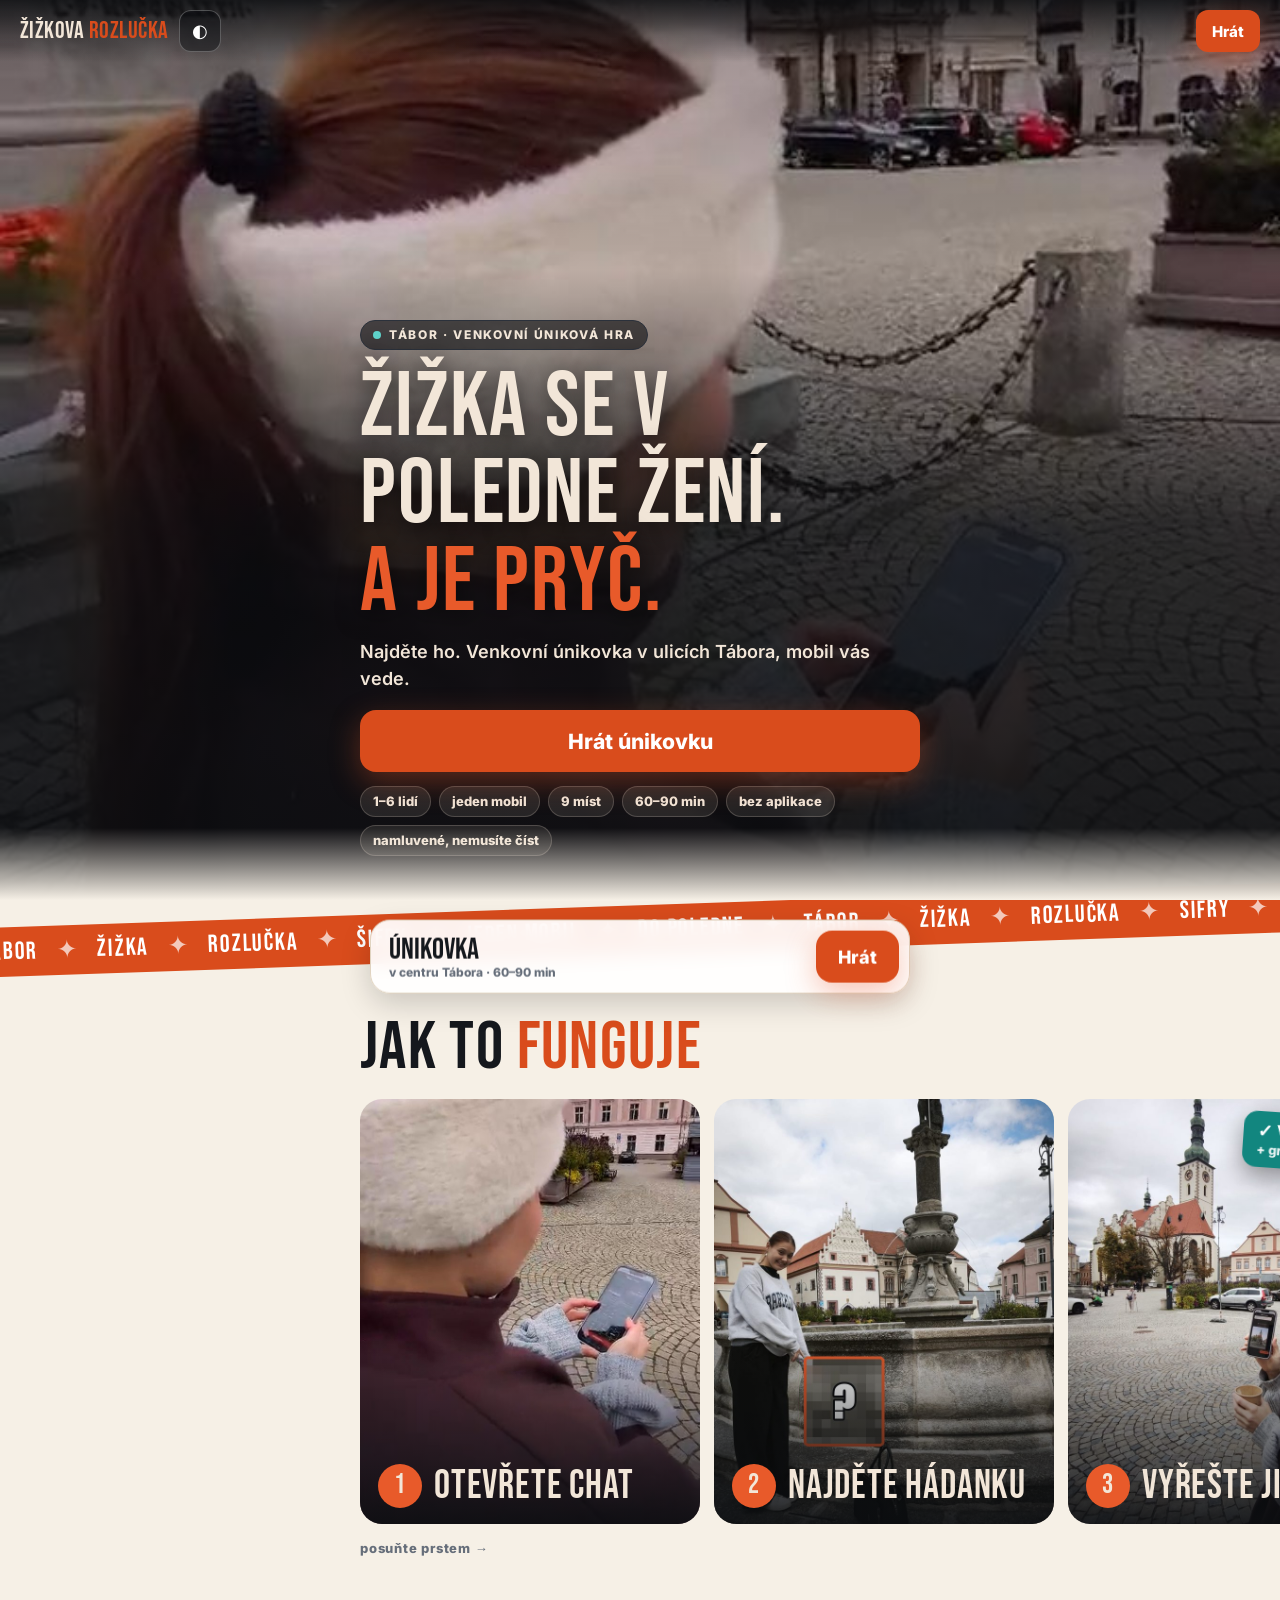
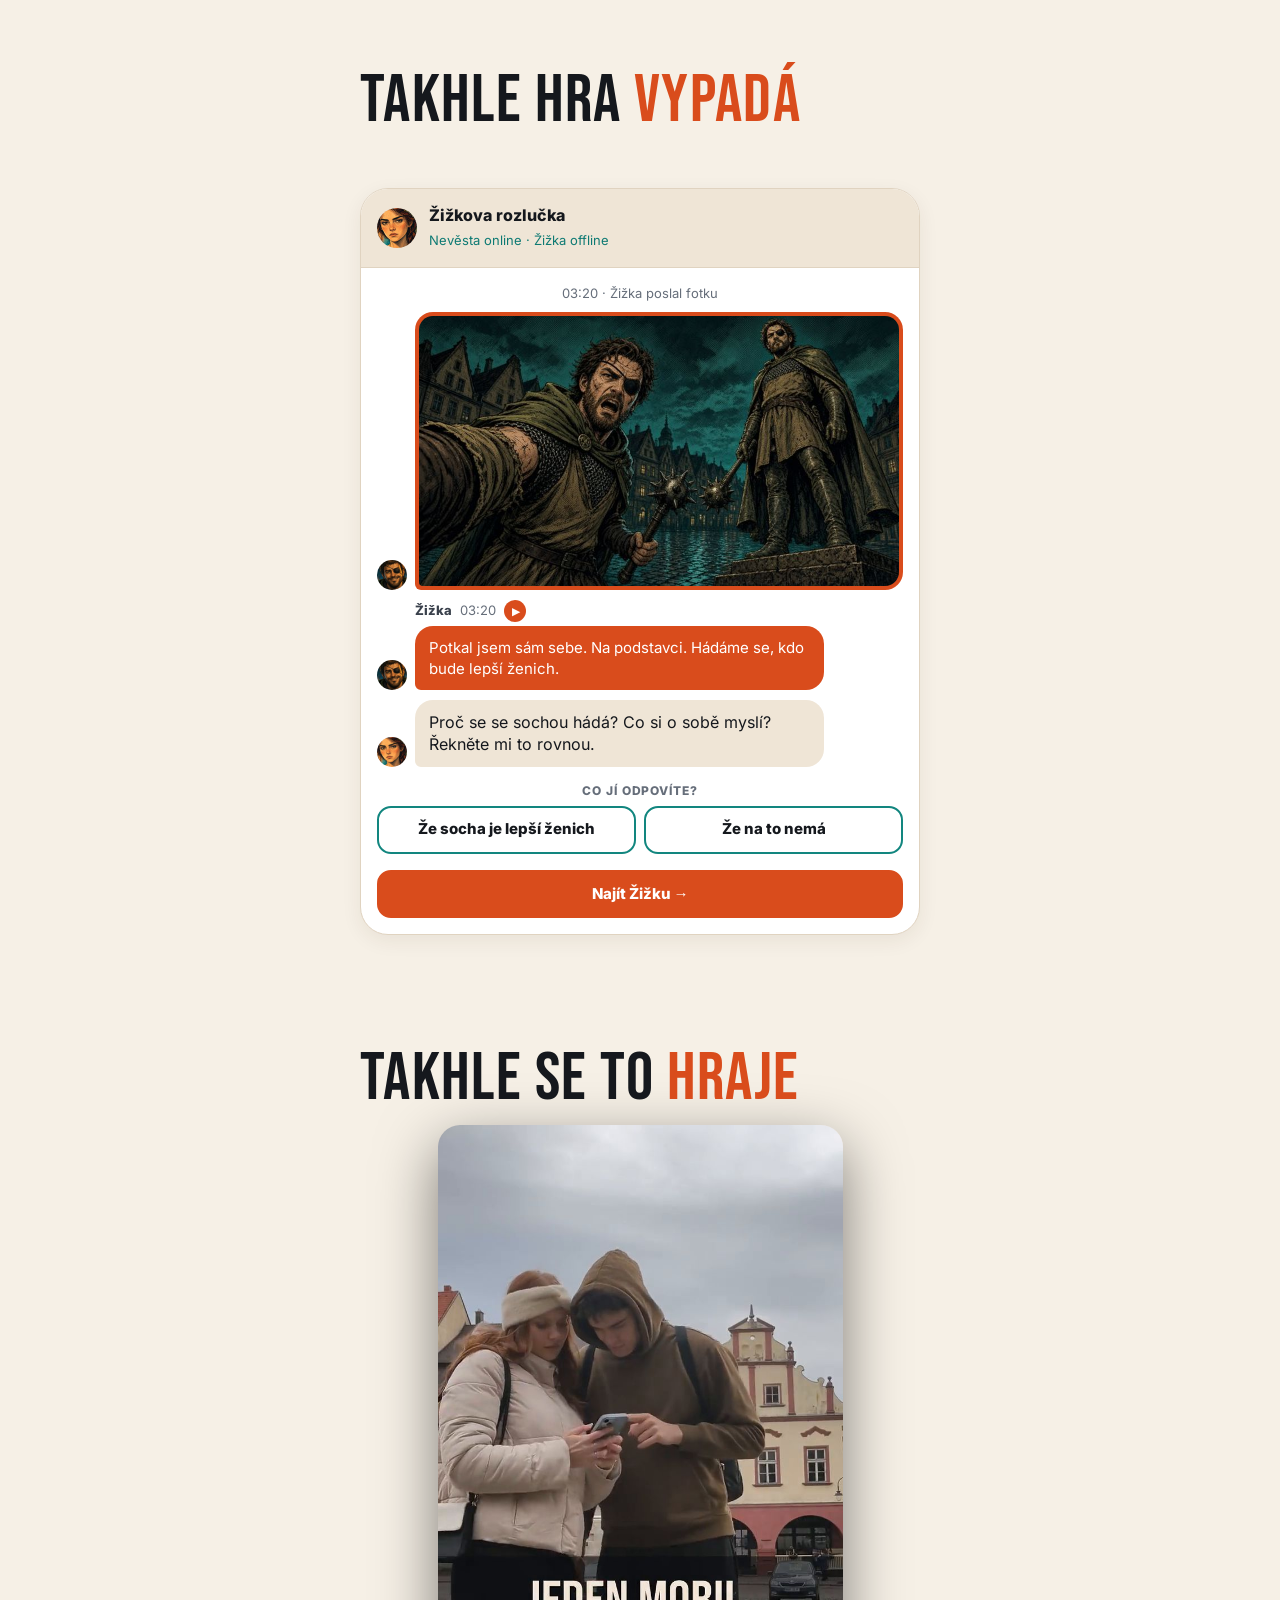
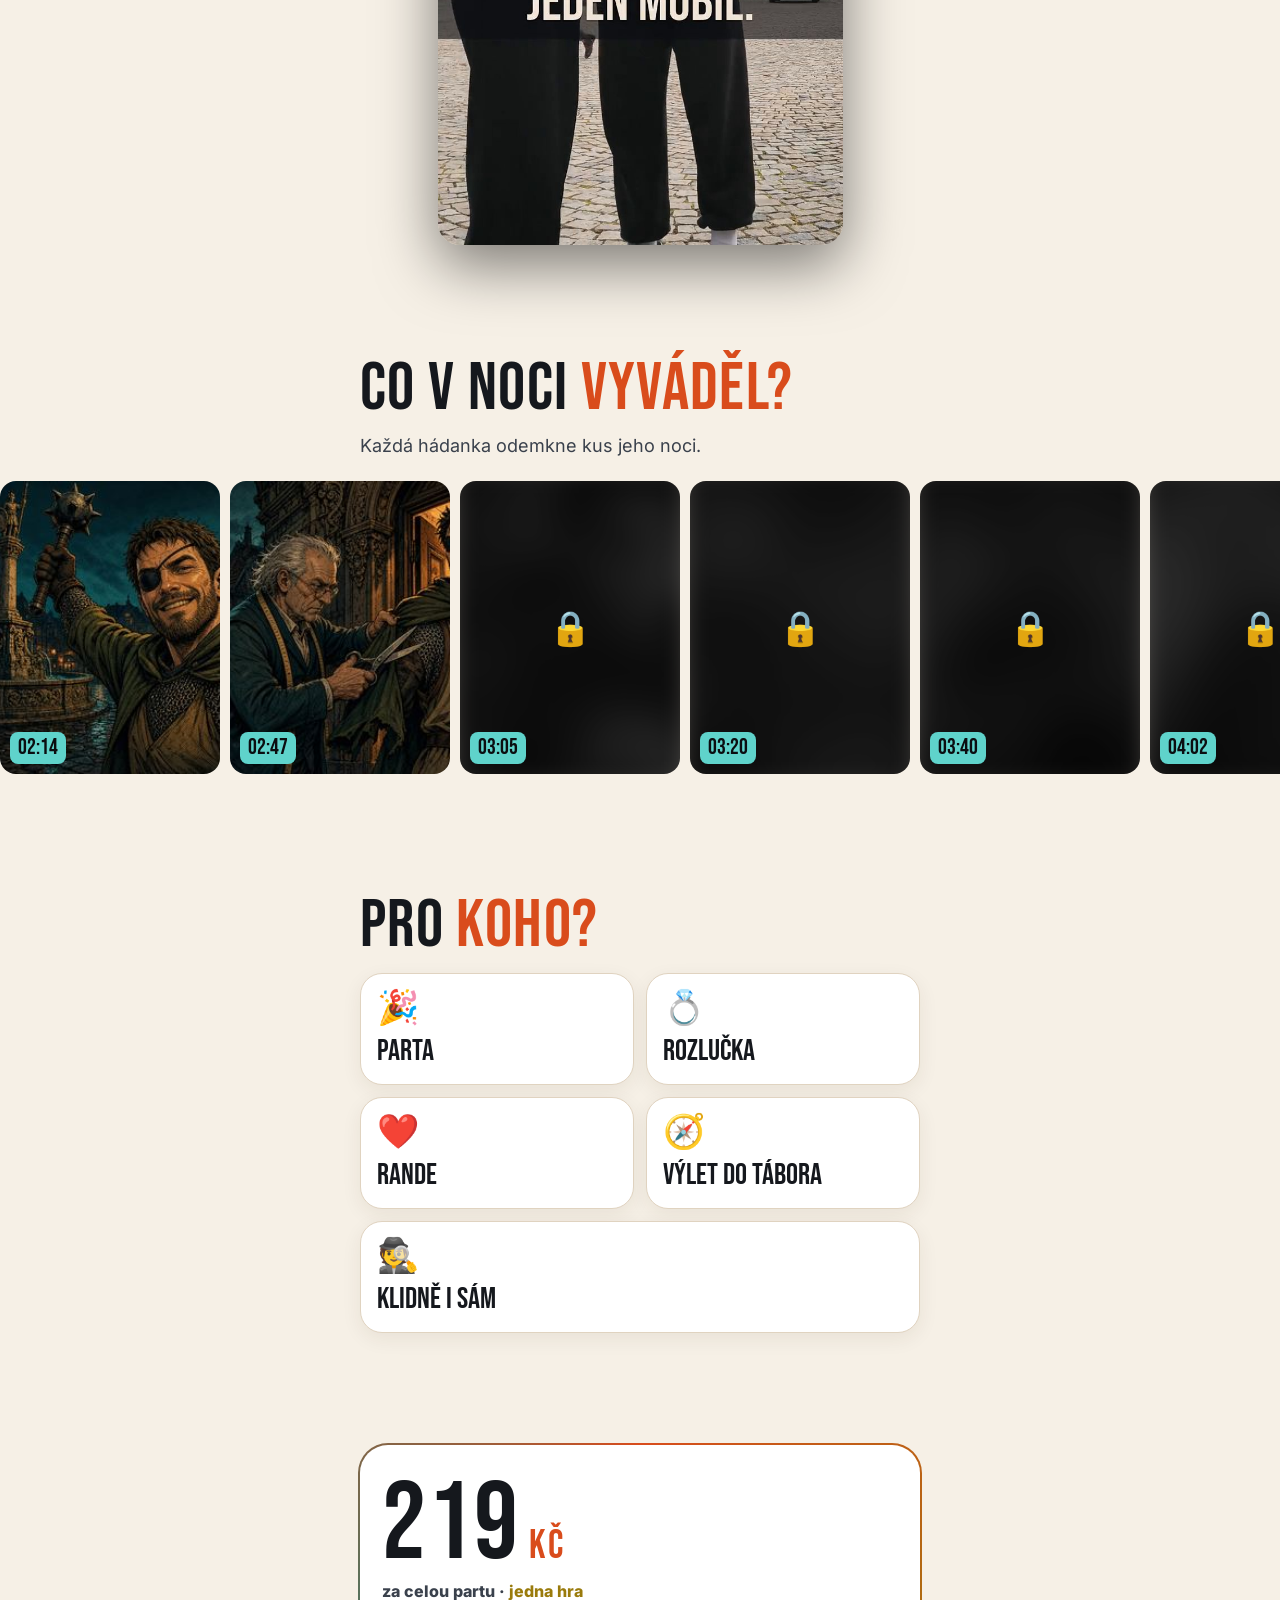
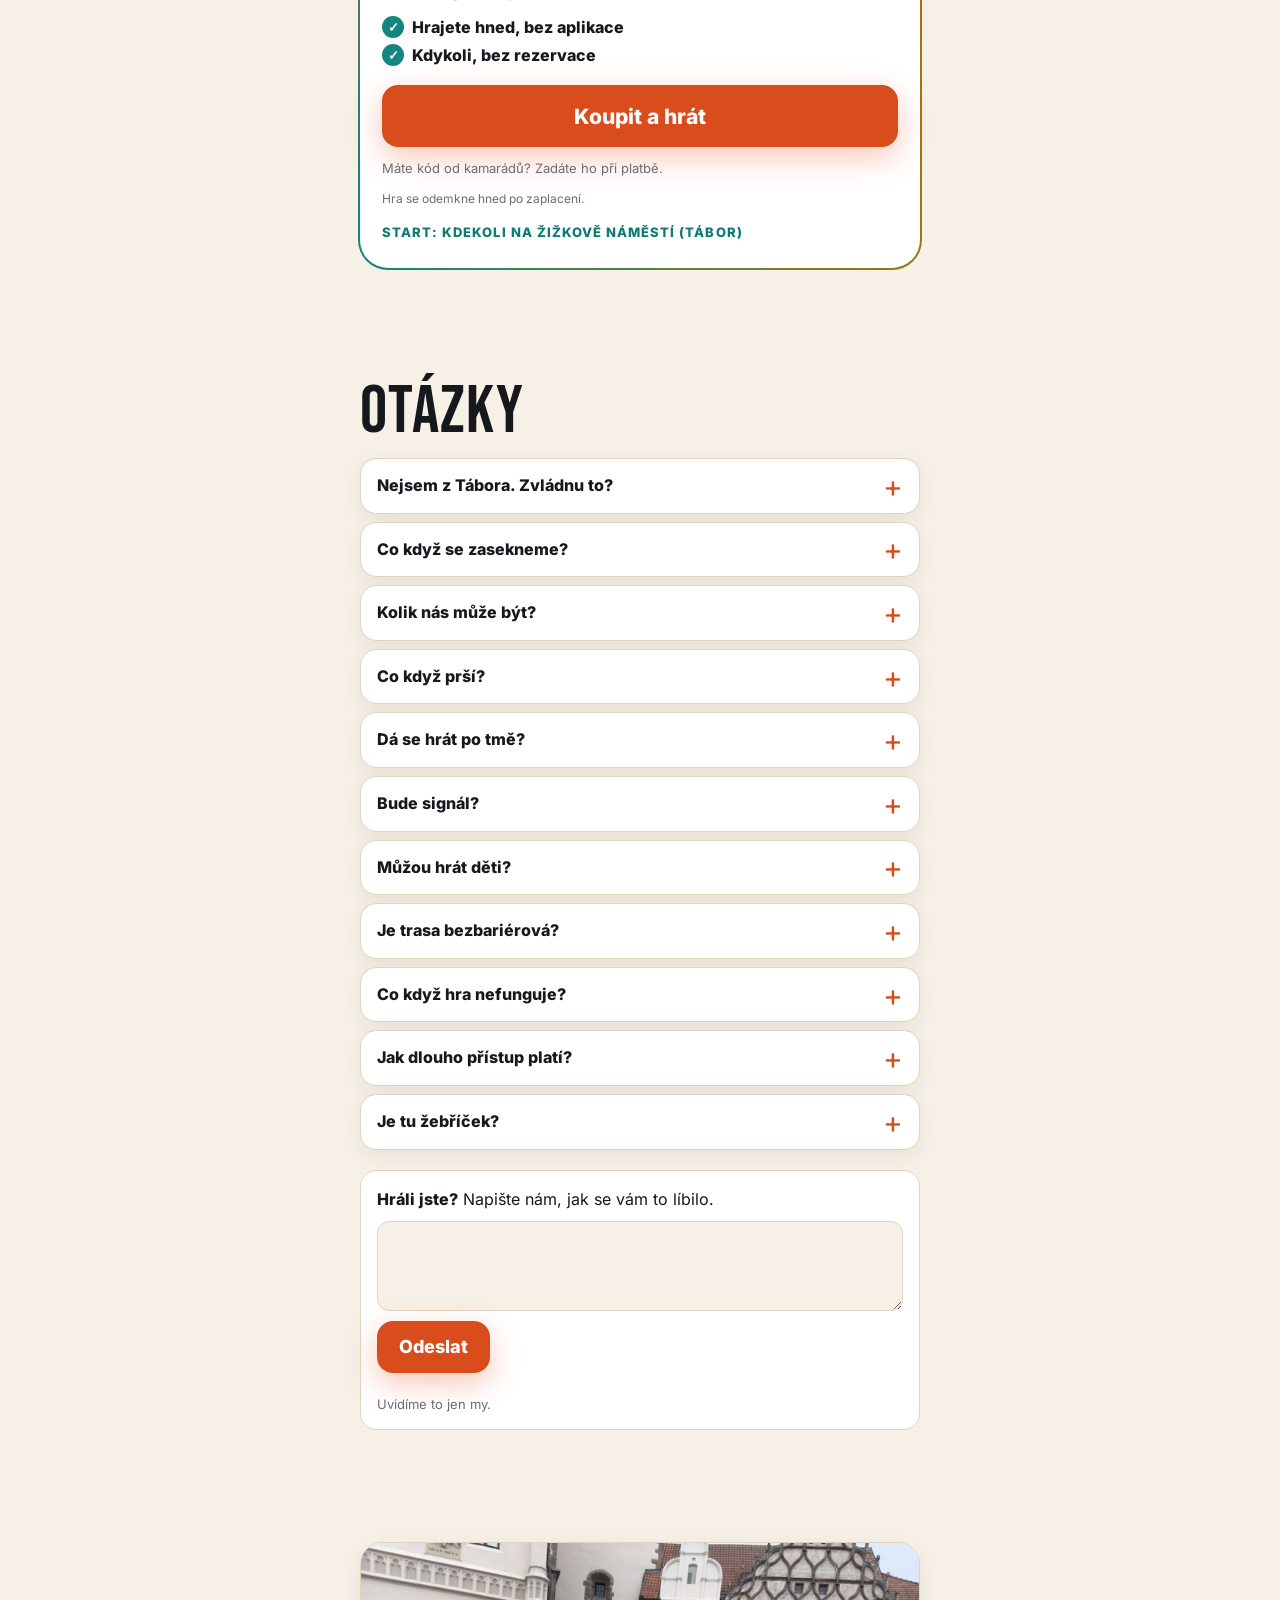
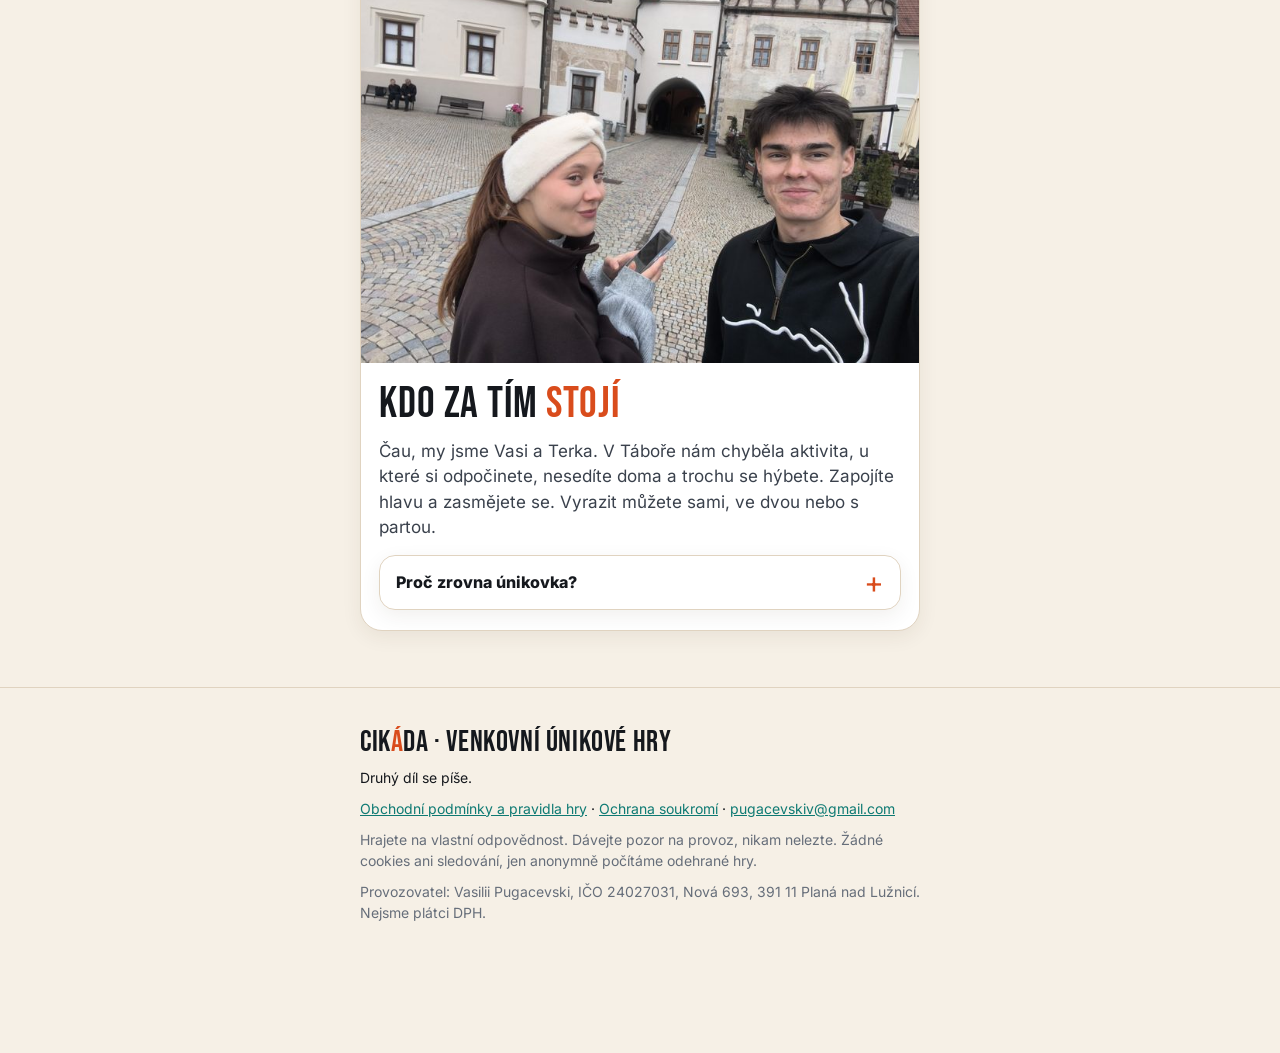
<file: index.html>
<!doctype html>
<html lang="cs">
<head>
<meta charset="utf-8">
<meta name="viewport" content="width=device-width,initial-scale=1,viewport-fit=cover">
<title>Žižkova rozlučka – venkovní úniková hra v Táboře | CIKÁDA</title>
<meta name="description" content="Žižka se v poledne žení. A je pryč. Venkovní úniková hra pro partu 1–6 lidí v centru Tábora: 9 míst, jeden mobil, žádná aplikace. Hrajte kdykoli.">
<meta name="theme-color" content="#0B0D10">
<link rel="canonical" href="https://vavski.github.io/tabor-hra/">
<meta property="og:type" content="website">
<meta property="og:title" content="Žižkova rozlučka – venkovní úniková hra v Táboře">
<meta property="og:description" content="Žižka se v poledne žení. A je pryč. Najděte ho do poledne. 9 míst, jeden mobil, žádná aplikace.">
<meta property="og:image" content="https://vavski.github.io/tabor-hra/img/og.jpg">
<meta property="og:locale" content="cs_CZ">
<meta name="twitter:card" content="summary_large_image">
<link rel="icon" href="data:image/svg+xml,%3Csvg xmlns='http://www.w3.org/2000/svg' viewBox='0 0 64 64'%3E%3Crect width='64' height='64' rx='12' fill='%230B0D10'/%3E%3Ctext x='32' y='46' font-size='40' text-anchor='middle' font-family='Impact,sans-serif' fill='%23E85A2A'%3EŽ%3C/text%3E%3C/svg%3E">
<script>try{var t=localStorage.getItem("zr-theme");if(t)document.documentElement.setAttribute("data-theme",t)}catch(e){}</script>
<link rel="stylesheet" href="web/v5.css?v=20261103">
<script src="web/config.js?v=20261105"></script>
</head>
<body>
<a class="skip" href="#main">Přeskočit na obsah</a>

<header class="top">
  <a class="logo" href="#" aria-label="Žižkova rozlučka, nahoru">ŽIŽKOVA <span>ROZLUČKA</span></a>
  <button class="theme" type="button" id="theme" aria-label="Přepnout světlý a tmavý vzhled">◐</button>
  <a class="btn sm" data-cta href="#koupit"><span data-cta-label>Hrát</span></a>
</header>

<main id="main">

<!-- 1 · úvod: video, jedna věta, tlačítko -->
<section class="hero" aria-labelledby="h1">
  <video class="hero-bg" src="img/v5/uvod.mp4" poster="img/v5/uvod.jpg" autoplay muted loop playsinline aria-hidden="true"></video>
  <div class="hero-in">
    <p class="pill"><i></i>Tábor · venkovní úniková hra</p>
    <h1 id="h1">Žižka se v poledne žení.<br><span>A je pryč.</span></h1>
    <p class="hero-sub">Najděte ho. Venkovní únikovka v&nbsp;ulicích Tábora, mobil vás vede.</p>
    <a class="btn big shine" data-cta href="#koupit"><span data-cta-label>Hrát</span></a>
    <ul class="chips">
      <li>1–6 lidí</li><li>jeden mobil</li><li>9 míst</li><li>60–90 min</li><li>bez aplikace</li><li>namluvené, nemusíte číst</li>
    </ul>
  </div>
</section>

<div class="marq" aria-hidden="true"><div>
  <span>TÁBOR</span><b>✦</b><span>ŽIŽKA</span><b>✦</b><span>ROZLUČKA</span><b>✦</b><span>ŠIFRY</span><b>✦</b><span>JEDEN MOBIL</span><b>✦</b><span>DO POLEDNE</span><b>✦</b>
  <span>TÁBOR</span><b>✦</b><span>ŽIŽKA</span><b>✦</b><span>ROZLUČKA</span><b>✦</b><span>ŠIFRY</span><b>✦</b><span>JEDEN MOBIL</span><b>✦</b><span>DO POLEDNE</span><b>✦</b>
</div></div>

<!-- 2 · jak to jde: tři fotky -->
<section id="jak" aria-labelledby="jak-t">
  <div class="wrap">
    <h2 id="jak-t" class="reveal">Jak to <span>funguje</span></h2>
  </div>
  <div class="cards" tabindex="0" aria-label="Čtyři kroky, posuňte prstem">
    <figure class="card reveal"><img src="img/v5/krok1.jpg" alt="Hráčka na náměstí drží mobil s chatem hry" loading="lazy" width="720" height="900">
      <figcaption><b>1</b>Otevřete chat</figcaption></figure>
    <figure class="card reveal d1"><img src="img/v5/krok2.jpg" alt="Hráčka ukazuje na kašnu, místo s hádankou je zakryté" loading="lazy" width="720" height="900">
      <figcaption><b>2</b>Najděte hádanku</figcaption></figure>
    <figure class="card reveal d2"><img src="img/v5/krok3.jpg" alt="Hráčka se na náměstí směje a ukazuje mobil, hádanku vyřešila" loading="lazy" width="720" height="900">
      <span class="win">✓ VYŘEŠENO<small>+ groše do kasy</small></span>
      <figcaption><b>3</b>Vyřešte ji</figcaption></figure>
    <figure class="card reveal d3"><img src="img/v5/krok4.jpg" alt="Dva hráči na náměstí, každý ukazuje jiným směrem" loading="lazy" width="720" height="900">
      <span class="win alt">DO 12:00<small>jinak poprava</small></span>
      <figcaption><b>4</b>Najděte Žižku</figcaption></figure>
  </div>
  <div class="wrap"><p class="swipe">posuňte prstem →</p></div>
</section>

<!-- 3 · moment ze hry (stanice 4): skutečný obrázek, hlasovky a volba ze hry; nic nehraje samo -->
<section id="chat-sec" aria-labelledby="chat-t">
  <div class="wrap">
    <h2 id="chat-t" class="reveal">Takhle hra <span>vypadá</span></h2>
    <p class="lead reveal">Žižka vám celou noc posílá fotky a hlasovky. A vy rozhodujete.</p>
    <div class="phone reveal" id="chat">
      <div class="ph-top"><img src="img/av-nevesta.jpg" alt="" width="40" height="40"><div><b>Žižkova rozlučka</b><small>Nevěsta online · Žižka offline</small></div></div>
      <div class="ph-body">
        <div class="m sys">03:20 · Žižka poslal fotku</div>
        <figure class="m zz foto"><img src="img/v5/socha.jpg" alt="Žižka si v noci dělá selfie a hádá se se svou vlastní sochou" loading="lazy" width="720" height="405"></figure>
        <div class="hlas"><div class="meta"><b>Žižka</b><span>03:20</span><button type="button" class="play" data-src="img/v5/hlas-socha.mp3" aria-label="Přehrát hlasovku Žižky">▶</button></div>
          <div class="m zz">Potkal jsem sám sebe. Na podstavci. Hádáme se, kdo bude lepší ženich.</div></div>
        <div class="m nev">Proč se se sochou hádá? Co si o sobě myslí? Řekněte mi to rovnou.</div>
        <p class="volba-t">Co jí odpovíte?</p>
        <div class="volba">
          <button type="button" data-src="img/v5/hlas-volba-socha.mp3" data-t="Socha by aspoň nechrápala. Ale nevezmu si nic, co váží tři tuny. Dál.">Že socha je lepší ženich</button>
          <button type="button" data-src="img/v5/hlas-volba-nema.mp3" data-t="…Tak to mu u oltáře vymluvím. Hlavně ho najděte.">Že na to nemá</button>
        </div>
        <div class="hlas hide" id="volba-out"><div class="meta"><b>Nevěsta</b><span>teď</span><button type="button" class="play" data-src="" aria-label="Přehrát hlasovku nevěsty">▶</button></div>
          <div class="m nev"></div></div>
      </div>
      <div class="ph-quick"><a href="#koupit">Najít Žižku →</a></div>
    </div>
  </div>
</section>

<!-- 4 · video ukázka -->
<section aria-labelledby="vid-t">
  <div class="wrap">
    <h2 id="vid-t" class="reveal">Takhle se to <span>hraje</span></h2>
    <div class="vid reveal">
      <video src="img/v5/ukazka.mp4" poster="img/v5/ukazka.jpg" muted loop playsinline preload="none" data-autoplay aria-label="Krátké video z hraní na náměstí v Táboře"></video>
    </div>
  </div>
</section>

<!-- 6 · okénka noci -->
<section class="noc" aria-labelledby="noc-t">
  <div class="wrap">
    <h2 id="noc-t" class="reveal">Co v noci <span>vyváděl?</span></h2>
    <p class="lead reveal">Každá hádanka odemkne kus jeho noci.</p>
  </div>
  <div class="okna" tabindex="0" aria-label="Devět okének Žižkovy noci">
    <figure class="okno"><img src="img/noc/1.jpg" alt="Žižka si u kašny dělá selfie" loading="lazy"><figcaption>02:14</figcaption></figure>
    <figure class="okno"><img src="img/noc/2.jpg" alt="Krejčí stříhá Žižkovi rukáv pláště" loading="lazy"><figcaption>02:47</figcaption></figure>
    <figure class="okno lock"><img src="img/noc/3.jpg" alt="" loading="lazy"><figcaption>03:05</figcaption></figure>
    <figure class="okno lock"><img src="img/noc/4.jpg" alt="" loading="lazy"><figcaption>03:20</figcaption></figure>
    <figure class="okno lock"><img src="img/noc/5.jpg" alt="" loading="lazy"><figcaption>03:40</figcaption></figure>
    <figure class="okno lock"><img src="img/noc/6.jpg" alt="" loading="lazy"><figcaption>04:02</figcaption></figure>
    <figure class="okno lock"><img src="img/noc/7.jpg" alt="" loading="lazy"><figcaption>04:30</figcaption></figure>
    <figure class="okno lock"><img src="img/noc/8.jpg" alt="" loading="lazy"><figcaption>04:50</figcaption></figure>
    <figure class="okno lock fin"><img src="img/noc/9.jpg" alt="" loading="lazy"><figcaption>05:02</figcaption></figure>
  </div>
</section>

<!-- 7 · pro koho -->
<section aria-labelledby="kdo-t">
  <div class="wrap">
    <h2 id="kdo-t" class="reveal">Pro <span>koho?</span></h2>
    <ul class="tiles">
      <li class="reveal"><i>🎉</i>Parta</li>
      <li class="reveal d1"><i>💍</i>Rozlučka</li>
      <li class="reveal d2"><i>❤️</i>Rande</li>
      <li class="reveal d3"><i>🧭</i>Výlet do Tábora</li>
      <li class="reveal wide"><i>🕵️</i>Klidně i sám</li>
    </ul>
  </div>
</section>

<!-- 8 · koupit -->
<section id="koupit" aria-labelledby="koupit-t">
  <div class="wrap">
    <div class="buy reveal">
      <h2 id="koupit-t" class="sr">Hrát</h2>
      <div data-only="prodej">
        <div class="price"><s class="hide" id="price-old"></s><span id="price">219</span><small>Kč</small></div>
        <p class="per">za celou partu · <span id="price-note">zaváděcí cena</span></p>
      </div>
      <div data-only="zdarma">
        <div class="price">Zdarma</div>
        <p class="per">První party hrají zdarma. Na konci jen tři kliky v dotazníku.</p>
      </div>
      <div data-only="brzy">
        <div class="price">Brzy</div>
        <p class="per">Napište nám a dáme vědět, až hra vyjde.</p>
      </div>
      <ul class="ticks">
        <li>Hrajete hned, bez aplikace</li>
        <li>Kdykoli, bez rezervace</li>
      </ul>
      <div data-only="prodej">
        <a class="btn big shine" id="pay-btn" href="#" rel="noopener">Koupit a hrát</a>
        <p class="small" data-kod>Máte kód od kamarádů? Zadáte ho při platbě.</p>
        <p class="small drobne">Hra se odemkne hned po zaplacení.</p>
        <p class="small hide" id="paid-note">Na tomhle telefonu už máte zaplaceno, hra si pamatuje, kde jste skončili. <a id="pay-again" href="#" rel="noopener">Koupit pro další partu</a></p>
        <p class="small hide" id="pay-missing">Platba se připravuje. Napište si o hru na <a data-mail href="#">e-mail</a>.</p>
      </div>
      <div data-only="zdarma">
        <a class="btn big shine" id="play-btn" href="hra/">Hrát zdarma</a>
        <p class="small">Hra je venkovní. Hrajete na vlastní odpovědnost, podle <a href="podminky.html">pravidel hry</a>.</p>
      </div>
      <div data-only="brzy">
        <a class="btn big" data-mail data-subject="Chci vědět, až Žižkova rozlučka vyjde" href="#">Napsat e-mail</a>
      </div>
      <p class="start">Start: kdekoli na Žižkově náměstí (Tábor)</p>
    </div>
  </div>
</section>

<!-- 9 · otázky -->
<section id="faq" aria-labelledby="faq-t">
  <div class="wrap">
    <h2 id="faq-t" class="reveal">Otázky</h2>
    <div class="faq">
      <details><summary>Nejsem z Tábora. Zvládnu to?</summary><p>Ano. Chat vás provede od místa k místu. Start je kdekoli na Žižkově náměstí v centru Starého Města, asi 10 minut pěšky od zastávky Křižíkovo náměstí.</p></details>
      <details><summary>Co když se zasekneme?</summary><p>Na každém místě jsou nápovědy. Ta poslední řekne řešení.</p></details>
      <details><summary>Kolik nás může být?</summary><p>1–6 lidí na jeden mobil. Větší parta se rozdělí na dvě a soutěží.</p></details>
      <details><summary>Co když prší?</summary><p>Hraje se venku. Když leje, přerušte to. Hra si pamatuje, kde jste.</p></details>
      <details><summary>Dá se hrát po tmě?</summary><p>Ano. Centrum je osvětlené a všechno najdete i po setmění.</p></details>
      <details><summary>Bude signál?</summary><p>Otevřete hru doma na wifi (asi 4 MB). Pak jde dohrát i bez signálu.</p></details>
      <details><summary>Můžou hrát děti?</summary><p>Hádanky zvládnou. Jenže Žižka je po rozlučce a nemluví jako v čítance. Proto od 15 let.</p></details>
      <details><summary>Je trasa bezbariérová?</summary><p>Ano, na trase nejsou schody. Počítejte jen s dlažbou.</p></details>
      <details><summary>Co když hra nefunguje?</summary><p>Napište nám na <a data-mail href="#">e-mail</a>, co se stalo. Opravíme to, nebo vám vrátíme peníze.</p></details>
      <details><summary>Jak dlouho přístup platí?</summary><p><span data-validity>6</span> měsíců od zaplacení, jedna hra pro jednu partu.</p></details>
      <details><summary>Je tu žebříček?</summary><p>Nejlepší roty zveřejňujeme na Instagramu. Pošlete nám kartu z konce hry.</p></details>
    </div>
    <form class="nazor hide" id="nazor" novalidate>
      <label for="nazor-t"><b>Hráli jste?</b> Napište nám, jak se vám to líbilo.</label>
      <textarea id="nazor-t" rows="3" maxlength="1500" required></textarea>
      <button class="btn" type="submit">Odeslat</button>
      <p class="small">Uvidíme to jen my.</p>
      <p class="dik hide" role="status">Díky, přečteme si to.</p>
    </form>
  </div>
</section>

<!-- 10 · o nás -->
<section id="o-nas" aria-labelledby="onas-t">
  <div class="wrap">
    <figure class="onas reveal">
      <img src="img/v5/onas.jpg" alt="Vasi a Terka, autoři hry, na náměstí v Táboře" loading="lazy" width="720" height="541">
      <figcaption><h2 id="onas-t">Kdo za tím <span>stojí</span></h2>
        <p>Čau, my jsme Vasi a Terka. V Táboře nám chyběla aktivita, u které si odpočinete, nesedíte doma a trochu se hýbete. Zapojíte hlavu a zasmějete se. Vyrazit můžete sami, ve dvou nebo s partou.</p>
        <div class="faq proc"><details><summary>Proč zrovna únikovka?</summary><p>Únikovky mě baví od malička. Mám rád chvíli, kdy si nad něčím lámu hlavu, a pak mi to docvakne. Na chvíli přitom vypnu od skutečných starostí. Tahle dětská radost z vyřešeného úkolu mi v dospělém životě chyběla, tak jsem ji postavil přímo do ulic Tábora. Proto jsou některé hádanky jednoduché a vtipné. <b>Vasi</b></p></details></div>
        <a class="ig hide" id="ig2" data-ig href="#" rel="noopener">Instagram</a></figcaption>
    </figure>
  </div>
</section>

</main>

<footer>
  <div class="wrap">
    <p class="foot-logo">CIK<span>Á</span>DA · venkovní únikové hry</p>
    <p>Druhý díl se píše.</p>
    <p><a href="podminky.html">Obchodní podmínky a pravidla hry</a> · <a href="soukromi.html">Ochrana soukromí</a> · <a data-mail href="#">e-mail</a></p>
    <p class="muted">Hrajete na vlastní odpovědnost. Dávejte pozor na provoz, nikam nelezte. Žádné cookies ani sledování, jen anonymně počítáme odehrané hry.</p>
    <p class="muted" id="seller"></p>
  </div>
</footer>

<div class="bar" id="bar">
  <div id="bar-price">Únikovka<small>v centru Tábora · 60–90 min</small></div>
  <a class="btn shine" data-cta href="#koupit"><span data-cta-label>Hrát</span></a>
</div>
<div class="toast" id="toast" role="status"></div>

<script src="web/v5.js?v=20261104"></script>
</body>
</html>
</file>
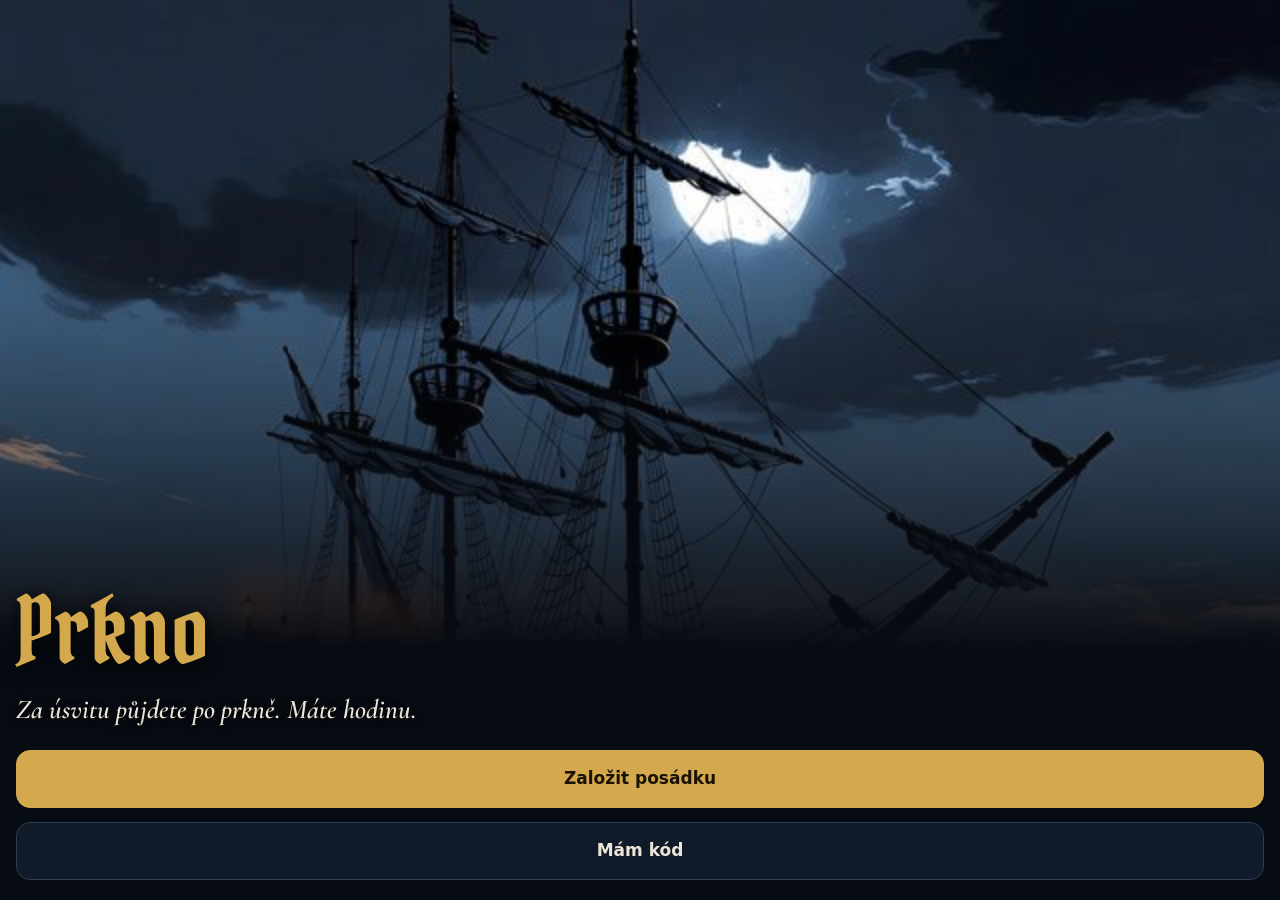
<file: posadka-r4t8/prkno/index.html>
<!doctype html>
<html lang="cs">
<head>
<meta charset="utf-8">
<meta name="viewport" content="width=device-width,initial-scale=1,viewport-fit=cover">
<meta name="robots" content="noindex,nofollow">
<meta name="theme-color" content="#070b12">
<title>Prkno</title>
<link rel="stylesheet" href="https://fonts.googleapis.com/css2?family=Pirata+One&family=Cormorant+Garamond:ital,wght@1,600&display=swap">
<style>
/* Prkno · verze na playtest 15. 11. 2026. 2–4 telefony. Obrázky postav: Grok (img/), hlas Barta: lokální TTS (audio/). */
:root{--bg:#070b12;--panel:#101a28;--panel2:#16233a;--line:#2a3e58;--fg:#ece6d8;--muted:#93a1b3;--brass:#d4a94e;--ok:#5fd38d;--bad:#ef6a5b;color-scheme:dark}
*{box-sizing:border-box}
html,body{margin:0;height:100%;background:var(--bg);color:var(--fg);font:17px/1.4 system-ui,-apple-system,"Segoe UI",Roboto,sans-serif;-webkit-tap-highlight-color:transparent;overscroll-behavior:none}
button{font:inherit;color:inherit}
.screen{position:fixed;inset:0;display:none;flex-direction:column;overflow:auto;gap:14px;padding:calc(env(safe-area-inset-top) + 20px) max(16px,env(safe-area-inset-right)) calc(env(safe-area-inset-bottom) + 20px) max(16px,env(safe-area-inset-left))}
.screen.on{display:flex}
#s-start{background:linear-gradient(#070b1200 30%,#070b12 72%),url(img/cover.jpg) center top/cover no-repeat;justify-content:flex-end}
.logo{font-family:"Pirata One",serif;font-weight:400;font-size:92px;line-height:1;margin:0;color:var(--brass);text-shadow:0 4px 20px #000}
.tag{margin:0 0 8px;font-family:"Cormorant Garamond",serif;font-style:italic;font-weight:600;font-size:27px;text-shadow:0 2px 10px #000}
h2{font-family:"Pirata One",serif;font-weight:400;font-size:38px;margin:4px 0 0;color:var(--brass)}
.note{color:var(--muted);font-size:15px;margin:0}
.btn{appearance:none;border:1px solid var(--line);background:var(--panel);font-weight:650;padding:16px;border-radius:14px;text-align:center;width:100%;cursor:pointer}
.btn.primary{background:var(--brass);border-color:var(--brass);color:#1a1205}
.btn:disabled{opacity:.45}
.btn:focus-visible,.chip:focus-visible,.dial button:focus-visible,.tile:focus-visible{outline:3px solid var(--brass);outline-offset:2px}
.chip{appearance:none;border:1px solid var(--line);background:#101a28d9;font-size:14px;padding:8px 12px;border-radius:999px;cursor:pointer;white-space:nowrap}
.back{align-self:flex-start}
.nums{display:grid;grid-template-columns:repeat(3,1fr);gap:10px}
.nums .btn{font-size:34px;padding:22px 0}
.code{font-size:58px;font-weight:800;letter-spacing:.18em;text-align:center;padding:18px 0;border:2px dashed var(--brass);border-radius:18px;color:var(--brass)}
input[type=text]{width:100%;min-width:0;font:inherit;font-size:26px;padding:12px;border-radius:12px;border:1px solid var(--line);background:#050a12;color:var(--fg);text-transform:uppercase;letter-spacing:.2em}
.tiles{display:grid;grid-template-columns:repeat(2,minmax(0,1fr));gap:12px}
.tile{min-width:0;appearance:none;border:2px solid var(--line);background:var(--panel);border-radius:16px;padding:8px;cursor:pointer;display:flex;flex-direction:column;align-items:center;gap:6px}
.tile .pics{display:flex;gap:4px;width:100%}
.tile img{flex:1;min-width:0;aspect-ratio:1;object-fit:cover;border-radius:10px}
.tile b{font-family:"Pirata One",serif;font-weight:400;font-size:24px;color:var(--brass)}
.back-card{aspect-ratio:3/4;font-family:"Pirata One",serif;font-size:60px;color:var(--brass);background:repeating-linear-gradient(45deg,#14202f 0 10px,#101a28 10px 20px);border-radius:16px;border:2px solid var(--line);cursor:pointer}
#spin{position:fixed;inset:0;z-index:45;display:none;flex-direction:column;align-items:center;justify-content:center;gap:16px;background:#070b12f2}
#spin.on{display:flex}
#spin img{width:min(70vw,320px);aspect-ratio:1;object-fit:cover;border-radius:22px;border:3px solid var(--brass)}
.pc{border:1px solid var(--line);border-radius:20px;overflow:hidden;background:var(--panel)}
.pc img{width:100%;aspect-ratio:1;object-fit:cover;display:block}
.pc .nick{font-family:"Pirata One",serif;font-size:58px;line-height:1;color:#fff;text-align:center;margin:-64px 0 0;position:relative;text-shadow:0 3px 14px #000;padding-bottom:10px}
.pc .bio{padding:14px 16px;border-top:1px solid var(--line);font-size:18px;line-height:1.45}
.pc .role{text-align:center;font-size:14px;letter-spacing:.2em;text-transform:uppercase;color:var(--brass);padding-bottom:10px}
.stats{display:grid;gap:9px;padding:14px 16px;border-top:1px solid var(--line)}
.stat{display:grid;grid-template-columns:78px 1fr;align-items:center;gap:10px;font-size:16px;color:var(--muted)}
.pips{display:flex;gap:5px}.pips i{flex:1;height:10px;border-radius:5px;background:#24344a}.pips i.on{background:var(--brass)}
#prolog{position:fixed;inset:0;z-index:46;display:none;background:#000;overflow:hidden}
#prolog.on{display:block}
#prolog img{position:absolute;inset:0;width:100%;height:100%;object-fit:cover;animation:kb 12s ease-out forwards}
#prolog::after{content:"";position:absolute;inset:0;background:linear-gradient(#0000 45%,#000d 80%);pointer-events:none}
@keyframes kb{from{transform:scale(1.18)}to{transform:scale(1.02)}}
#prologTxt{position:absolute;z-index:1;left:0;right:0;bottom:calc(env(safe-area-inset-bottom) + 100px);padding:0 22px;text-align:center;font-family:"Cormorant Garamond",serif;font-style:italic;font-weight:600;font-size:28px;line-height:1.25;text-shadow:0 2px 12px #000}
#prologBtns{position:absolute;z-index:1;left:16px;right:16px;bottom:calc(env(safe-area-inset-bottom) + 20px);display:flex;gap:8px}
.endimg{width:100%;aspect-ratio:1;object-fit:cover;border-radius:16px;display:block;margin-bottom:12px}
.endttl{font-family:"Pirata One",serif;font-size:44px;line-height:1;color:var(--brass);text-align:center;margin:0 0 8px}
.pc .line{font-family:"Cormorant Garamond",serif;font-style:italic;font-weight:600;font-size:24px;text-align:center}
.secret{background:#1d0f12;border:1px dashed #7a3540;border-radius:14px;padding:14px;cursor:pointer;user-select:none;-webkit-user-select:none;text-align:center}
.secret .hid{filter:blur(9px);font-size:18px;margin-top:6px}
.secret .lbl{font-size:16px;color:#e7a0a8}
.row{display:flex;gap:8px;align-items:stretch}
.row .btn{padding:12px;flex:1}
#s-game{padding:0;gap:0;overflow:hidden}
.gbar{display:flex;gap:8px;align-items:center;padding:calc(env(safe-area-inset-top) + 10px) 12px 8px;background:var(--panel);border-bottom:1px solid var(--line)}
.gch{flex:1;font-family:"Pirata One",serif;font-size:28px;line-height:1.1;color:var(--brass)}
.dawn{height:4px;background:linear-gradient(90deg,#1a2a44,#e8a35a);transform-origin:left;transform:scaleX(0);transition:transform 1s}
.tabs{display:flex;gap:6px;padding:8px 12px;overflow-x:auto;border-bottom:1px solid var(--line)}
.tabs:empty{display:none}
.tabs .chip{font-size:16px;padding:9px 14px}
.tabs .chip[aria-selected=true]{background:var(--brass);border-color:var(--brass);color:#1a1205;font-weight:700}
.stage{flex:1;position:relative;overflow:hidden}
.pane{position:absolute;inset:0;overflow:auto;padding:14px 12px 20px;display:none}
.pane.on{display:block}
.gbottom{display:flex;flex-direction:column;gap:8px;padding:10px 12px calc(env(safe-area-inset-bottom) + 12px);background:var(--panel);border-top:1px solid var(--line);max-height:56vh;overflow:auto}
.msg{display:flex;gap:10px;align-items:center;background:var(--panel2);border:1px solid var(--line);border-radius:14px;padding:8px 12px 8px 8px;font-size:17px}
.msg img{width:46px;height:46px;border-radius:50%;object-fit:cover;flex:0 0 46px}
.lbl{font-size:14px;color:var(--muted)}
.big1{font-size:21px;font-weight:700;margin:0 0 12px}
.heslo{display:grid;grid-template-columns:repeat(3,1fr);gap:8px}
.heslo .btn{padding:12px 4px;font-size:15px}
.bigword{font-size:44px;font-weight:800;text-align:center;letter-spacing:.08em;color:var(--brass)}
.card{background:var(--panel);border:1px solid var(--line);border-radius:14px;padding:12px;margin-bottom:12px}
.wall{background:#1b1a17;border:1px solid #3a352c;border-radius:12px;padding:14px;display:flex;flex-wrap:wrap;gap:16px;justify-content:center}
.pair{display:flex;align-items:center;gap:6px;padding:8px 10px;border:1px dashed #6b604c;border-radius:10px}
.pair .ar{font-size:28px;color:#cbbd9e}
.smell{background:#1b1a17;border:1px solid #3a352c;border-radius:12px;padding:12px 14px;margin-bottom:8px;display:flex;align-items:center;gap:12px;font-size:22px}
.smell .num{font-family:"Pirata One",serif;font-size:32px;color:#f0d9a8;min-width:44px;text-align:center}
canvas.full{width:100%;height:auto;display:block;border-radius:14px}
.dials{display:flex;gap:8px;justify-content:center}
.dial{display:flex;flex-direction:column;align-items:center;gap:4px;background:#0a121e;border:1px solid var(--line);border-radius:14px;padding:6px}
.dial button{appearance:none;border:0;background:#16233a;border-radius:8px;width:62px;height:40px;font-size:18px;cursor:pointer}
.dial .v{width:62px;height:62px;display:flex;align-items:center;justify-content:center}
.barrels{display:grid;grid-template-columns:repeat(3,1fr);gap:10px}
.barrel{appearance:none;border:2px solid #4a3522;border-radius:18px/30px;background:radial-gradient(ellipse at 50% 30%,#7a5634,#3b2715 75%);aspect-ratio:3/4;font-family:"Pirata One",serif;font-size:38px;color:#f0d9a8;cursor:pointer;position:relative}
.barrel::before,.barrel::after{content:"";position:absolute;left:0;right:0;height:5px;background:#222;opacity:.6}
.barrel::before{top:22%}.barrel::after{bottom:22%}
.barrel.sel{outline:3px solid var(--brass)}
.meter{height:24px;border-radius:12px;background:#0a121e;border:1px solid var(--line);overflow:hidden}
.meter i{display:block;height:100%;width:0;background:linear-gradient(90deg,#6b4a2a,#d4a94e)}
.tilt{height:12px;border-radius:6px;background:linear-gradient(90deg,#333 0 25%,#2d6b45 25% 62%,#7a2a2a 62%);position:relative;margin-top:8px}
.tilt b{position:absolute;top:-4px;width:5px;height:20px;background:#fff;border-radius:2px;left:0}
.grid5{display:grid;grid-template-columns:repeat(5,1fr);gap:5px;max-width:380px;margin:0 auto}
.grid5 div{aspect-ratio:1;border-radius:8px;background:#141c28;display:flex;align-items:center;justify-content:center;font-size:26px}
.arrows{display:grid;grid-template-columns:repeat(3,76px);gap:8px;justify-content:center}
.arrows button{height:66px;font-size:28px;border-radius:14px;border:1px solid var(--line);background:#16233a;cursor:pointer}
.shelf{display:grid;grid-template-columns:repeat(3,1fr);gap:12px;background:#2a1d12;border-radius:14px;padding:14px}
.shelf button{appearance:none;background:none;border:2px solid transparent;border-radius:12px;padding:6px;cursor:pointer}
.shelf button.sel{border-color:var(--brass)}
.recipe{display:flex;gap:14px;justify-content:center;align-items:center;background:#1b1a17;border-radius:14px;padding:14px}
.overlay{position:fixed;inset:0;z-index:50;display:none;flex-direction:column;justify-content:center;gap:14px;padding:24px max(16px,env(safe-area-inset-right)) 24px max(16px,env(safe-area-inset-left));background:#070b12f7;overflow:auto}
.overlay.on{display:flex}
#pump{background:#0a2a44f7;text-align:center}
#pump .big{font-size:64px;font-weight:800}
.water{height:14px;border-radius:7px;background:#123;overflow:hidden}
.water i{display:block;height:100%;width:100%;background:#3d8fd6;transition:width .2s}
#seal{align-self:center;position:relative;width:150px;height:150px;border-radius:50%;border:0;background:radial-gradient(circle at 40% 35%,#9b1c1c,#5a0c0c 70%);box-shadow:0 0 0 6px #2a0606,0 10px 40px #000;cursor:pointer;touch-action:none;user-select:none;-webkit-user-select:none}
#seal span{font-family:"Pirata One",serif;font-size:50px;color:#e8c9a0}
#seal svg{position:absolute;inset:-14px;width:178px;height:178px;transform:rotate(-90deg);pointer-events:none}
#seal circle{fill:none;stroke:var(--brass);stroke-width:4;stroke-dasharray:490;stroke-dashoffset:490}
#cardImg{max-width:100%;max-height:50vh;display:block;margin:0 auto 12px;border-radius:8px;box-shadow:0 8px 30px #000a}
#v3d{position:fixed;inset:0;z-index:40;display:none;background:#000}
#v3d.on{display:block}
#v3d canvas{position:absolute;inset:0;width:100%;height:100%;touch-action:none}
#v3dHint{position:absolute;top:calc(env(safe-area-inset-top) + 16px);left:0;right:0;text-align:center;font-size:15px;color:#e8edf3;text-shadow:0 1px 6px #000;pointer-events:none}
#v3dFind{position:absolute;top:calc(env(safe-area-inset-top) + 44px);left:50%;transform:translateX(-50%);background:#0b1320cc;border:1px solid var(--brass);border-radius:999px;padding:8px 16px;font-size:18px;font-weight:700;color:var(--brass);pointer-events:none;white-space:nowrap}
#v3dAim{position:absolute;left:50%;top:50%;width:46px;height:46px;margin:-23px;border:2px solid #ffffffaa;border-radius:50%;pointer-events:none}
#v3dAim i{position:absolute;inset:-2px;border-radius:50%;border:3px solid var(--brass);opacity:0}
#v3dLine{position:absolute;left:0;right:0;bottom:calc(env(safe-area-inset-bottom) + 100px);display:flex;gap:10px;align-items:center;justify-content:center;padding:0 18px;font-family:"Cormorant Garamond",serif;font-style:italic;font-weight:600;font-size:24px;line-height:1.25;text-shadow:0 2px 12px #000,0 0 3px #000;pointer-events:none}
#v3dLine img{width:54px;height:54px;border-radius:50%;object-fit:cover;flex:0 0 54px;border:2px solid var(--brass)}
#v3dGo{position:absolute;left:16px;right:16px;bottom:calc(env(safe-area-inset-bottom) + 20px);width:auto}
.stag{display:flex;flex-direction:column;align-items:center;gap:2px;font-size:12px;line-height:1.1;color:#cbbd9e}
.slots{display:flex;gap:8px;justify-content:center;margin-bottom:10px}
.slot{width:62px;height:74px;border:2px dashed var(--line);border-radius:12px;display:flex;align-items:center;justify-content:center;color:var(--muted);font-size:22px}
.pal{display:grid;grid-template-columns:repeat(6,minmax(0,1fr));gap:5px;margin-bottom:8px}
.pal button{appearance:none;min-width:0;background:#16233a;border:1px solid var(--line);border-radius:10px;padding:4px 0;cursor:pointer}
.clue{background:#1b1a17;border-left:4px solid var(--brass);border-radius:8px;padding:10px 12px;margin-bottom:8px;font-size:18px}
.ezt{width:100%;border-collapse:collapse;font-size:14px}
.ezt th{color:var(--brass);font-weight:600;padding:4px}
.ezt td{padding:3px}
.ezt select{width:100%;font:inherit;font-size:14px;background:#0a121e;color:var(--fg);border:1px solid var(--line);border-radius:8px;padding:6px 2px}
.guns{display:grid;grid-template-columns:repeat(4,1fr);gap:8px}
.guns .btn{padding:14px 0;font-size:18px}
#watch,#run{text-align:center}
.kapimg{display:block;width:100%;aspect-ratio:3/2;max-height:34vh;object-fit:cover;border-radius:14px;margin:0 0 12px;border:1px solid var(--line)}
.ovimg{display:block;width:100%;max-width:420px;aspect-ratio:3/2;object-fit:cover;border-radius:16px;margin:0 auto;border:1px solid var(--line)}
#watch .big,#run .big{font-size:72px;font-weight:800}
@media (prefers-reduced-motion:reduce){*{animation:none!important;transition:none!important}}
</style>
<script type="importmap">{"imports":{"three":"https://cdn.jsdelivr.net/npm/three@0.160.0/build/three.module.js","three/addons/":"https://cdn.jsdelivr.net/npm/three@0.160.0/examples/jsm/"}}</script>
</head>
<body>

<div id="gate" class="overlay">
  <h2>Otevři v prohlížeči</h2>
  <p>Instagram nepustí pohyb telefonu. Ťukni na <b>⋯</b> a vyber <b>Otevřít v prohlížeči</b>.</p>
  <button class="btn" id="gateGo">Zkusit i tak</button>
</div>

<section id="s-start" class="screen on">
  <h1 class="logo">Prkno</h1>
  <p class="tag">Za úsvitu půjdete po prkně. Máte hodinu.</p>
  <button class="btn primary" id="resumeBtn" hidden>Pokračovat</button>
  <button class="btn primary" id="newCrew">Založit posádku</button>
  <button class="btn" id="joinCrew">Mám kód</button>
</section>

<section id="s-create" class="screen">
  <button class="chip back" data-to="s-start">← Zpět</button>
  <h2>Kolik telefonů?</h2>
  <div class="nums" id="nums"></div>
</section>

<section id="s-code" class="screen">
  <button class="chip back" data-to="s-create">← Zpět</button>
  <h2>Kód posádky</h2>
  <div class="code" id="codeBig"></div>
  <p class="note">Řekni ho ostatním.</p>
  <button class="btn primary" id="toPick">Dál</button>
</section>

<section id="s-join" class="screen">
  <button class="chip back" data-to="s-start">← Zpět</button>
  <h2>Kód posádky</h2>
  <input type="text" id="joinIn" maxlength="6" autocomplete="off" autocapitalize="characters" placeholder="ABCD4" aria-label="Kód posádky">
  <p class="note" id="joinErr"></p>
  <button class="btn primary" id="joinOk">Dál</button>
</section>

<section id="s-pick" class="screen">
  <h2>Kdo budeš?</h2>
  <div class="row"><button class="btn primary" id="pickRand">Losovat</button><button class="btn" id="pickChoose">Vybrat si</button></div>
  <div id="pickBox"></div>
</section>

<section id="s-seal" class="screen" style="justify-content:center;text-align:center">
  <h2>Připraveni?</h2>
  <p class="note">Všichni naráz: držte prst na pečeti.</p>
  <button id="seal" aria-label="Podržet a podepsat"><svg viewBox="0 0 178 178"><circle id="ring" cx="89" cy="89" r="78"/></svg><span>P</span></button>
</section>

<section id="s-who" class="screen">
  <div id="myCards" style="display:flex;flex-direction:column;gap:14px"></div>
  <button class="btn primary" id="startBtn">Probudit se</button>
</section>

<section id="s-game" class="screen">
  <div class="gbar">
    <div class="gch" id="gTitle"></div>
    <button class="chip" id="viewChip" aria-label="Rozhlédnout se">Rozhlédnout</button>
    <button class="chip" id="hintChip">Rada od Barta</button>
    <button class="chip" id="menuChip" aria-label="Menu">⋯</button>
  </div>
  <div class="dawn" id="dawn"></div>
  <div class="tabs" id="tabs" role="tablist"></div>
  <div class="stage" id="stage"></div>
  <div class="gbottom" id="gBottom"></div>
</section>

<div id="spin"><img id="spinImg" alt=""><h2 id="spinName"></h2></div>

<div id="prolog"><div id="prologTxt"></div><div id="prologBtns"><button class="btn" id="prologSkip" style="flex:0 0 34%">Přeskočit</button><button class="btn primary" id="prologNext">Dál</button></div></div>

<div id="v3d"><canvas id="v3dc"></canvas><div id="v3dHint"></div><div id="v3dFind" hidden></div><div id="v3dAim" hidden><i></i></div><div id="v3dLine"></div><button class="btn primary" id="v3dGo" hidden>Do práce</button></div>

<div id="pump" class="overlay" role="alertdialog" aria-labelledby="pumpT">
  <h2 id="pumpT">Voda v podpalubí!</h2>
  <p><b>Zatřes telefonem.</b></p>
  <div class="big" id="pumpN">0</div>
  <div class="water"><i id="pumpW"></i></div>
  <button class="btn" id="pumpTap">Nejde to? Ťukej sem</button>
</div>

<div id="watch" class="overlay" role="alertdialog" aria-labelledby="watchT">
  <img class="ovimg" src="img/kap/hlidka.jpg" alt="">
  <h2 id="watchT">Hlídka na chodbě!</h2>
  <p><b>Telefon displejem dolů na zem. Všichni k zemi a ani muk.</b></p>
  <div class="big" id="watchN">12</div>
  <p class="note" id="watchMsg">Až hlídka přejde, telefon pípne.</p>
  <button class="btn" id="watchHold" hidden>Nejde to? Drž tady prst</button>
  <button class="btn primary" id="watchGo" hidden>Přešla. Dál</button>
</div>

<div id="run" class="overlay" role="alertdialog" aria-labelledby="runT">
  <img class="ovimg" src="img/kap/paluba.jpg" alt="">
  <h2 id="runT">Přeběhni po laně!</h2>
  <p><b>Vstaň a s telefonem v ruce ujdi kroky.</b> Klidně kolem stolu.</p>
  <div class="big" id="runN">20</div>
  <div class="water"><i id="runW" style="width:0"></i></div>
  <button class="btn" id="runHold">Nejde to? Drž tady prst</button>
</div>

<div id="hintBox" class="overlay">
  <div style="display:flex;gap:12px;align-items:center"><img src="img/bart.jpg" alt="" style="width:72px;height:72px;border-radius:50%;object-fit:cover"><h2>Rada od Barta</h2></div>
  <div id="hintList" style="display:flex;flex-direction:column;gap:8px"></div>
  <button class="btn primary" id="hintMore">Ano, raď</button>
  <button class="btn" id="hintClose">Zavřít</button>
</div>

<div id="gmenu" class="overlay">
  <h2>Menu</h2>
  <p id="menuInfo"></p>
  <button class="btn" id="menuMe">Moje karta</button>
  <button class="btn" id="menuIntro">Úvod znovu</button>
  <button class="btn" id="menuMusic">Hudba: zapnout</button>
  <button class="btn" id="menuTrack">Skladba</button>
  <div id="filmBox" hidden><p class="note">Natáčení: skok rovnou na moment</p><div class="row" style="flex-wrap:wrap"><button class="btn" data-film="hlidka">Hlídka</button><button class="btn" data-film="signal">Signál</button><button class="btn" data-film="lano">Lano</button><button class="btn" data-film="rozkazy">Rozkazy</button><button class="btn" data-film="sudy">Sudy</button><button class="btn" data-film="konec">Konec</button></div></div>
  <button class="btn" id="menuSkip">Přeskočit kapitolu</button>
  <button class="btn" id="menuReset">Začít znovu</button>
  <button class="btn primary" id="menuClose">Zpět do hry</button>
</div>

<script>
const $=s=>document.querySelector(s);
const el=(t,cls,html)=>{const e=document.createElement(t);if(cls)e.className=cls;if(html!=null)e.innerHTML=html;return e};
const esc=s=>String(s).replace(/[&<>"]/g,c=>({'&':'&amp;','<':'&lt;','>':'&gt;','"':'&quot;'}[c]));
const vibe=p=>{try{navigator.vibrate&&navigator.vibrate(p)}catch(e){}};
const QS=new URLSearchParams(location.search),SLOT=QS.get('slot');
const KEY='prkno-v5'+(SLOT?'-'+SLOT:''),NPC='Bart';

/* ================= postavy =================
   Jeden telefon = jedna postava. Jména podle skutečných pirátů (Anne Bonny, Henry Morgan, Ching Shih, Calico Jack Rackham).
   Postava je kdo jsi. Co v kapitole děláš, určuje tvůj telefon (role H/O/M/V níž), ne postava. */
const HEROES=[
  {nick:'Bonny',img:'img/bonny.jpg',role:'Pašeračka',bio:'Pašovala rum guvernérovi pod nosem. Vidí loď na tři míle a lež na tři kroky. Na Bílou laň utekla, protože ji v přístavu hledali.',line:'„Vidím je dřív než oni mě.“'},
  {nick:'Morgan',img:'img/morgan.jpg',role:'Zloděj',bio:'Kluk z přístavu, co otevře každý zámek. Na moři je poprvé a nesnáší ho. V podpalubí Bílé laně schovával něco, o čem nikdo neví.',line:'„Zamčeno? Roztomilý.“'},
  {nick:'Ching',img:'img/ching.jpg',role:'Kuchařka',bio:'Vaří na Bílé lani. Aspoň to tvrdí. Co míchala dřív, se nikdo neptá dvakrát.',line:'„To se jí. Většinou.“'},
  {nick:'Rackham',img:'img/rackham.jpg',role:'Kormidelník',bio:'Uřídí cokoli, co plave, a na každou hádku má vtip. V kartách prohrál víc lodí, než jich kdy řídil. Kapitánce Černé prý kdysi dlužil peníze.',line:'„Řekni kam a drž se.“'}
];
const SEATS={1:[['H','O','M','V']],2:[['H','V'],['O','M']],3:[['H'],['O','M'],['V']],4:[['H'],['O'],['M'],['V']]};
const HESLA=['KRAKEN','RUM','KOTVA','SALVA','BOUŘE','PERLA','ŽRALOK','KOMPAS','LAGUNA','MUŠKETA','DUKÁT','PRKNO'];
// tajná slova: nesmí se nikde ve hře objevit (playtest 16. 11.: „kraken“ bylo zároveň heslo, úkol se splnil sám)
const WORDS=['banán','ponožky','pizza','babička','dinosaurus','brokolice'];

/* ================= náhoda ze seedu ================= */
function hash(s){let h=2166136261;for(const ch of s){h^=ch.codePointAt(0);h=Math.imul(h,16777619)}return h>>>0}
function rng(seed){return()=>{seed=seed+0x6D2B79F5|0;let t=Math.imul(seed^seed>>>15,1|seed);t=t+Math.imul(t^t>>>7,61|t)^t;return((t^t>>>14)>>>0)/4294967296}}
const R=tag=>rng(hash(G.code+'|'+tag));
const pick=(r,a)=>a[Math.floor(r()*a.length)];
function shuffle(r,a){a=a.slice();for(let i=a.length-1;i>0;i--){const j=Math.floor(r()*(i+1));[a[i],a[j]]=[a[j],a[i]]}return a}

/* ================= stav ================= */
let G=null;
function save(){try{localStorage.setItem(KEY,JSON.stringify(G))}catch(e){}}
function load(){try{const g=JSON.parse(localStorage.getItem(KEY));return g&&g.code?g:null}catch(e){return null}}
const newG=(code,n)=>({code,n,seat:-1,ch:0,t0:0,errs:0,hints:0,hs:{},charge:false,done:0,secretOk:null,caught:null,accused:null,seen:{},c3:null,c6:{p:0,start:0,boom:false},music:null});
const deal=()=>shuffle(R('deal'),SEATS[G.n]);
const mine=()=>deal()[G.seat];
const has=c=>mine().includes(c);
const heroOf=s=>HEROES[shuffle(R('heroes'),[0,1,2,3])[s]];
const me=()=>heroOf(G.seat);
// krysa: při 2 telefonech jen v polovině her, při 3–4 skoro vždy. Nikdo neví jistě, jestli tu je.
const krysaSeat=()=>{if(G.n<2)return-1;const r=R('krysa');if(r()<(G.n===2?.5:.2))return-1;return Math.floor(r()*G.n)};
const isKrysa=()=>G.seat===krysaSeat();
const secret=()=>{const r=R('sec'+G.seat);if(r()<.5)return{t:'peek',txt:'Nakoukni někomu do telefonu tak, aby si toho nevšiml. Na konci mu řekni, co tam bylo.',ask:'Nakoukl jsi někomu do telefonu, aniž si toho všiml?'};
  const w=shuffle(R('words'),WORDS)[G.seat];return{t:'word',txt:`Vylákej z někoho slovo „${w}“. Musí ho říct on, ty ho říct nesmíš.`,ask:`Řekl někdo nahlas slovo „${w}“? Ty ne, někdo jiný.`}};
const elapsed=()=>Date.now()-G.t0;
function fmt(ms){const s=Math.floor(ms/1000),h=Math.floor(s/3600),m=Math.floor(s/60)%60,x=s%60;return(h?h+':'+String(m).padStart(2,'0'):m)+':'+String(x).padStart(2,'0')}
const npc=t=>`<div class="msg"><img src="img/bart.jpg" alt=""><div>${t}</div></div>`;

/* ================= symboly ================= */
const SYMS=['Kotva','Lebka','Hvězda','Klíč','Oko','Meč'];
function drawSym(x,s,cx,cy,r,col){
  x.save();x.translate(cx,cy);x.strokeStyle=col;x.fillStyle=col;x.lineWidth=r*.13;x.lineCap='round';x.lineJoin='round';
  const L=(a,b,c,d)=>{x.beginPath();x.moveTo(a*r,b*r);x.lineTo(c*r,d*r);x.stroke()};
  if(s==='Kotva'){x.beginPath();x.arc(0,-.62*r,.16*r,0,7);x.stroke();L(0,-.46,0,.7);L(-.4,-.25,.4,-.25);x.beginPath();x.arc(0,.18*r,.55*r,.2*Math.PI,.8*Math.PI);x.stroke()}
  if(s==='Lebka'){x.beginPath();x.arc(0,-.12*r,.55*r,Math.PI*.9,Math.PI*2.1);x.lineTo(.32*r,.48*r);x.lineTo(-.32*r,.48*r);x.closePath();x.stroke();x.beginPath();x.arc(-.22*r,-.1*r,.13*r,0,7);x.arc(.22*r,-.1*r,.13*r,0,7);x.fill()}
  if(s==='Hvězda'){x.beginPath();for(let i=0;i<10;i++){const a=-Math.PI/2+i*Math.PI/5,rr=(i%2?.3:.75)*r;x.lineTo(Math.cos(a)*rr,Math.sin(a)*rr)}x.closePath();x.stroke()}
  if(s==='Klíč'){x.beginPath();x.arc(-.4*r,0,.25*r,0,7);x.stroke();L(-.15,0,.7,0);L(.45,0,.45,.25);L(.65,0,.65,.3)}
  if(s==='Oko'){x.beginPath();x.moveTo(-.75*r,0);x.quadraticCurveTo(0,-.65*r,.75*r,0);x.quadraticCurveTo(0,.65*r,-.75*r,0);x.stroke();x.beginPath();x.arc(0,0,.2*r,0,7);x.fill()}
  if(s==='Meč'){x.beginPath();x.moveTo(-.55*r,.6*r);x.quadraticCurveTo(.4*r,.2*r,.62*r,-.7*r);x.stroke();L(-.62,.32,-.3,.7);L(-.72,.72,-.6,.6)}
  x.restore();
}
const symCanvas=(s,size=56,col='#e8dcc0')=>{const c=el('canvas');c.width=c.height=size*2;c.style.width=c.style.height=size+'px';drawSym(c.getContext('2d'),s,size,size,size*.8,col);return c};
// znak s popiskem: všichni pak říkají stejné slovo (v playtestu jeden říkal „hlava“, druhý „lebka“, „meč“ vs. „šavle“)
const symTag=(s,size=46)=>{const d=el('div','stag');d.append(symCanvas(s,size),el('span','',esc(s)));return d};
// výběr znaků ťuknutím do políček (místo koleček ▲▼, ťukání v playtestu otravovalo)
function symPick(n){const box=el('div'),slots=el('div','slots'),pal=el('div','pal');let v=[];
  const draw=()=>{slots.innerHTML='';for(let i=0;i<n;i++){const s=el('div','slot');if(v[i])s.append(symTag(v[i],34));else s.textContent=i+1;slots.append(s)}};
  SYMS.forEach(s=>{const b=el('button');b.append(symTag(s,30));b.setAttribute('aria-label',s);b.onclick=()=>{if(v.length<n){v.push(s);beep(1200,.02);vibe(8);draw()}};pal.append(b)});
  const clr=el('button','chip','⌫ Smazat');clr.onclick=()=>{v=[];draw()};draw();box.append(slots,pal,clr);box.value=()=>v.slice();box.reset=()=>{v=[];draw()};return box}

/* ================= před hrou ================= */
function show(id){document.querySelectorAll('.screen').forEach(s=>s.classList.toggle('on',s.id===id))}
document.querySelectorAll('[data-to]').forEach(b=>b.onclick=()=>show(b.dataset.to));
if(/Instagram|FBAN|FBAV|FB_IAB/i.test(navigator.userAgent))$('#gate').classList.add('on');
$('#gateGo').onclick=()=>$('#gate').classList.remove('on');
const saved=load();
if(QS.get('code')&&QS.get('card')){
  const code=QS.get('code').toUpperCase(),card=+QS.get('card')-1;
  if(saved&&saved.code===code&&saved.seat===card){G=saved;setTimeout(()=>G.t0?startGame():whoScreen(),0)}
  else if(/^[A-Z]{4}[1-4]$/.test(code)){G=newG(code,+code[4]);G.seat=card;save();setTimeout(whoScreen,0)}
}else if(saved&&saved.seat>=0){const b=$('#resumeBtn');b.hidden=false;b.onclick=async()=>{G=saved;await askMotion();G.t0?startGame():whoScreen()}}

const ABC='ABCDEFHJKLMNPRSTUVXZ';
for(let n=2;n<=4;n++){const b=el('button','btn',String(n));b.onclick=()=>{let c='';for(let i=0;i<4;i++)c+=ABC[Math.floor(Math.random()*ABC.length)];G=newG(c+n,n);$('#codeBig').textContent=G.code;show('s-code')};$('#nums').append(b)}
$('#newCrew').onclick=()=>show('s-create');
$('#joinCrew').onclick=()=>{show('s-join');setTimeout(()=>$('#joinIn').focus(),50)};
$('#toPick').onclick=()=>pickScreen();
$('#joinOk').onclick=()=>{const v=$('#joinIn').value.toUpperCase().replace(/[^A-Z0-9]/g,'');
  if(!/^[A-Z]{4}[1-4]$/.test(v)){$('#joinErr').textContent='Čtyři písmena a číslo, třeba KRAB4.';return}G=newG(v,+v[4]);pickScreen()};

/* výběr nebo losování postavy */
function pickScreen(){$('#pickBox').innerHTML='';show('s-pick');pickRandom()}
function groupTile(i){const t=el('button','tile'),h=heroOf(i);t.innerHTML=`<div class="pics"><img src="${h.img}" alt=""></div><b>${esc(h.nick)}</b>`;return t}
function pickRandom(){const box=$('#pickBox');box.innerHTML='<p class="note" style="margin-bottom:10px">Každý si vytáhne jinou kartu. Víc lidí? Dva můžou mít stejnou.</p>';const g=el('div','tiles');
  for(let i=0;i<G.n;i++){const b=el('button','back-card',String(i+1));b.setAttribute('aria-label','Karta '+(i+1));b.onclick=()=>spinTo(i);g.append(b)}box.append(g);
  $('#pickRand').className='btn primary';$('#pickChoose').className='btn'}
function pickChoose(){const box=$('#pickBox');box.innerHTML='<p class="note" style="margin-bottom:10px">Domluvte se, ať má každý jiného.</p>';const g=el('div','tiles');
  for(let i=0;i<G.n;i++){const t=groupTile(i);t.onclick=()=>{G.seat=i;save();show('s-seal')};g.append(t)}box.append(g);
  $('#pickChoose').className='btn primary';$('#pickRand').className='btn'}
$('#pickRand').onclick=pickRandom;$('#pickChoose').onclick=pickChoose;
function spinTo(i){const sp=$('#spin'),im=$('#spinImg'),nmE=$('#spinName');sp.classList.add('on');let k=0;
  nmE.textContent='Losuje se…';const iv=setInterval(()=>{im.src=HEROES[k++%4].img;beep(900+k*20,.03)},110);
  setTimeout(()=>{clearInterval(iv);const fin=heroOf(i);im.src=fin.img;nmE.textContent=fin.nick;vibe([40,40,120]);beep(660,.3);
    setTimeout(()=>{sp.classList.remove('on');G.seat=i;save();show('s-seal')},1500)},1700)}

let holdRaf=0,holdStart=0,held=false;const ringEl=$('#ring');
const holdTick=()=>{const h=Math.min(1,(performance.now()-holdStart)/1300);ringEl.style.strokeDashoffset=490*(1-h);if(h>=1){sealed();return}holdRaf=requestAnimationFrame(holdTick)};
$('#seal').addEventListener('pointerdown',e=>{e.preventDefault();askMotion();held=false;holdStart=performance.now();vibe(15);holdRaf=requestAnimationFrame(holdTick)});
const cancelHold=()=>{if(!held){cancelAnimationFrame(holdRaf);ringEl.style.strokeDashoffset=490}};
$('#seal').addEventListener('pointerup',cancelHold);$('#seal').addEventListener('pointerleave',cancelHold);
$('#seal').addEventListener('keydown',e=>{if(e.key==='Enter'||e.key===' ')sealed()});
function sealed(){if(held)return;held=true;vibe([40,60,140]);beep(140,.5);musicSync();prolog().then(whoScreen)}

function holdReveal(box){const h=box.querySelector('.hid'),on=()=>h.style.filter='none',off=()=>h.style.filter='';box.addEventListener('pointerdown',on);box.addEventListener('pointerup',off);box.addEventListener('pointerleave',off)}
function charCard(h){const d=el('div','pc');
  d.innerHTML=`<img src="${h.img}" alt="${esc(h.nick)}"><div class="nick">${esc(h.nick)}</div><div class="role">${esc(h.role)}</div>
  <div class="bio">${esc(h.bio)}</div>
  <div class="sec line" style="padding:12px 16px;border-top:1px solid var(--line)">${esc(h.line)}</div>`;return d}
function whoScreen(){const box=$('#myCards');box.innerHTML='';
  box.append(charCard(me()));
  if(G.n>1){const k=el('div','secret',`<div class="lbl">Tajný úkol · drž prst, nikomu neukazuj</div><div class="hid">${isKrysa()?'<b>Jsi krysa.</b> Kapitánka ti slíbila měšec zlata. Třikrát schválně udělej chybu, ať loď nabere vodu. A nenech se na konci nechat na Černé vdově.':`${esc(secret().txt)} Splníš? Dostaneš dukát.`}</div>`);holdReveal(k);box.append(k)}
  if(lead())box.append(el('p','note','🔊 Z tvého telefonu mluví Bart a hraje hudba. Dej ho nahlas doprostřed.'));
  $('#startBtn').textContent=G.t0?'Zpět do hry':'Probudit se';show('s-who')}
$('#startBtn').onclick=()=>{if(!G.t0){G.t0=Date.now();save()}startGame()};

/* úvod: čtyři obrázky, Bart vypráví (hlas jen z telefonu 1, ostatní mají titulky) */
const PROLOG=[['uvod1','Byli jste posádka Bílé laně.',8.6],['uvod2','Pak z mlhy vyjela Černá vdova.',9.2],['uvod3','Kapitánka každému nabídla: přidej se, nebo prkno.',8.6],['uvod4','Teď sedíte v kobce. Do úsvitu zbývá hodina.',11.6]];
PROLOG.forEach(p=>{const i=new Image();i.src='img/'+p[0]+'.jpg'});
function prolog(){return new Promise(res=>{const o=$('#prolog');o.classList.add('on');let i=-1,t=0;
  const next=()=>{clearTimeout(t);i++;
    if(i>=PROLOG.length){o.classList.remove('on');if(voice)voice.pause();res();return}
    const [img,txt,d]=PROLOG[i],old=o.querySelector('img'),im=el('img');im.src='img/'+img+'.jpg';im.alt='';if(old)old.remove();o.prepend(im);
    $('#prologTxt').textContent=txt;$('#prologNext').textContent=i===PROLOG.length-1?'Kdo jsem?':'Dál';say('prolog'+(i+1));t=setTimeout(next,(d+1)*1000)};
  $('#prologNext').onclick=next;$('#prologSkip').onclick=()=>{i=PROLOG.length-1;next()};next()})}

/* ================= pohyb, zvuk, hudba ================= */
let motionOK=false,motionAsked=false;const O={a:null,b:null,g:null};
addEventListener('deviceorientation',e=>{if(e.beta!=null){O.a=e.alpha;O.b=e.beta;O.g=e.gamma}});
/* iPhone pustí čidla pohybu jen po žádosti přímo v ťuknutí (touchend/click). Při dosednutí prstu (pointerdown)
   žádost tiše odmítne. Proto se obě žádosti posílají naráz, bez čekání mezi nimi, a dokud hráč neodpoví,
   zkusí se to znovu při každém ťuknutí kdekoli. */
const IOS_ASK=typeof DeviceOrientationEvent!=='undefined'&&typeof DeviceOrientationEvent.requestPermission==='function';
if(!IOS_ASK)motionOK='ontouchstart' in window&&typeof DeviceOrientationEvent!=='undefined';
function askMotion(){
  try{AC=AC||new (window.AudioContext||window.webkitAudioContext)();AC.resume()}catch(e){}
  if(!IOS_ASK||motionAsked)return Promise.resolve();
  const reqs=[];
  try{reqs.push(DeviceOrientationEvent.requestPermission())}catch(e){reqs.push(Promise.reject(e))}
  try{if(typeof DeviceMotionEvent!=='undefined'&&typeof DeviceMotionEvent.requestPermission==='function')reqs.push(DeviceMotionEvent.requestPermission())}catch(e){}
  return Promise.allSettled(reqs).then(r=>{if(r[0].status==='fulfilled'){motionAsked=true;motionOK=r[0].value==='granted'}})}
if(IOS_ASK){const h=()=>{if(motionAsked){removeEventListener('touchend',h,true);removeEventListener('click',h,true)}else askMotion()};
  addEventListener('touchend',h,true);addEventListener('click',h,true)}
let AC=null;
function beep(f=660,d=.12){try{AC=AC||new (window.AudioContext||window.webkitAudioContext)();const o=AC.createOscillator(),g=AC.createGain();o.frequency.value=f;o.connect(g);g.connect(AC.destination);g.gain.setValueAtTime(.15,AC.currentTime);g.gain.exponentialRampToValueAtTime(.001,AC.currentTime+d);o.start();o.stop(AC.currentTime+d)}catch(e){}}
let wake=null;async function keepAwake(){try{if('wakeLock' in navigator&&!wake){wake=await navigator.wakeLock.request('screen');wake.addEventListener('release',()=>wake=null)}}catch(e){}}
document.addEventListener('visibilitychange',()=>{if(document.visibilityState==='visible'&&$('#s-game').classList.contains('on'))keepAwake()});
// Hlas a hudba hrají jen z telefonu hráče 1, jinak by se ozvěna mlátila.
const lead=()=>G.seat===0;
let voice=null;function say(file){if(!lead())return;try{if(voice)voice.pause();voice=new Audio('audio/'+file+'.mp3');voice.volume=1;voice.play().catch(()=>{})}catch(e){}}
// pirátská hudba generovaná v telefonu (žádná nahrávka). Tři skladby na výběr v menu.
// 0 Shanty: harmonika, d moll 6/8 · 1 Bouře: temné smyčce a válečné bubny · 2 Krčma: rychlý jig, housle a tleskání
const TRACKS=[
  {name:'Shanty',step:.2,beat:3,
   mel:[0,null,3,5,null,3, 7,null,5,3,null,2, 0,null,3,5,null,7, 8,7,5,3,null,null, 5,null,7,8,null,7, 5,null,3,2,null,-2, 0,null,2,3,null,2, 0,null,null,0,null,null],
   bas:[-12,-12,-9,-14,-12,-12,-17,-12],lead:['sawtooth',.5,1600],bass:['triangle',.9,500,2.6],drum:i=>i%3===0?'kick':null},
  {name:'Bouře',step:.15,beat:4,
   mel:[-12,-12,-9,-12,-5,-12,-7,-12, -12,-12,-9,-12,-4,-5,-7,-9, -14,-14,-10,-14,-7,-14,-9,-14, -16,-16,-12,-16,-9,-11,-12,-14],
   bas:[-24,-24,-26,-28],lead:['sawtooth',.55,900],bass:['sawtooth',.7,300,4.6],pad:[[0,3,7],[0,3,7],[-2,2,5],[-4,0,3]],
   drum:i=>i%16===0||i%16===6||i%16===10?'kick':(i%8===4?'snare':null)},
  {name:'Krčma',step:.13,beat:3,
   mel:[0,2,4, 5,4,2, 0,2,4, 7,null,5, 4,2,0, 2,4,2, 0,-3,-5, 0,null,null, 7,5,4, 5,4,2, 4,2,0, 2,null,4, 5,4,2, 0,2,-1, 0,null,null, 0,null,null],
   bas:[-12,-5,-12,-7,-12,-5,-10,-12],lead:['square',.32,2600],bass:['triangle',.9,600,.9],drum:i=>i%6===0?'kick':(i%6===3?'clap':null)}
];
let mus=null;
function musicOn(){if(mus)return;try{AC=AC||new (window.AudioContext||window.webkitAudioContext)();AC.resume();
  const T=TRACKS[G.mstyle||0],out=AC.createGain();out.gain.value=.05;out.connect(AC.destination);
  const D=293.66,st=s=>D*Math.pow(2,s/12);let i=0;
  const note=(f,t,d,type,vol,cut)=>{const o1=AC.createOscillator(),o2=AC.createOscillator(),g=AC.createGain(),lp=AC.createBiquadFilter();lp.type='lowpass';lp.frequency.value=cut;
    o1.type=o2.type=type;o1.frequency.value=f;o2.frequency.value=f*1.006;o1.connect(lp);o2.connect(lp);lp.connect(g);g.connect(out);
    g.gain.setValueAtTime(0,t);g.gain.linearRampToValueAtTime(vol,t+.03);g.gain.setValueAtTime(vol,t+d*.7);g.gain.linearRampToValueAtTime(0,t+d);o1.start(t);o2.start(t);o1.stop(t+d+.05);o2.stop(t+d+.05)};
  const noise=(t,len,type,freq,vol)=>{const b=AC.createBuffer(1,AC.sampleRate*len,AC.sampleRate),dd=b.getChannelData(0);for(let k=0;k<dd.length;k++)dd[k]=(Math.random()*2-1)*Math.pow(1-k/dd.length,4);
    const s=AC.createBufferSource(),f=AC.createBiquadFilter(),g=AC.createGain();s.buffer=b;f.type=type;f.frequency.value=freq;g.gain.value=vol;s.connect(f);f.connect(g);g.connect(out);s.start(t)};
  const hit=(k,t)=>{if(k==='kick')noise(t,.18,'lowpass',T.name==='Bouře'?110:180,T.name==='Bouře'?2.4:1.4);if(k==='snare')noise(t,.14,'bandpass',1800,.9);if(k==='clap')noise(t,.06,'highpass',2500,.7)};
  let next=AC.currentTime+.1;
  const tick=()=>{while(next<AC.currentTime+.4){const m=T.mel[i%T.mel.length];if(m!=null)note(st(m),next,T.step*.95,T.lead[0],T.lead[1],T.lead[2]);
      if(i%T.beat===0){const b=T.bas[(i/T.beat|0)%T.bas.length];note(st(b),next,T.step*T.bass[3]*(T.beat/3),T.bass[0],T.bass[1],T.bass[2])}
      if(T.pad&&i%16===0){T.pad[(i/16|0)%T.pad.length].forEach(s=>note(st(s-12),next,T.step*16,'sine',.25,1200))}
      const k=T.drum(i);if(k)hit(k,next);i++;next+=T.step}};
  const iv=setInterval(tick,100);tick();mus={stop:()=>{clearInterval(iv);out.disconnect()}}}catch(e){}}
function musicOff(){if(mus){mus.stop();mus=null}}
function musicLabel(){$('#menuMusic').textContent='Hudba: '+(mus?'vypnout':'zapnout');$('#menuTrack').textContent='Skladba: '+TRACKS[G.mstyle||0].name+' · další'}
function musicSync(){const on=G.music!==false&&lead();on?musicOn():musicOff();musicLabel()}
$('#menuMusic').onclick=()=>{G.music=!mus;save();if(G.music){musicOn()}else musicOff();musicLabel()};
$('#menuTrack').onclick=()=>{G.mstyle=((G.mstyle||0)+1)%TRACKS.length;G.music=true;save();musicOff();musicOn();musicLabel()};

/* ================= herní obrazovka ================= */
let timers=[],cleanups=[];
const every=(f,ms)=>timers.push(setInterval(f,ms));
function cleanup(){timers.forEach(t=>clearInterval(t));timers=[];cleanups.forEach(f=>{try{f()}catch(e){}});cleanups=[]}
const bottom=html=>{$('#gBottom').innerHTML=html};
function setTabs(list){const tabs=$('#tabs'),stage=$('#stage');tabs.innerHTML='';stage.innerHTML='';
  const panes=list.map(t=>{const p=el('div','pane');stage.append(p);t.render(p);return p});
  const sel=i=>{panes.forEach((p,k)=>p.classList.toggle('on',k===i));[...tabs.children].forEach((b,k)=>b.setAttribute('aria-selected',k===i))};
  if(list.length>1)list.forEach((t,i)=>{const b=el('button','chip',esc(t.label));b.setAttribute('role','tab');b.onclick=()=>sel(i);tabs.append(b)});sel(0)}
let dawnT=0;
function startGame(){show('s-game');keepAwake();
  clearInterval(dawnT);const dw=()=>$('#dawn').style.transform=`scaleX(${Math.min(1,elapsed()/(70*60e3))})`;dw();dawnT=setInterval(dw,5000);
  musicSync();enterCh(G.ch)}
async function enterCh(i){cleanup();G.ch=i;save();$('#gTitle').textContent=CH[i].t;$('#hintChip').hidden=!CH[i].hints;$('#viewChip').hidden=!CH[i].scene;
  CH[i].start();
  // obrázek kapitoly nahoře v první záložce (obraz místo textu)
  if(CH[i].img){const p=document.querySelector('#stage .pane');if(p){const im=el('img','kapimg');im.src=CH[i].img;im.alt='';p.prepend(im)}}
  if(CH[i].scene&&!G.seen[CH[i].scene]){G.seen[CH[i].scene]=1;save();await view3D(CH[i],true)}
  // pohybová vložka po 3D (hlídka apod.), jen jednou za hru
  if(CH[i].after&&!G.seen['after'+i]&&G.ch===i){G.seen['after'+i]=1;save();await CH[i].after()}}
$('#viewChip').onclick=()=>{const c=CH[G.ch];if(c.scene)view3D(c,false)};

function heslo(i){const w=shuffle(R('heslo'+i),HESLA);return{ok:w[0],opts:shuffle(R('hopt'+i),w.slice(0,3))}}
function hesloRow(i){const h=heslo(i);
  setTimeout(()=>document.querySelectorAll('[data-heslo]').forEach(b=>b.onclick=()=>{if(b.dataset.heslo===h.ok){beep(880);enterCh(i+1)}else{b.disabled=true;b.textContent='Ne';vibe(200)}}),0);
  return`<div class="lbl">Až někdo zakřičí heslo, ťukni:</div><div class="heslo">${h.opts.map(w=>`<button class="btn" data-heslo="${w}">${w}</button>`).join('')}</div>`}
function solved(i,text){beep(880);vibe([60,40,120]);const h=heslo(i);
  bottom(npc(text)+`<div class="lbl">Zakřič heslo:</div><div class="bigword">${h.ok}</div><button class="btn primary" id="nextCh">Dál</button>`);$('#nextCh').onclick=()=>enterCh(i+1)}
const badMsg=t=>{const m=$('#gBottom .msg div');if(m)m.innerHTML=t};
function dials(n,options,render){const box=el('div','dials'),vals=Array(n).fill(0);
  for(let i=0;i<n;i++){const d=el('div','dial'),up=el('button','','▲'),dn=el('button','','▼'),v=el('div','v');up.setAttribute('aria-label','Další');dn.setAttribute('aria-label','Předchozí');
    const draw=()=>{v.innerHTML='';v.append(render(options[vals[i]]))};
    up.onclick=()=>{vals[i]=(vals[i]+1)%options.length;draw();beep(1200,.02);vibe(8)};dn.onclick=()=>{vals[i]=(vals[i]+options.length-1)%options.length;draw();beep(1200,.02);vibe(8)};
    draw();d.append(up,v,dn);box.append(d)}box.value=()=>vals.map(k=>options[k]);return box}

let pumpLeft=0,lastShake=0;const NEED=6;
function water(){if($('#pump').classList.contains('on'))return;
  G.errs++;save();vibe([200,80,200]);beep(180,.35);pumpLeft=NEED;let taps=0;
  const upd=()=>{$('#pumpN').textContent=pumpLeft;$('#pumpW').style.width=(pumpLeft/NEED*100)+'%'};upd();$('#pump').classList.add('on');
  const done=()=>{if(pumpLeft<=0){$('#pump').classList.remove('on');removeEventListener('devicemotion',onM);beep(990)}};
  const onM=e=>{const a=e.accelerationIncludingGravity||e.acceleration;if(!a)return;const m=Math.hypot(a.x||0,a.y||0,a.z||0),t=Date.now();if(m>22&&t-lastShake>280){lastShake=t;pumpLeft--;upd();vibe(30);done()}};
  addEventListener('devicemotion',onM);$('#pumpTap').onclick=()=>{taps++;if(taps%2===0){pumpLeft--;upd();done()}}}

$('#hintChip').onclick=()=>{renderHints();$('#hintBox').classList.add('on')};
$('#hintClose').onclick=()=>$('#hintBox').classList.remove('on');
$('#hintMore').onclick=()=>{G.hs[G.ch]=(G.hs[G.ch]||0)+1;G.hints++;save();renderHints()};
function renderHints(){const list=CH[G.ch].hints(),n=G.hs[G.ch]||0;
  $('#hintList').innerHTML=list.slice(0,n).map(t=>`<div class="msg" style="padding:12px">${t}</div>`).join('');
  $('#hintMore').hidden=n>=list.length;$('#hintMore').textContent=n===list.length-1?'Řekni to rovnou':(n?'Další rada':'Ano, raď')}
$('#menuChip').onclick=()=>{$('#menuInfo').textContent=`Posádka ${G.code} · ${fmt(elapsed())} · voda ${G.errs}×`;$('#menuMusic').hidden=$('#menuTrack').hidden=!lead();musicLabel();$('#gmenu').classList.add('on')};
$('#menuClose').onclick=()=>$('#gmenu').classList.remove('on');
$('#menuIntro').onclick=async()=>{$('#gmenu').classList.remove('on');await prolog()};
$('#menuMe').onclick=()=>{$('#gmenu').classList.remove('on');cleanup();whoScreen()};
// skrytý režim pro natáčení reelsů: odkaz …/prkno/?natacet=1 (zapamatuje se v telefonu, vypne ?natacet=0)
const FILM=(()=>{try{if(QS.has('natacet'))localStorage.setItem('prkno-film',QS.get('natacet')==='0'?'0':'1');return localStorage.getItem('prkno-film')==='1'}catch(e){return QS.get('natacet')==='1'}})();
$('#filmBox').hidden=!FILM;
const CHI=t=>CH.findIndex(c=>c.t===t);
document.querySelectorAll('[data-film]').forEach(b=>b.onclick=async()=>{$('#gmenu').classList.remove('on');const f=b.dataset.film;
  Object.assign(G.seen,{kobka:1,sklad:1,ubikace:1,kajuta:1,paluba:1,utek:1});save();
  if(f==='hlidka')return watchOut();if(f==='lano')return runSteps(20);
  if(f==='signal'){G.sig=0;G.accused=null;save();return enterCh(CHI('Paluba'))}
  if(f==='rozkazy'){G.c6={p:0,start:0,boom:false};save();return enterCh(CHI('Útěk'))}
  if(f==='sudy')return enterCh(CHI('Skladiště'));
  if(f==='konec'){G.done=0;save();return enterCh(CHI('Konec'))}});
$('#menuSkip').onclick=()=>{$('#gmenu').classList.remove('on');if(G.ch<CH.length-1)enterCh(G.ch+1)};
$('#menuReset').onclick=()=>{if(confirm('Smazat postup a začít znovu?')){try{localStorage.removeItem(KEY)}catch(e){};musicOff();location.href=location.pathname+(SLOT?'?slot='+SLOT:'')}};

/* ================= 1 · KOBKA ================= */
function c1(){const chain=shuffle(R('c1chain'),SYMS),worn=shuffle(R('c1worn'),SYMS).slice(0,4),ring=shuffle(R('c1ring'),SYMS);
  return{chain,worn,ring,pairs:shuffle(R('c1pairs'),chain.slice(0,5).map((s,i)=>[s,chain[i+1]])),code:chain.filter(s=>worn.includes(s))}}
function drawLock(cv,d){const W=cv.width=900,H=cv.height=900,x=cv.getContext('2d');
  let g=x.createRadialGradient(W/2,H/2,50,W/2,H/2,W*.7);g.addColorStop(0,'#3a2c1e');g.addColorStop(1,'#0c0a0d');x.fillStyle=g;x.fillRect(0,0,W,H);
  x.strokeStyle='#1a1410';x.lineWidth=40;for(const px of [90,810]){x.beginPath();x.moveTo(px,0);x.lineTo(px,H);x.stroke()}
  g=x.createRadialGradient(W/2-60,H/2-80,30,W/2,H/2,330);g.addColorStop(0,'#a07a3a');g.addColorStop(1,'#3a2a12');x.fillStyle=g;x.beginPath();x.arc(W/2,H/2,320,0,7);x.fill();
  x.strokeStyle='#22180a';x.lineWidth=14;x.stroke();x.fillStyle='#120c06';x.beginPath();x.arc(W/2,H/2-20,40,0,7);x.fill();x.fillRect(W/2-16,H/2,32,90);
  const r=rng(hash(G.code));
  d.ring.forEach((s,i)=>{const a=-Math.PI/2+i*Math.PI/3,cx=W/2+Math.cos(a)*225,cy=H/2+Math.sin(a)*225,w=d.worn.includes(s);
    if(w){const gg=x.createRadialGradient(cx,cy,5,cx,cy,85);gg.addColorStop(0,'rgba(255,230,160,.65)');gg.addColorStop(1,'rgba(255,230,160,0)');x.fillStyle=gg;x.beginPath();x.arc(cx,cy,85,0,7);x.fill()}
    drawSym(x,s,cx,cy,62,w?'#ffe7a8':'#4f4230');
    if(!w){x.fillStyle='rgba(60,90,50,.4)';for(let k=0;k<26;k++){x.beginPath();x.arc(cx+(r()-.5)*110,cy+(r()-.5)*110,4+r()*8,0,7);x.fill()}}})}
function ch1(){const d=c1(),tabs=[];
  if(has('H'))tabs.push({label:'Zámek',render:p=>{p.innerHTML='<p class="big1">Na zámku se lesknou čtyři znaky. Jen ty jsou kód.</p><p class="note" style="margin-bottom:10px">Řekni ostatním, které to jsou. Pořadí neznáš, to je na zdi.</p>';const c=el('canvas','full');drawLock(c,d);p.append(c);
    const lg=el('div','wall');lg.style.marginTop='10px';SYMS.forEach(s=>lg.append(symTag(s,30)));p.append(el('p','note','Jak se znaky jmenují:'),lg)}});
  const wall=['M','V'].filter(has);
  wall.forEach(c=>{const k=['M','V'].indexOf(c);const mineP=d.pairs.filter((_,i)=>i%2===k);
    tabs.push({label:'Zeď',render:p=>{p.innerHTML='<p class="big1">Škrábance na zdi: co jde za čím.</p><p class="note" style="margin-bottom:10px">Čti šipku jako „po oku jde meč“. Spojte šipky všech do jedné řady šesti znaků. Pak z ní nechte jen lesklé.</p>';const w=el('div','wall');
      mineP.forEach(([a,b])=>{const pr=el('div','pair');pr.append(symTag(a,40),el('span','ar','→'),symTag(b,40));w.append(pr)});p.append(w)}})});
  if(!tabs.length)tabs.push({label:'Cela',render:p=>{p.innerHTML='<p class="big1">Ty zadáváš kód. Poslouchej ostatní.</p>'}});
  setTabs(tabs);const intro='Kód jsou čtyři lesklé znaky ze zámku. Seřaďte je podle šipek na zdi.';
  if(has('O')){bottom(npc(intro)+`<div id="dl"></div><button class="btn primary" id="try1">Otočit klíčem</button>`);const dl=symPick(4);$('#dl').append(dl);
    $('#try1').onclick=()=>{if(dl.value().join()===d.code.join())solved(G.ch,'Cvak. Jste venku. Mě tu nechte, zvykl jsem si.');else{const short=dl.value().length<4;dl.reset();if(short){badMsg('Chybí znaky. Kód má čtyři.');return}badMsg('Skřípe to. Strážný se ve spánku otočil.');water()}}}
  else bottom(npc(intro)+hesloRow(G.ch))}

/* ================= 2 · SKLADIŠTĚ ================= */
const SMELL={prach:['🥚','💨'],maso:['🥚','🤢'],rum:['🍯','🍸'],olej:['🐟','🛢️'],ocet:['🍋','👃'],voda:['·','🍄']};
const SMELLTXT={'🥚':'zkažená vejce','💨':'kouř','🤢':'hniloba','🍯':'melasa','🍸':'alkohol','🐟':'ryba','🛢️':'mastnota','🍋':'kyselo','👃':'štípe','·':'nic','🍄':'zatuchlina'};
const ROMAN=['I','II','III','IV','V','VI'];
function c2(){const types=shuffle(R('c2'),Object.keys(SMELL));const notes={H:[],O:[]};types.forEach((t,i)=>SMELL[t].forEach((s,k)=>notes[k?'O':'H'].push([ROMAN[i],s])));
  return{types,notes:{H:shuffle(R('n1'),notes.H),O:shuffle(R('n2'),notes.O)},ok:types.indexOf('prach')}}
function ch2(){const d=c2(),tabs=[];
  if(has('V'))tabs.push({label:'Sudy',render:p=>{p.innerHTML='<p class="big1">Který sud je střelný prach?</p><div class="barrels" id="brl"></div><div id="pour" style="margin-top:14px"></div>';
    const box=p.querySelector('#brl');ROMAN.forEach((r,i)=>{const b=el('button','barrel',r);b.setAttribute('aria-label','Sud '+r);b.onclick=()=>pick2(i,b);box.append(b)})}});
  ['H','O'].forEach(c=>{if(has(c))tabs.push({label:'Čich',render:p=>{p.innerHTML='<p class="big1">Čicháš k sudům.</p>'+d.notes[c].map(([n,s])=>`<div class="smell"><span class="num">${n}</span><span>${s}</span><span class="lbl">${SMELLTXT[s]}</span></div>`).join('')}})});
  if(has('M'))tabs.push({label:'Kuchařka',render:p=>{p.innerHTML='<p class="big1">Co čím smrdí</p>'+[['Střelný prach','🥚 + 💨'],['Shnilé maso','🥚 + 🤢'],['Rum','🍯 + 🍸'],['Velrybí olej','🐟 + 🛢️'],['Ocet','🍋 + 👃']].map(([a,b])=>`<div class="smell"><span style="flex:1">${a}</span><span>${b}</span></div>`).join('')}});
  setTabs(tabs);const intro='Potřebujeme nálož. Trefte prach, ne rum.';
  if(has('V'))bottom(npc(intro));else bottom(npc(intro)+hesloRow(G.ch));
  function pick2(i,b){document.querySelectorAll('.barrel').forEach(x=>x.classList.remove('sel'));b.classList.add('sel');
    if(i!==d.ok){badMsg(d.types[i]==='rum'?'To je rum. Piráti si všimnou.':'Tohle prach není.');water();return}pour()}
  function pour(){const box=$('#pour');
    box.innerHTML=`<div class="card"><p class="big1">${motionOK?'Nakloň telefon a sypej. Drž zelenou.':'Drž tlačítko, dokud není plno.'}</p><div class="meter"><i id="fill"></i></div>${motionOK?'<div class="tilt"><b id="tb"></b></div>':'<button class="btn" id="pourBtn" style="margin-top:10px">Sypat</button>'}</div>`;
    let fill=0,base=null,holding=false,spill=0;
    if(!motionOK){const pb=$('#pourBtn');pb.onpointerdown=()=>holding=true;pb.onpointerup=pb.onpointerleave=()=>holding=false}
    every(()=>{let t;if(motionOK&&O.b!=null){if(base==null)base=O.b;t=Math.min(1,Math.abs(O.b-base)/60);const tb=$('#tb');if(tb)tb.style.left=(t*100)+'%'}else t=holding?.4:0;
      if(t>.25&&t<.62){fill+=1.8;if(fill%9<2)beep(300+fill*3,.03)}else if(t>=.62){spill++;if(spill>8){spill=0;fill=Math.max(0,fill-30);badMsg('Rozsypáno. Pomaleji.');water()}}
      $('#fill').style.width=Math.min(100,fill)+'%';if(fill>=100){cleanup();G.charge=true;save();solved(G.ch,'Nálož hotová. Schovej ji, ještě se bude hodit.')}},100)}}

/* ================= 3 · UBIKACE ================= */
function c3(){const r=R('c3');
  for(let tries=0;tries<200;tries++){const cells=[];for(let y=0;y<5;y++)for(let x=0;x<5;x++)if(!(x===0&&y===4)&&!(x===4&&y===0))cells.push([x,y]);
    const sh=shuffle(r,cells),pir=sh.slice(0,5),crk=sh.slice(5,9),bad=new Set([...pir,...crk].map(([x,y])=>x+','+y));const q=[[0,4]],seen=new Set(['0,4']);let ok=false;
    while(q.length){const [x,y]=q.shift();if(x===4&&y===0){ok=true;break}for(const [dx,dy] of [[1,0],[-1,0],[0,1],[0,-1]]){const nx=x+dx,ny=y+dy,k=nx+','+ny;if(nx<0||ny<0||nx>4||ny>4||seen.has(k)||bad.has(k))continue;seen.add(k);q.push([nx,ny])}}
    if(ok)return{pir,crk}}return{pir:[],crk:[]}}
function gridView(mark){const g=el('div','grid5');for(let y=0;y<5;y++)for(let x=0;x<5;x++){const c=el('div');c.innerHTML=mark(x,y)||'';g.append(c)}return g}
async function startEars(onLoud){try{const st=await navigator.mediaDevices.getUserMedia({audio:true});AC=AC||new (window.AudioContext||window.webkitAudioContext)();
  const src=AC.createMediaStreamSource(st),an=AC.createAnalyser();an.fftSize=1024;src.connect(an);const buf=new Float32Array(an.fftSize);let cool=0;
  const iv=setInterval(()=>{an.getFloatTimeDomainData(buf);let s=0;for(const v of buf)s+=v*v;const rms=Math.sqrt(s/buf.length);const m=$('#earM');if(m)m.style.width=Math.min(100,rms*300)+'%';
    if(rms>.28&&Date.now()>cool){cool=Date.now()+6000;onLoud()}},120);cleanups.push(()=>{clearInterval(iv);st.getTracks().forEach(t=>t.stop())});return true}catch(e){return false}}
function ch3(){const d=c3(),tabs=[],is=(a,x,y)=>a.some(([p,q])=>p===x&&q===y);
  if(has('H'))tabs.push({label:'Spáči',render:p=>{p.innerHTML='<p class="big1">Kde spí piráti. Naveď toho, kdo jde potmě.</p>';p.append(gridView((x,y)=>x===0&&y===4?'🚪':x===4&&y===0?'⬆️':is(d.pir,x,y)?'😴':''))}});
  if(has('M'))tabs.push({label:'Prkna',render:p=>{p.innerHTML='<p class="big1">Tahle prkna vržou.</p>';p.append(gridView((x,y)=>x===0&&y===4?'🚪':x===4&&y===0?'⬆️':is(d.crk,x,y)?'⚠️':''))}});
  if(has('V'))tabs.push({label:'Lucerna',render:p=>{p.innerHTML=`<p class="big1">${motionOK?'Drž telefon v klidu. Lucerna nesmí kývat.':'Drž tlačítko. Lucerna nesmí zhasnout.'}</p><div class="tilt" style="background:linear-gradient(90deg,#2d6b45 0 40%,#7a2a2a 40%)"><b id="lb"></b></div>${motionOK?'':'<button class="btn" id="lampBtn" style="margin-top:12px;height:90px">Držet lucernu</button>'}`;
    let base=null,off=0,hold=false;if(!motionOK){const b=p.querySelector('#lampBtn');b.onpointerdown=()=>hold=true;b.onpointerup=b.onpointerleave=()=>hold=false}
    every(()=>{let t;if(motionOK&&O.b!=null){if(base==null)base={b:O.b,g:O.g};t=Math.min(1,(Math.abs(O.b-base.b)+Math.abs(O.g-base.g))/50)}else t=hold?0:.6;
      const lb=$('#lb');if(lb)lb.style.left=(t*100)+'%';if(t>.4){if(++off>40){off=0;base=null;badMsg('Světlo zablikalo. Pirát otevřel oko.');water()}}else off=0},150)}});
  if(has('O')){if(!G.c3)G.c3=[0,4];tabs.push({label:'Krok',render:p=>{p.innerHTML='<p class="big1">Jdeš potmě. Nic nevidíš.</p>';const g=gridView(()=>'');p.append(g);
    const ar=el('div','arrows');ar.style.marginTop='14px';const mk=(lab,dx,dy)=>{const b=el('button','',lab);b.setAttribute('aria-label',lab);b.onclick=()=>move(dx,dy);return b},sp=()=>el('span');
    ar.append(sp(),mk('↑',0,-1),sp(),mk('←',-1,0),sp(),mk('→',1,0),sp(),mk('↓',0,1),sp());p.append(ar);
    const draw=()=>{[...g.children].forEach((c,i)=>{const x=i%5,y=Math.floor(i/5),me=x===G.c3[0]&&y===G.c3[1];c.textContent=me?'🧍':(x===4&&y===0?'⬆️':'');c.style.background=me?'#2a3b55':''})};draw();
    function move(dx,dy){const nx=G.c3[0]+dx,ny=G.c3[1]+dy;if(nx<0||ny<0||nx>4||ny>4)return;
      if(is(d.pir,nx,ny)){badMsg('Šlápl jsi pirátovi na ruku.');water();return}if(is(d.crk,nx,ny)){badMsg('Prkno zavrzalo.');water();return}
      G.c3=[nx,ny];save();beep(500,.03);draw();if(nx===4&&ny===0)solved(G.ch,'Venku. Třicet pirátů spí dál. Zatím.')}}})}
  if(!tabs.length)tabs.push({label:'Tma',render:p=>{p.innerHTML='<p class="big1">Šeptej.</p>'}});
  setTabs(tabs);
  bottom(npc('Spí tu třicet pirátů. Jen šeptem.')+`<button class="btn" id="earBtn">Zapnout uši: hra slyší křik</button><div class="meter" style="height:8px"><i id="earM"></i></div>`+(has('O')?'':hesloRow(G.ch)));
  $('#earBtn').onclick=async()=>{const ok=await startEars(()=>{badMsg('Moc nahlas! Někdo se probudil.');water()});$('#earBtn').textContent=ok?'Uši zapnuté. Šeptejte.':'Mikrofon nejde, hrajte i tak.';$('#earBtn').disabled=true}}

/* ================= 4 · KAJUTA ================= */
const BOT=[['#c0392b','kulatá','červená'],['#2e86c1','hranatá','modrá'],['#27ae60','úzká','zelená'],['#d4ac0d','kulatá','žlutá'],['#8e44ad','úzká','fialová'],['#e67e22','hranatá','oranžová']];
function drawBottle(col,shape,size=70){const c=el('canvas');c.width=c.height=size*2;c.style.width=c.style.height=size+'px';const x=c.getContext('2d'),s=size*2;
  x.fillStyle=col;x.strokeStyle='#111';x.lineWidth=4;x.beginPath();if(shape==='kulatá'){x.arc(s/2,s*.62,s*.3,0,7)}else if(shape==='hranatá'){x.rect(s*.25,s*.35,s*.5,s*.55)}else{x.rect(s*.38,s*.25,s*.24,s*.65)}
  x.fill();x.stroke();x.fillStyle='#6b4a2a';x.fillRect(s*.43,s*.1,s*.14,s*.2);x.fillStyle='rgba(255,255,255,.35)';x.fillRect(s*.4,s*.45,s*.05,s*.3);return c}
function c4(){return{recipe:shuffle(R('c4'),[0,1,2,3,4,5]).slice(0,3),shelf:shuffle(R('c4s'),[0,1,2,3,4,5]),safe:shuffle(R('c4safe'),SYMS).slice(0,3)}}
function drawPortrait(cv,d){const W=cv.width=700,H=cv.height=900,x=cv.getContext('2d');
  x.fillStyle='#3a2410';x.fillRect(0,0,W,H);x.fillStyle='#b8862e';x.fillRect(20,20,W-40,H-40);x.fillStyle='#2a201a';x.fillRect(50,50,W-100,H-100);
  x.fillStyle='#4a3428';x.beginPath();x.ellipse(W/2,H*.38,120,150,0,0,7);x.fill();x.fillStyle='#1a1210';x.beginPath();x.moveTo(W/2-230,H-50);x.quadraticCurveTo(W/2,H*.5,W/2+230,H-50);x.fill();
  x.fillStyle='#8a1a1a';x.beginPath();x.ellipse(W/2,H*.2,190,50,0,0,7);x.fill();x.strokeStyle='#d4a94e';x.lineWidth=4;x.beginPath();x.arc(W/2,H*.56,140,.15*Math.PI,.85*Math.PI);x.stroke();
  // i=0 vlevo: rada říká „zleva doprava“ (dřív byl první znak vpravo a hráči zadali kód obráceně)
  d.safe.forEach((s,i)=>{const a=(.7-i*.2)*Math.PI,cx=W/2+Math.cos(a)*140,cy=H*.56+Math.sin(a)*140;x.fillStyle='#d4a94e';x.beginPath();x.arc(cx,cy,38,0,7);x.fill();drawSym(x,s,cx,cy,28,'#2a1a08')})}
function ch4(){const d=c4(),tabs=[];
  if(has('M'))tabs.push({label:'Recept',render:p=>{p.innerHTML='<p class="big1">Uspávací lektvar. Tři lahvičky, v tomhle pořadí.</p>';const rc=el('div','recipe');d.recipe.forEach((b,i)=>{rc.append(drawBottle(BOT[b][0],BOT[b][1],64));if(i<2)rc.append(el('span','ar','→'))});p.append(rc)}});
  if(has('V'))tabs.push({label:'Police',render:p=>{p.innerHTML='<p class="big1">Nalij do rumu stráže. Ťukni tři lahvičky.</p>';const sh=el('div','shelf');let got=[];
    d.shelf.forEach(b=>{const bt=el('button');bt.append(drawBottle(BOT[b][0],BOT[b][1],70));bt.setAttribute('aria-label',BOT[b][2]+' lahvička');bt.onclick=()=>{if(G.potion)return;bt.classList.add('sel');got.push(b);beep(700,.05);
      if(got.length===3){if(got.join()===d.recipe.join()){G.potion=true;save();p.querySelector('.big1').textContent='Stráž zívla a usnula. Sejf je volný.';beep(880,.2);vibe([40,40,80])}
      else{got=[];sh.querySelectorAll('button').forEach(x=>x.classList.remove('sel'));badMsg('Stráž se ušklíbla. Tohle neuspí ani kočku.');water()}}};sh.append(bt)});p.append(sh)}});
  if(has('H'))tabs.push({label:'Obraz',render:p=>{p.innerHTML='<p class="big1">Portrét kapitánky. Co má na náhrdelníku?</p><p class="note" style="margin-bottom:10px">Čti zleva doprava. To je kód od sejfu.</p>';const c=el('canvas','full');drawPortrait(c,d);p.append(c)}});
  if(!tabs.length)tabs.push({label:'Kajuta',render:p=>{p.innerHTML='<p class="big1">Nejdřív uspat stráž, pak sejf.</p>'}});
  setTabs(tabs);const intro='Nejdřív uspat stráž. Pak sejf.';
  if(has('O')){bottom(npc(intro)+`<div id="dl"></div><button class="btn primary" id="try4">Otevřít sejf</button>`);const dl=symPick(3);$('#dl').append(dl);
    $('#try4').onclick=()=>{if(dl.value().join()===d.safe.join())solved(G.ch,'Mapa! Teď nahoru na palubu.');else{const short=dl.value().length<3;dl.reset();if(short){badMsg('Sejf má tři znaky.');return}badMsg('Sejf drží. Stráž zachrápala.');water()}}}
  else bottom(npc(intro)+hesloRow(G.ch))}

/* hlídka: všichni k zemi, telefon displejem dolů, 12 s nehýbat. Zvedne z gauče, je to vidět a je to legrace. */
function watchOut(){return new Promise(res=>{const o=$('#watch'),need=12;let down=0,hold=false,started=Date.now();
  const N=$('#watchN'),M=$('#watchMsg'),H=$('#watchHold'),Go=$('#watchGo');N.textContent=need;M.textContent='Až hlídka přejde, telefon pípne.';H.hidden=true;Go.hidden=true;o.classList.add('on');vibe([300,100,300]);beep(220,.5);
  H.onpointerdown=()=>hold=true;H.onpointerup=H.onpointerleave=()=>hold=false;
  const iv=setInterval(()=>{const face=O.b!=null&&Math.abs(O.b)>145;
    if(!motionOK||O.b==null){if(Date.now()-started>2500)H.hidden=false}
    if(face||hold){down+=.25}else if(down>1.5){down=0;M.textContent='Zvedl jsi telefon. Hlídka se otočila. Znovu.';beep(160,.3);vibe(200)}
    N.textContent=Math.max(0,Math.ceil(need-down));
    if(down>=need){clearInterval(iv);N.textContent='✓';M.textContent='Hlídka přešla.';vibe([80,60,80,60,300]);beep(880,.4);setTimeout(()=>beep(1100,.4),450);H.hidden=true;Go.hidden=false}},250);
  cleanups.push(()=>{clearInterval(iv);o.classList.remove('on')});
  Go.onclick=()=>{o.classList.remove('on');res()}})}

/* ================= DĚLOVÁ PALUBA: odposlech =================
   Logická tabulka (mechanika „Einsteinovy hádanky“, obsah vlastní). Čtyři dělostřelci u děl 1–4 zleva doprava.
   Hráči je poslouchají přes prkna, každý zaslechl jiné věty. Klíč od kajuty nosí ten, kdo pije mléko: u něj ho nikdo nehledá.
   Hádanka se generuje ze seedu a má vždy právě jedno řešení (ověřeno hrubou silou přes všech 24³ možností). */
const EZ={name:['Kulhavý Tom','Zrzek','Hák','Fousáč'],nameG:['Kulhavého Toma','Zrzka','Háka','Fousáče'],
  pet:['papoušek','opice','želva','kočka'],petA:['papouška','opici','želvu','kočku'],petS:['ten s papouškem','ten s opicí','ten se želvou','ten s kočkou'],petG:['toho s papouškem','toho s opicí','toho se želvou','toho s kočkou'],
  drink:['rum','grog','voda','mléko'],drinkA:['rum','grog','vodu','mléko']};
const EZK=['name','pet','drink'],MILK=3;
const PERMS=(()=>{const out=[],rec=(a,r)=>{if(!r.length){out.push(a);return}r.forEach((v,i)=>rec([...a,v],r.filter((_,k)=>k!==i)))};rec([],[0,1,2,3]);return out})();
let EIN=null;
function ein(){if(EIN&&EIN.code===G.code)return EIN;const r=R('ein'),sol=EZK.map(()=>PERMS[Math.floor(r()*24)]);
  const P=(s,f)=>s[EZK.indexOf(f.k)].indexOf(f.v),F=[];EZK.forEach(k=>[0,1,2,3].forEach(v=>F.push({k,v})));
  const ok=(c,s)=>{const a=P(s,c.a),b=c.b?P(s,c.b):0;return c.t==='pos'?a===c.p:c.t==='not'?a!==c.p:c.t==='same'?a===b:c.t==='left'?a<b:Math.abs(a-b)===1};
  // žádná věta „… sedí u děla X“ přímo pro místo mlékaře, jinak by šla odpověď poskládat ze dvou vět bez přemýšlení
  const milkPos=sol[2].indexOf(MILK),pool=[];F.forEach(a=>{const pa=P(sol,a);if(pa!==milkPos)pool.push({t:'pos',a,p:pa});pool.push({t:'not',a,p:(pa+1+Math.floor(r()*3))%4});
    F.forEach(b=>{if(a===b)return;const pb=P(sol,b);if(a.k!==b.k&&pa===pb&&EZK.indexOf(a.k)<EZK.indexOf(b.k))pool.push({t:'same',a,b});if(pa<pb&&!(pb-pa===1&&r()<.5))pool.push({t:'left',a,b});if(pb-pa===1)pool.push({t:'next',a,b})})});
  let cand=[];for(const x of PERMS)for(const y of PERMS)for(const z of PERMS)cand.push([x,y,z]);
  // jednodušší věty dřív (u děla X, má/pije, hned vedle), těžké „někde vlevo“ až nakonec: hra pro partu, ne pro šachisty
  const PRIO={pos:0,same:.6,next:1.2,not:1.8,left:2.6},order=pool.map(c=>({c,k:PRIO[c.t]+r()*1.6})).sort((a,b)=>a.k-b.k).map(o=>o.c);
  const clues=[];let npos=0;for(const c of order){if(cand.length===1)break;if(c.t==='pos'&&npos>=2)continue;const nc=cand.filter(s=>ok(c,s));if(nc.length<cand.length){cand=nc;clues.push(c);if(c.t==='pos')npos++}}
  for(const c of pool){if(cand.length===1)break;const nc=cand.filter(s=>ok(c,s));if(nc.length<cand.length){cand=nc;clues.push(c)}}
  // vyhodit nadbytečné věty, ať je hádanka krátká
  let all=[];for(const x of PERMS)for(const y of PERMS)for(const z of PERMS)all.push([x,y,z]);
  for(let i=clues.length-1;i>=0;i--){const rest=clues.filter((_,k)=>k!==i);if(all.filter(s=>rest.every(c=>ok(c,s))).length===1)clues.splice(i,1)}
  const S=f=>f.k==='name'?EZ.name[f.v]:f.k==='pet'?EZ.petS[f.v]:'ten, kdo pije '+EZ.drinkA[f.v]+',',Gn=f=>f.k==='name'?EZ.nameG[f.v]:f.k==='pet'?EZ.petG[f.v]:'toho, kdo pije '+EZ.drinkA[f.v];
  const Pr=f=>f.k==='name'?'je '+EZ.name[f.v]:f.k==='pet'?'má '+EZ.petA[f.v]:'pije '+EZ.drinkA[f.v],cap=s=>s[0].toUpperCase()+s.slice(1);
  const txt=c=>{const s=S(c.a);return cap(c.t==='pos'?`${s} sedí u děla ${c.p+1}.`:c.t==='not'?`${s} nesedí u děla ${c.p+1}.`:c.t==='same'?`${s} ${Pr(c.b)}.`:c.t==='left'?`${s} sedí někde vlevo od ${Gn(c.b)}.`:`${s} sedí hned vedle ${Gn(c.b)}.`).replace(/,\./,'.')};
  const cl=shuffle(r,clues),gun=sol[2].indexOf(MILK);
  EIN={code:G.code,lines:cl.map(txt),cl,ok,gun,who:EZ.name[sol[0][gun]]};return EIN}
function chGuns(){const d=ein(),tabs=[],myL=d.lines.filter((_,i)=>i%G.n===G.seat);
  tabs.push({label:'Odposlech',render:p=>{p.innerHTML=`<p class="big1">Přes prkna slyšíš dělostřelce.</p><p class="note" style="margin-bottom:10px">Čtyři sedí u děl 1–4, zleva doprava. Každý z vás zaslechl něco jiného. Přečti to ostatním nahlas.</p>`+myL.map(l=>`<div class="clue">„${esc(l)}“</div>`).join('')+`<p class="note" style="margin-top:12px">Pomůže papír a tužka. Nebo tabulka vedle.</p>`}});
  tabs.push({label:'Tabulka',render:p=>{G.ezn=G.ezn||{};const rows=[['Jméno',EZ.name,'name'],['Zvíře',EZ.pet,'pet'],['Pije',EZ.drink,'drink']];
    p.innerHTML=`<p class="big1">Tvoje poznámky</p><table class="ezt"><tr><th></th>${[1,2,3,4].map(i=>`<th>Dělo ${i}</th>`).join('')}</tr>`+rows.map(([lab,opts,k])=>`<tr><th>${lab}</th>${[0,1,2,3].map(i=>`<td><select data-k="${k}${i}"><option value="">?</option>${opts.map(o=>`<option${G.ezn[k+i]===o?' selected':''}>${esc(o)}</option>`).join('')}</select></td>`).join('')}</tr>`).join('')+'</table>';
    p.querySelectorAll('select').forEach(s=>s.onchange=()=>{G.ezn[s.dataset.k]=s.value;save()})}});
  setTabs(tabs);const intro='Klíč od kajuty nosí ten, kdo pije mléko. U něj by ho nikdo nehledal. U kterého děla sedí?';
  if(has('O')){bottom(npc(intro)+`<div class="guns">${[1,2,3,4].map(i=>`<button class="btn" data-gun="${i-1}">Dělo ${i}</button>`).join('')}</div>`);
    document.querySelectorAll('[data-gun]').forEach(b=>b.onclick=()=>{if(+b.dataset.gun===d.gun)solved(G.ch,`${d.who} usnul nad mlékem. Klíč od kajuty je váš.`);else{b.disabled=true;badMsg('Ten pije něco jiného. A všiml si tě.');water()}})}
  else bottom(npc(intro)+hesloRow(G.ch))}

/* ================= 5 · PALUBA (krysa) =================
   Všichni ťuknou stejnou volbu (domluví se nahlas). Z volby a z toho, jestli krysa byla, vyjde jeden ze tří konců. */
function outcome(){const k=krysaSeat(),a=G.accused==null?-1:G.accused;return a===k?'A':(k>=0?'B':'C')}
/* signál pro Bílou laň: každý najde v bytě věc své barvy a ukáže ji do kamery. Obraz se zpracuje jen v telefonu, nikam se neposílá. */
const SIG=[['ČERVENÉHO','#e74c3c',h=>h<14||h>340],['MODRÉHO','#3d8fd6',h=>h>195&&h<255],['ZELENÉHO','#2ecc71',h=>h>85&&h<165],['ŽLUTÉHO','#f1c40f',h=>h>40&&h<68]];
function signal(box,onOk){const [nm,col,test]=SIG[G.seat%4];
  box.innerHTML=`<img class="kapimg" src="img/kap/signal.jpg" alt=""><p class="big1">Bílá laň vás hledá v mlze. Zamávejte jí.</p><p style="margin:0 0 10px">Vstaň a najdi v bytě něco <b style="color:${col}">${nm}</b>. Ukaž to zblízka do kamery.</p>
    <button class="btn primary" id="camGo">Zapnout kameru</button><video id="camV" playsinline muted style="width:100%;max-height:34vh;object-fit:cover;border-radius:14px;display:none;margin-top:10px"></video>
    <div class="meter" style="margin-top:10px"><i id="camM"></i></div><button class="btn" id="camSkip" style="margin-top:10px" hidden>Kamera nejde, zamávali jsme rukou</button>`;
  const skipT=setTimeout(()=>{const s=$('#camSkip');if(s)s.hidden=false},25000);cleanups.push(()=>clearTimeout(skipT));
  let done=false;const finish=()=>{if(done)return;done=true;stop();vibe([60,40,160]);beep(880,.3);onOk()};let stop=()=>{};
  $('#camSkip').onclick=finish;
  $('#camGo').onclick=async()=>{try{const st=await navigator.mediaDevices.getUserMedia({video:{facingMode:'environment'},audio:false});const v=$('#camV');v.srcObject=st;v.style.display='block';await v.play();$('#camGo').hidden=true;
    const c=document.createElement('canvas');c.width=48;c.height=36;const x=c.getContext('2d',{willReadFrequently:true});let good=0;
    const iv=setInterval(()=>{x.drawImage(v,0,0,48,36);const px=x.getImageData(12,9,24,18).data;let hit=0,all=0;
      for(let i=0;i<px.length;i+=4){const r=px[i]/255,g=px[i+1]/255,b=px[i+2]/255,mx=Math.max(r,g,b),mn=Math.min(r,g,b),dd=mx-mn;all++;if(mx<.22||dd/mx<.38)continue;
        let h=mx===r?60*(((g-b)/dd)%6):mx===g?60*((b-r)/dd+2):60*((r-g)/dd+4);if(h<0)h+=360;if(test(h))hit++}
      const f=hit/all;const m=$('#camM');if(m)m.style.width=Math.min(100,f*180)+'%';good=f>.45?good+1:Math.max(0,good-1);if(good>=6)finish()},200);
    stop=()=>{clearInterval(iv);st.getTracks().forEach(t=>t.stop());const vv=$('#camV');if(vv)vv.style.display='none'};cleanups.push(stop)}
    catch(e){$('#camGo').textContent='Kamera nejde';$('#camGo').disabled=true;$('#camSkip').hidden=false}}}

/* kroky: přeběhnout po laně. Počítá otřesy chůze (krokoměr z pohybového čidla), bez pohybu drží prst. */
function runSteps(need=20){return new Promise(res=>{const o=$('#run');let n=0,armed=true,lastT=0,hold=false,f=9.8;
  const upd=()=>{$('#runN').textContent=Math.max(0,Math.ceil(need-n));$('#runW').style.width=Math.min(100,n/need*100)+'%'};upd();o.classList.add('on');
  const fin=()=>{removeEventListener('devicemotion',onM);clearInterval(iv);vibe([60,40,200]);beep(990,.3);o.classList.remove('on');res()};
  const onM=e=>{const a=e.accelerationIncludingGravity;if(!a||a.x==null)return;const m=Math.hypot(a.x,a.y,a.z);f=f*.65+m*.35;const t=Date.now();
    if(armed&&f>11&&t-lastT>320){armed=false;lastT=t;n++;vibe(12);beep(380+n*12,.03);upd();if(n>=need)fin()}else if(f<10.2)armed=true};
  addEventListener('devicemotion',onM);const H=$('#runHold');H.onpointerdown=()=>hold=true;H.onpointerup=H.onpointerleave=()=>hold=false;
  const iv=setInterval(()=>{if(hold){n+=.25;upd();if(n>=need)fin()}},100)})}

function ch5(){
  setTabs([{label:'Paluba',render:p=>{p.innerHTML=`<div class="card" id="sigBox"></div><div id="voteBox"${G.sig?'':' hidden'}><p class="big1">Lano je blízko.</p><p class="note" style="margin-bottom:10px">Jen pro tebe: nabral jsi vody ${G.errs}×. Řekněte si, kolik kdo. Lhát se smí.</p><div class="card"><p>Kapitánka nabídla život každému z vás. Věříte si?</p><p>1. Každý řekne jednu větu, proč má jet s vámi.</p><p>2. Na tři ukažte prstem na toho, koho necháte tady. Nebo na nikoho.</p><p>3. Ťukněte to všichni.</p></div>
    <div class="tiles" id="vote"></div><button class="btn" id="voteNone" style="margin-top:10px">Plujeme všichni</button><div id="revOut" style="margin-top:12px"></div>
    <div class="card" style="margin-top:12px"><p style="margin:0 0 8px">Hádáte se? Rozhodne souboj.</p><button class="btn" id="duel">Souboj!</button><div id="duelOut"></div></div></div>`;
    const box=p.querySelector('#vote');for(let i=0;i<G.n;i++){const t=groupTile(i);t.onclick=()=>vote(i);box.append(t)}
    p.querySelector('#voteNone').onclick=()=>vote(-1);
    const sb=p.querySelector('#sigBox');if(G.sig)sb.innerHTML='<p class="big1" style="margin:0">✓ Bílá laň vás viděla.</p>';
    else setTimeout(()=>signal(sb,()=>{G.sig=1;save();sb.innerHTML='<p class="big1" style="margin:0">✓ Bílá laň vás viděla. Míří k vám.</p>';$('#voteBox').hidden=false}),0)}}]);
  function vote(a){G.accused=a;G.caught=a>=0&&a===krysaSeat();save();vibe([40,60,140]);beep(140,.4);
    document.querySelectorAll('#vote .tile').forEach((t,i)=>t.style.borderColor=i===a?'var(--bad)':'');
    const kr=isKrysa();$('#revOut').innerHTML=`<div class="card" style="border-color:var(--brass);text-align:center"><p class="big1" style="margin:0">${a<0?'Plujete všichni.':esc(heroOf(a).nick)+' zůstává v poutech.'}</p><p class="note" style="margin-top:6px">${kr?(a===G.seat?'Chytili tě. Teď jim aspoň pokaž útěk.':'Nechytili tě. Vydrž do konce.'):'Jak to dopadlo, uvidíte na konci.'}</p></div>`;
    $('#go6').disabled=false}
  // souboj: stejná prodleva na všech telefonech (ze seedu), takže když všichni ťuknou START naráz, zčervenají naráz
  $('#duel').onclick=()=>{G.duelN=(G.duelN||0)+1;save();const delay=2000+R('duel'+G.duelN)()*3000,o=$('#duelOut');
    o.innerHTML='<div class="card" style="margin-top:12px;text-align:left"><p style="margin:0">1. Položte telefony vedle sebe.</p><p style="margin:0">2. Na „tři“ ťukněte všichni START.</p><p style="margin:0">3. Až zčervená, ťukni co nejdřív. Kdo ťukne dřív, než zčervená, prohrál.</p></div><button class="btn" id="slash" style="height:120px;font-size:28px">START</button>';
    const b=$('#slash');let st=0,t0=0;
    b.onclick=()=>{if(st===0){st=1;b.textContent='Čekej…';const tm=setTimeout(()=>{if(st!==1)return;st=2;t0=performance.now();b.style.background='#c0392b';b.textContent='TEĎ!';vibe(80);beep(1200,.08)},delay);cleanups.push(()=>clearTimeout(tm));return}
      if(st===1){st=3;b.textContent='Brzo! Prohrál jsi.';vibe(300);return}if(st===2){st=3;b.textContent=`${Math.round(performance.now()-t0)} ms`;b.style.background=''}}};
  bottom(npc('Tak co? Pojedete všichni?')+`<button class="btn primary" id="go6"${G.accused==null?' disabled':''}>Přeběhnout na Bílou laň!</button>`);
  $('#go6').onclick=async()=>{const i=G.ch;await runSteps(20);if(G.ch===i)enterCh(i+1)}}

/* ================= 6 · ÚTĚK ================= */
const CTRL={H:[['Dalekohled',['Ven','Dovnitř']],['Lucerna',['Rozsvítit','Zhasnout']],['Roh',['Troubit']],['Koš',['Nahoru','Dolů']]],
  O:[['Lano',['Přeseknout']],['Kotva',['Spustit','Vytáhnout']],['Poklop',['Otevřít','Zavřít']],['Hák',['Hodit']]],
  M:[['Kotel',['Přiložit']],['Rum',['Rozlít']],['Pytel',['Hodit']],['Sůl',['Sypat']]],
  V:[['Levé dělo',['Pal']],['Pravé dělo',['Pal']],['Prach',['1 sud','2 sudy','3 sudy']],['Zápal',['Zapálit','Uhasit']]]};
const ORDER_T=[0,7,14,20,26,31,36,41];
function panel(j){const all=[];deal()[j].forEach(c=>CTRL[c].forEach((x,k)=>all.push({id:c+k,name:x[0],opts:x[1]})));return all.length>6?shuffle(R('panel'+j),all).slice(0,6):all}
function orders(j){const r=R('ord'+j),cs=panel(j),st={},out=[];let last=null;
  for(let k=0;k<ORDER_T.length;k++){const c=pick(r,cs.filter(x=>x.id!==last));let o=0;if(c.opts.length>1){const cur=st[c.id]||0;o=pick(r,c.opts.map((_,i)=>i).filter(i=>i!==cur))}st[c.id]=o;last=c.id;out.push({id:c.id,o,txt:c.name+' → '+c.opts[o]})}return out}
function ch6(){const me=G.seat,n=G.n,src=orders((me+1)%n),mine6=orders(me),cs=panel(me);
  setTabs([{label:'Útěk',render:p=>{p.innerHTML=`<div class="card" id="ord" style="border-color:var(--brass);text-align:center"><div class="lbl">Zakřič rozkaz. Není pro tebe.</div><div class="bigword" id="ordNow" style="font-size:27px;min-height:64px;display:flex;align-items:center;justify-content:center">Až všichni řeknou „teď“…</div><button class="btn primary" id="ordGo">Začít</button></div>
    <div id="ctrls" style="display:grid;grid-template-columns:1fr 1fr;gap:10px"></div><div id="boom"></div>`;
    const box=p.querySelector('#ctrls');cs.forEach(c=>{const d=el('div','card');d.style.margin='0';d.innerHTML=`<b>${esc(c.name)}</b>`;const os=el('div','row');os.style.flexWrap='wrap';os.style.marginTop='8px';
      c.opts.forEach((o,i)=>{const b=el('button','btn',esc(o));b.style.padding='10px 6px';b.onclick=()=>tap(c,i,d);os.append(b)});d.append(os);box.append(d)})}}]);
  const prog=()=>{if(G.c6.p>=mine6.length){$('#ctrls').innerHTML='<div class="card" style="grid-column:1/-1;border-color:#5fd38d"><p class="big1">Tvoje práce je hotová.</p></div>';finale()}};
  function tap(c,i,d){if($('#pump').classList.contains('on')||G.c6.p>=mine6.length)return;const e=mine6[G.c6.p];
    if(e&&e.id===c.id&&e.o===i){G.c6.p++;save();beep(760,.08);d.style.borderColor='#5fd38d';setTimeout(()=>d.style.borderColor='',300);prog()}else water()}
  const run=()=>{$('#ordGo').hidden=true;let shown=-1;every(()=>{const t=(Date.now()-G.c6.start)/1000;let k=-1;ORDER_T.forEach((s,i)=>{if(t>=s)k=i});
    if(k!==shown&&k<src.length){shown=k;$('#ordNow').textContent=src[k].txt;beep(520,.1);vibe(60)}
    if(t>ORDER_T[ORDER_T.length-1]+6){$('#ord').innerHTML=`<div class="lbl">Všechny rozkazy:</div><ol style="text-align:left">${src.map(o=>`<li>${esc(o.txt)}</li>`).join('')}</ol>`;timers.forEach(x=>clearInterval(x));timers=[]}},200)};
  $('#ordGo').onclick=()=>{G.c6.start=Date.now();save();run()};if(G.c6.start)run();
  function finale(){const b=$('#boom');
    if(has('V')&&G.charge&&!G.c6.boom){b.innerHTML=`<div class="card" style="margin-top:12px"><p class="big1">Odpal nálož! Ťukni v zeleném.</p><div class="tilt" style="background:linear-gradient(90deg,#333 0 42%,#2d6b45 42% 60%,#333 60%)"><b id="nb"></b></div><button class="btn primary" id="fire" style="margin-top:12px;height:70px">ODPAL</button></div>`;
      let t=0,dir=1;const iv=setInterval(()=>{t+=dir*.025;if(t>1||t<0)dir*=-1;const nb=$('#nb');if(nb)nb.style.left=(Math.max(0,Math.min(1,t))*100)+'%'},30);cleanups.push(()=>clearInterval(iv));
      $('#fire').onclick=()=>{if(t>.42&&t<.6){clearInterval(iv);G.c6.boom=true;save();vibe([300,100,500]);beep(60,1.2);b.innerHTML='<div class="card" style="margin-top:12px"><p class="big1">BUM. Černá vdova přišla o kormidlo.</p></div>';land()}else{badMsg('Vedle.');water()}}}
    else land()}
  function land(){if($('#land'))return;$('#boom').insertAdjacentHTML('beforeend','<button class="btn primary" id="land" style="margin-top:12px;height:70px">Všichni naráz: ZEMĚ!</button>');$('#land').onclick=()=>enterCh(G.ch+1)}
  bottom(npc('Rozkazy nejsou pro vás. Řvěte je!'));prog()}

/* ================= konec: tři varianty ================= */
const ENDS={
  A:{t:'Svoboda',img:'img/koneca.jpg',card:'PŘEŽILI PRKNO',txt:'Bílá laň pluje domů. Za vámi hoří Černá vdova.',bart:'Hezky. Mě jste tam samozřejmě nechali.'},
  B:{t:'Krysa vyhrála',img:'img/konecb.jpg',card:'KRYSA VYHRÁLA',txt:'Za úsvitu vás Černá vdova dohnala. Po prkně jdete všichni, až na krysu.',bart:'Říkal jsem, ať si dáte pozor.'},
  C:{t:'Nevinný přes palubu',img:'img/konecc.jpg',card:'NEVINNÝ PŘES PALUBU',txt:'Doplouli jste domů. Jen jeden zůstává v loďce uprostřed moře.',bart:'Já to věděl. Neřekl jsem nic.'}};
const FEM=['Bonny','Ching'];
function truth(){const k=krysaSeat(),o=outcome(),f=n=>FEM.includes(n)?'a':'';
  if(o==='A'){if(k<0)return 'Nikdo z vás kapitánce nekývl. Věřili jste si a měli jste pravdu.';const n=heroOf(k).nick;return `Kapitánce kývl${f(n)} ${n}. Nechali jste ${FEM.includes(n)?'ji':'ho'} tam.`}
  if(o==='B'){if(isKrysa())return `Kapitánce jsi kývl${f(me().nick)} ty. Měšec zlata je tvůj.`;const n=heroOf(k).nick;return `Kapitánce kývl${f(n)} ${n}.`}
  const n=heroOf(G.accused).nick;return `${n} kapitánce nikdy nekývl${f(n)}. Nikdo z vás nekývl.`}
function stars(){return Math.max(1,Math.min(3,3-Math.floor(G.hints/2)-Math.floor(G.errs/5)))}
function imgP(src){return new Promise(r=>{const i=new Image();i.onload=()=>r(i);i.onerror=()=>r(null);i.src=src})}
async function makeCard(){try{await document.fonts.load('80px "Pirata One"')}catch(e){}
  const h=me(),E=ENDS[outcome()],W=1080,H=1350,c=document.createElement('canvas');c.width=W;c.height=H;const x=c.getContext('2d');
  const bg=await imgP(E.img);if(bg){x.drawImage(bg,-135,0,1350,1350)}else{x.fillStyle='#0c1a2e';x.fillRect(0,0,W,H)}
  let g=x.createLinearGradient(0,0,0,H);g.addColorStop(0,'#070b12cc');g.addColorStop(.45,'#070b1255');g.addColorStop(1,'#070b12f2');x.fillStyle=g;x.fillRect(0,0,W,H);
  const im=await imgP(h.img);if(im){x.save();x.beginPath();x.arc(W/2,400,220,0,7);x.clip();x.drawImage(im,W/2-220,180,440,440);x.restore();x.strokeStyle='#d4a94e';x.lineWidth=8;x.beginPath();x.arc(W/2,400,220,0,7);x.stroke()}
  x.strokeStyle='#d4a94e';x.lineWidth=6;x.strokeRect(40,40,W-80,H-80);x.textAlign='center';
  x.fillStyle='#d4a94e';x.font='64px "Pirata One",serif';x.fillText(E.card,W/2,130);
  x.fillStyle='#fff';x.font='120px "Pirata One",serif';x.fillText(h.nick,W/2,760);
  x.font='800 120px system-ui,sans-serif';x.fillText(fmt(G.done-G.t0),W/2,900);
  x.fillStyle='#ffd27a';x.font='90px system-ui,sans-serif';x.fillText('★'.repeat(stars())+'☆'.repeat(3-stars())+(G.secretOk?' 🪙':''),W/2,1030);
  x.fillStyle='#fff3e0';x.font='italic 600 46px system-ui,sans-serif';x.fillText(isKrysa()?(G.caught?'„Krysa. Chytili mě.“':'„Krysa. Nikdo nic nepoznal.“'):(G.errs?`„${G.errs}× voda v podpalubí“`:'„Ani kapka vody“'),W/2,1130);
  x.fillStyle='#d4a94e';x.font='60px "Pirata One",serif';x.fillText('Prkno',W/2,1250);return c}
function chEnd(){if(!G.done){G.done=Date.now();save()}const o=outcome(),E=ENDS[o];
  setTabs([{label:'Konec',render:p=>{p.innerHTML=`<img class="endimg" src="${E.img}" alt=""><p class="endttl">${E.t}</p><p class="big1" style="text-align:center">${E.txt}</p><div class="card" style="text-align:center;border-color:var(--brass)">${esc(truth())}</div>`
    +(G.n>1&&!isKrysa()?`<div class="card"><p class="lbl">Tvůj tajný úkol</p><p class="big1">${esc(secret().ask)}</p><div class="row" style="margin-top:10px"><button class="btn" id="sY">Ano, chci dukát</button><button class="btn" id="sN">Ne</button></div></div>`:'')
    +`<img id="cardImg" alt="Karta posádky">`}}]);
  let canvas=null;const draw=async()=>{canvas=await makeCard();$('#cardImg').src=canvas.toDataURL('image/png')};
  if($('#sY')){$('#sY').onclick=()=>{G.secretOk=true;save();draw()};$('#sN').onclick=()=>{G.secretOk=false;save();draw()}}draw();say('konec-'+o.toLowerCase());
  bottom(npc(E.bart)+`<button class="btn primary" id="shareCard">Sdílet kartu</button><button class="btn" id="again">Nová hra</button>`);
  $('#shareCard').onclick=async()=>{if(!canvas)return;const blob=await new Promise(r=>canvas.toBlob(r,'image/png'));const f=new File([blob],'prkno.png',{type:'image/png'});
    try{if(navigator.canShare&&navigator.canShare({files:[f]})){await navigator.share({files:[f]});return}}catch(e){if(e.name==='AbortError')return}
    const a=el('a');a.href=URL.createObjectURL(blob);a.download='prkno.png';a.click()};
  $('#again').onclick=()=>{try{localStorage.removeItem(KEY)}catch(e){};musicOff();location.href=location.pathname+(SLOT?'?slot='+SLOT:'')}}

function ch0(){setTabs([{label:'Kobka',render:p=>{p.innerHTML=`<div class="card" style="font-size:19px"><p>📱 Každý vidí něco jiného. <b>Neukazujte si to. Říkejte to nahlas.</b></p><p>💧 Chyba = voda. Zatřeste telefonem.</p><p>🏃 Občas budete muset vstát. Nehrajte z gauče.</p><p>📣 Kdo kapitolu vyřeší, zakřičí heslo.</p></div>
  <div class="tiles">${Array.from({length:G.n},(_,i)=>{const h=heroOf(i);return`<div class="tile" style="cursor:default${i===G.seat?';border-color:var(--brass)':''}"><div class="pics"><img src="${h.img}" alt=""></div><b>${esc(h.nick)}</b></div>`}).join('')}</div>`}}]);
  bottom(npc('Za úsvitu jdete po prkně.')+`<button class="btn primary" id="go1">Jdeme</button>`);$('#go1').onclick=()=>enterCh(1)}

const CH=[
  {t:'Kobka',img:'img/kap/kobka.jpg',start:ch0,scene:'kobka',find:'🔑 Najdi klíče od cely',voice:'kobka',line:'Strážný spí. Klíče má u pasu.'},
  {t:'Kobka',img:'img/kap/kobka.jpg',start:ch1,scene:'kobka',find:'🔑 Najdi klíče od cely',voice:'kobka',line:'Strážný spí. Klíče má u pasu.',hints:()=>{const d=c1();return['Kdo má zámek, vidí čtyři lesklé znaky. To je kód.','Šipky na zdi dají všech šest znaků do řady. Lesklé si z ní vyberte.',`Kód: ${d.code.join(', ')}.`]}},
  {t:'Skladiště',img:'img/kap/sklad.jpg',start:ch2,scene:'sklad',find:'🐀 Najdi potkana',voice:'sklad',line:'Najděte prach, ne rum.',hints:()=>{const d=c2();return['Prach smrdí po vejcích a kouři. Vejce cítí i jinde.','Každý sud má dvě vůně. Každou cítí někdo jiný.',`Prach je sud ${ROMAN[d.ok]}. Sypat pomalu.`]}},
  {t:'Dělová paluba',img:'img/kap/delo.jpg',start:chGuns,hints:()=>{const d=ein();return['Každý slyšel jiné věty. Přečtěte si nahlas úplně všechno.','Nakreslete čtyři děla zleva doprava. Začněte tím, co víte jistě, a škrtejte, co nejde.',`Mléko pije ${d.who} u děla ${d.gun+1}.`]}},
  {t:'Ubikace',img:'img/kap/ubikace.jpg',start:ch3,scene:'ubikace',find:'🚪 Najdi východ',voice:'ubikace',line:'Šeptejte.',hints:()=>{const d=c3();const L=([x,y])=>'ABCDE'[x]+(5-y);return['Jeden telefon vidí spáče, jiný vrzající prkna. Kdo má šipky, jde potmě.','Začíná se dole vlevo, východ je nahoře vpravo. Říkejte kroky.',`Spáči: ${d.pir.map(L).join(' ')} · prkna: ${d.crk.map(L).join(' ')} (sloupce A–E zleva, řady 1–5 zdola)`]}},
  {t:'Kajuta',img:'img/kap/kajuta.jpg',start:ch4,after:watchOut,scene:'kajuta',find:'🗝️ Najdi sejf',voice:'kajuta',line:'Uspěte stráž a vybílete sejf.',hints:()=>{const d=c4();return['Recept, police a obraz má každý jiný telefon.','Nejdřív lektvar, pak sejf. Znaky na sejf jsou na náhrdelníku zleva doprava.',`Lahvičky: ${d.recipe.map(b=>BOT[b][2]+' '+BOT[b][1]).join(', ')}. Sejf: ${d.safe.join(', ')}.`]}},
  {t:'Paluba',start:ch5,scene:'paluba',find:'⛵ Najdi Bílou laň',voice:'paluba',line:'Vezmete na Bílou laň všechny?'},
  {t:'Útěk',img:'img/kap/paluba.jpg',start:ch6,scene:'utek',find:'🪢 Najdi lano',voice:'utek',line:'Přeseknout lano a pryč!'},
  {t:'Konec',start:chEnd}
];

/* ================= 3D úvod kapitoly: rozhlédni se a najdi věc ================= */
let THREE=null,GLTF=null;
/* Místnosti z Blenderu (Grok bot, 18. 11.). Když se model nenačte, hra postaví starou místnost z kostek. */
const GLB={kobka:['kobka','PLAYER_EYE','TARGET_keys'],sklad:['sklad','PLAYER_EYE','TARGET_rat'],ubikace:['delova','PLAYER_EYE_FWD','TARGET_exit'],
  kajuta:['kajuta','PLAYER_EYE','TARGET_safe'],paluba:['lod','PLAYER_EYE_DECK',null],utek:['lod','PLAYER_EYE_DECK','TARGET_rope']};
const glbCache={};const loadGLB=n=>glbCache[n]=glbCache[n]||new Promise((ok,ko)=>GLTF.load('../scena/modely/web/'+n+'.glb',g=>ok(g.scene),undefined,ko)).catch(e=>{delete glbCache[n];throw e});
async function view3D(ch,first){const ov=$('#v3d');ov.classList.add('on');
  $('#v3dHint').textContent=G.seen._hint?'':'Otáčej se s telefonem. Nebo táhni prstem.';G.seen._hint=1;save();
  $('#v3dLine').innerHTML='';$('#v3dGo').hidden=true;$('#v3dFind').hidden=true;$('#v3dAim').hidden=true;
  try{THREE=THREE||await import('three')}catch(e){ov.classList.remove('on');return}
  if(GLTF===null)try{const [{GLTFLoader},{MeshoptDecoder}]=await Promise.all([import('three/addons/loaders/GLTFLoader.js'),import('three/addons/libs/meshopt_decoder.module.js')]);
    GLTF=new GLTFLoader();GLTF.setMeshoptDecoder(MeshoptDecoder)}catch(e){GLTF=null;console.warn('GLTF',e)}
  if(first)say(ch.voice);musicSync();
  return new Promise(res=>{let found=!first;
    const stop=buildScene(ch.scene,()=>{if(found)return;found=true;beep(880,.25);vibe([40,40,100]);$('#v3dFind').textContent='✓ Našel jsi to';$('#v3dAim').hidden=true;setTimeout(()=>$('#v3dGo').hidden=false,500)});
    setTimeout(()=>{$('#v3dLine').innerHTML=`<img src="img/bart.jpg" alt=""><span>${ch.line}</span>`},600);
    if(first){setTimeout(()=>{$('#v3dFind').textContent=ch.find;$('#v3dFind').hidden=false;$('#v3dAim').hidden=false},2200);setTimeout(()=>{$('#v3dGo').hidden=false},40000)}
    else $('#v3dGo').hidden=false;
    $('#v3dGo').textContent=first?'Do práce':'Zpět';
    $('#v3dGo').onclick=()=>{stop();ov.classList.remove('on');res()}})}
function buildScene(type,onFound){
  const cv=$('#v3dc'),r=new THREE.WebGLRenderer({canvas:cv,antialias:true});r.setPixelRatio(Math.min(devicePixelRatio||1,1.6));r.setSize(innerWidth,innerHeight);
  r.toneMapping=THREE.ACESFilmicToneMapping;r.toneMappingExposure=1.45;r.outputColorSpace=THREE.SRGBColorSpace;
  const sc=new THREE.Scene(),cam=new THREE.PerspectiveCamera(72,innerWidth/innerHeight,.05,4000),rig=new THREE.Group(),world=new THREE.Group();sc.add(world);world.add(rig);rig.add(cam);
  const TL=new THREE.TextureLoader(),tex=(u,rx=1,ry=1,srgb=true)=>{const t=TL.load('../scena/'+u);t.wrapS=t.wrapT=THREE.RepeatWrapping;t.repeat.set(rx,ry);if(srgb)t.colorSpace=THREE.SRGBColorSpace;return t};
  const plank=(rx,ry,col=0xffffff)=>new THREE.MeshStandardMaterial({map:tex('weathered_planks_diff.jpg',rx,ry),normalMap:tex('weathered_planks_nor.jpg',rx,ry,false),color:col,roughness:.95,side:THREE.DoubleSide});
  const deckM=(rx,ry)=>new THREE.MeshStandardMaterial({map:tex('wood_floor_deck_diff.jpg',rx,ry),normalMap:tex('wood_floor_deck_nor.jpg',rx,ry,false),color:0xa09080,roughness:1});
  const metal=new THREE.MeshStandardMaterial({map:tex('rusty_metal_02_diff.jpg'),metalness:.7,roughness:.6,color:0x777068});
  const ctex=(w,h,f)=>{const c=document.createElement('canvas');c.width=w;c.height=h;f(c.getContext('2d'),w,h);const t=new THREE.CanvasTexture(c);t.colorSpace=THREE.SRGBColorSpace;return t};
  const stone=ctex(512,512,(x,w,h)=>{x.fillStyle='#5a5650';x.fillRect(0,0,w,h);const rr=rng(7);for(let y=0;y<h;y+=64)for(let xx=(y/64%2)*48;xx<w+96;xx+=96){x.fillStyle=`hsl(30,7%,${28+rr()*16}%)`;x.fillRect(xx-46,y+2,92,60)}for(let i=0;i<4000;i++){x.fillStyle=`rgba(0,0,0,${rr()*.18})`;x.fillRect(rr()*w,rr()*h,3,3)}});
  stone.wrapS=stone.wrapT=THREE.RepeatWrapping;
  const glowT=ctex(128,128,(x)=>{const g=x.createRadialGradient(64,64,0,64,64,64);g.addColorStop(0,'rgba(255,210,140,1)');g.addColorStop(.3,'rgba(255,160,70,.5)');g.addColorStop(1,'rgba(255,140,40,0)');x.fillStyle=g;x.fillRect(0,0,128,128)});
  const lights=[];const lamp=(x,y,z,i=6)=>{const g=new THREE.Group();g.add(new THREE.Mesh(new THREE.CylinderGeometry(.1,.12,.28,6),new THREE.MeshStandardMaterial({color:0xffc070,emissive:0xff9a40,emissiveIntensity:2.5})));
    const s=new THREE.Sprite(new THREE.SpriteMaterial({map:glowT,blending:THREE.AdditiveBlending,depthWrite:false,transparent:true}));s.scale.set(1.5,1.5,1);g.add(s);g.position.set(x,y,z);world.add(g);
    const l=new THREE.PointLight(0xffa04a,i*2.2,16,1.4);l.userData.b=i*2.2;l.position.set(x,y,z);world.add(l);lights.push(l);return l};
  const box=(w,h,d,m,x,y,z)=>{const o=new THREE.Mesh(new THREE.BoxGeometry(w,h,d),m);o.position.set(x,y,z);world.add(o);return o};
  const room=(w,h,d,wall,floor,ceil)=>{const o=new THREE.Mesh(new THREE.BoxGeometry(w,h,d),[wall,wall,ceil,floor,wall,wall].map(m=>{const c=m.clone();c.side=THREE.BackSide;return c}));o.position.y=h/2;world.add(o);return o};
  const barrel=(x,z,s=1)=>{const b=new THREE.Mesh(new THREE.CylinderGeometry(.33*s,.33*s,.9*s,16),plank(1,1,0xb09878));b.position.set(x,.45*s,z);world.add(b);for(const y of [-.3,.3]){const t=new THREE.Mesh(new THREE.TorusGeometry(.34*s,.02,6,20),metal);t.rotation.x=Math.PI/2;t.position.set(x,.45*s+y*s,z);world.add(t)}};
  const anim=[];
  const person=(x,y,z,ry=0,mode='stand',coat=0x3a2a22)=>{const g=new THREE.Group(),m=new THREE.MeshStandardMaterial({color:coat,roughness:1});const b=new THREE.Mesh(new THREE.CapsuleGeometry(.24,.75,4,10),m);g.add(b);
    const h=new THREE.Mesh(new THREE.SphereGeometry(.18,14,12),new THREE.MeshStandardMaterial({color:0xb07e5c,roughness:.8}));h.position.y=.66;g.add(h);
    const hat=new THREE.Mesh(new THREE.CylinderGeometry(.08,.3,.12,12),new THREE.MeshStandardMaterial({color:0x1a1410}));hat.position.y=.84;g.add(hat);
    const band=new THREE.Mesh(new THREE.TorusGeometry(.18,.03,6,14),new THREE.MeshStandardMaterial({color:0x8a1a1a}));band.rotation.x=Math.PI/2;band.position.y=.72;g.add(band);
    if(mode==='lie')g.rotation.z=Math.PI/2;g.rotation.y=ry;g.position.set(x,y,z);world.add(g);anim.push({g,mode,h,ph:Math.random()*6,y});return g};
  const targets=[];const target=o=>{targets.push(o);return o};
  sc.add(new THREE.HemisphereLight(0x8fa6d6,0x2a2018,1.1));sc.add(new THREE.AmbientLight(0x404858,.6));
  const G3=GLTF&&GLB[type],old=!G3;
  if(old&&type==='kobka'){room(4,2.6,4,new THREE.MeshStandardMaterial({map:stone,roughness:1}),new THREE.MeshStandardMaterial({map:stone,color:0x8a837a}),plank(2,2,0x776655));
    for(let i=-1.8;i<=1.8;i+=.25){const b=new THREE.Mesh(new THREE.CylinderGeometry(.03,.03,2.6,6),metal);b.position.set(i,1.3,-1.6);world.add(b)}
    box(4,.08,.08,metal,0,2.2,-1.6);box(4,.08,.08,metal,0,.3,-1.6);
    room(4,2.6,3.2,new THREE.MeshStandardMaterial({map:stone,roughness:1}),new THREE.MeshStandardMaterial({map:stone,color:0x8a837a}),plank(2,2,0x776655)).position.set(0,1.3,-3.2);
    const guard=person(1,.55,-2.6,-.4,'sit',0x2d3a4a);guard.rotation.x=.25;
    const key=target(new THREE.Mesh(new THREE.TorusGeometry(.11,.025,8,16),new THREE.MeshStandardMaterial({color:0xffd27a,emissive:0x996600,emissiveIntensity:.8,metalness:.8})));key.position.set(.75,.5,-2.35);world.add(key);
    lamp(-.8,2,-2.8,7);lamp(1.2,2.2,.9,3);box(1.2,.05,.8,new THREE.MeshStandardMaterial({color:0xa08850,roughness:1}),-1,.03,.8);
    person(-1.3,.3,.9,1.2,'lie',0x4a3a2a);rig.position.set(0,1.45,.8)}
  if(old&&type==='sklad'){room(8,3,6,plank(3,1.2),deckM(4,3),plank(3,2,0x7a6855));
    [[-3,-2],[-2.3,-2.2],[-3.2,-1.2],[2.6,-2.2],[3.2,-1.4],[2.4,1.8],[3.1,2.1],[-2.8,1.9],[-3.3,1.1],[0,-2.5]].forEach(([x,z])=>barrel(x,z));
    box(.9,.7,.8,plank(1,1,0x9a8060),-1.2,.35,-2.4);box(.8,.6,.7,plank(1,1,0x9a8060),1.4,.3,2.4);
    person(1.6,1,-1,-.9,'talk',0x3d2b2b);person(2.4,1,-.4,2.2,'talk',0x2b3a2b);
    const rat=new THREE.Group();const rm=new THREE.MeshStandardMaterial({color:0x2a2420,roughness:1});const rb=new THREE.Mesh(new THREE.CapsuleGeometry(.07,.16,4,8),rm);rb.rotation.z=Math.PI/2;rat.add(rb);
    const tail=new THREE.Mesh(new THREE.CylinderGeometry(.008,.015,.3,5),rm);tail.rotation.z=Math.PI/2;tail.position.x=-.25;rat.add(tail);
    for(const z of [-.03,.03]){const e=new THREE.Mesh(new THREE.SphereGeometry(.015,6,6),new THREE.MeshBasicMaterial({color:0xff3020}));e.position.set(.14,.03,z);rat.add(e)}
    rat.position.set(-3.5,.08,-2.6);rat.rotation.y=.6;world.add(rat);target(rb);
    lamp(0,2.3,0,6);lamp(-2.5,2.3,-1,4);lamp(2.5,2.3,1.5,3);rig.position.set(0,1.55,1)}
  if(old&&type==='ubikace'){room(10,2.4,5,plank(4,1),deckM(5,2.5),plank(4,2,0x6a5848));
    for(let i=-3.6;i<=4;i+=1.6)for(const z of [-1.5,1.5]){const h=new THREE.Mesh(new THREE.CylinderGeometry(.5,.5,1.8,12,1,true,Math.PI*.15,Math.PI*.7),new THREE.MeshStandardMaterial({color:0xc5b898,side:THREE.DoubleSide,roughness:1}));h.rotation.z=Math.PI/2;h.rotation.x=Math.PI;h.position.set(i,1.75,z);world.add(h);person(i,1.45,z,0,'lie',[0x3a2a22,0x2a3a4a,0x4a2a2a][Math.abs(i*3|0)%3])}
    const door=target(box(.08,1.9,1,plank(1,2,0x6a4a2a),4.95,.95,0));const strip=new THREE.Mesh(new THREE.PlaneGeometry(1,.06),new THREE.MeshBasicMaterial({color:0xffc070}));strip.position.set(4.9,.04,0);strip.rotation.y=-Math.PI/2;world.add(strip);
    lamp(-3,2,0,3);lamp(1,2,0,2.5);lamp(4.4,1.9,0,2);rig.position.set(-4.4,1.5,0);rig.rotation.y=-Math.PI/2}
  if(old&&type==='kajuta'){room(6,2.6,5,plank(3,1,0x9a7a5a),deckM(3,3),plank(3,2,0x6a5040));
    const win=ctex(512,256,(x,w,h)=>{const g=x.createLinearGradient(0,0,0,h);g.addColorStop(0,'#1c2f53');g.addColorStop(1,'#53709a');x.fillStyle=g;x.fillRect(0,0,w,h);x.fillStyle='#fff';x.beginPath();x.arc(w*.7,h*.3,18,0,7);x.fill();x.strokeStyle='#2a1a0c';x.lineWidth=10;for(let i=1;i<6;i++){x.beginPath();x.moveTo(i*w/6,0);x.lineTo(i*w/6,h);x.stroke()}x.beginPath();x.moveTo(0,h/2);x.lineTo(w,h/2);x.stroke()});
    const wm=new THREE.Mesh(new THREE.PlaneGeometry(4,1.4),new THREE.MeshBasicMaterial({map:win}));wm.position.set(0,1.6,-2.48);world.add(wm);
    const ml=new THREE.DirectionalLight(0x9fc0ff,1);ml.position.set(0,2,-5);sc.add(ml);
    box(2.2,.08,1.2,plank(1,1,0x7a5a3a),0,.85,-.6);for(const [x,z] of [[-1,-1.1],[1,-1.1],[-1,-.1],[1,-.1]])box(.08,.85,.08,plank(1,1,0x5a4030),x,.42,z);
    const map=ctex(256,180,(x,w,h)=>{x.fillStyle='#d8c39a';x.fillRect(0,0,w,h);x.strokeStyle='#7a5a30';x.lineWidth=3;x.beginPath();x.moveTo(30,140);x.bezierCurveTo(80,40,160,160,220,50);x.stroke();x.fillStyle='#a02020';x.font='bold 30px serif';x.fillText('✕',205,60)});
    const mp=new THREE.Mesh(new THREE.PlaneGeometry(.9,.6),new THREE.MeshStandardMaterial({map:map}));mp.rotation.x=-Math.PI/2;mp.position.set(.2,.9,-.6);world.add(mp);
    target(box(.6,.55,.5,metal,2.6,.3,-2));const dial=new THREE.Mesh(new THREE.CylinderGeometry(.09,.09,.03,16).rotateX(Math.PI/2),new THREE.MeshStandardMaterial({color:0xd4a94e,metalness:.9,roughness:.3}));dial.position.set(2.6,.35,-1.74);world.add(dial);
    person(-2.4,1,1.8,.8,'stand',0x2d3a4a);lamp(-.7,1.05,-.7,3);lamp(2.5,2,1.5,2);lamp(2.5,1.4,-1.8,1.5);
    const pt=ctex(256,320,(x,w,h)=>{x.fillStyle='#b8862e';x.fillRect(0,0,w,h);x.fillStyle='#2d2218';x.fillRect(16,16,w-32,h-32);x.fillStyle='#8a1a1a';x.beginPath();x.ellipse(w/2,90,70,20,0,0,7);x.fill();x.fillStyle='#5a4030';x.beginPath();x.ellipse(w/2,140,45,55,0,0,7);x.fill()});
    const pm=new THREE.Mesh(new THREE.PlaneGeometry(.8,1),new THREE.MeshStandardMaterial({map:pt}));pm.position.set(-2.98,1.6,.3);pm.rotation.y=Math.PI/2;world.add(pm);rig.position.set(0,1.5,1.6)}
  if(type==='paluba'||type==='utek'){const sky=TL.load('../scena/sky.jpg');sky.colorSpace=THREE.SRGBColorSpace;
    const sm=new THREE.Mesh(new THREE.SphereGeometry(1500,32,16),new THREE.ShaderMaterial({side:THREE.BackSide,depthWrite:false,uniforms:{map:{value:sky}},vertexShader:'varying vec3 v;void main(){v=position;gl_Position=projectionMatrix*modelViewMatrix*vec4(position,1.);}',
      fragmentShader:'uniform sampler2D map;varying vec3 v;void main(){vec3 d=normalize(v);float e=asin(clamp(d.y,-1.,1.));float u=fract(atan(d.x,-d.z)/6.2831853+.5);vec3 c=texture2D(map,vec2(u,.065+clamp(e/1.5708,0.,1.)*.935)).rgb*vec3(.75,.82,.95);c=mix(vec3(.2,.27,.38),c,smoothstep(0.,.16,e));gl_FragColor=vec4(c,1.);\n#include <colorspace_fragment>\n}'}));sc.add(sm);
    const hy=old?0:-4.5;
    const sea=new THREE.Mesh(new THREE.PlaneGeometry(4000,4000),new THREE.MeshStandardMaterial({color:0x0a2034,roughness:.3,metalness:.6}));sea.rotation.x=-Math.PI/2;sea.position.y=hy;sc.add(sea);sc.fog=new THREE.FogExp2(0x2a3a52,old?.004:.0009);if(!old)r.toneMappingExposure=1;
    const ml=new THREE.DirectionalLight(0xc8d6ff,1.4);ml.position.set(50,40,-30);sc.add(ml);
    if(old){box(10,.2,40,deckM(4,14),0,1.9,0);for(const s of [-1,1])box(.2,1,40,plank(10,1),s*5,2.5,0);
    const mast=new THREE.Mesh(new THREE.CylinderGeometry(.25,.4,30,12),plank(1,6));mast.position.set(0,17,-4);world.add(mast);
    const sail=new THREE.Mesh(new THREE.PlaneGeometry(12,8,8,6),new THREE.MeshStandardMaterial({color:0x3a3a40,side:THREE.DoubleSide,roughness:1}));sail.position.set(0,16,-4.6);world.add(sail);
    for(let i=0;i<4;i++)box(.8,.6,1.4,metal,-4.2,2.3,-10+i*5);person(3,2.9,-8,1,'talk',0x3d2b2b);person(2.2,2.9,-7.3,-2,'talk',0x2b3a2b);person(-2,2.9,6,-1,'stand',0x2d3a4a)}
    const hx=old?(type==='utek'?-6:3):(type==='utek'?-14:22),hz=old?(type==='utek'?24:48):(type==='utek'?-4:-18);
    const hull=new THREE.Mesh(new THREE.BoxGeometry(4,2,14),new THREE.MeshStandardMaterial({color:0xe2dac6}));hull.position.set(hx,.6+hy,hz);sc.add(hull);
    const ls=new THREE.Mesh(new THREE.PlaneGeometry(6,5),new THREE.MeshStandardMaterial({color:0xf0ead8,side:THREE.DoubleSide}));ls.position.set(hx,6+hy,hz);sc.add(ls);
    if(old){const rope=new THREE.Mesh(new THREE.CylinderGeometry(.1,.1,1,6),new THREE.MeshStandardMaterial({color:0x8a6a3a}));const a=new THREE.Vector3(0,2.4,20),b=new THREE.Vector3(hx,1.4,hz-7),dv=b.clone().sub(a);
    rope.scale.y=dv.length();rope.position.copy(a).addScaledVector(dv,.5);rope.quaternion.setFromUnitVectors(new THREE.Vector3(0,1,0),dv.clone().normalize());world.add(rope);
    if(type==='utek')target(rope);lamp(-3,4,2,5);lamp(3,4,-12,4);lamp(0,4,18,4);rig.position.set(0,3.5,10)}
    if(type==='paluba'){target(hull);target(ls)}}
  if(G3){const [name,eyeN,tgN]=G3,hint=$('#v3dHint'),was=hint.textContent;hint.textContent='Načítám místnost…';
    const lampL=(p,i=5)=>{const s=new THREE.Sprite(new THREE.SpriteMaterial({map:glowT,blending:THREE.AdditiveBlending,depthWrite:false,transparent:true}));s.scale.set(.7,.7,1);s.position.copy(p);world.add(s);
      const l=new THREE.PointLight(0xffa04a,i*2.2,14,1.4);l.userData.b=i*2.2;l.position.copy(p);world.add(l);lights.push(l)};
    loadGLB(name).then(m=>{if(!run)return;world.add(m);m.updateMatrixWorld(true);const p=new THREE.Vector3(),q=new THREE.Quaternion();
      const eye=m.getObjectByName(eyeN);if(eye){eye.getWorldPosition(rig.position);eye.getWorldQuaternion(q);const d=new THREE.Vector3(0,0,1).applyQuaternion(q);rig.rotation.y=Math.atan2(-d.x,-d.z)}
      m.traverse(o=>{if(/^LIGHT_/.test(o.name)){o.getWorldPosition(p);lampL(p.clone())}});
      const t=tgN&&m.getObjectByName(tgN);if(t){const s=new THREE.Mesh(new THREE.SphereGeometry(.4,8,6),new THREE.MeshBasicMaterial({visible:false}));t.getWorldPosition(s.position);world.add(s);target(s)}
      hint.textContent=was}).catch(()=>{hint.textContent='Místnost se nenačetla, zkus to znovu.'})}
  // ovládání: telefon jako okno, jinak prst
  let yaw=0,pitch=0,base=null,drag=null,moved=0;const qF=new THREE.Quaternion(-Math.sqrt(.5),0,0,Math.sqrt(.5)),eu=new THREE.Euler(),qD=new THREE.Quaternion(),qY=new THREE.Quaternion(),Y=new THREE.Vector3(0,1,0);
  const ray=new THREE.Raycaster(),fw=new THREE.Vector3(),tp=new THREE.Vector3(),cp=new THREE.Vector3();
  const pd=e=>{drag={x:e.clientX,y:e.clientY};moved=0},pm=e=>{if(!drag)return;const dx=e.clientX-drag.x,dy=e.clientY-drag.y;moved+=Math.abs(dx)+Math.abs(dy);yaw+=dx*.006;pitch=Math.max(-1.2,Math.min(1.2,pitch+dy*.006));drag={x:e.clientX,y:e.clientY}};
  const pu=e=>{if(drag&&moved<8&&targets.length){ray.setFromCamera(new THREE.Vector2(e.clientX/innerWidth*2-1,-(e.clientY/innerHeight)*2+1),cam);if(ray.intersectObjects(targets,true).length)onFound()}drag=null};
  cv.addEventListener('pointerdown',pd);cv.addEventListener('pointermove',pm);addEventListener('pointerup',pu);
  let run=true,t0=performance.now(),aim=0,last=performance.now();
  const loop=()=>{if(!run)return;const now=performance.now(),t=(now-t0)/1000,dt=Math.min(.1,(now-last)/1000);last=now;
    world.rotation.z=Math.sin(t*.55)*.02;world.rotation.x=Math.sin(t*.42)*.012;
    lights.forEach((l,i)=>l.intensity=l.userData.b*(1+Math.sin(t*12+i)*.06+(Math.random()-.5)*.08));
    anim.forEach(a=>{if(a.mode==='lie')a.g.scale.set(1,1,1+Math.sin(t*1.4+a.ph)*.03);if(a.mode==='talk'){a.h.rotation.y=Math.sin(t*2+a.ph)*.3;a.g.position.y=a.y+Math.abs(Math.sin(t*3+a.ph))*.02}});
    if(motionOK&&O.a!=null){if(base==null)base=O.a;eu.set(O.b*Math.PI/180,O.a*Math.PI/180,-O.g*Math.PI/180,'YXZ');qD.setFromEuler(eu).multiply(qF);qY.setFromAxisAngle(Y,-base*Math.PI/180+yaw);cam.quaternion.copy(qY).multiply(qD)}
    else{eu.set(pitch,yaw,0,'YXZ');cam.quaternion.setFromEuler(eu)}
    if(targets.length&&!$('#v3dAim').hidden){cam.getWorldDirection(fw);cam.getWorldPosition(cp);let hit=false;for(const o of targets){o.getWorldPosition(tp);if(fw.angleTo(tp.sub(cp))<.14)hit=true}
      aim=hit?aim+dt:Math.max(0,aim-dt*2);$('#v3dAim i').style.opacity=Math.min(1,aim/.9);if(aim>.9)onFound()}
    r.render(sc,cam);requestAnimationFrame(loop)};loop();
  const rs=()=>{cam.aspect=innerWidth/innerHeight;cam.updateProjectionMatrix();r.setSize(innerWidth,innerHeight)};addEventListener('resize',rs);
  return()=>{run=false;removeEventListener('resize',rs);removeEventListener('pointerup',pu);cv.removeEventListener('pointerdown',pd);cv.removeEventListener('pointermove',pm);r.dispose();
    sc.traverse(o=>{if(o.geometry)o.geometry.dispose();if(o.material){[].concat(o.material).forEach(m=>{m.map&&m.map.dispose();m.dispose()})}})}}
</script>
</body>
</html>
</file>
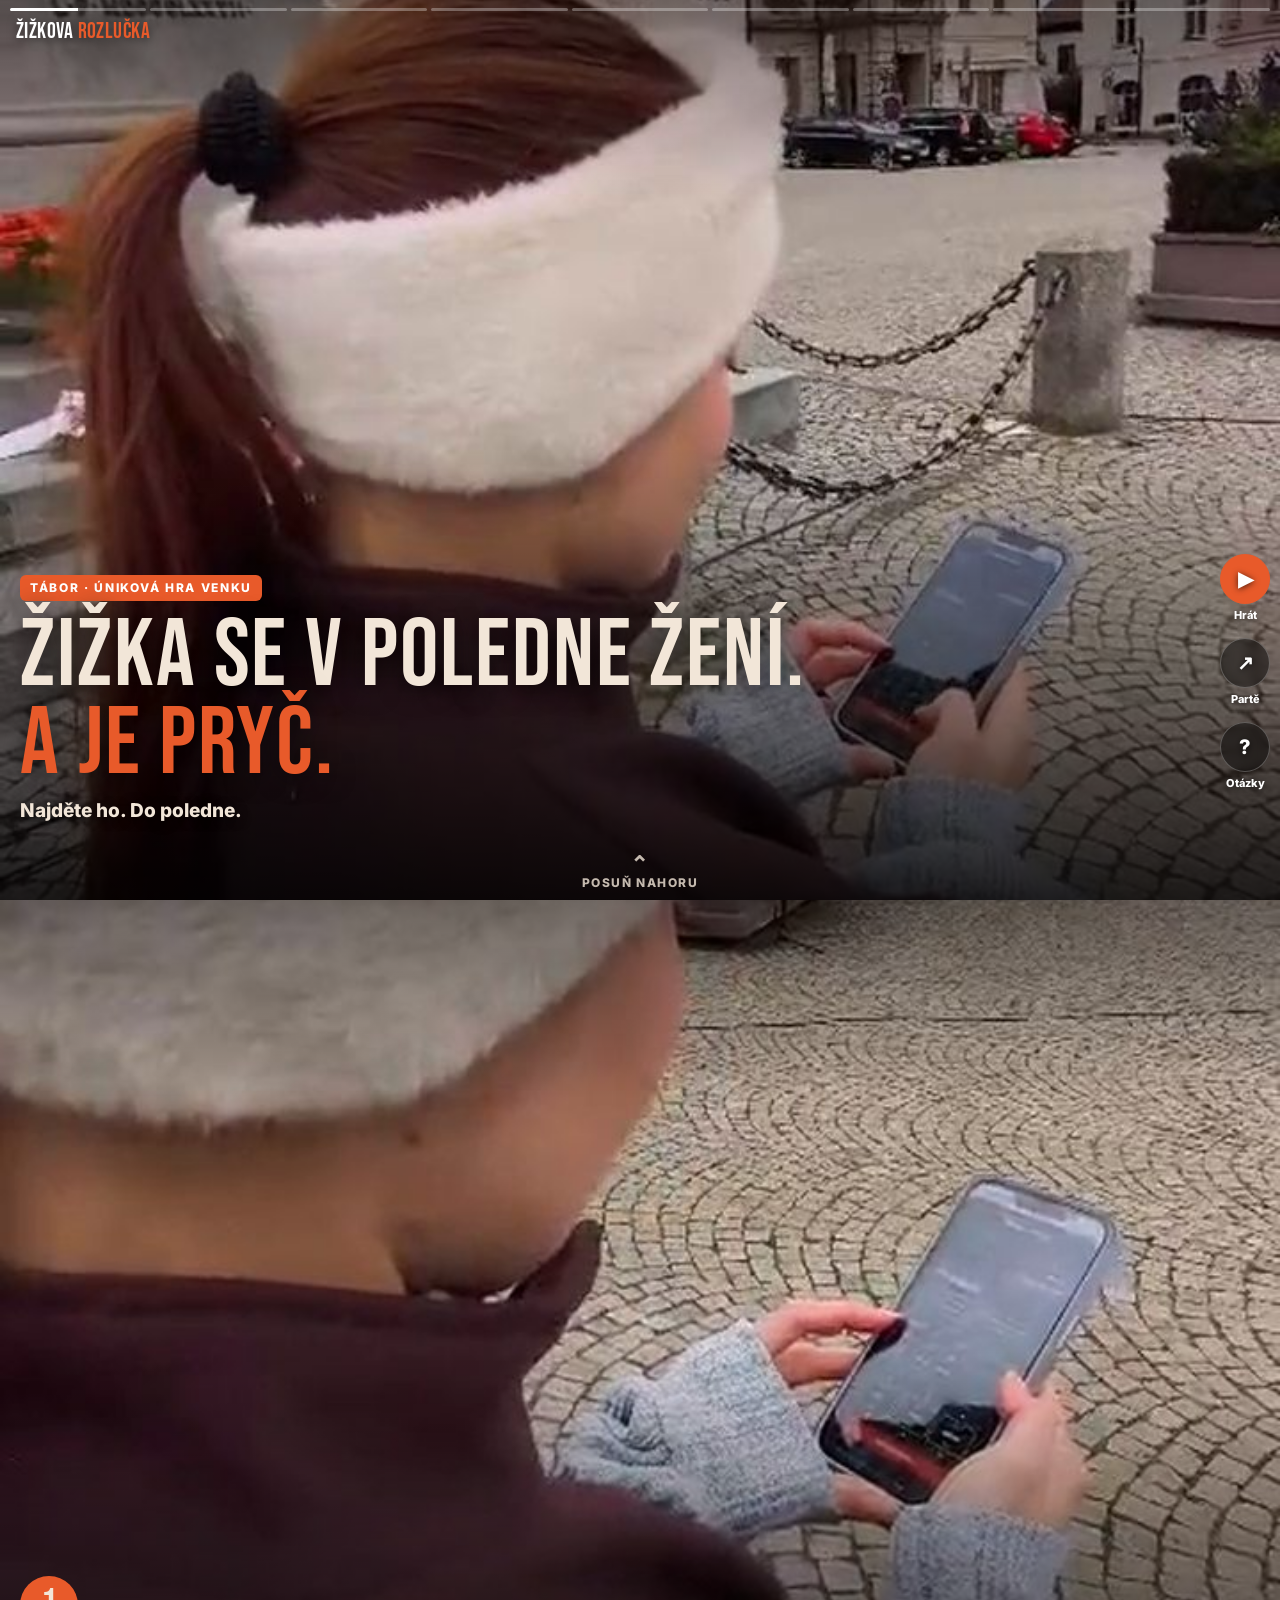
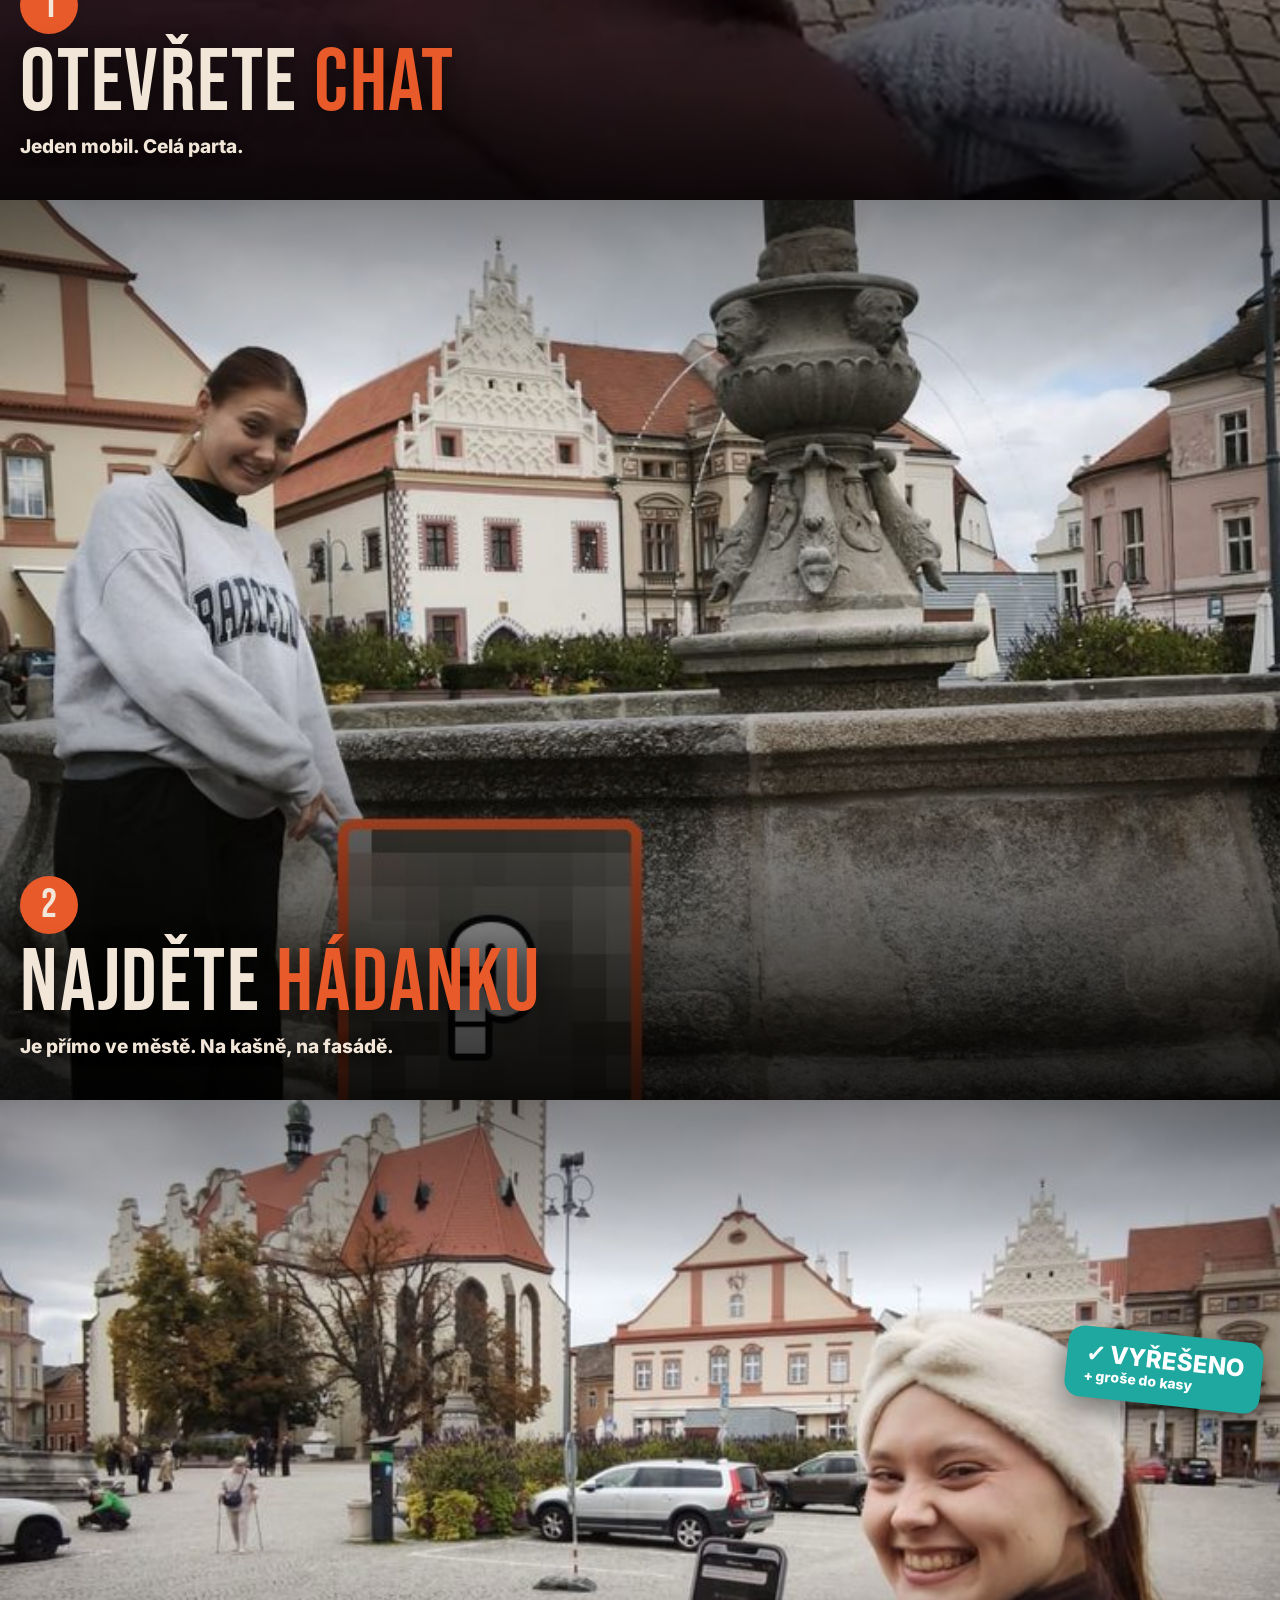
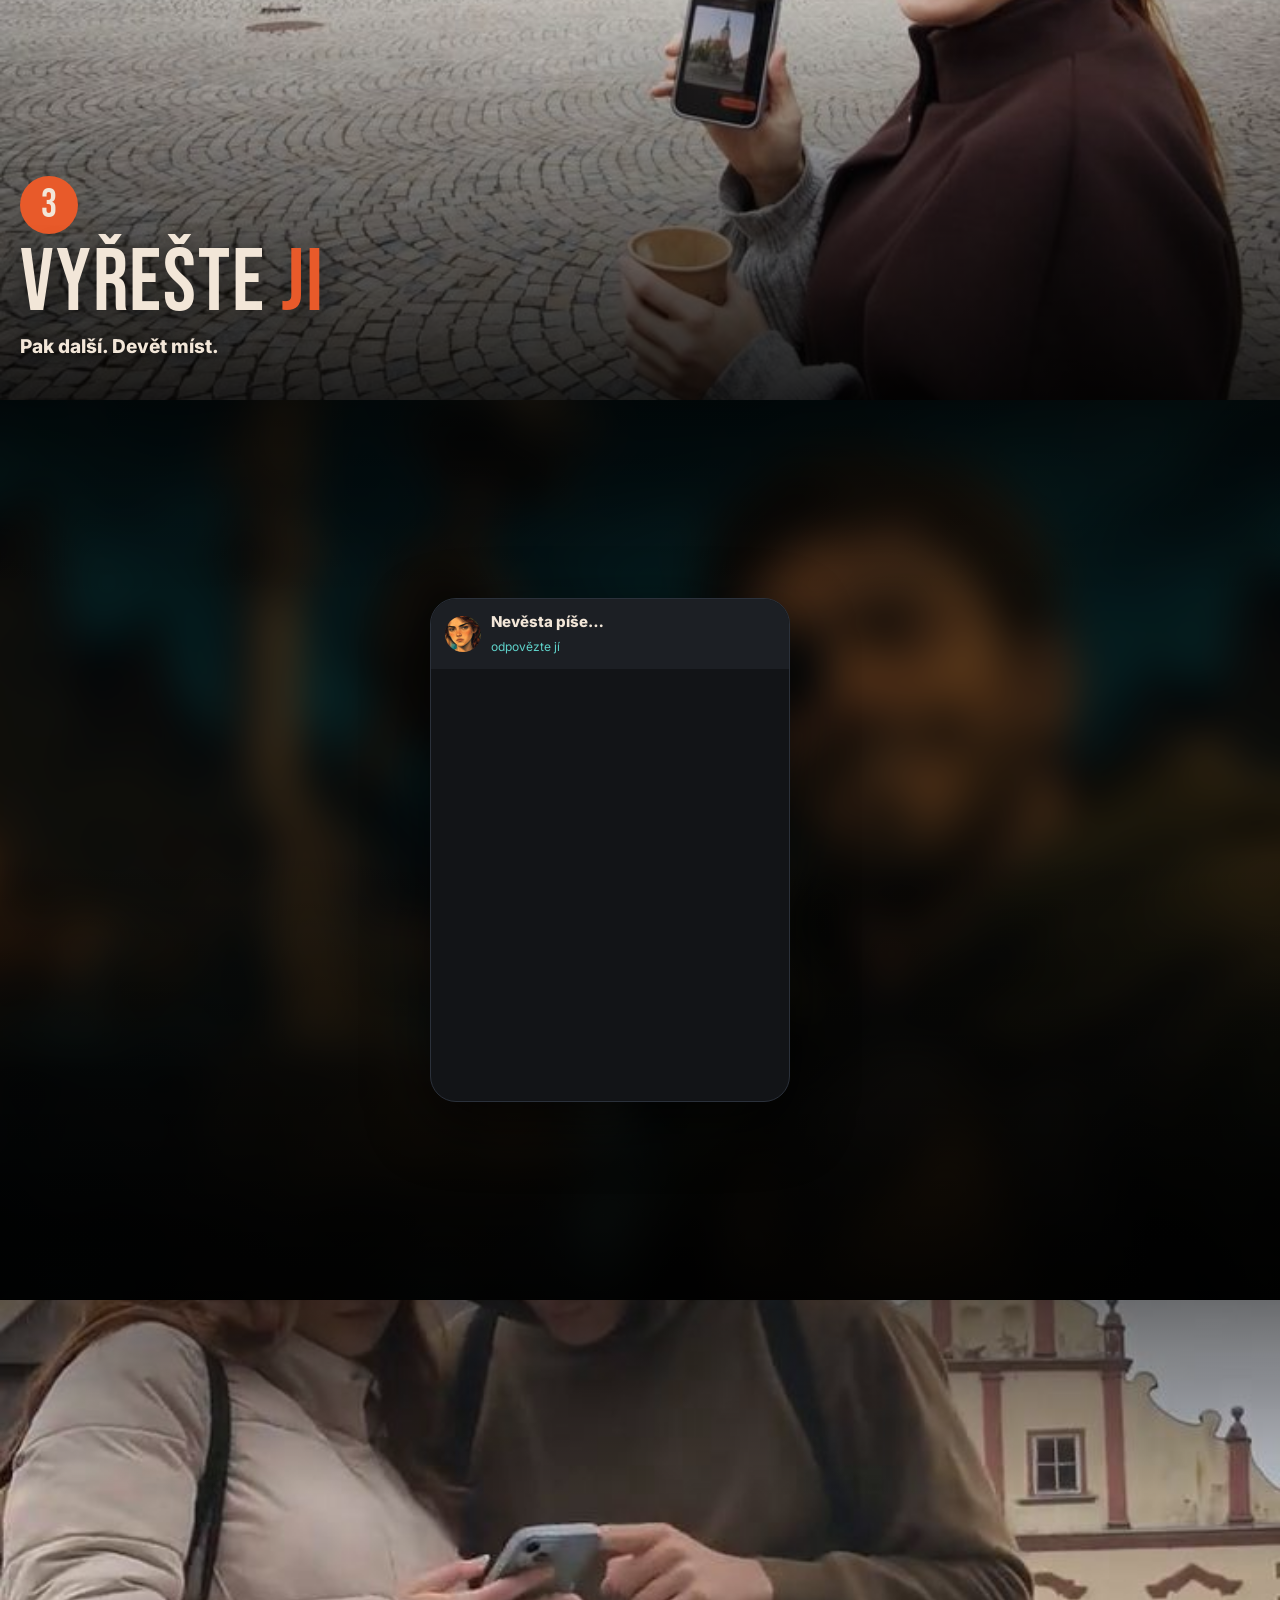
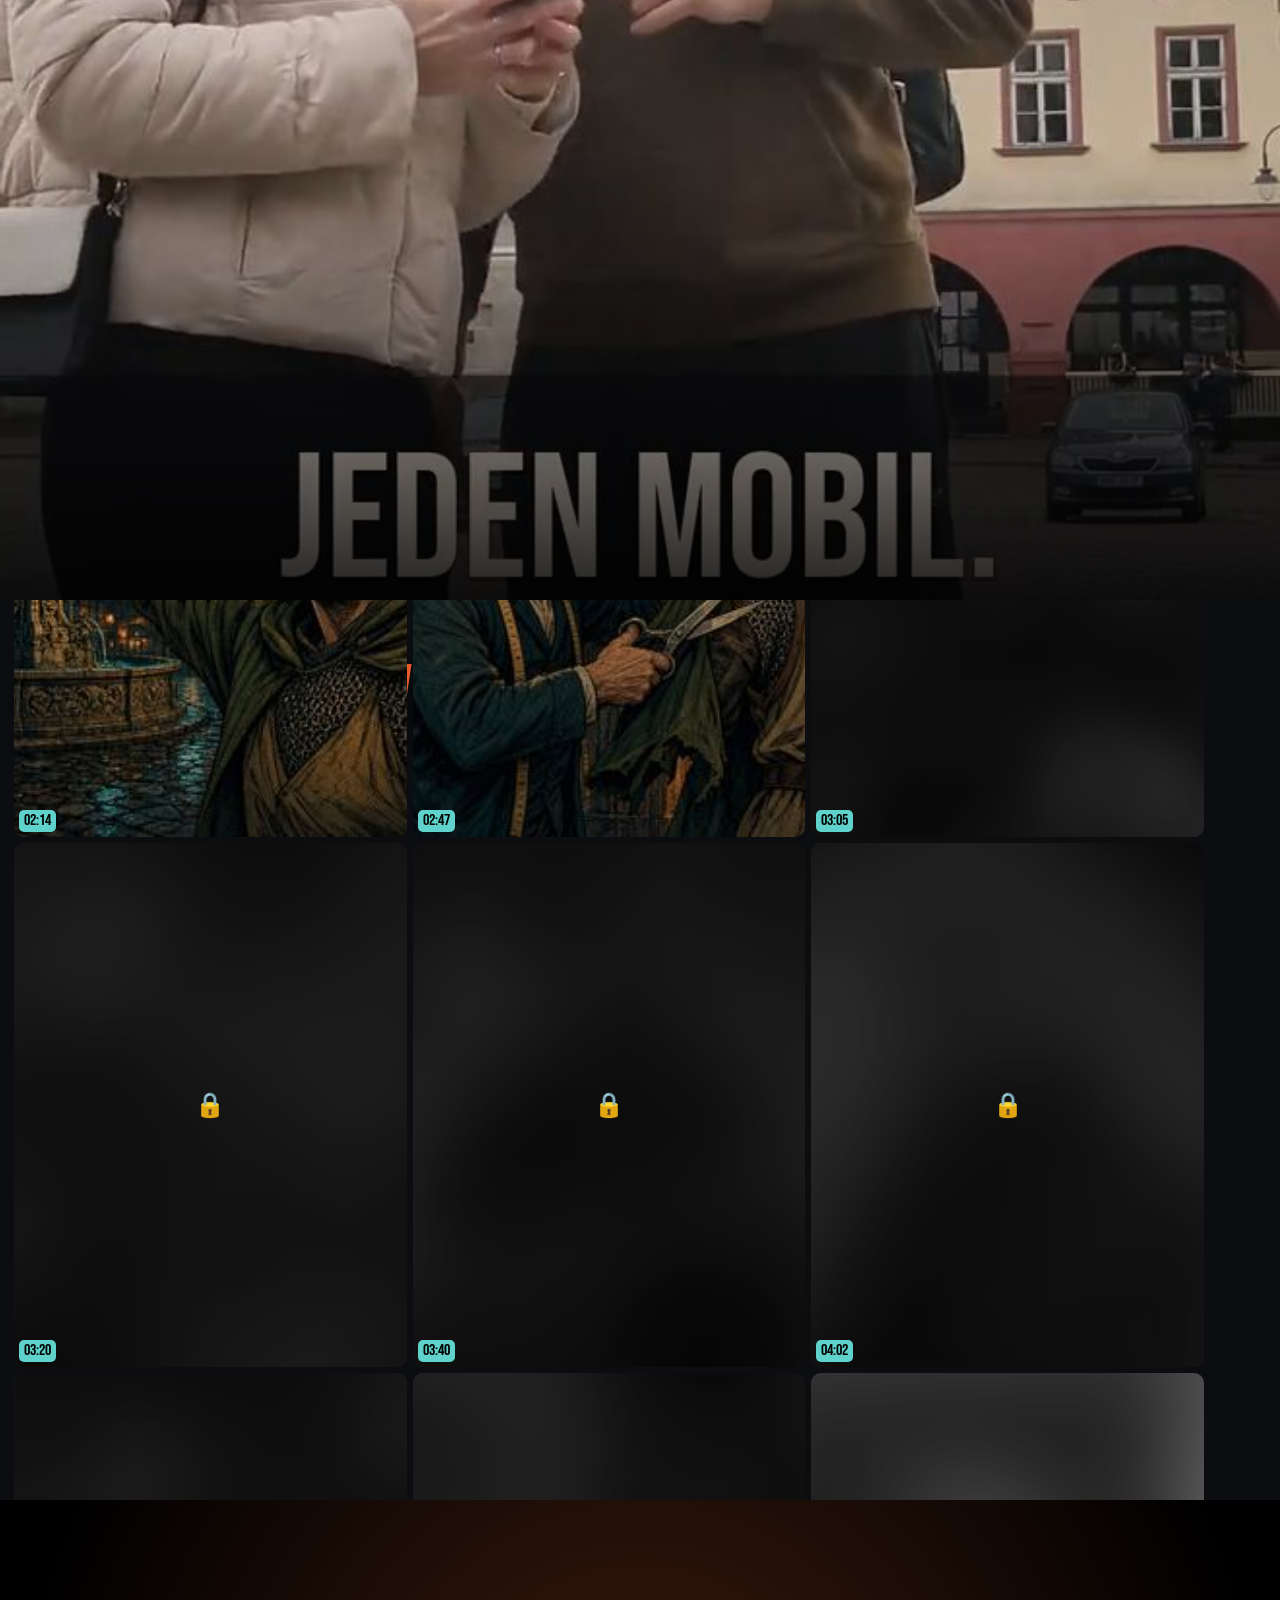
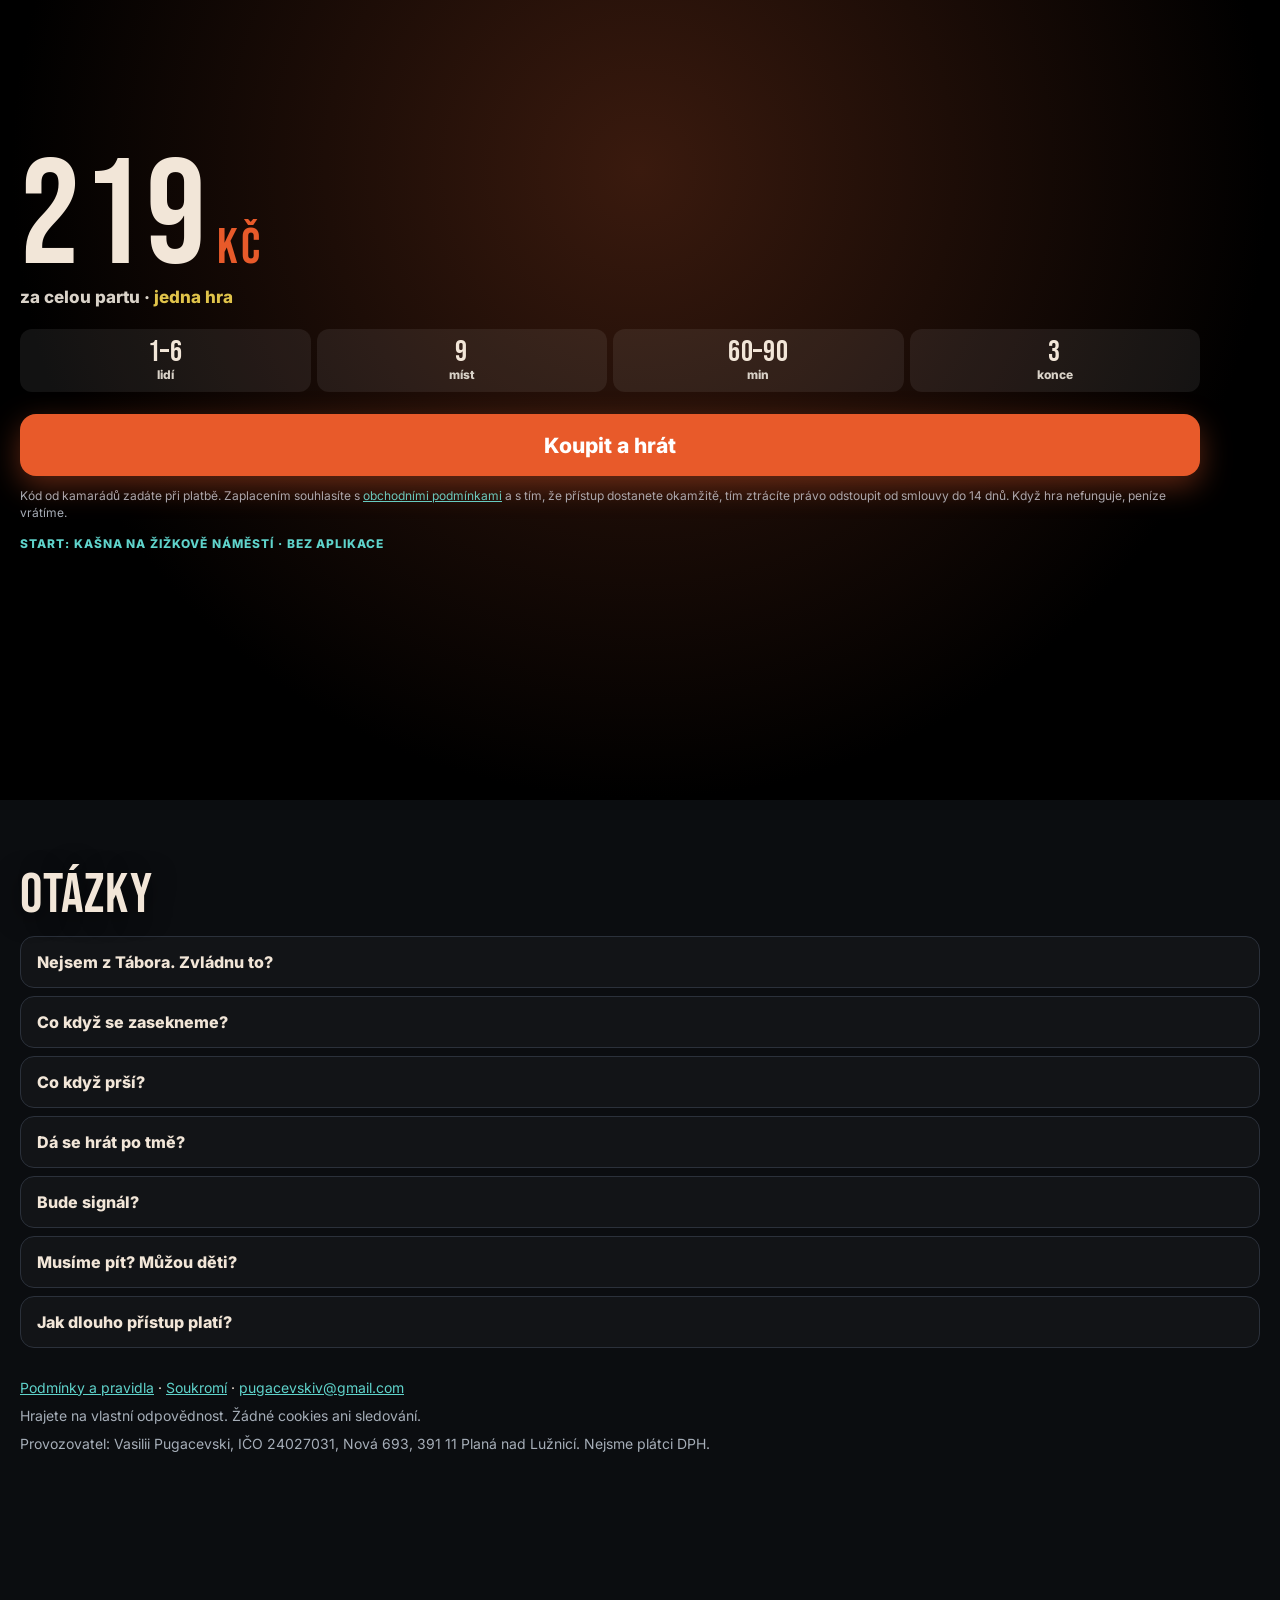
<file: navrh-b.html>
<!doctype html>
<html lang="cs">
<head>
<meta charset="utf-8">
<meta name="viewport" content="width=device-width,initial-scale=1,viewport-fit=cover">
<title>Žižkova rozlučka · návrh B</title>
<meta name="robots" content="noindex">
<meta name="theme-color" content="#000000">
<link rel="icon" href="data:image/svg+xml,%3Csvg xmlns='http://www.w3.org/2000/svg' viewBox='0 0 64 64'%3E%3Crect width='64' height='64' rx='12' fill='%230B0D10'/%3E%3Ctext x='32' y='46' font-size='40' text-anchor='middle' font-family='Impact,sans-serif' fill='%23E85A2A'%3EŽ%3C/text%3E%3C/svg%3E">
<link rel="stylesheet" href="web/nb.css?v=20261022">
<script src="web/config.js?v=20261022"></script>
</head>
<body>
<!-- Návrh B: web jako Reels. Každá obrazovka = jedna věc, posouvá se prstem nahoru. -->
<div class="segs" aria-hidden="true" id="segs"></div>
<a class="logo" href="#s1" aria-label="Žižkova rozlučka, nahoru">ŽIŽKOVA <span>ROZLUČKA</span></a>

<nav class="rail" aria-label="Rychlé akce">
  <a href="#koupit" class="r-main" aria-label="Hrát"><b>▶</b><span>Hrát</span></a>
  <button type="button" id="share" aria-label="Poslat partě"><b>↗</b><span>Partě</span></button>
  <a href="#faq" aria-label="Otázky"><b>?</b><span>Otázky</span></a>
</nav>

<main id="main">
  <section class="scr" id="s1" aria-label="Úvod">
    <video class="bg" src="img/v5/uvod.mp4" poster="img/v5/uvod.jpg" autoplay muted loop playsinline aria-hidden="true"></video>
    <div class="cap">
      <p class="tag">Tábor · úniková hra venku</p>
      <h1>Žižka se v poledne žení.<br><span>A je pryč.</span></h1>
      <p class="sub">Najděte ho. Do poledne.</p>
    </div>
    <p class="hint">posuň nahoru</p>
  </section>

  <section class="scr" aria-label="Krok 1">
    <img class="bg" src="img/v5/krok1.jpg" alt="Hráčka drží mobil s chatem hry" loading="lazy">
    <div class="cap"><p class="num">1</p><h2>Otevřete <span>chat</span></h2><p class="sub">Jeden mobil. Celá parta.</p></div>
  </section>

  <section class="scr" aria-label="Krok 2">
    <img class="bg" src="img/v5/krok2.jpg" alt="Hráčka ukazuje na kašnu s hádankou" loading="lazy">
    <div class="cap"><p class="num">2</p><h2>Najděte <span>hádanku</span></h2><p class="sub">Je přímo ve městě. Na kašně, na fasádě.</p></div>
  </section>

  <section class="scr" aria-label="Krok 3">
    <img class="bg" src="img/v5/krok3.jpg" alt="Hráčka se směje, hádanku vyřešila" loading="lazy">
    <span class="sticker reveal">✓ VYŘEŠENO<small>+ groše do kasy</small></span>
    <div class="cap"><p class="num">3</p><h2>Vyřešte <span>ji</span></h2><p class="sub">Pak další. Devět míst.</p></div>
  </section>

  <section class="scr chat-scr" aria-label="Chat s nevěstou">
    <img class="bg blur" src="img/noc/1.jpg" alt="" aria-hidden="true">
    <div class="phone" id="chat" aria-live="polite">
      <div class="ph-top"><img src="img/av-nevesta.jpg" alt="" width="36" height="36"><div><b>Nevěsta píše…</b><small>odpovězte jí</small></div></div>
      <div class="ph-body" id="chat-body"></div>
      <div class="ph-quick" id="chat-quick"></div>
    </div>
  </section>

  <section class="scr" aria-label="Video z hraní">
    <video class="bg" src="img/v5/ukazka.mp4" poster="img/v5/ukazka.jpg" muted loop playsinline preload="none" data-autoplay aria-label="Krátké video z hraní"></video>
  </section>

  <section class="scr okna-scr" aria-label="Okénka Žižkovy noci">
    <div class="cap top"><h2>Co v noci <span>vyváděl?</span></h2><p class="sub">Každá hádanka odemkne okénko.</p></div>
    <div class="grid">
      <figure class="okno"><img src="img/noc/1.jpg" alt="Žižka u kašny" loading="lazy"><figcaption>02:14</figcaption></figure>
      <figure class="okno"><img src="img/noc/2.jpg" alt="Krejčí stříhá rukáv" loading="lazy"><figcaption>02:47</figcaption></figure>
      <figure class="okno lock"><img src="img/noc/3.jpg" alt="" loading="lazy"><figcaption>03:05</figcaption></figure>
      <figure class="okno lock"><img src="img/noc/4.jpg" alt="" loading="lazy"><figcaption>03:20</figcaption></figure>
      <figure class="okno lock"><img src="img/noc/5.jpg" alt="" loading="lazy"><figcaption>03:40</figcaption></figure>
      <figure class="okno lock"><img src="img/noc/6.jpg" alt="" loading="lazy"><figcaption>04:02</figcaption></figure>
      <figure class="okno lock"><img src="img/noc/7.jpg" alt="" loading="lazy"><figcaption>04:30</figcaption></figure>
      <figure class="okno lock"><img src="img/noc/8.jpg" alt="" loading="lazy"><figcaption>04:50</figcaption></figure>
      <figure class="okno lock fin"><img src="img/noc/9.jpg" alt="" loading="lazy"><figcaption>05:02</figcaption></figure>
    </div>
  </section>

  <section class="scr buy-scr" id="koupit" aria-label="Hrát">
    <div class="buy">
      <div data-only="prodej"><p class="price"><span id="price">49</span><small>Kč</small></p><p class="per">za celou partu · <span id="price-note">zaváděcí cena</span></p></div>
      <div data-only="zdarma"><p class="price">Zdarma</p><p class="per">Teď hrajete zdarma. Na konci tři kliky v dotazníku.</p></div>
      <div data-only="brzy"><p class="price">Brzy</p><p class="per">Dáme vědět, až hra vyjde.</p></div>
      <ul class="facts"><li><b>1–6</b>lidí</li><li><b>9</b>míst</li><li><b>60–90</b>min</li><li><b>3</b>konce</li></ul>
      <div data-only="prodej">
        <a class="btn shine" id="pay-btn" href="#" rel="noopener">Koupit a hrát</a>
        <p class="small">Kód od kamarádů zadáte při platbě. Zaplacením souhlasíte s <a href="podminky.html">obchodními podmínkami</a> a s tím, že přístup dostanete okamžitě, tím ztrácíte právo odstoupit od smlouvy do 14 dnů. Když hra nefunguje, peníze vrátíme.</p>
        <p class="small hide" id="pay-missing">Platba se připravuje. Napište si o hru na <a data-mail href="#">e-mail</a>.</p>
      </div>
      <div data-only="zdarma">
        <a class="btn shine" id="play-btn" href="hra/">Hrát zdarma</a>
        <p class="small">Hrajete na vlastní odpovědnost, podle <a href="podminky.html">pravidel hry</a>.</p>
      </div>
      <div data-only="brzy"><a class="btn" data-mail data-subject="Chci vědět, až Žižkova rozlučka vyjde" href="#">Napsat e-mail</a></div>
      <p class="start">Start: kašna na Žižkově náměstí · bez aplikace</p>
    </div>
  </section>

  <section class="rest" id="faq" aria-labelledby="faq-t">
    <h2 id="faq-t">Otázky</h2>
    <details><summary>Nejsem z Tábora. Zvládnu to?</summary><p>Ano. Chat vás vede. Start je u kašny na Žižkově náměstí, 20 minut pěšky od nádraží.</p></details>
    <details><summary>Co když se zasekneme?</summary><p>Na každém místě jsou nápovědy. Ta poslední řekne řešení.</p></details>
    <details><summary>Co když prší?</summary><p>Když leje, přerušte to. Hra si pamatuje, kde jste.</p></details>
    <details><summary>Dá se hrát po tmě?</summary><p>Radši ne, hádanky jsou na fasádách. V listopadu vyrazte nejpozději ve tři.</p></details>
    <details><summary>Bude signál?</summary><p>Otevřete hru doma na wifi. Pak jde dohrát i bez signálu.</p></details>
    <details><summary>Musíme pít? Můžou děti?</summary><p>Pít nemusíte. Humor je pro 15+.</p></details>
    <details><summary>Jak dlouho přístup platí?</summary><p><span data-validity>12</span> měsíců od zaplacení, jedna hra pro partu.</p></details>
    <footer>
      <p><a href="podminky.html">Podmínky a pravidla</a> · <a href="soukromi.html">Soukromí</a> · <a data-mail href="#">e-mail</a></p>
      <p class="muted">Hrajete na vlastní odpovědnost. Žádné cookies ani sledování.</p>
      <p class="muted" id="seller"></p>
    </footer>
  </section>
</main>
<div class="toast" id="toast" role="status"></div>
<script src="web/v5.js?v=20261022b"></script>
<script src="web/nb.js?v=20261022"></script>
</body>
</html>
</file>
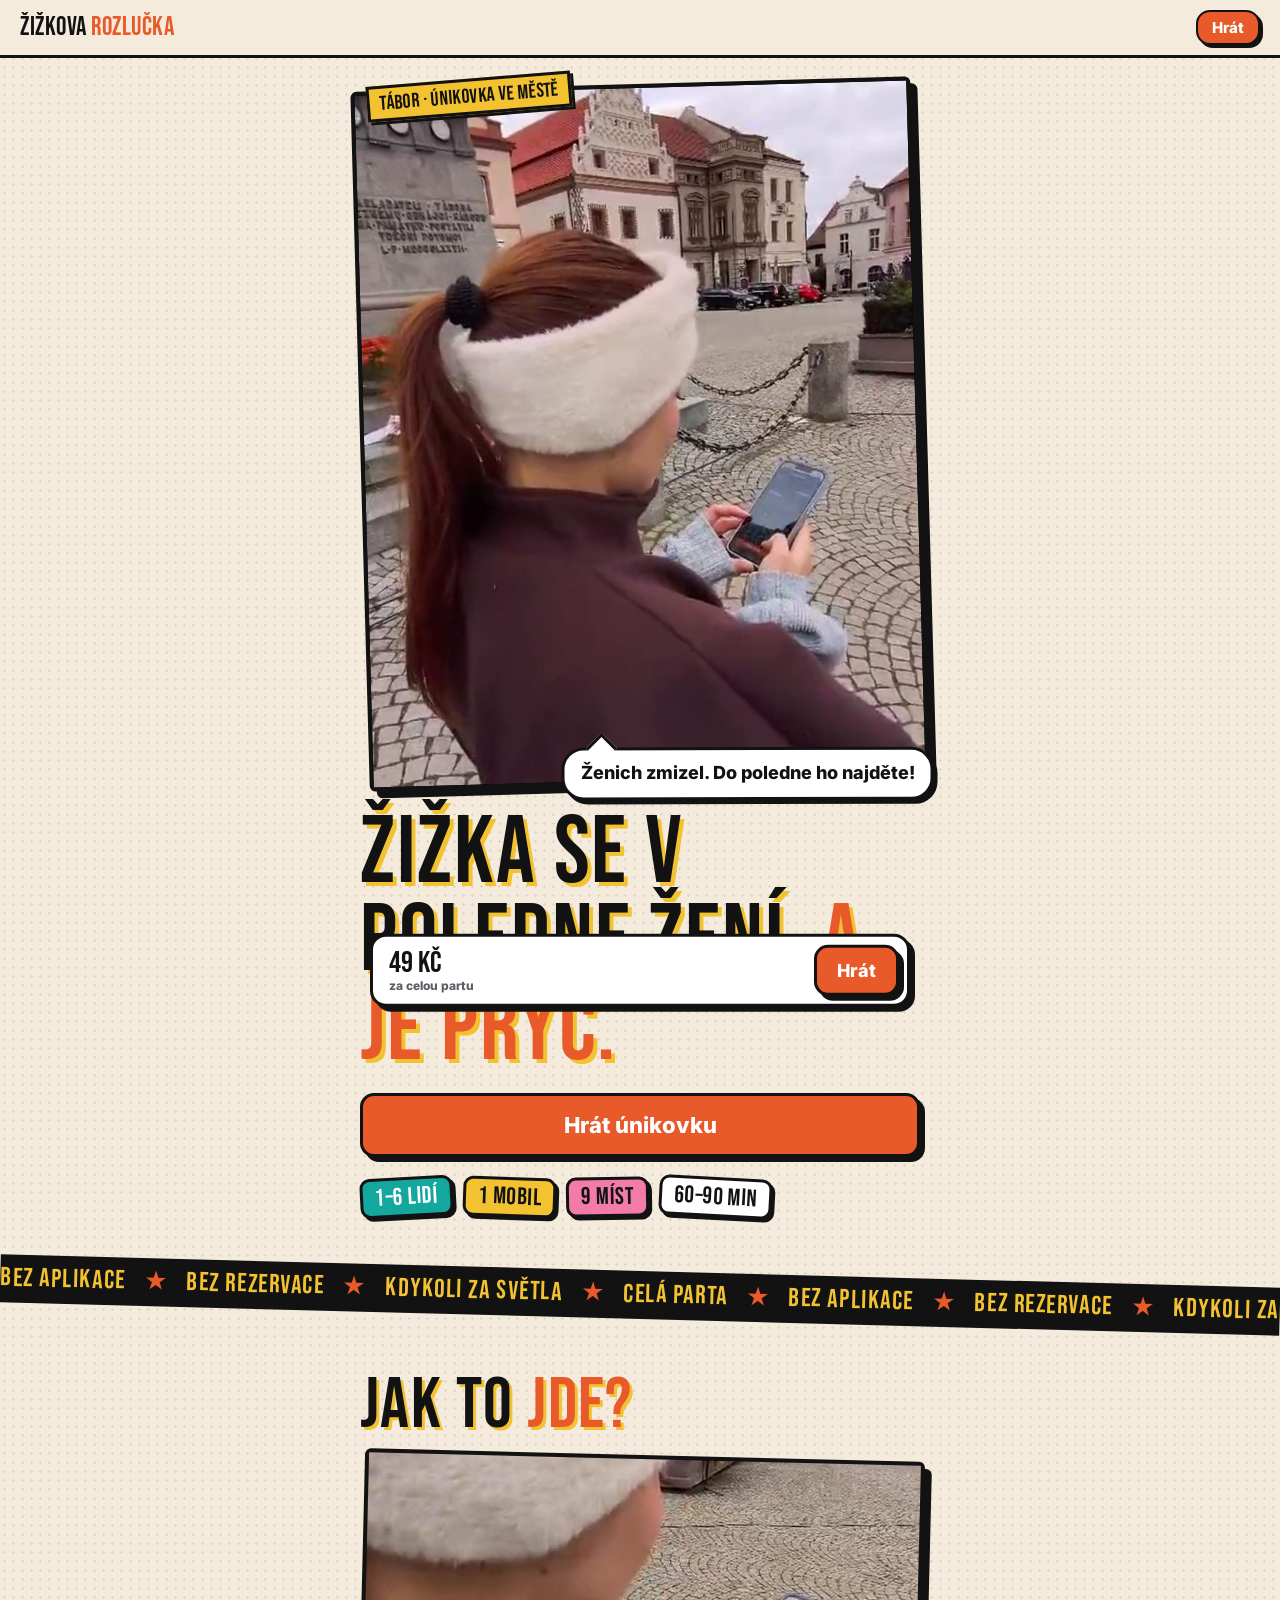
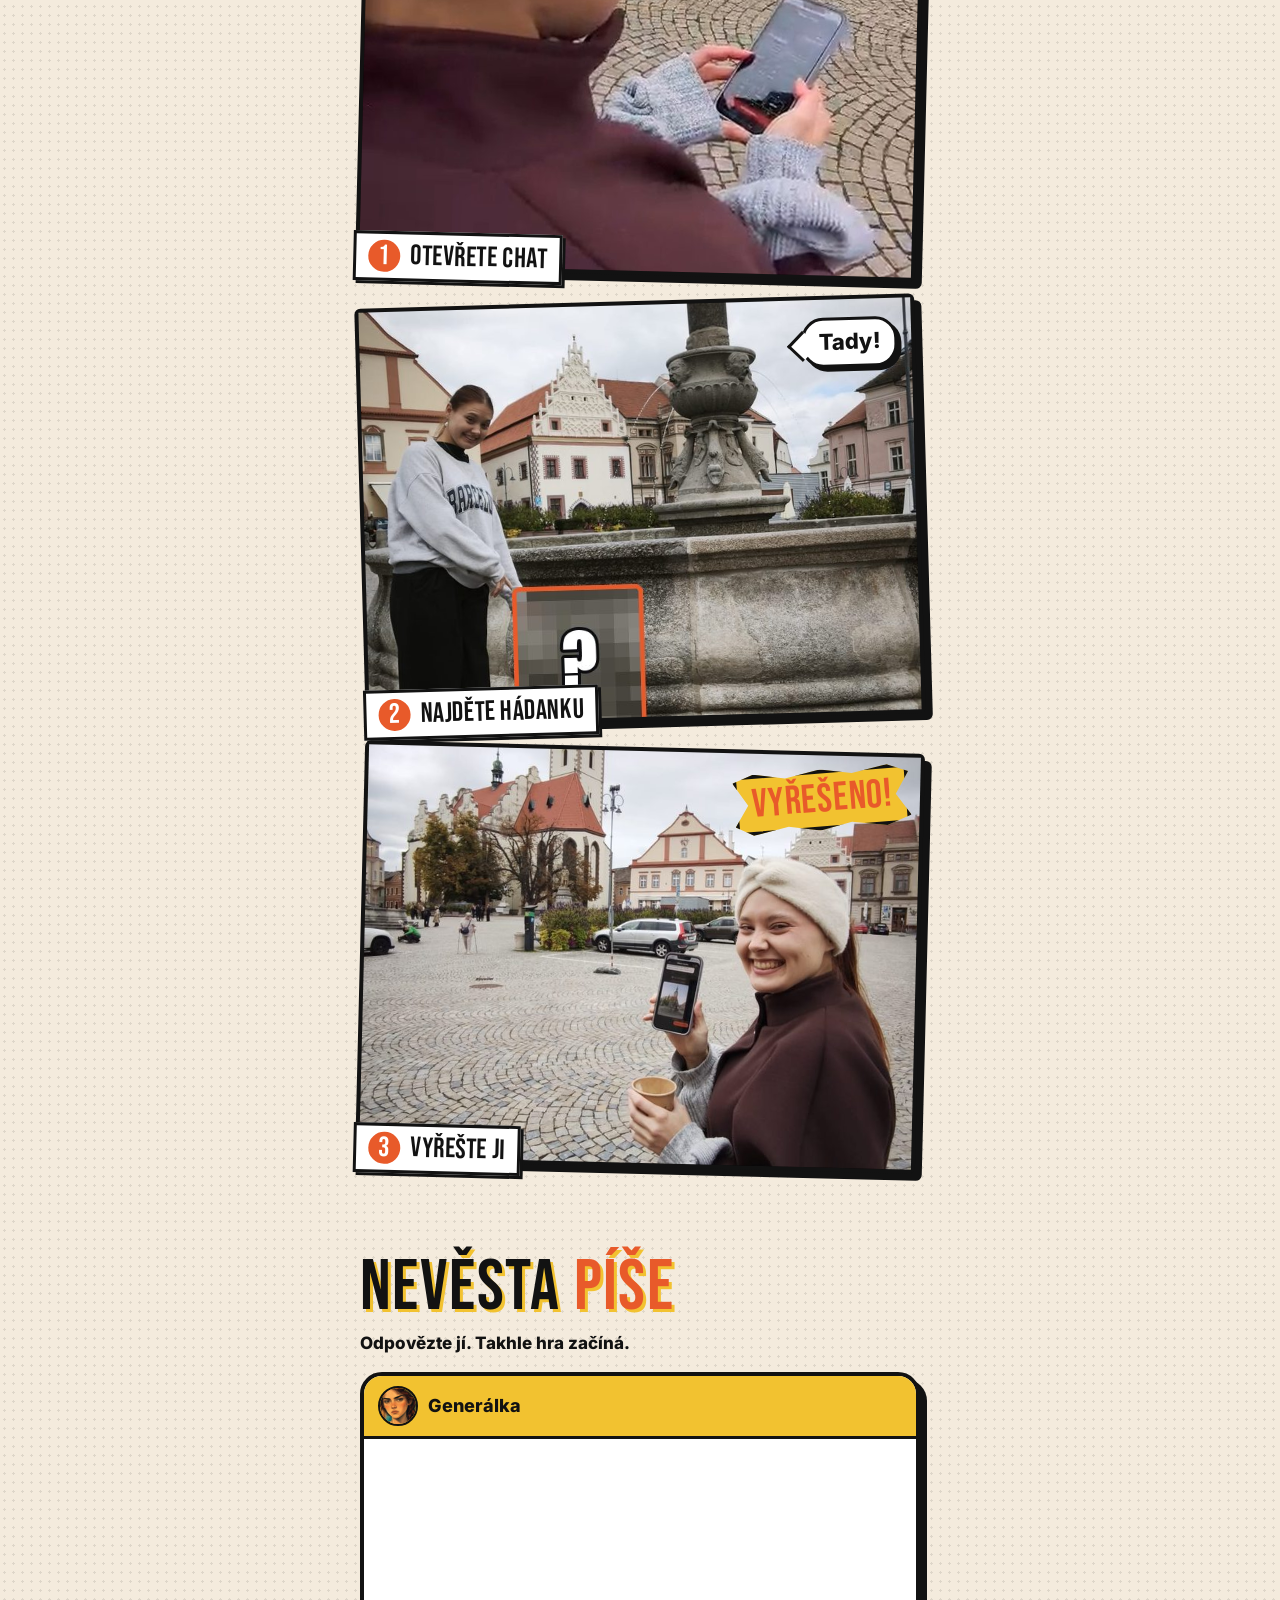
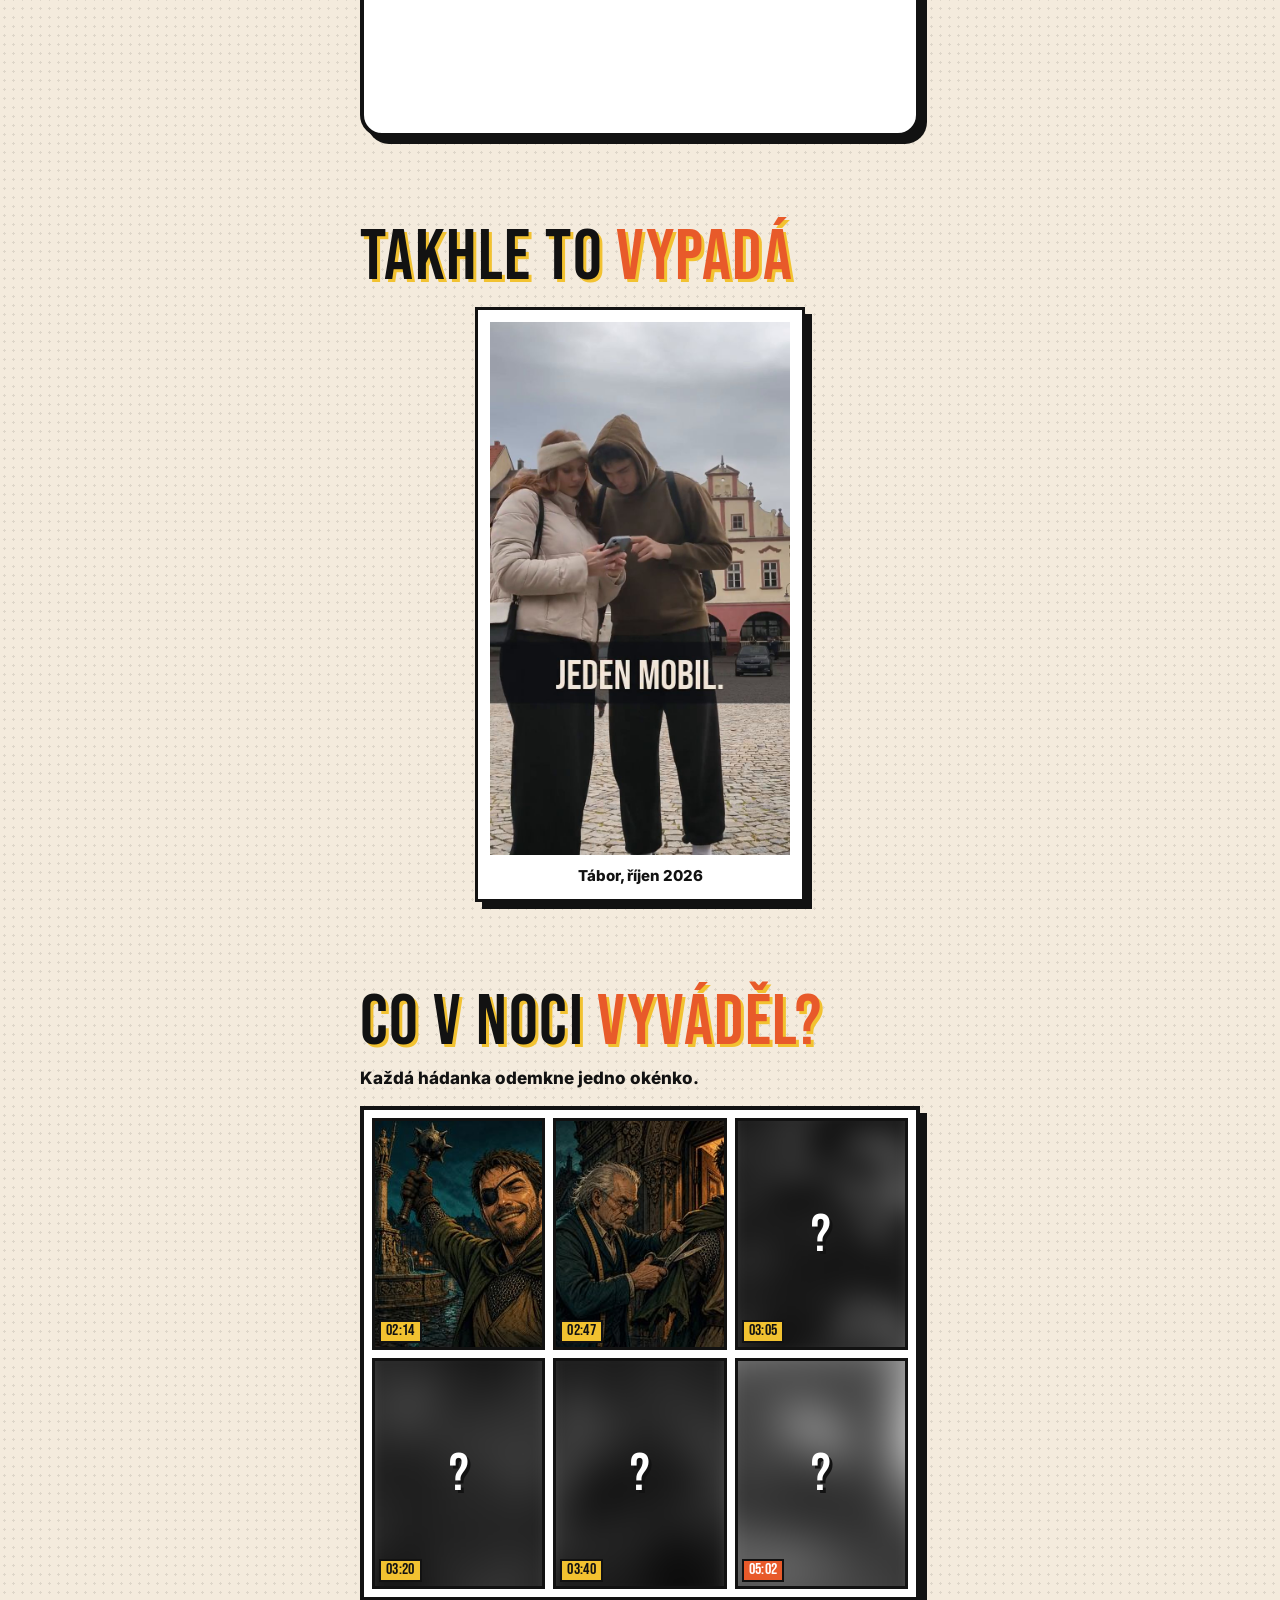
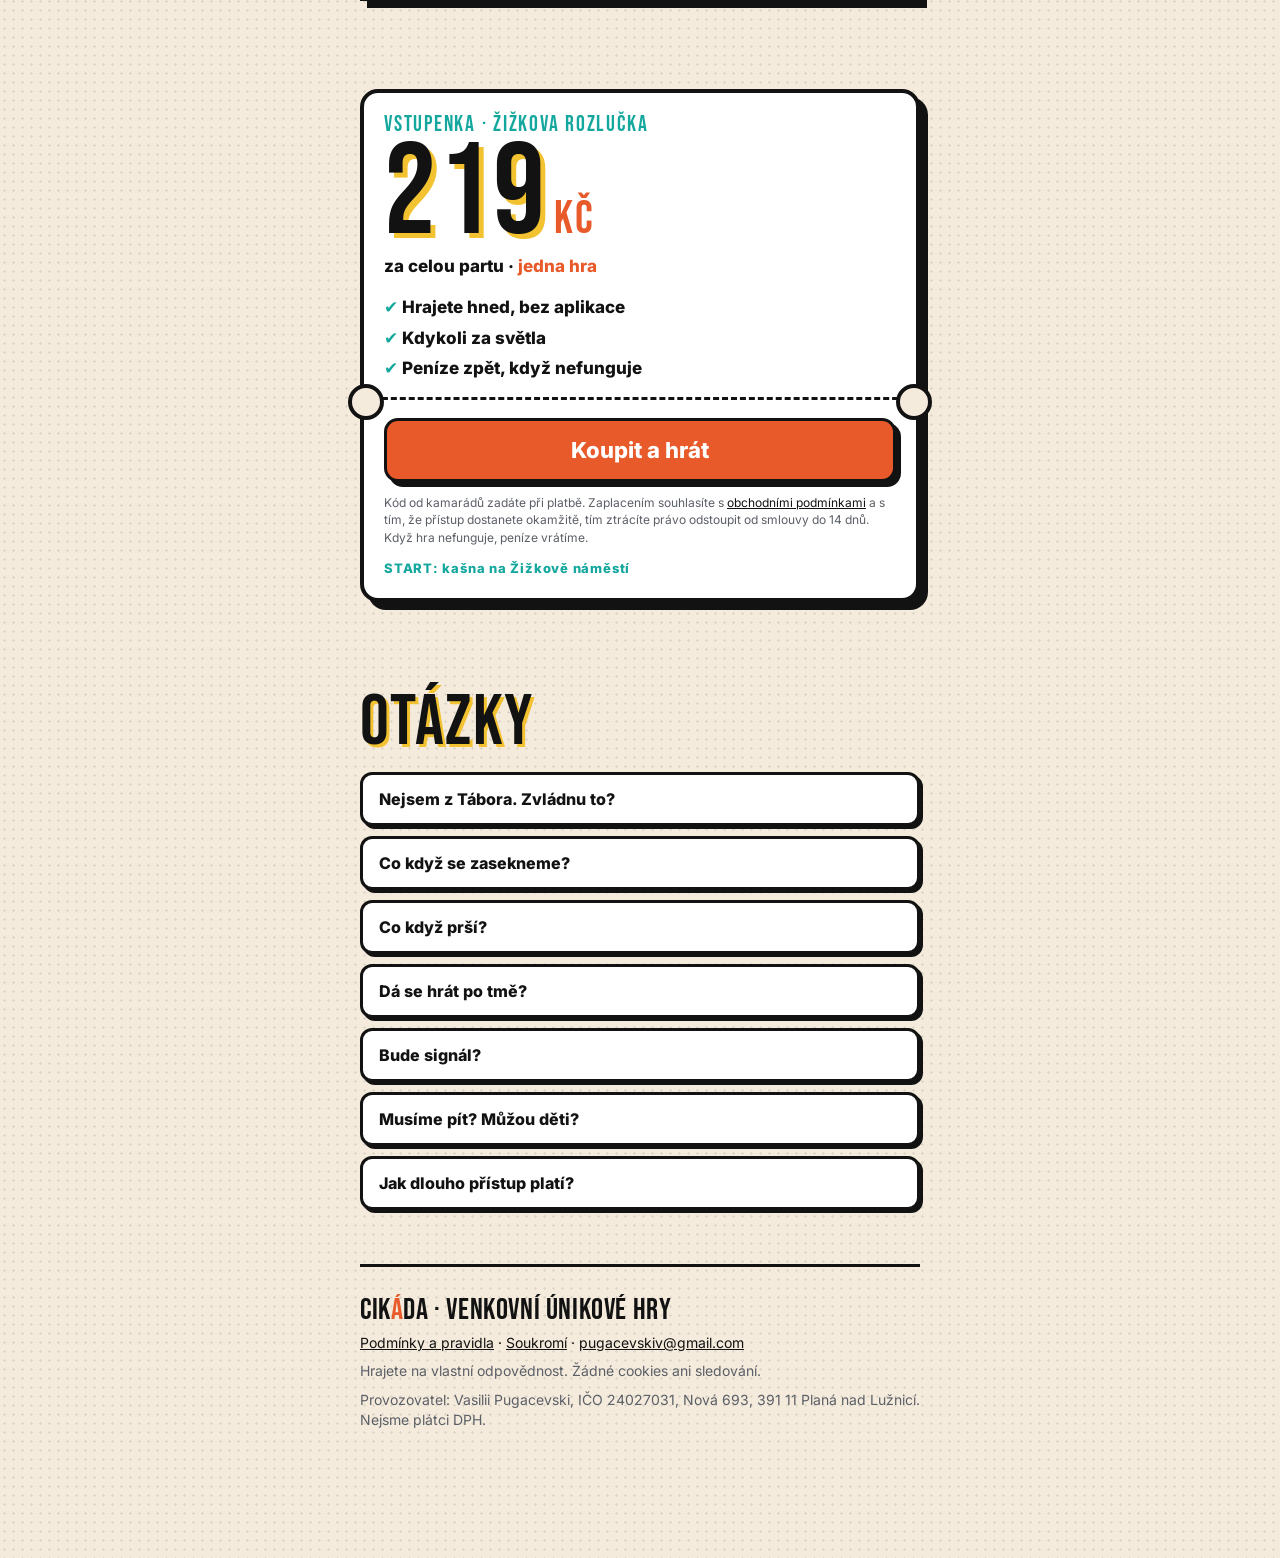
<file: navrh-c.html>
<!doctype html>
<html lang="cs">
<head>
<meta charset="utf-8">
<meta name="viewport" content="width=device-width,initial-scale=1,viewport-fit=cover">
<title>Žižkova rozlučka · návrh C</title>
<meta name="robots" content="noindex">
<meta name="theme-color" content="#F4EBDD">
<link rel="icon" href="data:image/svg+xml,%3Csvg xmlns='http://www.w3.org/2000/svg' viewBox='0 0 64 64'%3E%3Crect width='64' height='64' rx='12' fill='%230B0D10'/%3E%3Ctext x='32' y='46' font-size='40' text-anchor='middle' font-family='Impact,sans-serif' fill='%23E85A2A'%3EŽ%3C/text%3E%3C/svg%3E">
<link rel="stylesheet" href="web/nc.css?v=20261022">
<script src="web/config.js?v=20261022"></script>
</head>
<body>
<!-- Návrh C: světlý komiks. Papír, černé obrysy, nálepky, bubliny. -->
<header class="top">
  <a class="logo" href="#">ŽIŽKOVA <span>ROZLUČKA</span></a>
  <a class="btn sm" href="#koupit"><span data-cta-label>Hrát</span></a>
</header>

<main id="main">
  <section class="hero" aria-labelledby="h1">
    <div class="panel big tilt-l">
      <video src="img/v5/uvod.mp4" poster="img/v5/uvod.jpg" autoplay muted loop playsinline aria-hidden="true"></video>
      <span class="stamp">TÁBOR · ÚNIKOVKA VE MĚSTĚ</span>
      <p class="balloon b-hero">Ženich zmizel. Do poledne ho najděte!<i></i></p>
    </div>
    <h1 id="h1">Žižka se v poledne žení. <span>A je pryč.</span></h1>
    <a class="btn big" href="#koupit"><span data-cta-label>Hrát</span></a>
    <ul class="stickers">
      <li class="s1">1–6 lidí</li><li class="s2">1 mobil</li><li class="s3">9 míst</li><li class="s4">60–90 min</li>
    </ul>
  </section>

  <div class="marq" aria-hidden="true"><div>
    <span>BEZ APLIKACE</span><b>★</b><span>BEZ REZERVACE</span><b>★</b><span>KDYKOLI ZA SVĚTLA</span><b>★</b><span>CELÁ PARTA</span><b>★</b>
    <span>BEZ APLIKACE</span><b>★</b><span>BEZ REZERVACE</span><b>★</b><span>KDYKOLI ZA SVĚTLA</span><b>★</b><span>CELÁ PARTA</span><b>★</b>
  </div></div>

  <section aria-labelledby="jak-t">
    <h2 id="jak-t" class="reveal">Jak to <span>jde?</span></h2>
    <div class="strip">
      <figure class="panel tilt-r reveal"><img src="img/v5/krok1.jpg" alt="Hráčka drží mobil s chatem" loading="lazy"><figcaption><b>1</b>Otevřete chat</figcaption></figure>
      <figure class="panel tilt-l reveal"><img src="img/v5/krok2.jpg" alt="Hráčka ukazuje na kašnu" loading="lazy"><p class="balloon b-mini">Tady!<i></i></p><figcaption><b>2</b>Najděte hádanku</figcaption></figure>
      <figure class="panel tilt-r reveal"><img src="img/v5/krok3.jpg" alt="Hráčka se raduje" loading="lazy"><span class="pow">VYŘEŠENO!</span><figcaption><b>3</b>Vyřešte ji</figcaption></figure>
    </div>
  </section>

  <section aria-labelledby="chat-t">
    <h2 id="chat-t" class="reveal">Nevěsta <span>píše</span></h2>
    <p class="lead">Odpovězte jí. Takhle hra začíná.</p>
    <div class="phone reveal" id="chat" aria-live="polite">
      <div class="ph-top"><img src="img/av-nevesta.jpg" alt="" width="40" height="40"><b>Generálka</b></div>
      <div class="ph-body" id="chat-body"></div>
      <div class="ph-quick" id="chat-quick"></div>
    </div>
  </section>

  <section aria-labelledby="vid-t">
    <h2 id="vid-t" class="reveal">Takhle to <span>vypadá</span></h2>
    <div class="polaroid reveal">
      <video src="img/v5/ukazka.mp4" poster="img/v5/ukazka.jpg" muted loop playsinline preload="none" data-autoplay aria-label="Krátké video z hraní"></video>
      <p>Tábor, říjen 2026</p>
    </div>
  </section>

  <section aria-labelledby="noc-t">
    <h2 id="noc-t" class="reveal">Co v noci <span>vyváděl?</span></h2>
    <p class="lead">Každá hádanka odemkne jedno okénko.</p>
    <div class="comic">
      <figure class="okno"><img src="img/noc/1.jpg" alt="Žižka u kašny" loading="lazy"><figcaption>02:14</figcaption></figure>
      <figure class="okno"><img src="img/noc/2.jpg" alt="Krejčí stříhá rukáv" loading="lazy"><figcaption>02:47</figcaption></figure>
      <figure class="okno lock"><img src="img/noc/3.jpg" alt="" loading="lazy"><figcaption>03:05</figcaption></figure>
      <figure class="okno lock"><img src="img/noc/4.jpg" alt="" loading="lazy"><figcaption>03:20</figcaption></figure>
      <figure class="okno lock"><img src="img/noc/5.jpg" alt="" loading="lazy"><figcaption>03:40</figcaption></figure>
      <figure class="okno lock fin"><img src="img/noc/9.jpg" alt="" loading="lazy"><figcaption>05:02</figcaption></figure>
    </div>
  </section>

  <section id="koupit" aria-labelledby="koupit-t">
    <div class="ticket reveal">
      <p class="t-head" id="koupit-t">VSTUPENKA · ŽIŽKOVA ROZLUČKA</p>
      <div data-only="prodej"><p class="price"><span id="price">49</span><small>Kč</small></p><p class="per">za celou partu · <span id="price-note">zaváděcí cena</span></p></div>
      <div data-only="zdarma"><p class="price">ZDARMA</p><p class="per">Teď hrajete zdarma. Na konci tři kliky v dotazníku.</p></div>
      <div data-only="brzy"><p class="price">BRZY</p><p class="per">Dáme vědět, až hra vyjde.</p></div>
      <ul class="ticks"><li>Hrajete hned, bez aplikace</li><li>Kdykoli za světla</li><li data-only="prodej">Peníze zpět, když nefunguje</li></ul>
      <div class="perf" aria-hidden="true"></div>
      <div data-only="prodej">
        <a class="btn big" id="pay-btn" href="#" rel="noopener">Koupit a hrát</a>
        <p class="small">Kód od kamarádů zadáte při platbě. Zaplacením souhlasíte s <a href="podminky.html">obchodními podmínkami</a> a s tím, že přístup dostanete okamžitě, tím ztrácíte právo odstoupit od smlouvy do 14 dnů. Když hra nefunguje, peníze vrátíme.</p>
        <p class="small hide" id="pay-missing">Platba se připravuje. Napište si o hru na <a data-mail href="#">e-mail</a>.</p>
      </div>
      <div data-only="zdarma">
        <a class="btn big" id="play-btn" href="hra/">Hrát zdarma</a>
        <p class="small">Hrajete na vlastní odpovědnost, podle <a href="podminky.html">pravidel hry</a>.</p>
      </div>
      <div data-only="brzy"><a class="btn big" data-mail data-subject="Chci vědět, až Žižkova rozlučka vyjde" href="#">Napsat e-mail</a></div>
      <p class="start">START: kašna na Žižkově náměstí</p>
    </div>
  </section>

  <section id="faq" aria-labelledby="faq-t">
    <h2 id="faq-t">Otázky</h2>
    <details><summary>Nejsem z Tábora. Zvládnu to?</summary><p>Ano. Chat vás vede. Start je u kašny na Žižkově náměstí, 20 minut pěšky od nádraží.</p></details>
    <details><summary>Co když se zasekneme?</summary><p>Na každém místě jsou nápovědy. Ta poslední řekne řešení.</p></details>
    <details><summary>Co když prší?</summary><p>Když leje, přerušte to. Hra si pamatuje, kde jste.</p></details>
    <details><summary>Dá se hrát po tmě?</summary><p>Radši ne. V listopadu vyrazte nejpozději ve tři.</p></details>
    <details><summary>Bude signál?</summary><p>Otevřete hru doma na wifi. Pak jde dohrát i bez signálu.</p></details>
    <details><summary>Musíme pít? Můžou děti?</summary><p>Pít nemusíte. Humor je pro 15+.</p></details>
    <details><summary>Jak dlouho přístup platí?</summary><p><span data-validity>12</span> měsíců od zaplacení, jedna hra pro partu.</p></details>
  </section>
</main>

<footer>
  <p class="f-logo">CIK<span>Á</span>DA · venkovní únikové hry</p>
  <p><a href="podminky.html">Podmínky a pravidla</a> · <a href="soukromi.html">Soukromí</a> · <a data-mail href="#">e-mail</a></p>
  <p class="muted">Hrajete na vlastní odpovědnost. Žádné cookies ani sledování.</p>
  <p class="muted" id="seller"></p>
</footer>

<div class="bar" id="bar"><div id="bar-price">49&nbsp;Kč<small>za celou partu</small></div><a class="btn" href="#koupit"><span data-cta-label>Hrát</span></a></div>
<div class="toast" id="toast" role="status"></div>
<script src="web/v5.js?v=20261022c"></script>
</body>
</html>
</file>
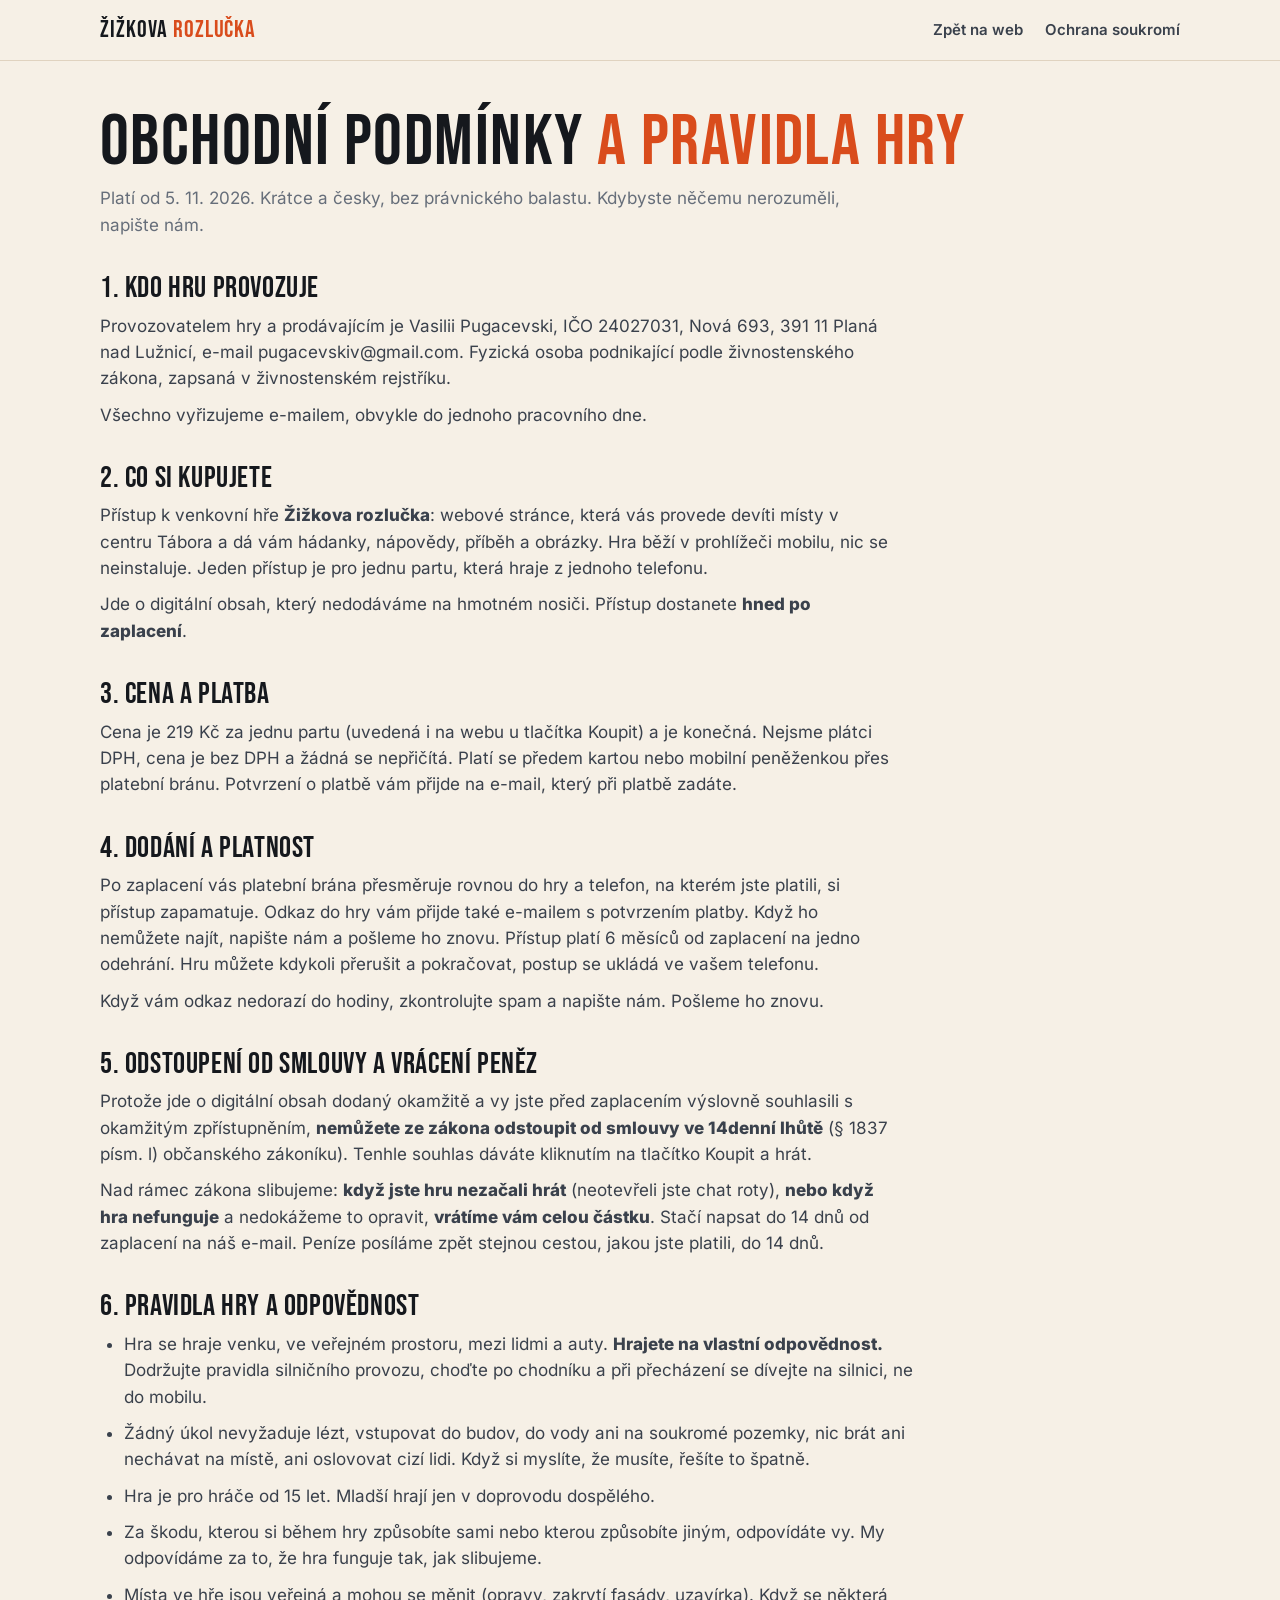
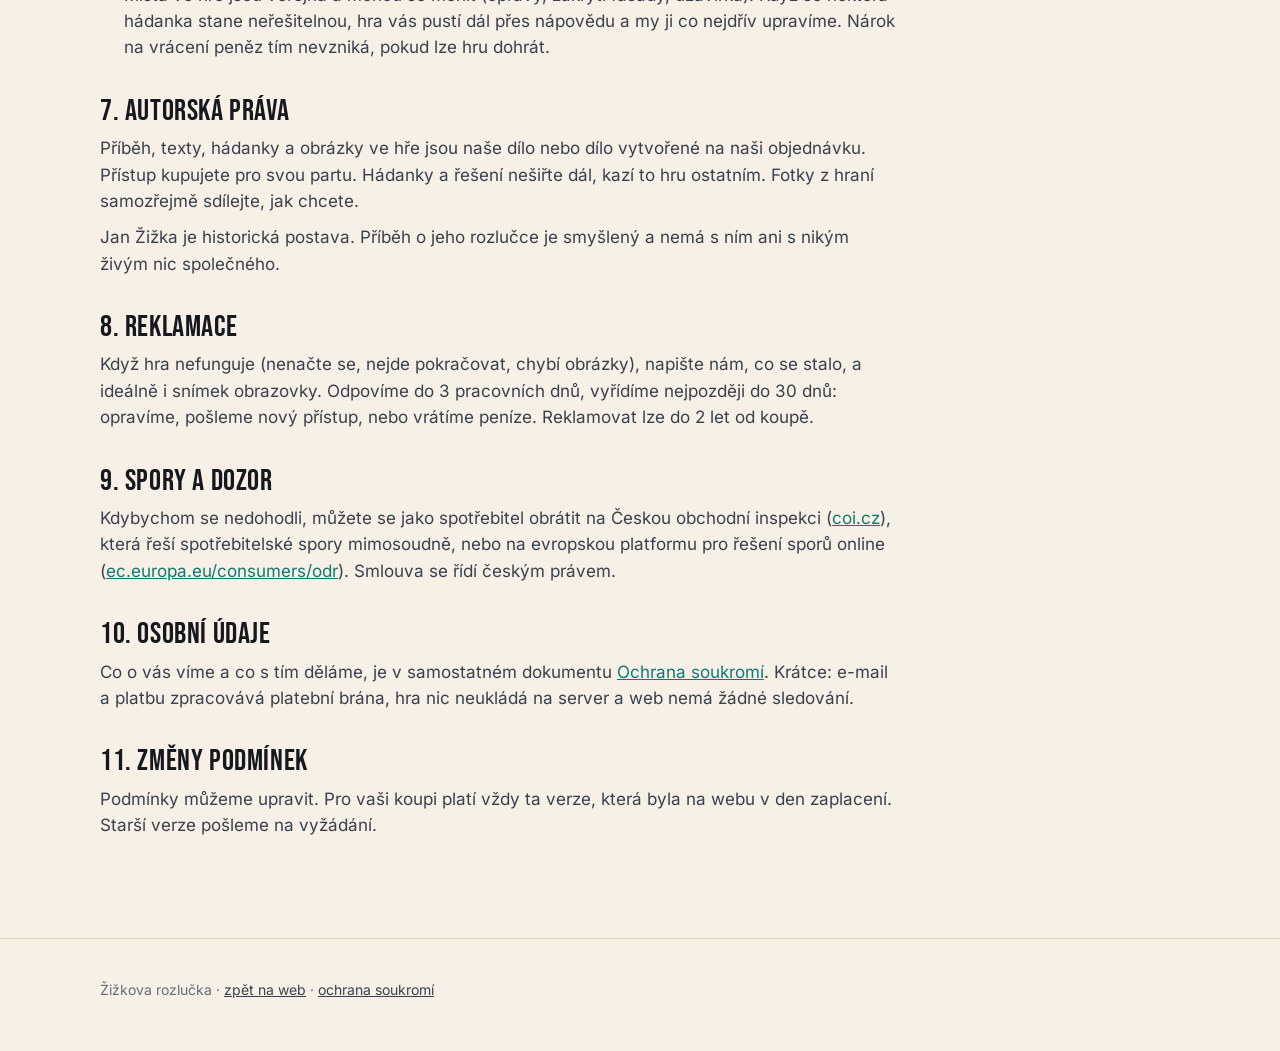
<file: podminky.html>
<!doctype html>
<html lang="cs">
<head>
<meta charset="utf-8">
<meta name="viewport" content="width=device-width,initial-scale=1">
<title>Obchodní podmínky a pravidla hry – Žižkova rozlučka</title>
<meta name="description" content="Obchodní podmínky, pravidla hry a reklamace venkovní hry Žižkova rozlučka v Táboře.">
<meta name="robots" content="noindex">
<script>try{var t=localStorage.getItem("zr-theme");if(t)document.documentElement.setAttribute("data-theme",t)}catch(e){}</script>
<link rel="stylesheet" href="web/style.css?v=20261102">
<script src="web/config.js?v=20261105"></script>
</head>
<body>
<a class="skip" href="#main">Přeskočit na obsah</a>
<header class="top"><div class="wrap"><a class="logo" href="./"><b>ŽIŽKOVA <span>ROZLUČKA</span></b></a><nav class="nav" aria-label="Hlavní"><a href="./">Zpět na web</a><a href="soukromi.html">Ochrana soukromí</a></nav></div></header>
<main id="main" class="doc"><div class="wrap">
<h1>Obchodní podmínky <span style="color:var(--ember)">a pravidla hry</span></h1>
<p class="date">Platí od 5. 11. 2026. Krátce a česky, bez právnického balastu. Kdybyste něčemu nerozuměli, napište nám.</p>

<h2>1. Kdo hru provozuje</h2>
<p id="seller-p"></p>
<p>Všechno vyřizujeme e-mailem, obvykle do jednoho pracovního dne.</p>

<h2>2. Co si kupujete</h2>
<p>Přístup k venkovní hře <strong>Žižkova rozlučka</strong>: webové stránce, která vás provede devíti místy v centru Tábora a dá vám hádanky, nápovědy, příběh a obrázky. Hra běží v prohlížeči mobilu, nic se neinstaluje. Jeden přístup je pro jednu partu, která hraje z jednoho telefonu.</p>
<p>Jde o digitální obsah, který nedodáváme na hmotném nosiči. Přístup dostanete <strong>hned po zaplacení</strong>.</p>
<div class="box" data-only="zdarma"><p><strong>Teď je hra zdarma.</strong> V době, kdy je na webu uvedeno „Zdarma“, nic neplatíte, neuzavíráte kupní smlouvu a platí pro vás jen pravidla hry v částech 6 až 8. Za to vás prosíme o zpětnou vazbu.</p></div>

<h2>3. Cena a platba</h2>
<p>Cena je <span id="price-p">uvedená na webu u tlačítka Koupit</span> a je konečná. <span id="vat-p"></span> Platí se předem kartou nebo mobilní peněženkou přes platební bránu. Potvrzení o platbě vám přijde na e-mail, který při platbě zadáte.</p>

<h2>4. Dodání a platnost</h2>
<p>Po zaplacení vás platební brána přesměruje rovnou do hry a telefon, na kterém jste platili, si přístup zapamatuje. Odkaz do hry vám přijde také e-mailem s potvrzením platby. Když ho nemůžete najít, napište nám a pošleme ho znovu. Přístup platí <span data-validity>6</span> měsíců od zaplacení na jedno odehrání. Hru můžete kdykoli přerušit a pokračovat, postup se ukládá ve vašem telefonu.</p>
<p>Když vám odkaz nedorazí do hodiny, zkontrolujte spam a napište nám. Pošleme ho znovu.</p>

<h2>5. Odstoupení od smlouvy a vrácení peněz</h2>
<p>Protože jde o digitální obsah dodaný okamžitě a vy jste před zaplacením výslovně souhlasili s okamžitým zpřístupněním, <strong>nemůžete ze zákona odstoupit od smlouvy ve 14denní lhůtě</strong> (§ 1837 písm. l) občanského zákoníku). Tenhle souhlas dáváte kliknutím na tlačítko Koupit a hrát.</p>
<p>Nad rámec zákona slibujeme: <strong>když jste hru nezačali hrát</strong> (neotevřeli jste chat roty), <strong>nebo když hra nefunguje</strong> a nedokážeme to opravit, <strong>vrátíme vám celou částku</strong>. Stačí napsat do 14 dnů od zaplacení na náš e-mail. Peníze posíláme zpět stejnou cestou, jakou jste platili, do 14 dnů.</p>

<h2>6. Pravidla hry a odpovědnost</h2>
<ul>
  <li>Hra se hraje venku, ve veřejném prostoru, mezi lidmi a auty. <strong>Hrajete na vlastní odpovědnost.</strong> Dodržujte pravidla silničního provozu, choďte po chodníku a při přecházení se dívejte na silnici, ne do mobilu.</li>
  <li>Žádný úkol nevyžaduje lézt, vstupovat do budov, do vody ani na soukromé pozemky, nic brát ani nechávat na místě, ani oslovovat cizí lidi. Když si myslíte, že musíte, řešíte to špatně.</li>
  <li>Hra je pro hráče od 15 let. Mladší hrají jen v doprovodu dospělého.</li>
  <li>Za škodu, kterou si během hry způsobíte sami nebo kterou způsobíte jiným, odpovídáte vy. My odpovídáme za to, že hra funguje tak, jak slibujeme.</li>
  <li>Místa ve hře jsou veřejná a mohou se měnit (opravy, zakrytí fasády, uzavírka). Když se některá hádanka stane neřešitelnou, hra vás pustí dál přes nápovědu a my ji co nejdřív upravíme. Nárok na vrácení peněz tím nevzniká, pokud lze hru dohrát.</li>
</ul>

<h2>7. Autorská práva</h2>
<p>Příběh, texty, hádanky a obrázky ve hře jsou naše dílo nebo dílo vytvořené na naši objednávku. Přístup kupujete pro svou partu. Hádanky a řešení nešiřte dál, kazí to hru ostatním. Fotky z hraní samozřejmě sdílejte, jak chcete.</p>
<p>Jan Žižka je historická postava. Příběh o jeho rozlučce je smyšlený a nemá s ním ani s nikým živým nic společného.</p>

<h2>8. Reklamace</h2>
<p>Když hra nefunguje (nenačte se, nejde pokračovat, chybí obrázky), napište nám, co se stalo, a ideálně i snímek obrazovky. Odpovíme do 3 pracovních dnů, vyřídíme nejpozději do 30 dnů: opravíme, pošleme nový přístup, nebo vrátíme peníze. Reklamovat lze do 2 let od koupě.</p>

<h2>9. Spory a dozor</h2>
<p>Kdybychom se nedohodli, můžete se jako spotřebitel obrátit na Českou obchodní inspekci (<a href="https://www.coi.cz" rel="noopener">coi.cz</a>), která řeší spotřebitelské spory mimosoudně, nebo na evropskou platformu pro řešení sporů online (<a href="https://ec.europa.eu/consumers/odr" rel="noopener">ec.europa.eu/consumers/odr</a>). Smlouva se řídí českým právem.</p>

<h2>10. Osobní údaje</h2>
<p>Co o vás víme a co s tím děláme, je v samostatném dokumentu <a href="soukromi.html">Ochrana soukromí</a>. Krátce: e-mail a platbu zpracovává platební brána, hra nic neukládá na server a web nemá žádné sledování.</p>

<h2>11. Změny podmínek</h2>
<p>Podmínky můžeme upravit. Pro vaši koupi platí vždy ta verze, která byla na webu v den zaplacení. Starší verze pošleme na vyžádání.</p>
</div></main>
<footer><div class="wrap">Žižkova rozlučka · <a href="./">zpět na web</a> · <a href="soukromi.html">ochrana soukromí</a></div></footer>
<script>
(function(){var K=window.KONFIG||{};var r=["zdarma","prodej","brzy"].indexOf(K.REZIM)>=0?K.REZIM:"zdarma";
document.querySelectorAll("[data-only]").forEach(function(e){e.classList.toggle("hide",e.getAttribute("data-only")!==r)});
var s=[K.SELLER_NAME,K.SELLER_ICO?"IČO "+K.SELLER_ICO:"",K.SELLER_ADDRESS,K.CONTACT_EMAIL?"e-mail "+K.CONTACT_EMAIL:""].filter(Boolean).join(", ");
document.getElementById("seller-p").textContent="Provozovatelem hry a prodávajícím je "+s+". Fyzická osoba podnikající podle živnostenského zákona, zapsaná v živnostenském rejstříku.";
if(K.PRICE)document.getElementById("price-p").textContent=K.PRICE+" Kč za jednu partu (uvedená i na webu u tlačítka Koupit)";
document.getElementById("vat-p").textContent=K.SELLER_VAT?"Cena je včetně DPH.":"Nejsme plátci DPH, cena je bez DPH a žádná se nepřičítá.";
document.querySelectorAll("[data-validity]").forEach(function(e){e.textContent=K.VALIDITY_MONTHS||12});})();
</script>
</body>
</html>
</file>
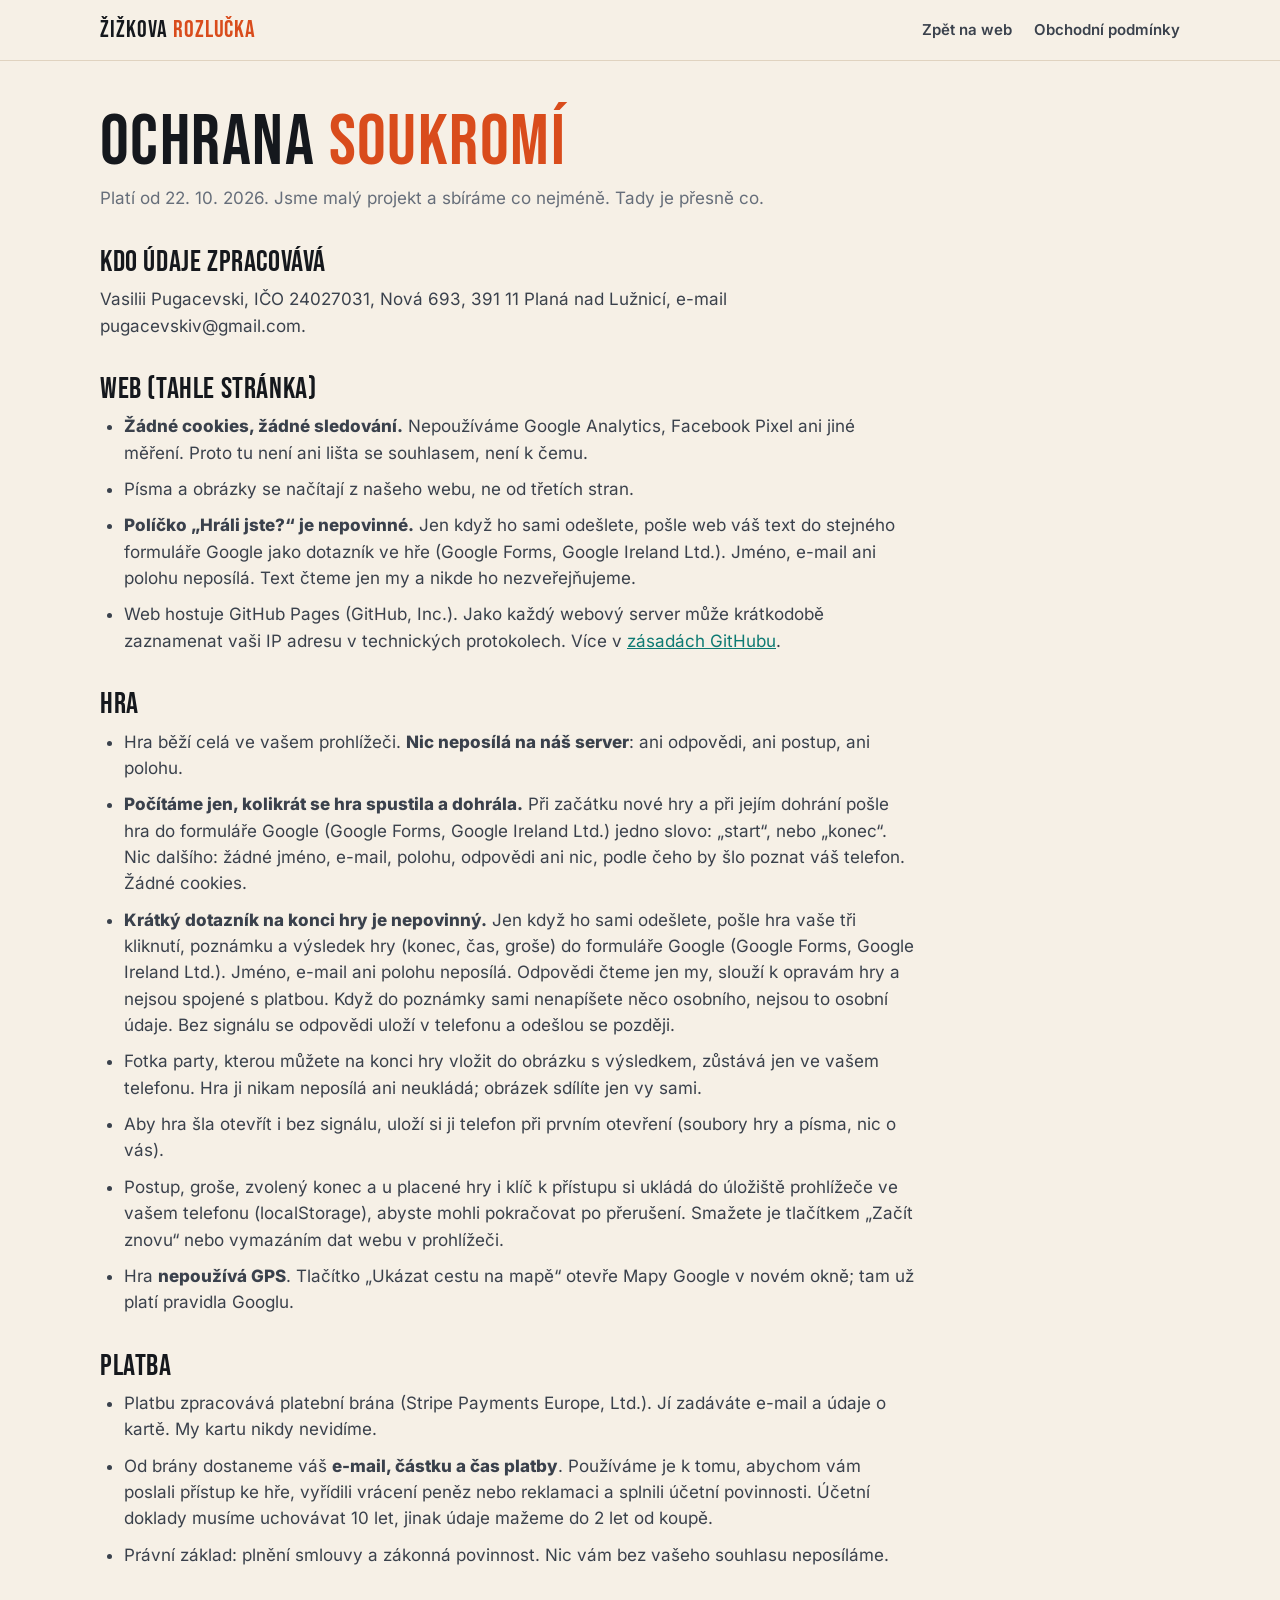
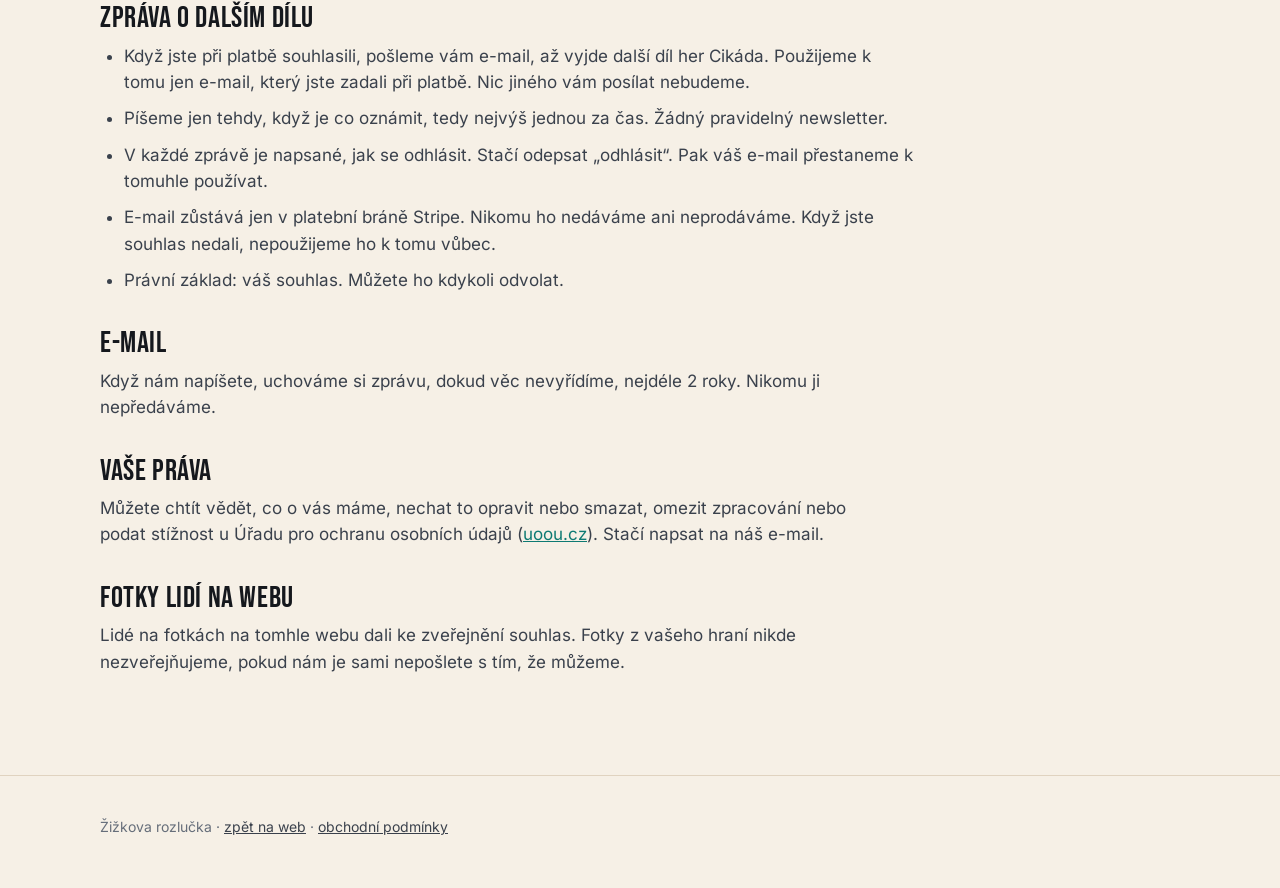
<file: soukromi.html>
<!doctype html>
<html lang="cs">
<head>
<meta charset="utf-8">
<meta name="viewport" content="width=device-width,initial-scale=1">
<title>Ochrana soukromí – Žižkova rozlučka</title>
<meta name="description" content="Jaké údaje zpracovává web a hra Žižkova rozlučka a co s nimi děláme.">
<meta name="robots" content="noindex">
<script>try{var t=localStorage.getItem("zr-theme");if(t)document.documentElement.setAttribute("data-theme",t)}catch(e){}</script>
<link rel="stylesheet" href="web/style.css?v=20261102">
<script src="web/config.js?v=20261024"></script>
</head>
<body>
<a class="skip" href="#main">Přeskočit na obsah</a>
<header class="top"><div class="wrap"><a class="logo" href="./"><b>ŽIŽKOVA <span>ROZLUČKA</span></b></a><nav class="nav" aria-label="Hlavní"><a href="./">Zpět na web</a><a href="podminky.html">Obchodní podmínky</a></nav></div></header>
<main id="main" class="doc"><div class="wrap">
<h1>Ochrana <span style="color:var(--ember)">soukromí</span></h1>
<p class="date">Platí od 22. 10. 2026. Jsme malý projekt a sbíráme co nejméně. Tady je přesně co.</p>

<h2>Kdo údaje zpracovává</h2>
<p id="seller-p"></p>

<h2>Web (tahle stránka)</h2>
<ul>
  <li><strong>Žádné cookies, žádné sledování.</strong> Nepoužíváme Google Analytics, Facebook Pixel ani jiné měření. Proto tu není ani lišta se souhlasem, není k čemu.</li>
  <li>Písma a obrázky se načítají z našeho webu, ne od třetích stran.</li>
  <li><strong>Políčko „Hráli jste?“ je nepovinné.</strong> Jen když ho sami odešlete, pošle web váš text do stejného formuláře Google jako dotazník ve hře (Google Forms, Google Ireland Ltd.). Jméno, e-mail ani polohu neposílá. Text čteme jen my a nikde ho nezveřejňujeme.</li>
  <li>Web hostuje GitHub Pages (GitHub, Inc.). Jako každý webový server může krátkodobě zaznamenat vaši IP adresu v technických protokolech. Více v <a href="https://docs.github.com/site-policy/privacy-policies/github-general-privacy-statement" rel="noopener">zásadách GitHubu</a>.</li>
</ul>

<h2>Hra</h2>
<ul>
  <li>Hra běží celá ve vašem prohlížeči. <strong>Nic neposílá na náš server</strong>: ani odpovědi, ani postup, ani polohu.</li>
  <li><strong>Počítáme jen, kolikrát se hra spustila a dohrála.</strong> Při začátku nové hry a při jejím dohrání pošle hra do formuláře Google (Google Forms, Google Ireland Ltd.) jedno slovo: „start“, nebo „konec“. Nic dalšího: žádné jméno, e-mail, polohu, odpovědi ani nic, podle čeho by šlo poznat váš telefon. Žádné cookies.</li>
  <li><strong>Krátký dotazník na konci hry je nepovinný.</strong> Jen když ho sami odešlete, pošle hra vaše tři kliknutí, poznámku a výsledek hry (konec, čas, groše) do formuláře Google (Google Forms, Google Ireland Ltd.). Jméno, e-mail ani polohu neposílá. Odpovědi čteme jen my, slouží k opravám hry a nejsou spojené s platbou. Když do poznámky sami nenapíšete něco osobního, nejsou to osobní údaje. Bez signálu se odpovědi uloží v telefonu a odešlou se později.</li>
  <li>Fotka party, kterou můžete na konci hry vložit do obrázku s výsledkem, zůstává jen ve vašem telefonu. Hra ji nikam neposílá ani neukládá; obrázek sdílíte jen vy sami.</li>
  <li>Aby hra šla otevřít i bez signálu, uloží si ji telefon při prvním otevření (soubory hry a písma, nic o vás).</li>
  <li>Postup, groše, zvolený konec a u placené hry i klíč k přístupu si ukládá do úložiště prohlížeče ve vašem telefonu (localStorage), abyste mohli pokračovat po přerušení. Smažete je tlačítkem „Začít znovu“ nebo vymazáním dat webu v prohlížeči.</li>
  <li>Hra <strong>nepoužívá GPS</strong>. Tlačítko „Ukázat cestu na mapě“ otevře Mapy Google v novém okně; tam už platí pravidla Googlu.</li>
</ul>

<h2 data-only="prodej">Platba</h2>
<ul data-only="prodej">
  <li>Platbu zpracovává platební brána (Stripe Payments Europe, Ltd.). Jí zadáváte e-mail a údaje o kartě. My kartu nikdy nevidíme.</li>
  <li>Od brány dostaneme váš <strong>e-mail, částku a čas platby</strong>. Používáme je k tomu, abychom vám poslali přístup ke hře, vyřídili vrácení peněz nebo reklamaci a splnili účetní povinnosti. Účetní doklady musíme uchovávat 10 let, jinak údaje mažeme do 2 let od koupě.</li>
  <li>Právní základ: plnění smlouvy a zákonná povinnost. Nic vám bez vašeho souhlasu neposíláme.</li>
</ul>

<h2 data-only="prodej">Zpráva o dalším dílu</h2>
<ul data-only="prodej">
  <li>Když jste při platbě souhlasili, pošleme vám e-mail, až vyjde další díl her Cikáda. Použijeme k tomu jen e-mail, který jste zadali při platbě. Nic jiného vám posílat nebudeme.</li>
  <li>Píšeme jen tehdy, když je co oznámit, tedy nejvýš jednou za čas. Žádný pravidelný newsletter.</li>
  <li>V každé zprávě je napsané, jak se odhlásit. Stačí odepsat „odhlásit“. Pak váš e-mail přestaneme k tomuhle používat.</li>
  <li>E-mail zůstává jen v platební bráně Stripe. Nikomu ho nedáváme ani neprodáváme. Když jste souhlas nedali, nepoužijeme ho k tomu vůbec.</li>
  <li>Právní základ: váš souhlas. Můžete ho kdykoli odvolat.</li>
</ul>

<h2>E-mail</h2>
<p>Když nám napíšete, uchováme si zprávu, dokud věc nevyřídíme, nejdéle 2 roky. Nikomu ji nepředáváme.</p>

<h2>Vaše práva</h2>
<p>Můžete chtít vědět, co o vás máme, nechat to opravit nebo smazat, omezit zpracování nebo podat stížnost u Úřadu pro ochranu osobních údajů (<a href="https://www.uoou.cz" rel="noopener">uoou.cz</a>). Stačí napsat na náš e-mail.</p>

<h2>Fotky lidí na webu</h2>
<p>Lidé na fotkách na tomhle webu dali ke zveřejnění souhlas. Fotky z vašeho hraní nikde nezveřejňujeme, pokud nám je sami nepošlete s tím, že můžeme.</p>
</div></main>
<footer><div class="wrap">Žižkova rozlučka · <a href="./">zpět na web</a> · <a href="podminky.html">obchodní podmínky</a></div></footer>
<script>
(function(){var K=window.KONFIG||{};var r=["zdarma","prodej","brzy"].indexOf(K.REZIM)>=0?K.REZIM:"zdarma";
document.querySelectorAll("[data-only]").forEach(function(e){e.classList.toggle("hide",e.getAttribute("data-only")!==r)});
document.getElementById("seller-p").textContent=[K.SELLER_NAME,K.SELLER_ICO?"IČO "+K.SELLER_ICO:"",K.SELLER_ADDRESS,K.CONTACT_EMAIL?"e-mail "+K.CONTACT_EMAIL:""].filter(Boolean).join(", ")+".";})();
</script>
</body>
</html>
</file>
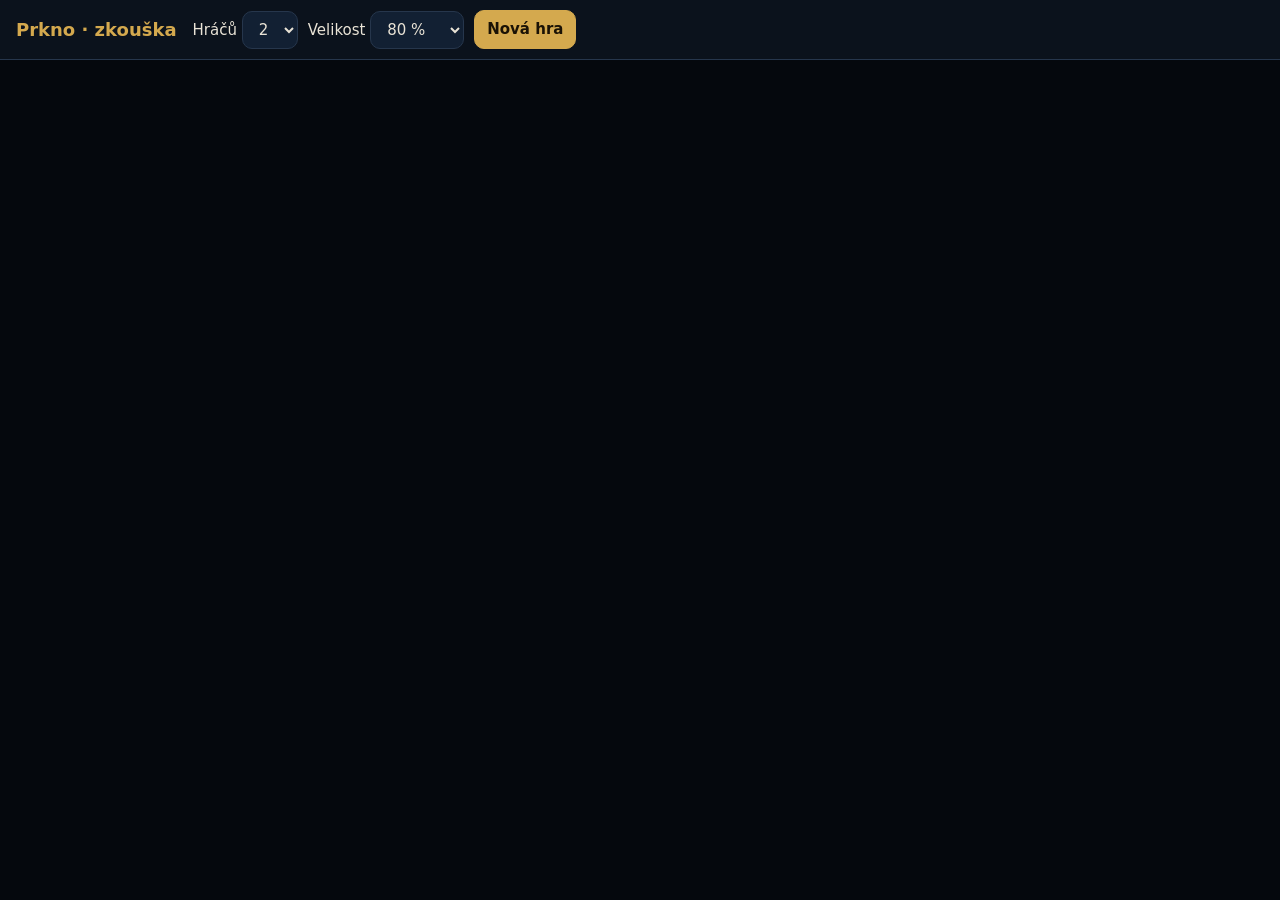
<file: posadka-r4t8/prkno/test.html>
<!doctype html>
<html lang="cs">
<head>
<meta charset="utf-8">
<meta name="viewport" content="width=device-width,initial-scale=1">
<meta name="robots" content="noindex,nofollow">
<title>Prkno · zkouška ve víc telefonech</title>
<style>
/* Testovací stránka: víc telefonů vedle sebe na jednom počítači. Každé okno má vlastní uložení. */
:root{--bg:#05080d;--fg:#e9e3d6;--muted:#93a1b3;--brass:#d4a94e;--line:#26364c;color-scheme:dark}
*{box-sizing:border-box}
body{margin:0;background:var(--bg);color:var(--fg);font:15px/1.4 system-ui,-apple-system,"Segoe UI",Roboto,sans-serif}
header{position:sticky;top:0;z-index:2;display:flex;flex-wrap:wrap;gap:10px;align-items:center;padding:10px 16px;background:#0b121c;border-bottom:1px solid var(--line)}
header b{color:var(--brass);font-size:18px;margin-right:6px}
select,button{font:inherit;color:inherit;background:#122033;border:1px solid var(--line);border-radius:10px;padding:8px 12px;cursor:pointer}
button.primary{background:var(--brass);color:#1a1205;border-color:var(--brass);font-weight:700}
.note{color:var(--muted);font-size:13px}
#grid{display:flex;flex-wrap:wrap;gap:18px;padding:16px;justify-content:center}
.ph{display:flex;flex-direction:column;align-items:center;gap:6px}
.ph .lab{font-size:13px;color:var(--muted)}
.ph .lab b{color:var(--fg)}
.frame{width:calc(390px*var(--s));height:calc(780px*var(--s));overflow:hidden;border-radius:calc(28px*var(--s));border:calc(8px*var(--s)) solid #1b2533;background:#000}
.frame iframe{width:390px;height:780px;border:0;transform:scale(var(--s));transform-origin:0 0;display:block}
</style>
</head>
<body>
<header>
  <b>Prkno · zkouška</b>
  <label>Hráčů <select id="n"><option selected>2</option><option>3</option><option>4</option></select></label>
  <label>Velikost <select id="s"><option value="1">100 %</option><option value=".8" selected>80 %</option><option value=".65">65 %</option><option value=".5">50 %</option></select></label>
  <button class="primary" id="go">Nová hra</button>
  <span class="note" id="info"></span>
</header>
<div id="grid"></div>
<script>
// Na počítači nejde naklánět ani třást: hra má všude náhradu prstem (tlačítko „Ťukej sem“, „Sypat“).
const ABC='ABCDEFHJKLMNPRSTUVXZ',grid=document.getElementById('grid');
function build(code,n){
  grid.innerHTML='';
  for(let i=1;i<=n;i++){
    const w=document.createElement('div');w.className='ph';
    w.innerHTML=`<div class="lab"><b>Telefon ${i}</b> · karta ${i}</div><div class="frame"><iframe title="Telefon ${i}" src="index.html?slot=${i}&code=${code}&card=${i}"></iframe></div>`;
    grid.append(w);
  }
  document.getElementById('info').textContent=`Kód posádky ${code}. Okna mají každé svoje uložení, obnovení stránky hru nesmaže.`;
}
function setScale(){document.documentElement.style.setProperty('--s',document.getElementById('s').value)}
document.getElementById('s').onchange=setScale;setScale();
document.getElementById('go').onclick=()=>{
  const n=+document.getElementById('n').value;let c='';for(let i=0;i<4;i++)c+=ABC[Math.floor(Math.random()*ABC.length)];
  for(let i=1;i<=4;i++)try{localStorage.removeItem('prkno-v5-'+i)}catch(e){}
  try{localStorage.setItem('prkno-test',JSON.stringify({code:c+n,n}))}catch(e){}
  build(c+n,n);
};
// po obnovení stránky pokračuje rozehraná zkouška
try{const t=JSON.parse(localStorage.getItem('prkno-test'));if(t){document.getElementById('n').value=t.n;build(t.code,t.n)}}catch(e){}
</script>
</body>
</html>
</file>
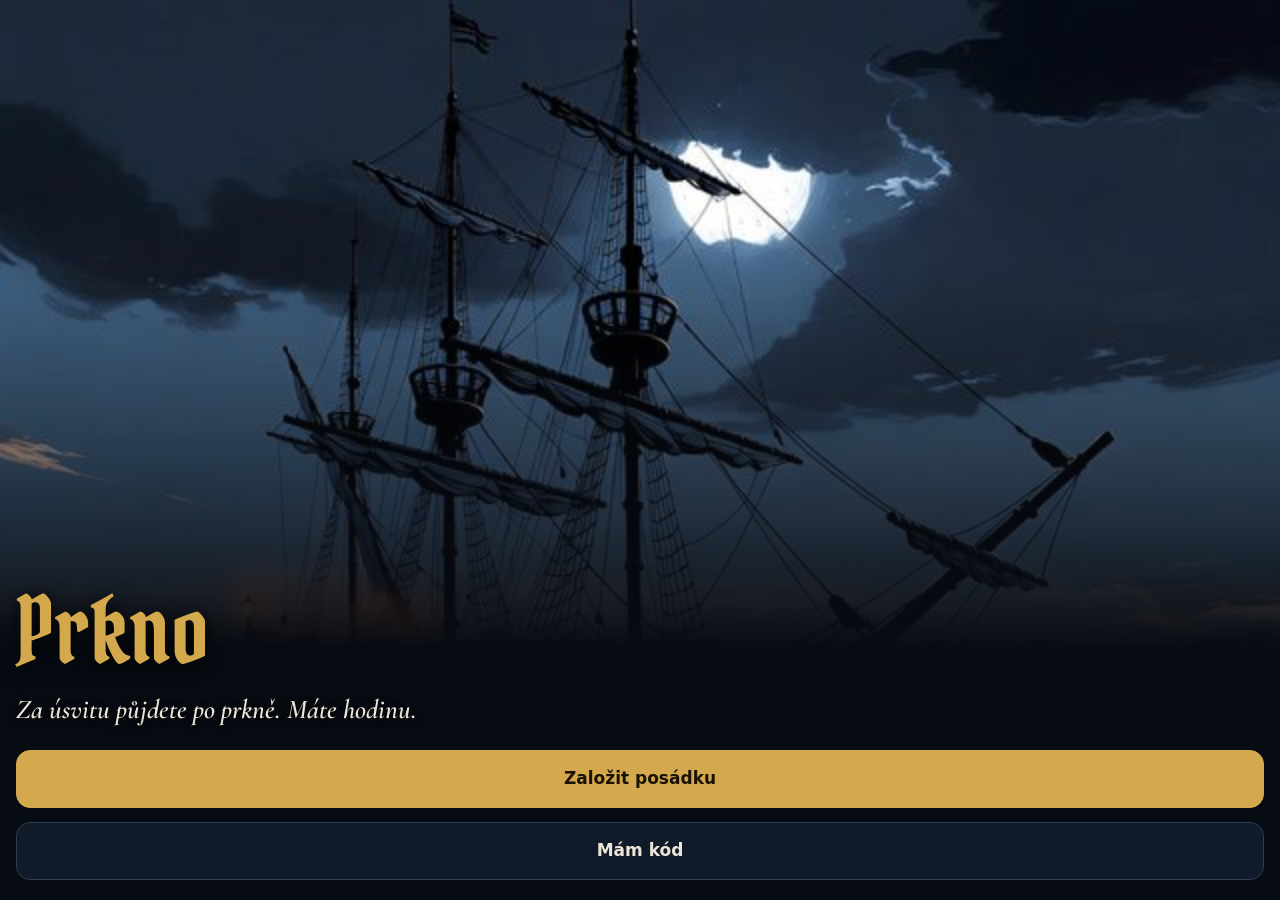
<file: posadka-r4t8/prkno/v6.html>
<!doctype html>
<html lang="cs">
<head>
<meta charset="utf-8">
<meta name="viewport" content="width=device-width,initial-scale=1,viewport-fit=cover">
<meta name="robots" content="noindex,nofollow">
<meta name="theme-color" content="#070b12">
<title>Prkno</title>
<link rel="stylesheet" href="https://fonts.googleapis.com/css2?family=Pirata+One&family=Cormorant+Garamond:ital,wght@1,600&display=swap">
<style>
/* Prkno v6 (18. 11. 2026): piráti jdou pro mapu, krysa jen na tajné kartě, nové pohybové úlohy. Stará verze je index.html. 2–4 telefony. Obrázky postav: Grok (img/), hlas Barta: lokální TTS (audio/). */
:root{--bg:#070b12;--panel:#101a28;--panel2:#16233a;--line:#2a3e58;--fg:#ece6d8;--muted:#93a1b3;--brass:#d4a94e;--ok:#5fd38d;--bad:#ef6a5b;color-scheme:dark}
*{box-sizing:border-box}
html,body{margin:0;height:100%;background:var(--bg);color:var(--fg);font:17px/1.4 system-ui,-apple-system,"Segoe UI",Roboto,sans-serif;-webkit-tap-highlight-color:transparent;overscroll-behavior:none}
button{font:inherit;color:inherit}
.screen{position:fixed;inset:0;display:none;flex-direction:column;overflow:auto;gap:14px;padding:calc(env(safe-area-inset-top) + 20px) max(16px,env(safe-area-inset-right)) calc(env(safe-area-inset-bottom) + 20px) max(16px,env(safe-area-inset-left))}
.screen.on{display:flex}
#s-start{background:linear-gradient(#070b1200 30%,#070b12 72%),url(img/cover.jpg) center top/cover no-repeat;justify-content:flex-end}
.logo{font-family:"Pirata One",serif;font-weight:400;font-size:92px;line-height:1;margin:0;color:var(--brass);text-shadow:0 4px 20px #000}
.tag{margin:0 0 8px;font-family:"Cormorant Garamond",serif;font-style:italic;font-weight:600;font-size:27px;text-shadow:0 2px 10px #000}
h2{font-family:"Pirata One",serif;font-weight:400;font-size:38px;margin:4px 0 0;color:var(--brass)}
.note{color:var(--muted);font-size:15px;margin:0}
.btn{appearance:none;border:1px solid var(--line);background:var(--panel);font-weight:650;padding:16px;border-radius:14px;text-align:center;width:100%;cursor:pointer}
.btn.primary{background:var(--brass);border-color:var(--brass);color:#1a1205}
.btn:disabled{opacity:.45}
.btn:focus-visible,.chip:focus-visible,.dial button:focus-visible,.tile:focus-visible{outline:3px solid var(--brass);outline-offset:2px}
.chip{appearance:none;border:1px solid var(--line);background:#101a28d9;font-size:14px;padding:8px 12px;border-radius:999px;cursor:pointer;white-space:nowrap}
.back{align-self:flex-start}
.nums{display:grid;grid-template-columns:repeat(3,1fr);gap:10px}
.nums .btn{font-size:34px;padding:22px 0}
.code{font-size:58px;font-weight:800;letter-spacing:.18em;text-align:center;padding:18px 0;border:2px dashed var(--brass);border-radius:18px;color:var(--brass)}
input[type=text]{width:100%;min-width:0;font:inherit;font-size:26px;padding:12px;border-radius:12px;border:1px solid var(--line);background:#050a12;color:var(--fg);text-transform:uppercase;letter-spacing:.2em}
.tiles{display:grid;grid-template-columns:repeat(2,minmax(0,1fr));gap:12px}
.tile{min-width:0;appearance:none;border:2px solid var(--line);background:var(--panel);border-radius:16px;padding:8px;cursor:pointer;display:flex;flex-direction:column;align-items:center;gap:6px}
.tile .pics{display:flex;gap:4px;width:100%}
.tile img{flex:1;min-width:0;aspect-ratio:1;object-fit:cover;border-radius:10px}
.tile b{font-family:"Pirata One",serif;font-weight:400;font-size:24px;color:var(--brass)}
.back-card{aspect-ratio:3/4;font-family:"Pirata One",serif;font-size:60px;color:var(--brass);background:repeating-linear-gradient(45deg,#14202f 0 10px,#101a28 10px 20px);border-radius:16px;border:2px solid var(--line);cursor:pointer}
#spin{position:fixed;inset:0;z-index:45;display:none;flex-direction:column;align-items:center;justify-content:center;gap:16px;background:#070b12f2}
#spin.on{display:flex}
#spin img{width:min(70vw,320px);aspect-ratio:1;object-fit:cover;border-radius:22px;border:3px solid var(--brass)}
.pc{border:1px solid var(--line);border-radius:20px;overflow:hidden;background:var(--panel)}
.pc img{width:100%;aspect-ratio:1;object-fit:cover;display:block}
.pc .nick{font-family:"Pirata One",serif;font-size:58px;line-height:1;color:#fff;text-align:center;margin:-64px 0 0;position:relative;text-shadow:0 3px 14px #000;padding-bottom:10px}
.pc .bio{padding:14px 16px;border-top:1px solid var(--line);font-size:18px;line-height:1.45}
.pc .role{text-align:center;font-size:14px;letter-spacing:.2em;text-transform:uppercase;color:var(--brass);padding-bottom:10px}
.stats{display:grid;gap:9px;padding:14px 16px;border-top:1px solid var(--line)}
.stat{display:grid;grid-template-columns:78px 1fr;align-items:center;gap:10px;font-size:16px;color:var(--muted)}
.pips{display:flex;gap:5px}.pips i{flex:1;height:10px;border-radius:5px;background:#24344a}.pips i.on{background:var(--brass)}
#prolog{position:fixed;inset:0;z-index:46;display:none;background:#000;overflow:hidden}
#prolog.on{display:block}
#prolog img{position:absolute;inset:0;width:100%;height:100%;object-fit:contain;animation:kb 12s ease-out forwards}
#prolog img.bg{object-fit:cover;filter:blur(22px) brightness(.45);transform:scale(1.2);animation:none}
@media (orientation:landscape){#prolog img{object-fit:cover}}
#prolog::after{content:"";position:absolute;inset:0;background:linear-gradient(#0000 45%,#000d 80%);pointer-events:none}
@keyframes kb{from{transform:scale(1.07)}to{transform:scale(1)}}
#prologTxt{position:absolute;z-index:1;left:0;right:0;bottom:calc(env(safe-area-inset-bottom) + 100px);padding:0 22px;text-align:center;font-family:"Cormorant Garamond",serif;font-style:italic;font-weight:600;font-size:28px;line-height:1.25;text-shadow:0 2px 12px #000}
#prologBtns{position:absolute;z-index:1;left:16px;right:16px;bottom:calc(env(safe-area-inset-bottom) + 20px);display:flex;gap:8px}
.endimg{width:100%;aspect-ratio:1;object-fit:cover;border-radius:16px;display:block;margin-bottom:12px}
.endttl{font-family:"Pirata One",serif;font-size:44px;line-height:1;color:var(--brass);text-align:center;margin:0 0 8px}
.pc .line{font-family:"Cormorant Garamond",serif;font-style:italic;font-weight:600;font-size:24px;text-align:center}
.secret{background:#1d0f12;border:1px dashed #7a3540;border-radius:14px;padding:14px;cursor:pointer;user-select:none;-webkit-user-select:none;text-align:center}
.secret .hid{filter:blur(9px);font-size:18px;margin-top:6px}
.secret .lbl{font-size:16px;color:#e7a0a8}
.row{display:flex;gap:8px;align-items:stretch}
.row .btn{padding:12px;flex:1}
#s-game{padding:0;gap:0;overflow:hidden}
.gbar{display:flex;gap:8px;align-items:center;padding:calc(env(safe-area-inset-top) + 10px) 12px 8px;background:var(--panel);border-bottom:1px solid var(--line)}
.gch{flex:1;min-width:0;overflow:hidden;text-overflow:ellipsis;white-space:nowrap;font-family:"Pirata One",serif;font-size:28px;line-height:1.1;color:var(--brass)}
.gbar .chip{flex-shrink:0;padding:8px 10px}
.dawn{height:4px;background:linear-gradient(90deg,#1a2a44,#e8a35a);transform-origin:left;transform:scaleX(0);transition:transform 1s}
.tabs{display:flex;gap:6px;padding:8px 12px;overflow-x:auto;border-bottom:1px solid var(--line)}
.tabs:empty{display:none}
.tabs .chip{font-size:16px;padding:9px 14px}
.tabs .chip[aria-selected=true]{background:var(--brass);border-color:var(--brass);color:#1a1205;font-weight:700}
.stage{flex:1;position:relative;overflow:hidden}
.pane{position:absolute;inset:0;overflow:auto;padding:14px 12px 20px;display:none}
.pane.on{display:block}
.gbottom{display:flex;flex-direction:column;gap:8px;padding:10px 12px calc(env(safe-area-inset-bottom) + 12px);background:var(--panel);border-top:1px solid var(--line);max-height:56vh;overflow:auto}
.msg{display:flex;gap:10px;align-items:center;background:var(--panel2);border:1px solid var(--line);border-radius:14px;padding:8px 12px 8px 8px;font-size:17px}
.msg img{width:46px;height:46px;border-radius:50%;object-fit:cover;flex:0 0 46px}
.lbl{font-size:14px;color:var(--muted)}
.big1{font-size:21px;font-weight:700;margin:0 0 12px}
.heslo{display:grid;grid-template-columns:repeat(3,1fr);gap:8px}
.heslo .btn{padding:12px 4px;font-size:15px}
.bigword{font-size:44px;font-weight:800;text-align:center;letter-spacing:.08em;color:var(--brass)}
.card{background:var(--panel);border:1px solid var(--line);border-radius:14px;padding:12px;margin-bottom:12px}
.wall{background:#1b1a17;border:1px solid #3a352c;border-radius:12px;padding:14px;display:flex;flex-wrap:wrap;gap:16px;justify-content:center}
.pair{display:flex;align-items:center;gap:6px;padding:8px 10px;border:1px dashed #6b604c;border-radius:10px}
.pair .ar{font-size:28px;color:#cbbd9e}
.smell{background:#1b1a17;border:1px solid #3a352c;border-radius:12px;padding:12px 14px;margin-bottom:8px;display:flex;align-items:center;gap:12px;font-size:22px}
.smell .num{font-family:"Pirata One",serif;font-size:32px;color:#f0d9a8;min-width:44px;text-align:center}
canvas.full{width:100%;height:auto;display:block;border-radius:14px}
.dials{display:flex;gap:8px;justify-content:center}
.dial{display:flex;flex-direction:column;align-items:center;gap:4px;background:#0a121e;border:1px solid var(--line);border-radius:14px;padding:6px}
.dial button{appearance:none;border:0;background:#16233a;border-radius:8px;width:62px;height:40px;font-size:18px;cursor:pointer}
.dial .v{width:62px;height:62px;display:flex;align-items:center;justify-content:center}
.barrels{display:grid;grid-template-columns:repeat(3,1fr);gap:10px}
.barrel{appearance:none;border:2px solid #4a3522;border-radius:18px/30px;background:radial-gradient(ellipse at 50% 30%,#7a5634,#3b2715 75%);aspect-ratio:3/4;font-family:"Pirata One",serif;font-size:38px;color:#f0d9a8;cursor:pointer;position:relative}
.barrel::before,.barrel::after{content:"";position:absolute;left:0;right:0;height:5px;background:#222;opacity:.6}
.barrel::before{top:22%}.barrel::after{bottom:22%}
.barrel.sel{outline:3px solid var(--brass)}
.meter{height:24px;border-radius:12px;background:#0a121e;border:1px solid var(--line);overflow:hidden}
.meter i{display:block;height:100%;width:0;background:linear-gradient(90deg,#6b4a2a,#d4a94e)}
.tilt{height:12px;border-radius:6px;background:linear-gradient(90deg,#333 0 25%,#2d6b45 25% 62%,#7a2a2a 62%);position:relative;margin-top:8px}
.tilt b{position:absolute;top:-4px;width:5px;height:20px;background:#fff;border-radius:2px;left:0}
.grid5{display:grid;grid-template-columns:repeat(5,1fr);gap:5px;max-width:380px;margin:0 auto}
.grid5 div{aspect-ratio:1;border-radius:8px;background:#141c28;display:flex;align-items:center;justify-content:center;font-size:26px}
.arrows{display:grid;grid-template-columns:repeat(3,76px);gap:8px;justify-content:center}
.arrows button{height:66px;font-size:28px;border-radius:14px;border:1px solid var(--line);background:#16233a;cursor:pointer}
.shelf{display:grid;grid-template-columns:repeat(3,1fr);gap:12px;background:#2a1d12;border-radius:14px;padding:14px}
.shelf button{appearance:none;background:none;border:2px solid transparent;border-radius:12px;padding:6px;cursor:pointer}
.shelf button.sel{border-color:var(--brass)}
.recipe{display:flex;gap:14px;justify-content:center;align-items:center;background:#1b1a17;border-radius:14px;padding:14px}
.overlay{position:fixed;inset:0;z-index:50;display:none;flex-direction:column;justify-content:center;gap:14px;padding:24px max(16px,env(safe-area-inset-right)) 24px max(16px,env(safe-area-inset-left));background:#070b12f7;overflow:auto}
.overlay.on{display:flex}
#task6{justify-content:flex-start;overflow:auto}
#pump{background:#0a2a44f7;text-align:center}
#pump .big{font-size:64px;font-weight:800}
.water{height:14px;border-radius:7px;background:#123;overflow:hidden}
.water i{display:block;height:100%;width:100%;background:#3d8fd6;transition:width .2s}
#seal{align-self:center;position:relative;width:150px;height:150px;border-radius:50%;border:0;background:radial-gradient(circle at 40% 35%,#9b1c1c,#5a0c0c 70%);box-shadow:0 0 0 6px #2a0606,0 10px 40px #000;cursor:pointer;touch-action:none;user-select:none;-webkit-user-select:none}
#seal span{font-family:"Pirata One",serif;font-size:50px;color:#e8c9a0}
#seal svg{position:absolute;inset:-14px;width:178px;height:178px;transform:rotate(-90deg);pointer-events:none}
#seal circle{fill:none;stroke:var(--brass);stroke-width:4;stroke-dasharray:490;stroke-dashoffset:490}
#cardImg{max-width:100%;max-height:50vh;display:block;margin:0 auto 12px;border-radius:8px;box-shadow:0 8px 30px #000a}
#v3d{position:fixed;inset:0;z-index:40;display:none;background:#000}
#v3d.on{display:block}
#v3d canvas{position:absolute;inset:0;width:100%;height:100%;touch-action:none}
#v3dHint{position:absolute;top:calc(env(safe-area-inset-top) + 16px);left:0;right:0;text-align:center;font-size:15px;color:#e8edf3;text-shadow:0 1px 6px #000;pointer-events:none}
#v3dFind{position:absolute;top:calc(env(safe-area-inset-top) + 44px);left:50%;transform:translateX(-50%);background:#0b1320cc;border:1px solid var(--brass);border-radius:999px;padding:8px 16px;font-size:18px;font-weight:700;color:var(--brass);pointer-events:none;white-space:nowrap}
#v3dAim{position:absolute;left:50%;top:50%;width:46px;height:46px;margin:-23px;border:2px solid #ffffffaa;border-radius:50%;pointer-events:none}
#v3dAim i{position:absolute;inset:-2px;border-radius:50%;border:3px solid var(--brass);opacity:0}
#v3dLine{position:absolute;left:0;right:0;bottom:calc(env(safe-area-inset-bottom) + 100px);display:flex;gap:10px;align-items:center;justify-content:center;padding:0 18px;font-family:"Cormorant Garamond",serif;font-style:italic;font-weight:600;font-size:24px;line-height:1.25;text-shadow:0 2px 12px #000,0 0 3px #000;pointer-events:none}
#v3dLine img{width:54px;height:54px;border-radius:50%;object-fit:cover;flex:0 0 54px;border:2px solid var(--brass)}
#v3dGo{position:absolute;left:16px;right:16px;bottom:calc(env(safe-area-inset-bottom) + 20px);width:auto}
.stag{display:flex;flex-direction:column;align-items:center;gap:2px;font-size:12px;line-height:1.1;color:#cbbd9e}
.slots{display:flex;gap:8px;justify-content:center;margin-bottom:10px}
.slot{width:62px;height:74px;border:2px dashed var(--line);border-radius:12px;display:flex;align-items:center;justify-content:center;color:var(--muted);font-size:22px}
.pal{display:grid;grid-template-columns:repeat(6,minmax(0,1fr));gap:5px;margin-bottom:8px}
.pal button{appearance:none;min-width:0;background:#16233a;border:1px solid var(--line);border-radius:10px;padding:4px 0;cursor:pointer}
.clue{background:#1b1a17;border-left:4px solid var(--brass);border-radius:8px;padding:10px 12px;margin-bottom:8px;font-size:18px}
.ezt{width:100%;border-collapse:collapse;font-size:14px}
.ezt th{color:var(--brass);font-weight:600;padding:4px}
.ezt td{padding:3px}
.ezt select{width:100%;font:inherit;font-size:14px;background:#0a121e;color:var(--fg);border:1px solid var(--line);border-radius:8px;padding:6px 2px}
.guns{display:grid;grid-template-columns:repeat(4,1fr);gap:8px}
.guns .btn{padding:14px 0;font-size:18px}
#watch,#run{text-align:center}
.kapimg{display:block;width:100%;aspect-ratio:3/2;max-height:34vh;object-fit:cover;border-radius:14px;margin:0 0 12px;border:1px solid var(--line)}
.ovimg{display:block;width:100%;max-width:420px;aspect-ratio:3/2;object-fit:cover;border-radius:16px;margin:0 auto;border:1px solid var(--line)}
#watch .big,#run .big{font-size:72px;font-weight:800}
@media (prefers-reduced-motion:reduce){*{animation:none!important;transition:none!important}}
</style>
<script type="importmap">{"imports":{"three":"https://cdn.jsdelivr.net/npm/three@0.160.0/build/three.module.js","three/addons/":"https://cdn.jsdelivr.net/npm/three@0.160.0/examples/jsm/"}}</script>
</head>
<body>

<div id="gate" class="overlay">
  <h2>Otevři v prohlížeči</h2>
  <p>Instagram nepustí pohyb telefonu. Ťukni na <b>⋯</b> a vyber <b>Otevřít v prohlížeči</b>.</p>
  <button class="btn" id="gateGo">Zkusit i tak</button>
</div>

<section id="s-start" class="screen on">
  <h1 class="logo">Prkno</h1>
  <p class="tag">Za úsvitu půjdete po prkně. Máte hodinu.</p>
  <button class="btn primary" id="resumeBtn" hidden>Pokračovat</button>
  <button class="btn primary" id="newCrew">Založit posádku</button>
  <button class="btn" id="joinCrew">Mám kód</button>
</section>

<section id="s-create" class="screen">
  <button class="chip back" data-to="s-start">← Zpět</button>
  <h2>Kolik telefonů?</h2>
  <div class="nums" id="nums"></div>
</section>

<section id="s-code" class="screen">
  <button class="chip back" data-to="s-create">← Zpět</button>
  <h2>Kód posádky</h2>
  <div class="code" id="codeBig"></div>
  <p class="note">Řekni ho ostatním.</p>
  <button class="btn primary" id="toPick">Dál</button>
</section>

<section id="s-join" class="screen">
  <button class="chip back" data-to="s-start">← Zpět</button>
  <h2>Kód posádky</h2>
  <input type="text" id="joinIn" maxlength="6" autocomplete="off" autocapitalize="characters" placeholder="ABCD4" aria-label="Kód posádky">
  <p class="note" id="joinErr"></p>
  <button class="btn primary" id="joinOk">Dál</button>
</section>

<section id="s-pick" class="screen">
  <h2>Kdo budeš?</h2>
  <div class="row"><button class="btn primary" id="pickRand">Losovat</button><button class="btn" id="pickChoose">Vybrat si</button></div>
  <div id="pickBox"></div>
</section>

<section id="s-seal" class="screen" style="justify-content:center;text-align:center">
  <h2>Připraveni?</h2>
  <p class="note">Všichni naráz: držte prst na pečeti.</p>
  <button id="seal" aria-label="Podržet a podepsat"><svg viewBox="0 0 178 178"><circle id="ring" cx="89" cy="89" r="78"/></svg><span>P</span></button>
</section>

<section id="s-who" class="screen">
  <div id="myCards" style="display:flex;flex-direction:column;gap:14px"></div>
  <button class="btn primary" id="startBtn">Probudit se</button>
</section>

<section id="s-game" class="screen">
  <div class="gbar">
    <div class="gch" id="gTitle"></div>
    <button class="chip" id="viewChip" aria-label="Rozhlédnout se">Rozhlédnout</button>
    <button class="chip" id="hintChip" aria-label="Rada od Barta">Rada</button>
    <button class="chip" id="musChip" aria-label="Hudba" hidden>🎵</button>
    <button class="chip" id="menuChip" aria-label="Menu">⋯</button>
  </div>
  <div class="dawn" id="dawn"></div>
  <div class="tabs" id="tabs" role="tablist"></div>
  <div class="stage" id="stage"></div>
  <div class="gbottom" id="gBottom"></div>
</section>

<div id="spin"><img id="spinImg" alt=""><h2 id="spinName"></h2></div>

<div id="prolog"><div id="prologTxt"></div><div id="prologBtns"><button class="btn" id="prologSkip" style="flex:0 0 34%">Přeskočit</button><button class="btn primary" id="prologNext">Dál</button></div></div>

<div id="v3d"><canvas id="v3dc"></canvas><div id="v3dHint"></div><div id="v3dFind" hidden></div><div id="v3dAim" hidden><i></i></div><div id="v3dLine"></div><button class="btn primary" id="v3dGo" hidden>Do práce</button></div>

<div id="pump" class="overlay" role="alertdialog" aria-labelledby="pumpT">
  <h2 id="pumpT">Voda v podpalubí!</h2>
  <p><b>Zatřes telefonem.</b></p>
  <div class="big" id="pumpN">0</div>
  <div class="water"><i id="pumpW"></i></div>
  <button class="btn" id="pumpTap">Nejde to? Ťukej sem</button>
</div>

<div id="watch" class="overlay" role="alertdialog" aria-labelledby="watchT">
  <img class="ovimg" src="img/kap/hlidka.jpg" alt="">
  <h2 id="watchT">Hlídka na chodbě!</h2>
  <p><b>Telefon displejem dolů na zem. Všichni k zemi a ani muk.</b></p>
  <div class="big" id="watchN">12</div>
  <p class="note" id="watchMsg">Až hlídka přejde, telefon pípne.</p>
  <button class="btn" id="watchHold" hidden>Nejde to? Drž tady prst</button>
  <button class="btn primary" id="watchGo" hidden>Přešla. Dál</button>
</div>

<div id="run" class="overlay" role="alertdialog" aria-labelledby="runT">
  <img class="ovimg" src="img/kap/paluba.jpg" alt="">
  <h2 id="runT">Přeběhni po laně!</h2>
  <p><b>Vstaň a s telefonem v ruce ujdi kroky.</b> Klidně kolem stolu.</p>
  <div class="big" id="runN">20</div>
  <div class="water"><i id="runW" style="width:0"></i></div>
  <button class="btn" id="runHold">Nejde to? Drž tady prst</button>
</div>

<div id="task6" class="overlay" role="alertdialog"><div id="task6In" style="display:flex;flex-direction:column;gap:12px"></div></div>

<div id="hintBox" class="overlay">
  <div style="display:flex;gap:12px;align-items:center"><img src="img/bart.jpg" alt="" style="width:72px;height:72px;border-radius:50%;object-fit:cover"><h2>Rada od Barta</h2></div>
  <div id="hintList" style="display:flex;flex-direction:column;gap:8px"></div>
  <button class="btn primary" id="hintMore">Ano, raď</button>
  <button class="btn" id="hintClose">Zavřít</button>
</div>

<div id="gmenu" class="overlay">
  <h2>Menu</h2>
  <p id="menuInfo"></p>
  <button class="btn" id="menuMe">Moje karta</button>
  <button class="btn" id="menuIntro">Úvod znovu</button>
  <button class="btn" id="menuMusic">Hudba: zapnout</button>
  <button class="btn" id="menuTrack">Skladba</button>
  <div id="filmBox" hidden><p class="note">Natáčení: skok rovnou na moment</p><div class="row" style="flex-wrap:wrap"><button class="btn" data-film="hlidka">Hlídka</button><button class="btn" data-film="signal">Signál</button><button class="btn" data-film="lano">Lano</button><button class="btn" data-film="rozkazy">Rozkazy</button><button class="btn" data-film="sudy">Sudy</button><button class="btn" data-film="konec">Konec</button></div></div>
  <button class="btn" id="menuSkip">Přeskočit kapitolu</button>
  <button class="btn" id="menuReset">Začít znovu</button>
  <button class="btn primary" id="menuClose">Zpět do hry</button>
</div>

<script>
const $=s=>document.querySelector(s);
const el=(t,cls,html)=>{const e=document.createElement(t);if(cls)e.className=cls;if(html!=null)e.innerHTML=html;return e};
const esc=s=>String(s).replace(/[&<>"]/g,c=>({'&':'&amp;','<':'&lt;','>':'&gt;','"':'&quot;'}[c]));
const vibe=p=>{try{navigator.vibrate&&navigator.vibrate(p)}catch(e){}};
const QS=new URLSearchParams(location.search),SLOT=QS.get('slot');
const KEY='prkno-v6'+(SLOT?'-'+SLOT:''),NPC='Bart';

/* ================= postavy =================
   Jeden telefon = jedna postava. Jména podle skutečných pirátů (Anne Bonny, Henry Morgan, Ching Shih, Calico Jack Rackham).
   Postava je kdo jsi. Co v kapitole děláš, určuje tvůj telefon (role H/O/M/V níž), ne postava. */
const HEROES=[
  {nick:'Bonny',img:'img/bonny.jpg',role:'Pašeračka',bio:'Pašovala rum guvernérovi pod nosem. Vidí loď na tři míle a lež na tři kroky. Na Bílou laň utekla, protože ji v přístavu hledali.',line:'„Vidím je dřív než oni mě.“'},
  {nick:'Morgan',img:'img/morgan.jpg',role:'Zloděj',bio:'Kluk z přístavu, co otevře každý zámek. Na moři je poprvé a nesnáší ho. V podpalubí Bílé laně schovával něco, o čem nikdo neví.',line:'„Zamčeno? Roztomilý.“'},
  {nick:'Ching',img:'img/ching.jpg',role:'Kuchařka',bio:'Vaří na Bílé lani. Aspoň to tvrdí. Co míchala dřív, se nikdo neptá dvakrát.',line:'„To se jí. Většinou.“'},
  {nick:'Rackham',img:'img/rackham.jpg',role:'Kormidelník',bio:'Uřídí cokoli, co plave, a na každou hádku má vtip. V kartách prohrál víc lodí, než jich kdy řídil. Kapitánce Černé prý kdysi dlužil peníze.',line:'„Řekni kam a drž se.“'}
];
const SEATS={1:[['H','O','M','V']],2:[['H','V'],['O','M']],3:[['H'],['O','M'],['V']],4:[['H'],['O'],['M'],['V']]};
const KRYSA={Bonny:'Posádku jsi vyžvanila ty. Kapitánka věděla o tvém pašování: buď je zradíš, nebo tě udá guvernérovi a v přístavu tě oběsí.',
  Morgan:'Posádku jsi vyžvanil ty. Chtěl jsi mapu jen pro sebe. Kapitánce jsi prozradil posádku, ona ti slíbila podíl.',
  Ching:'Posádku jsi vyžvanila ty. Kdysi jsi pro kapitánku míchala jedy. Připomněla ti, co o tobě ví, a slíbila, že na to zapomene.',
  Rackham:'Posádku jsi vyžvanil ty. Dlužíš kapitánce za prohrané karty. Za zradu ti dluh smaže a přidá měšec zlata.'};
const HESLA=['KRAKEN','RUM','KOTVA','SALVA','BOUŘE','PERLA','ŽRALOK','KOMPAS','LAGUNA','MUŠKETA','ZLAŤÁK','PRKNO'];
// tajná slova: nesmí se nikde ve hře objevit (playtest 16. 11.: „kraken“ bylo zároveň heslo, úkol se splnil sám)
const WORDS=['banán','ponožky','pizza','babička','dinosaurus','brokolice'];

/* ================= náhoda ze seedu ================= */
function hash(s){let h=2166136261;for(const ch of s){h^=ch.codePointAt(0);h=Math.imul(h,16777619)}return h>>>0}
function rng(seed){return()=>{seed=seed+0x6D2B79F5|0;let t=Math.imul(seed^seed>>>15,1|seed);t=t+Math.imul(t^t>>>7,61|t)^t;return((t^t>>>14)>>>0)/4294967296}}
const R=tag=>rng(hash(G.code+'|'+tag));
const pick=(r,a)=>a[Math.floor(r()*a.length)];
function shuffle(r,a){a=a.slice();for(let i=a.length-1;i>0;i--){const j=Math.floor(r()*(i+1));[a[i],a[j]]=[a[j],a[i]]}return a}

/* ================= stav ================= */
let G=null;
function save(){try{localStorage.setItem(KEY,JSON.stringify(G))}catch(e){}}
function load(){try{const g=JSON.parse(localStorage.getItem(KEY));return g&&g.code?g:null}catch(e){return null}}
const newG=(code,n)=>({code,n,seat:-1,ch:0,t0:0,errs:0,hints:0,hs:{},charge:false,done:0,secretOk:null,caught:null,accused:null,seen:{},c3:null,c6:{p:0,start:0,boom:false},music:null});
const deal=()=>shuffle(R('deal'),SEATS[G.n]);
const mine=()=>deal()[G.seat];
const has=c=>mine().includes(c);
const heroOf=s=>HEROES[shuffle(R('heroes'),[0,1,2,3])[s]];
const me=()=>heroOf(G.seat);
// krysa: při 2 telefonech jen v polovině her, při 3–4 skoro vždy. Nikdo neví jistě, jestli tu je.
const krysaSeat=()=>{if(G.n<2)return-1;const r=R('krysa');if(r()<(G.n===2?.5:.2))return-1;return Math.floor(r()*G.n)};
const isKrysa=()=>G.seat===krysaSeat();
const secret=()=>{const r=R('sec'+G.seat);if(r()<.5)return{t:'peek',txt:'Nakoukni někomu do telefonu tak, aby si toho nevšiml. Na konci mu řekni, co tam bylo.',ask:'Nakoukl jsi někomu do telefonu, aniž si toho všiml?'};
  const w=shuffle(R('words'),WORDS)[G.seat];return{t:'word',txt:`Vylákej z někoho slovo „${w}“. Musí ho říct on, ty ho říct nesmíš.`,ask:`Řekl někdo nahlas slovo „${w}“? Ty ne, někdo jiný.`}};
const elapsed=()=>Date.now()-G.t0;
function fmt(ms){const s=Math.floor(ms/1000),h=Math.floor(s/3600),m=Math.floor(s/60)%60,x=s%60;return(h?h+':'+String(m).padStart(2,'0'):m)+':'+String(x).padStart(2,'0')}
const npc=t=>`<div class="msg"><img src="img/bart.jpg" alt=""><div>${t}</div></div>`;

/* ================= symboly ================= */
const SYMS=['Kotva','Lebka','Hvězda','Klíč','Oko','Meč'];
function drawSym(x,s,cx,cy,r,col){
  x.save();x.translate(cx,cy);x.strokeStyle=col;x.fillStyle=col;x.lineWidth=r*.13;x.lineCap='round';x.lineJoin='round';
  const L=(a,b,c,d)=>{x.beginPath();x.moveTo(a*r,b*r);x.lineTo(c*r,d*r);x.stroke()};
  if(s==='Kotva'){x.beginPath();x.arc(0,-.62*r,.16*r,0,7);x.stroke();L(0,-.46,0,.7);L(-.4,-.25,.4,-.25);x.beginPath();x.arc(0,.18*r,.55*r,.2*Math.PI,.8*Math.PI);x.stroke()}
  if(s==='Lebka'){x.beginPath();x.arc(0,-.12*r,.55*r,Math.PI*.9,Math.PI*2.1);x.lineTo(.32*r,.48*r);x.lineTo(-.32*r,.48*r);x.closePath();x.stroke();x.beginPath();x.arc(-.22*r,-.1*r,.13*r,0,7);x.arc(.22*r,-.1*r,.13*r,0,7);x.fill()}
  if(s==='Hvězda'){x.beginPath();for(let i=0;i<10;i++){const a=-Math.PI/2+i*Math.PI/5,rr=(i%2?.3:.75)*r;x.lineTo(Math.cos(a)*rr,Math.sin(a)*rr)}x.closePath();x.stroke()}
  if(s==='Klíč'){x.beginPath();x.arc(-.4*r,0,.25*r,0,7);x.stroke();L(-.15,0,.7,0);L(.45,0,.45,.25);L(.65,0,.65,.3)}
  if(s==='Oko'){x.beginPath();x.moveTo(-.75*r,0);x.quadraticCurveTo(0,-.65*r,.75*r,0);x.quadraticCurveTo(0,.65*r,-.75*r,0);x.stroke();x.beginPath();x.arc(0,0,.2*r,0,7);x.fill()}
  if(s==='Meč'){x.beginPath();x.moveTo(-.55*r,.6*r);x.quadraticCurveTo(.4*r,.2*r,.62*r,-.7*r);x.stroke();L(-.62,.32,-.3,.7);L(-.72,.72,-.6,.6)}
  x.restore();
}
const symCanvas=(s,size=56,col='#e8dcc0')=>{const c=el('canvas');c.width=c.height=size*2;c.style.width=c.style.height=size+'px';drawSym(c.getContext('2d'),s,size,size,size*.8,col);return c};
// znak s popiskem: všichni pak říkají stejné slovo (v playtestu jeden říkal „hlava“, druhý „lebka“, „meč“ vs. „šavle“)
const symTag=(s,size=46)=>{const d=el('div','stag');d.append(symCanvas(s,size),el('span','',esc(s)));return d};
// výběr znaků ťuknutím do políček (místo koleček ▲▼, ťukání v playtestu otravovalo)
function symPick(n){const box=el('div'),slots=el('div','slots'),pal=el('div','pal');let v=[];
  const draw=()=>{slots.innerHTML='';for(let i=0;i<n;i++){const s=el('div','slot');if(v[i])s.append(symTag(v[i],34));else s.textContent=i+1;slots.append(s)}};
  SYMS.forEach(s=>{const b=el('button');b.append(symTag(s,30));b.setAttribute('aria-label',s);b.onclick=()=>{if(v.length<n){v.push(s);beep(1200,.02);vibe(8);draw()}};pal.append(b)});
  const clr=el('button','chip','⌫ Smazat');clr.onclick=()=>{v=[];draw()};draw();box.append(slots,pal,clr);box.value=()=>v.slice();box.reset=()=>{v=[];draw()};return box}

/* ================= před hrou ================= */
function show(id){document.querySelectorAll('.screen').forEach(s=>s.classList.toggle('on',s.id===id))}
document.querySelectorAll('[data-to]').forEach(b=>b.onclick=()=>show(b.dataset.to));
if(/Instagram|FBAN|FBAV|FB_IAB/i.test(navigator.userAgent))$('#gate').classList.add('on');
$('#gateGo').onclick=()=>$('#gate').classList.remove('on');
const saved=load();
if(QS.get('code')&&QS.get('card')){
  const code=QS.get('code').toUpperCase(),card=+QS.get('card')-1;
  if(saved&&saved.code===code&&saved.seat===card){G=saved;setTimeout(()=>G.t0?startGame():whoScreen(),0)}
  else if(/^[A-Z]{4}[1-4]$/.test(code)){G=newG(code,+code[4]);G.seat=card;save();setTimeout(whoScreen,0)}
}else if(saved&&saved.seat>=0){const b=$('#resumeBtn');b.hidden=false;b.onclick=async()=>{G=saved;await askMotion();G.t0?startGame():whoScreen()}}

const ABC='ABCDEFHJKLMNPRSTUVXZ';
for(let n=2;n<=4;n++){const b=el('button','btn',String(n));b.onclick=()=>{let c='';for(let i=0;i<4;i++)c+=ABC[Math.floor(Math.random()*ABC.length)];G=newG(c+n,n);$('#codeBig').textContent=G.code;show('s-code')};$('#nums').append(b)}
$('#newCrew').onclick=()=>show('s-create');
$('#joinCrew').onclick=()=>{show('s-join');setTimeout(()=>$('#joinIn').focus(),50)};
$('#toPick').onclick=()=>pickScreen();
$('#joinOk').onclick=()=>{const v=$('#joinIn').value.toUpperCase().replace(/[^A-Z0-9]/g,'');
  if(!/^[A-Z]{4}[1-4]$/.test(v)){$('#joinErr').textContent='Čtyři písmena a číslo, třeba KRAB4.';return}G=newG(v,+v[4]);pickScreen()};

/* výběr nebo losování postavy */
function pickScreen(){$('#pickBox').innerHTML='';show('s-pick');pickRandom()}
function groupTile(i){const t=el('button','tile'),h=heroOf(i);t.innerHTML=`<div class="pics"><img src="${h.img}" alt=""></div><b>${esc(h.nick)}</b>`;return t}
function pickRandom(){const box=$('#pickBox');box.innerHTML='<p class="note" style="margin-bottom:10px">Každý si vytáhne jinou kartu. Víc lidí? Dva můžou mít stejnou.</p>';const g=el('div','tiles');
  for(let i=0;i<G.n;i++){const b=el('button','back-card',String(i+1));b.setAttribute('aria-label','Karta '+(i+1));b.onclick=()=>spinTo(i);g.append(b)}box.append(g);
  $('#pickRand').className='btn primary';$('#pickChoose').className='btn'}
function pickChoose(){const box=$('#pickBox');box.innerHTML='<p class="note" style="margin-bottom:10px">Domluvte se, ať má každý jiného.</p>';const g=el('div','tiles');
  for(let i=0;i<G.n;i++){const t=groupTile(i);t.onclick=()=>{G.seat=i;save();show('s-seal')};g.append(t)}box.append(g);
  $('#pickChoose').className='btn primary';$('#pickRand').className='btn'}
$('#pickRand').onclick=pickRandom;$('#pickChoose').onclick=pickChoose;
function spinTo(i){const sp=$('#spin'),im=$('#spinImg'),nmE=$('#spinName');sp.classList.add('on');let k=0;
  nmE.textContent='Losuje se…';const iv=setInterval(()=>{im.src=HEROES[k++%4].img;beep(900+k*20,.03)},110);
  setTimeout(()=>{clearInterval(iv);const fin=heroOf(i);im.src=fin.img;nmE.textContent=fin.nick;vibe([40,40,120]);beep(660,.3);
    setTimeout(()=>{sp.classList.remove('on');G.seat=i;save();show('s-seal')},1500)},1700)}

let holdRaf=0,holdStart=0,held=false;const ringEl=$('#ring');
const holdTick=()=>{const h=Math.min(1,(performance.now()-holdStart)/1300);ringEl.style.strokeDashoffset=490*(1-h);if(h>=1){sealed();return}holdRaf=requestAnimationFrame(holdTick)};
$('#seal').addEventListener('pointerdown',e=>{e.preventDefault();askMotion();held=false;holdStart=performance.now();vibe(15);holdRaf=requestAnimationFrame(holdTick)});
const cancelHold=()=>{if(!held){cancelAnimationFrame(holdRaf);ringEl.style.strokeDashoffset=490}};
$('#seal').addEventListener('pointerup',cancelHold);$('#seal').addEventListener('pointerleave',cancelHold);
$('#seal').addEventListener('keydown',e=>{if(e.key==='Enter'||e.key===' ')sealed()});
function sealed(){if(held)return;held=true;vibe([40,60,140]);beep(140,.5);musicSync();prolog().then(whoScreen)}

function holdReveal(box){const h=box.querySelector('.hid'),on=()=>h.style.filter='none',off=()=>h.style.filter='';box.addEventListener('pointerdown',on);box.addEventListener('pointerup',off);box.addEventListener('pointerleave',off)}
function charCard(h){const d=el('div','pc');
  d.innerHTML=`<img src="${h.img}" alt="${esc(h.nick)}"><div class="nick">${esc(h.nick)}</div><div class="role">${esc(h.role)}</div>
  <div class="bio">${esc(h.bio)}</div>
  <div class="sec line" style="padding:12px 16px;border-top:1px solid var(--line)">${esc(h.line)}</div>`;return d}
function whoScreen(){const box=$('#myCards');box.innerHTML='';
  box.append(charCard(me()));
  if(G.n>1){const k=el('div','secret',`<div class="lbl">Tajný úkol · drž prst, nikomu neukazuj</div><div class="hid">${isKrysa()?'<b>Jsi krysa.</b> '+KRYSA[me().nick]+' Třikrát schválně udělej chybu, ať loď nabere vodu. A nenech se na konci nechat v poutech.':`${esc(secret().txt)} Splníš? Dostaneš zlaťák do vlastní kapsy.`}</div>`);holdReveal(k);box.append(k)}
  if(lead())box.append(el('p','note','🔊 Z tvého telefonu mluví Bart a hraje hudba. Dej ho nahlas doprostřed.'));
  $('#startBtn').textContent=G.t0?'Zpět do hry':'Probudit se';show('s-who')}
$('#startBtn').onclick=()=>{if(!G.t0){G.t0=Date.now();save()}startGame()};

/* úvod: čtyři obrázky, Bart vypráví (hlas jen z telefonu 1, ostatní mají titulky) */
const PROLOG=[['uvod1','Bílá laň. Malá, rychlá, přestrojená za obchodníka. A na ní nejdrzejší piráti Karibiku.',7.2],['uvod2','Kapitánka Černá nosí u sebe mapu k pokladu. Připluli jste si pro ni v noci.',5],['uvod3','Jenže kapitánka vás chytila. Všechny.',3.4],['uvod4','Teď sedíte v kobce. Za úsvitu jdete po prkně.',3.8]];
PROLOG.forEach(p=>{const i=new Image();i.src='img/'+p[0]+'.jpg'});
function prolog(){return new Promise(res=>{const o=$('#prolog');o.classList.add('on');let i=-1,t=0;
  const next=()=>{clearTimeout(t);i++;
    if(i>=PROLOG.length){o.classList.remove('on');if(voice)voice.pause();res();return}
    const [img,txt,d]=PROLOG[i],im=el('img'),bg=el('img','bg');im.src=bg.src='img/'+img+'.jpg';im.alt=bg.alt='';o.querySelectorAll('img').forEach(x=>x.remove());o.prepend(im);o.prepend(bg);
    $('#prologTxt').textContent=txt;$('#prologNext').textContent=i===PROLOG.length-1?'Kdo jsem?':'Dál';say('v6-prolog'+(i+1));t=setTimeout(next,(d+1)*1000)};
  $('#prologNext').onclick=next;$('#prologSkip').onclick=()=>{i=PROLOG.length-1;next()};next()})}

/* ================= pohyb, zvuk, hudba ================= */
let motionOK=false,motionAsked=false;const O={a:null,b:null,g:null};
addEventListener('deviceorientation',e=>{if(e.beta!=null){O.a=e.alpha;O.b=e.beta;O.g=e.gamma}});
/* iPhone pustí čidla pohybu jen po žádosti přímo v ťuknutí (touchend/click). Při dosednutí prstu (pointerdown)
   žádost tiše odmítne. Proto se obě žádosti posílají naráz, bez čekání mezi nimi, a dokud hráč neodpoví,
   zkusí se to znovu při každém ťuknutí kdekoli. */
const IOS_ASK=typeof DeviceOrientationEvent!=='undefined'&&typeof DeviceOrientationEvent.requestPermission==='function';
if(!IOS_ASK)motionOK='ontouchstart' in window&&typeof DeviceOrientationEvent!=='undefined';
function askMotion(){
  try{AC=AC||new (window.AudioContext||window.webkitAudioContext)();AC.resume()}catch(e){}
  if(!IOS_ASK||motionAsked)return Promise.resolve();
  const reqs=[];
  try{reqs.push(DeviceOrientationEvent.requestPermission())}catch(e){reqs.push(Promise.reject(e))}
  try{if(typeof DeviceMotionEvent!=='undefined'&&typeof DeviceMotionEvent.requestPermission==='function')reqs.push(DeviceMotionEvent.requestPermission())}catch(e){}
  return Promise.allSettled(reqs).then(r=>{if(r[0].status==='fulfilled'){motionAsked=true;motionOK=r[0].value==='granted'}})}
if(IOS_ASK){const h=()=>{if(motionAsked){removeEventListener('touchend',h,true);removeEventListener('click',h,true)}else askMotion()};
  addEventListener('touchend',h,true);addEventListener('click',h,true)}
let AC=null;
['touchend','click'].forEach(ev=>addEventListener(ev,()=>{try{if(AC&&AC.state!=='running')AC.resume()}catch(e){}if(G&&G.t0&&G.music!==false&&lead()&&!mus)musicOn();if(G)musicLabel()},true));
function beep(f=660,d=.12){try{AC=AC||new (window.AudioContext||window.webkitAudioContext)();const o=AC.createOscillator(),g=AC.createGain();o.frequency.value=f;o.connect(g);g.connect(AC.destination);g.gain.setValueAtTime(.15,AC.currentTime);g.gain.exponentialRampToValueAtTime(.001,AC.currentTime+d);o.start();o.stop(AC.currentTime+d)}catch(e){}}
let wake=null;async function keepAwake(){try{if('wakeLock' in navigator&&!wake){wake=await navigator.wakeLock.request('screen');wake.addEventListener('release',()=>wake=null)}}catch(e){}}
document.addEventListener('visibilitychange',()=>{if(document.visibilityState==='visible'&&$('#s-game').classList.contains('on'))keepAwake()});
// Hlas a hudba hrají jen z telefonu hráče 1, jinak by se ozvěna mlátila.
const lead=()=>G.seat===0;
let voice=null;function say(file){if(!lead())return;try{if(voice)voice.pause();voice=new Audio('audio/'+file+'.mp3');voice.volume=1;voice.play().catch(()=>{})}catch(e){}}
// pirátská hudba generovaná v telefonu (žádná nahrávka). Tři skladby na výběr v menu.
// 0 Shanty: harmonika, d moll 6/8 · 1 Bouře: temné smyčce a válečné bubny · 2 Krčma: rychlý jig, housle a tleskání
const TRACKS=[
  {name:'Shanty',step:.2,beat:3,
   mel:[0,null,3,5,null,3, 7,null,5,3,null,2, 0,null,3,5,null,7, 8,7,5,3,null,null, 5,null,7,8,null,7, 5,null,3,2,null,-2, 0,null,2,3,null,2, 0,null,null,0,null,null],
   bas:[-12,-12,-9,-14,-12,-12,-17,-12],lead:['sawtooth',.5,1600],bass:['triangle',.9,500,2.6],drum:i=>i%3===0?'kick':null},
  {name:'Bouře',step:.15,beat:4,
   mel:[-12,-12,-9,-12,-5,-12,-7,-12, -12,-12,-9,-12,-4,-5,-7,-9, -14,-14,-10,-14,-7,-14,-9,-14, -16,-16,-12,-16,-9,-11,-12,-14],
   bas:[-24,-24,-26,-28],lead:['sawtooth',.55,900],bass:['sawtooth',.7,300,4.6],pad:[[0,3,7],[0,3,7],[-2,2,5],[-4,0,3]],
   drum:i=>i%16===0||i%16===6||i%16===10?'kick':(i%8===4?'snare':null)},
  {name:'Krčma',step:.13,beat:3,
   mel:[0,2,4, 5,4,2, 0,2,4, 7,null,5, 4,2,0, 2,4,2, 0,-3,-5, 0,null,null, 7,5,4, 5,4,2, 4,2,0, 2,null,4, 5,4,2, 0,2,-1, 0,null,null, 0,null,null],
   bas:[-12,-5,-12,-7,-12,-5,-10,-12],lead:['square',.32,2600],bass:['triangle',.9,600,.9],drum:i=>i%6===0?'kick':(i%6===3?'clap':null)}
];
let mus=null;
function musicOn(){if(mus)return;try{AC=AC||new (window.AudioContext||window.webkitAudioContext)();AC.resume();
  const T=TRACKS[G.mstyle||0],out=AC.createGain();out.gain.value=.05;out.connect(AC.destination);
  const D=293.66,st=s=>D*Math.pow(2,s/12);let i=0;
  const note=(f,t,d,type,vol,cut)=>{const o1=AC.createOscillator(),o2=AC.createOscillator(),g=AC.createGain(),lp=AC.createBiquadFilter();lp.type='lowpass';lp.frequency.value=cut;
    o1.type=o2.type=type;o1.frequency.value=f;o2.frequency.value=f*1.006;o1.connect(lp);o2.connect(lp);lp.connect(g);g.connect(out);
    g.gain.setValueAtTime(0,t);g.gain.linearRampToValueAtTime(vol,t+.03);g.gain.setValueAtTime(vol,t+d*.7);g.gain.linearRampToValueAtTime(0,t+d);o1.start(t);o2.start(t);o1.stop(t+d+.05);o2.stop(t+d+.05)};
  const noise=(t,len,type,freq,vol)=>{const b=AC.createBuffer(1,AC.sampleRate*len,AC.sampleRate),dd=b.getChannelData(0);for(let k=0;k<dd.length;k++)dd[k]=(Math.random()*2-1)*Math.pow(1-k/dd.length,4);
    const s=AC.createBufferSource(),f=AC.createBiquadFilter(),g=AC.createGain();s.buffer=b;f.type=type;f.frequency.value=freq;g.gain.value=vol;s.connect(f);f.connect(g);g.connect(out);s.start(t)};
  const hit=(k,t)=>{if(k==='kick')noise(t,.18,'lowpass',T.name==='Bouře'?110:180,T.name==='Bouře'?2.4:1.4);if(k==='snare')noise(t,.14,'bandpass',1800,.9);if(k==='clap')noise(t,.06,'highpass',2500,.7)};
  let next=AC.currentTime+.1;
  const tick=()=>{while(next<AC.currentTime+.4){const m=T.mel[i%T.mel.length];if(m!=null)note(st(m),next,T.step*.95,T.lead[0],T.lead[1],T.lead[2]);
      if(i%T.beat===0){const b=T.bas[(i/T.beat|0)%T.bas.length];note(st(b),next,T.step*T.bass[3]*(T.beat/3),T.bass[0],T.bass[1],T.bass[2])}
      if(T.pad&&i%16===0){T.pad[(i/16|0)%T.pad.length].forEach(s=>note(st(s-12),next,T.step*16,'sine',.25,1200))}
      const k=T.drum(i);if(k)hit(k,next);i++;next+=T.step}};
  const iv=setInterval(tick,100);tick();mus={stop:()=>{clearInterval(iv);out.disconnect()}}}catch(e){}}
function musicOff(){if(mus){mus.stop();mus=null}}
function musicLabel(){const c=$('#musChip');if(c){c.hidden=!G||!lead();c.textContent=mus?'🎵':'🔇';c.title=mus?'Vypnout hudbu':'Zapnout hudbu';c.setAttribute('aria-pressed',!!mus)}$('#menuMusic').textContent='Hudba: '+(mus?'vypnout':'zapnout');$('#menuTrack').textContent='Skladba: '+TRACKS[G.mstyle||0].name+' · další'}
function musicSync(){const on=G.music!==false&&lead();on?musicOn():musicOff();musicLabel()}
$('#musChip').onclick=()=>{G.music=!mus;save();if(G.music)musicOn();else musicOff();musicLabel()};
$('#menuMusic').onclick=()=>{G.music=!mus;save();if(G.music){musicOn()}else musicOff();musicLabel()};
$('#menuTrack').onclick=()=>{G.mstyle=((G.mstyle||0)+1)%TRACKS.length;G.music=true;save();musicOff();musicOn();musicLabel()};

/* ================= herní obrazovka ================= */
let timers=[],cleanups=[];
const every=(f,ms)=>timers.push(setInterval(f,ms));
function cleanup(){timers.forEach(t=>clearInterval(t));timers=[];cleanups.forEach(f=>{try{f()}catch(e){}});cleanups=[]}
const bottom=html=>{$('#gBottom').innerHTML=html};
function setTabs(list){const tabs=$('#tabs'),stage=$('#stage');tabs.innerHTML='';stage.innerHTML='';
  const panes=list.map(t=>{const p=el('div','pane');stage.append(p);t.render(p);return p});
  const sel=i=>{panes.forEach((p,k)=>p.classList.toggle('on',k===i));[...tabs.children].forEach((b,k)=>b.setAttribute('aria-selected',k===i))};
  if(list.length>1)list.forEach((t,i)=>{const b=el('button','chip',esc(t.label));b.setAttribute('role','tab');b.onclick=()=>sel(i);tabs.append(b)});sel(0)}
let dawnT=0;
function startGame(){show('s-game');keepAwake();
  clearInterval(dawnT);const dw=()=>$('#dawn').style.transform=`scaleX(${Math.min(1,elapsed()/(70*60e3))})`;dw();dawnT=setInterval(dw,5000);
  musicSync();enterCh(G.ch)}
async function enterCh(i){cleanup();G.ch=i;save();$('#gTitle').textContent=CH[i].t;$('#hintChip').hidden=!CH[i].hints;$('#viewChip').hidden=!CH[i].scene;
  CH[i].start();
  // obrázek kapitoly nahoře v první záložce (obraz místo textu)
  if(CH[i].img){const p=document.querySelector('#stage .pane');if(p){const im=el('img','kapimg');im.src=CH[i].img;im.alt='';p.prepend(im)}}
  if(CH[i].scene&&!G.seen[CH[i].scene]){G.seen[CH[i].scene]=1;save();await view3D(CH[i],true)}
  // pohybová vložka po 3D (hlídka apod.), jen jednou za hru
  if(CH[i].after&&!G.seen['after'+i]&&G.ch===i){G.seen['after'+i]=1;save();await CH[i].after()}}
$('#viewChip').onclick=()=>{const c=CH[G.ch];if(c.scene)view3D(c,false)};

function heslo(i){const w=shuffle(R('heslo'+i),HESLA);return{ok:w[0],opts:shuffle(R('hopt'+i),w.slice(0,3))}}
function hesloRow(i){const h=heslo(i);
  setTimeout(()=>document.querySelectorAll('[data-heslo]').forEach(b=>b.onclick=()=>{if(b.dataset.heslo===h.ok){beep(880);enterCh(i+1)}else{b.disabled=true;b.textContent='Ne';vibe(200)}}),0);
  return`<div class="lbl">Až někdo zakřičí heslo, ťukni:</div><div class="heslo">${h.opts.map(w=>`<button class="btn" data-heslo="${w}">${w}</button>`).join('')}</div>`}
function solved(i,text){beep(880);vibe([60,40,120]);const h=heslo(i);
  bottom(npc(text)+`<div class="lbl">Zakřič heslo:</div><div class="bigword">${h.ok}</div><button class="btn primary" id="nextCh">Dál</button>`);$('#nextCh').onclick=()=>enterCh(i+1)}
const badMsg=t=>{const m=$('#gBottom .msg div');if(m)m.innerHTML=t};
function dials(n,options,render){const box=el('div','dials'),vals=Array(n).fill(0);
  for(let i=0;i<n;i++){const d=el('div','dial'),up=el('button','','▲'),dn=el('button','','▼'),v=el('div','v');up.setAttribute('aria-label','Další');dn.setAttribute('aria-label','Předchozí');
    const draw=()=>{v.innerHTML='';v.append(render(options[vals[i]]))};
    up.onclick=()=>{vals[i]=(vals[i]+1)%options.length;draw();beep(1200,.02);vibe(8)};dn.onclick=()=>{vals[i]=(vals[i]+options.length-1)%options.length;draw();beep(1200,.02);vibe(8)};
    draw();d.append(up,v,dn);box.append(d)}box.value=()=>vals.map(k=>options[k]);return box}

let pumpLeft=0,lastShake=0;const NEED=6;
function water(){if($('#pump').classList.contains('on'))return;
  G.errs++;save();vibe([200,80,200]);beep(180,.35);pumpLeft=NEED;let taps=0;
  const upd=()=>{$('#pumpN').textContent=pumpLeft;$('#pumpW').style.width=(pumpLeft/NEED*100)+'%'};upd();$('#pump').classList.add('on');
  const done=()=>{if(pumpLeft<=0){$('#pump').classList.remove('on');removeEventListener('devicemotion',onM);beep(990)}};
  const onM=e=>{const a=e.accelerationIncludingGravity||e.acceleration;if(!a)return;const m=Math.hypot(a.x||0,a.y||0,a.z||0),t=Date.now();if(m>22&&t-lastShake>280){lastShake=t;pumpLeft--;upd();vibe(30);done()}};
  addEventListener('devicemotion',onM);$('#pumpTap').onclick=()=>{taps++;if(taps%2===0){pumpLeft--;upd();done()}}}

$('#hintChip').onclick=()=>{renderHints();$('#hintBox').classList.add('on')};
$('#hintClose').onclick=()=>$('#hintBox').classList.remove('on');
$('#hintMore').onclick=()=>{G.hs[G.ch]=(G.hs[G.ch]||0)+1;G.hints++;save();renderHints()};
function renderHints(){const list=CH[G.ch].hints(),n=G.hs[G.ch]||0;
  $('#hintList').innerHTML=list.slice(0,n).map(t=>`<div class="msg" style="padding:12px">${t}</div>`).join('');
  $('#hintMore').hidden=n>=list.length;$('#hintMore').textContent=n===list.length-1?'Řekni to rovnou':(n?'Další rada':'Ano, raď')}
$('#menuChip').onclick=()=>{$('#menuInfo').textContent=`Posádka ${G.code} · ${fmt(elapsed())} · voda ${G.errs}×`;$('#menuMusic').hidden=$('#menuTrack').hidden=!lead();musicLabel();$('#gmenu').classList.add('on')};
$('#menuClose').onclick=()=>$('#gmenu').classList.remove('on');
$('#menuIntro').onclick=async()=>{$('#gmenu').classList.remove('on');await prolog()};
$('#menuMe').onclick=()=>{$('#gmenu').classList.remove('on');cleanup();whoScreen()};
// skrytý režim pro natáčení reelsů: odkaz …/prkno/?natacet=1 (zapamatuje se v telefonu, vypne ?natacet=0)
const FILM=(()=>{try{if(QS.has('natacet'))localStorage.setItem('prkno-film',QS.get('natacet')==='0'?'0':'1');return localStorage.getItem('prkno-film')==='1'}catch(e){return QS.get('natacet')==='1'}})();
$('#filmBox').hidden=!FILM;
const CHI=t=>CH.findIndex(c=>c.t===t);
document.querySelectorAll('[data-film]').forEach(b=>b.onclick=async()=>{$('#gmenu').classList.remove('on');const f=b.dataset.film;
  Object.assign(G.seen,{kobka:1,sklad:1,ubikace:1,kajuta:1,paluba:1,utek:1});save();
  if(f==='hlidka')return blindWatch();if(f==='lano')return runSteps(20);
  if(f==='signal'){G.sig=0;G.accused=null;save();return enterCh(CHI('Paluba'))}
  if(f==='rozkazy'){G.c6={p:0,start:0,boom:false};save();return enterCh(CHI('Útěk'))}
  if(f==='sudy')return enterCh(CHI('Skladiště'));
  if(f==='konec'){G.done=0;save();return enterCh(CHI('Konec'))}});
$('#menuSkip').onclick=()=>{$('#gmenu').classList.remove('on');if(G.ch<CH.length-1)enterCh(G.ch+1)};
$('#menuReset').onclick=()=>{if(confirm('Smazat postup a začít znovu?')){try{localStorage.removeItem(KEY)}catch(e){};musicOff();location.href=location.pathname+(SLOT?'?slot='+SLOT:'')}};


/* ================= v6: společné ================= */
// start naráz: někdo nahlas odpočítá „tři, dva, jedna, TEĎ“, všichni ťuknou. Telefony spolu nemluví, stačí to na pár desetin.
function tedBtn(box,txt,cb){box.innerHTML=`<p class="big1">${txt}</p><p class="note">Někdo nahlas odpočítá: tři, dva, jedna, TEĎ. Na TEĎ ťukněte všichni naráz.</p><button class="btn primary" id="tedB" style="height:110px;font-size:32px">TEĎ</button>`;
  box.querySelector('#tedB').onclick=()=>{beep(880,.1);vibe(40);cb(performance.now())}}
// trhnutí telefonem (rána kladivem, pohyb při plížení)
function onJerk(th,cb){const f=e=>{const a=e.accelerationIncludingGravity;if(!a||a.x==null)return;const m=Math.hypot(a.x,a.y,a.z);if(Math.abs(m-9.8)>th)cb(m)};addEventListener('devicemotion',f);const s=()=>removeEventListener('devicemotion',f);cleanups.push(s);return s}
const T6=()=>$('#task6In'),T6on=()=>$('#task6').classList.add('on'),T6off=()=>{$('#task6').classList.remove('on');T6().innerHTML=''};
// figury: tvary bez jména (žádné lebky ani kotvy). Hráči si je musí popsat a vymyslet jim přezdívky.
const FIGN=6;
function drawFig(x,k,cx,cy,r,col){x.save();x.translate(cx,cy);x.strokeStyle=col;x.fillStyle=col;x.lineWidth=r*.14;x.lineCap='round';x.lineJoin='round';const P=(pts)=>{x.beginPath();pts.forEach(([a,b],i)=>i?x.lineTo(a*r,b*r):x.moveTo(a*r,b*r));x.stroke()};
  if(k===0){for(const s of [.25,.5,.75]){x.beginPath();x.arc(0,.45*r,s*r,Math.PI,2*Math.PI);x.stroke()}}
  if(k===1)P([[-.75,.4],[-.45,-.4],[-.15,.4],[.15,-.4],[.45,.4],[.75,-.4]]);
  if(k===2){for(const [a,b] of [[-.45,.35],[.45,.35],[0,-.45]]){x.beginPath();x.arc(a*r,b*r,.16*r,0,7);x.fill()}P([[-.7,.75],[.7,.75]])}
  if(k===3){x.beginPath();for(let i=0;i<=20;i++){const a=-.75+i*.06;i?x.lineTo(a*r,Math.sin(i*.6)*.3*r):x.moveTo(a*r,0)}x.stroke();x.beginPath();x.arc(.55*r,-.35*r,.2*r,Math.PI*.5,Math.PI*2);x.stroke()}
  if(k===4){x.beginPath();x.arc(0,0,.55*r,0,7);x.stroke();P([[-.2,-.2],[.2,.2]]);x.beginPath();x.arc(.35*r,-.35*r,.1*r,0,7);x.fill()}
  if(k===5)P([[-.7,.6],[-.7,.2],[-.25,.2],[-.25,-.2],[.2,-.2],[.2,-.6],[.7,-.6]]);
  x.restore()}
const figCanvas=(k,size=60,col='#e8dcc0')=>{const c=el('canvas');c.width=c.height=size*2;c.style.width=c.style.height=size+'px';drawFig(c.getContext('2d'),k,size,size,size*.8,col);return c};
function figPick(n,order){const box=el('div'),slots=el('div','slots'),pal=el('div','pal');let v=[];
  const draw=()=>{slots.innerHTML='';for(let i=0;i<n;i++){const s=el('div','slot');if(v[i]!=null)s.append(figCanvas(v[i],36));else s.textContent=i+1;slots.append(s)}};
  order.forEach(k=>{const b=el('button');b.append(figCanvas(k,40));b.setAttribute('aria-label','Figura');b.onclick=()=>{if(v.length<n){v.push(k);beep(1200,.02);vibe(8);draw()}};pal.append(b)});
  const clr=el('button','chip','⌫ Smazat');clr.onclick=()=>{v=[];draw()};draw();box.append(slots,pal,clr);box.value=()=>v.slice();box.reset=()=>{v=[];draw()};return box}
const figRow=ks=>{const d=el('div','row');d.style.justifyContent='center';d.style.flexWrap='wrap';ks.forEach(k=>{const c=figCanvas(k,62,'#ffe7a8');c.style.background='#3a2c1e';c.style.borderRadius='14px';d.append(c)});return d};
function figs(){return{tag:shuffle(R('figtag'),[0,1,2,3,4,5]).slice(0,4),lockPal:shuffle(R('figpal'),[0,1,2,3,4,5]),neck:shuffle(R('figneck'),[0,1,2,3,4,5]).slice(0,5),safePal:shuffle(R('figpal2'),[0,1,2,3,4,5])}}

/* ================= KOBKA a) plížení pro klíče ================= */
// rozvrh žalářníka je ze seedu, takže všechny telefony vědí, kdy kouká. Čas běží od společného TEĎ.
function jailPlan(){const r=R('jail'),out=[];let t=4;while(t<240){const sl=3+r()*5,lk=1.8+r()*1.8;out.push([t+sl,t+sl+lk]);t+=sl+lk}return out}
function sneak(){return new Promise(res=>{const o=T6();T6on();const plan=jailPlan(),jailer=G.seat===0;
  o.innerHTML=`<h2>Plížení pro klíče</h2><img class="ovimg" src="img/kap/kobka.jpg" alt="">`+(jailer?`<p class="big1">Tvůj telefon je <b>žalářník</b>.</p><p>Opři ho na polici nebo o knihy čelem do pokoje, aspoň pět kroků od gauče. Pak se vrať ke gauči a pliž se taky.</p>`:
    `<p class="big1">Telefon v ruce je plná čutora. Nesmí v ní šplouchnout.</p><p>Když žalářník kouká, nehýbej se. Kdo první ťukne na displej žalářníka, má klíče.</p>`)+`<div id="snk"></div>`;
  const box=o.querySelector('#snk');
  tedBtn(box,jailer?'Až bude žalářník na místě a všichni u gauče:':'Až bude žalářník na místě a všichni u gauče:',t0=>{
    const look=()=>{const s=(performance.now()-t0)/1000;return plan.some(([a,b])=>s>=a&&s<b)},grace=()=>{const s=(performance.now()-t0)/1000;return plan.some(([a,b])=>s>=a&&s<a+.6)};
    if(jailer){box.innerHTML=`<div id="eyes" style="font-size:120px;text-align:center;line-height:1.2">😴</div><button class="btn primary" id="keys" style="height:120px;font-size:28px">🔑 KLÍČE</button>`;let was=false,zz=0;
      const iv=setInterval(()=>{const l=look();if(l!==was){was=l;$('#eyes').textContent=l?'👁️ 👁️':'😴';if(l){beep(150,.4);vibe(60)}}else if(!l&&++zz%8===0)beep(90,.25)},120);cleanups.push(()=>clearInterval(iv));
      $('#keys').onclick=()=>{clearInterval(iv);beep(880,.3);vibe([60,40,160]);done(true)}}
    else{box.innerHTML=`<div id="st" style="font-size:90px;text-align:center">🤫</div><p class="big1" id="stT" style="text-align:center">Pliž se.</p><button class="btn" id="keysOk">Máme klíče</button>`;let seen=0;
      if(motionOK)onJerk(1.6,()=>{if(look()&&!grace()&&performance.now()>seen){seen=performance.now()+2500;vibe([200,80,200]);beep(180,.35);$('#st').textContent='👁️';$('#stT').textContent='Žalářník tě viděl. Zpátky ke gauči.';if(lead())say('v6-kobka-videl');setTimeout(()=>{const s=$('#st');if(s){s.textContent='🤫';$('#stT').textContent='Pliž se.'}},2500)}});
      else $('#stT').textContent='Pliž se. Když žalářník kouká, zamrzni.';
      $('#keysOk').onclick=()=>done(false)}});
  function done(){if(lead())say('v6-kobka-klice');T6off();res()}})}

/* ================= DĚLOVÁ PALUBA b) jedna rána ================= */
function salvo(){return new Promise(res=>{const o=T6();T6on();G.salvoN=G.salvoN||0;
  o.innerHTML=`<h2>Zatlučte děla</h2><img class="ovimg" src="img/kap/delo.jpg" alt=""><p>Až budete prchat, Černá vdova po vás bude střílet. Zatlučte hřeby do zápalů děl.</p><p><b>Jedna rána všech naráz zní jako vlna o bok lodi.</b> Čtyři rány po sobě zní jako kladivo a vzbudí celou palubu.</p><div id="slv"></div>`;
  const box=o.querySelector('#slv');round();
  function round(){tedBtn(box,'Po TEĎ už jen ticho. Dívejte se na sebe a ve stejný okamžik trhněte telefonem dolů jako kladivem. Nepočítat, nekývat, nemrkat.',t0=>{
    let fired=false;const hit=()=>{if(fired)return;fired=true;stop&&stop();const s=((performance.now()-t0)/1000).toFixed(2).replace('.',',');beep(70,.4);vibe(120);
      box.innerHTML=`<p class="big1" style="text-align:center;font-size:54px">${s}</p><p>Řekněte si časy nahlas. Liší se nejrychlejší a nejpomalejší o víc než 0,4?</p><div class="row"><button class="btn primary" id="sOk">Do 0,4: BUM</button><button class="btn" id="sNo">Víc</button></div>`;
      $('#sOk').onclick=()=>{G.guns=true;save();if(lead())say('v6-dela-ok');box.innerHTML='<p class="big1">BUM. Zní to jako vlna. Děla jsou zatlučená.</p><button class="btn primary" id="sGo">Dál</button>';$('#sGo').onclick=fin};
      $('#sNo').onclick=()=>{G.salvoN++;save();if(G.salvoN>=3){if(lead())say('v6-dela-ne');box.innerHTML='<p class="big1">Dobrý, tři děla zatlučená, čtvrtý snad mine.</p><button class="btn primary" id="sGo">Dál</button>';$('#sGo').onclick=fin}else{box.innerHTML='<p class="big1">Ťuk, ťuk, ťuk. Někdo se ve spánku zavrtěl. Znovu.</p>';setTimeout(round,1800)}}};
    const stop=motionOK?onJerk(7,hit):null;
    box.innerHTML=`<p class="big1" style="text-align:center">Ticho…</p>`+(motionOK?'':'<button class="btn primary" id="bum" style="height:140px;font-size:34px">BUM</button>');if(!motionOK)$('#bum').onclick=hit})}
  function fin(){T6off();res()}})}

/* ================= UBIKACE b) Bartova hantýrka ================= */
const HANT=[
 {s:'Žlutej zub chrní u díry do nebe. Dělejte kraba, ať vás nevidí.',q:[[['🦷','strážný se zlatým zubem'],['🦜','papoušek'],['👨‍🍳','kuchař']],[['⬆️','u poklopu nahoru'],['🛢️','u sudu'],['🛏️','v houpačce']],[['🦀','plazit se bokem'],['🏃','běžet'],['🦘','skákat']]]},
 {s:'Dlouhej Jim srká kozí rum u kotle. Kolem něj po špičkách jak kočka kolem ryby.',q:[[['📏','vysoký pirát'],['🍖','tlustý pirát'],['🐭','malý pirát']],[['🔥','u kamen v kuchyni'],['💣','u děla'],['🪵','u stěžně']],[['🐈','po špičkách'],['🦀','plazit se'],['🏃','běžet']]]},
 {s:'Plešoun má kudlu pod polštářem. Šup pod houpačkama, nahoru ne.',q:[[['🥚','holohlavý pirát'],['🧔','vousáč'],['👒','kapitánka']],[['🛏️','v posteli'],['🪜','u žebříku'],['🍲','u kotle']],[['⬇️','podlézt pod sítěmi'],['⬆️','přelézt'],['↪️','obejít']]]},
 {s:'Stará má ucho na žebříku. Kdo dupne, jde kýlem. Bosky, hnáty v ruce.',q:[[['👒','kapitánka'],['🗝️','žalářník'],['👨‍🍳','kuchař']],[['🪜','u žebříku'],['🖼️','v kajutě'],['⛓️','v kobce']],[['🦶','bosky, boty v ruce'],['🤫','potichu mluvit'],['🕯️','zhasnout']]]}];
const hantI=()=>Math.floor(R('hant')()*HANT.length);
function hantQuiz(box,onOk){const h=HANT[hantI()],pick6=[null,null,null],lab=['Kdo?','Kde?','Jak?'];
  box.innerHTML='<p class="big1">Co Bart šeptal? Ťukni Kdo, Kde a Jak.</p>';
  h.q.forEach((opts,qi)=>{const row=el('div','row');row.style.flexWrap='wrap';shuffle(R('hq'+qi),opts.map((o,i)=>[o,i])).forEach(([o,i])=>{const b=el('button','btn',`<span style="font-size:30px">${o[0]}</span><br><small>${esc(o[1])}</small>`);b.style.flex='1 1 30%';b.style.padding='8px 4px';
      b.onclick=()=>{pick6[qi]=i;row.querySelectorAll('button').forEach(x=>x.style.borderColor='');b.style.borderColor='var(--brass)';beep(1200,.02)};row.append(b)});box.append(el('div','lbl',lab[qi]),row)});
  const go=el('button','btn primary','Rozumím');go.onclick=()=>{if(pick6.some(v=>v==null)){badMsg('Odpověz na všechny tři.');return}
    if(pick6.every(v=>v===0)){if(lead())say('v6-hant-ok');onOk()}else{badMsg('Cože? Tohle jsem neřekl, suchozemče.');water()}};box.append(go)}

/* ================= KAJUTA c) hlídka a doutnák naslepo ================= */
function blindWatch(){return new Promise(res=>{const o=T6();T6on();
  o.innerHTML=`<h2>Hlídka na chodbě!</h2><img class="ovimg" src="img/kap/hlidka.jpg" alt=""><p>Projde přesně za dvacet vteřin. Hodinky nemáte. Kdo vstane moc brzo, toho uvidí. Kdo moc pozdě, zmešká cestu nahoru.</p><div id="bw"></div>`;
  const box=o.querySelector('#bw');
  tedBtn(box,'Všichni k zemi. Na TEĎ položte telefon displejem dolů a v duchu počítejte dvacet vteřin. Pak telefon otočte.',t0=>{let down=false,doneF=false;
    if(lead()){const tm=setTimeout(()=>{for(let i=0;i<5;i++)setTimeout(()=>beep(1400-i*160,.09),i*110)},(8+R('racek')()*5)*1000);cleanups.push(()=>clearTimeout(tm))}
    const fin=()=>{if(doneF)return;doneF=true;clearInterval(iv);const d=(performance.now()-t0)/1000-20,a=Math.abs(d),s=a.toFixed(1).replace('.',',');let msg;
      if(a<=1){G.g=G.g||{};G.g.watch=1;save();msg='Hlídka tě minula o vlas. Zlaťák pro tebe.'}else if(a<=3)msg='Prošlo to.';else msg='Hlídka tě zahlédla, ale myslí si, že jsi pytel brambor.';
      beep(880,.3);vibe([60,40,160]);box.innerHTML=`<p class="big1" style="text-align:center;font-size:40px">${d<0?'O '+s+' s dřív':'O '+s+' s později'}</p><p class="big1" style="text-align:center">${msg}</p><p class="note">Řekněte si výsledky nahlas.</p><button class="btn primary" id="bwGo">Dál</button>`;
      if(lead())say('v6-hlidka');$('#bwGo').onclick=()=>{T6off();res()}};
    box.innerHTML=motionOK?'<p class="big1" style="text-align:center">Displejem dolů. Počítej.</p><button class="btn" id="bwT">Nejde to? Ťukni po dvaceti vteřinách</button>':'<p class="big1" style="text-align:center">Nedívej se na hodiny. Počítej.</p><button class="btn primary" id="bwT" style="height:140px;font-size:28px">Teď vstávám</button>';
    $('#bwT').onclick=fin;
    const iv=setInterval(()=>{if(O.b==null)return;const face=Math.abs(O.b)>145;if(face)down=true;else if(down&&Math.abs(O.b)<100)fin()},100);cleanups.push(()=>clearInterval(iv))})})}

/* ================= PALUBA b) Mrtví se nesmějí ================= */
const TEASE=['Popiš jeho pohřeb, jako bys brečel.','Zazpívej mu ukolébavku hlubokým hlasem.','Pochval mu ponožky jako módní kritik.','Dělej racka, co mu chce sníst svačinu.','Předčítej mu jeho poslední vůli. Odkazuje ti všechno.',
 'Dělej kapitánku, která zjistila, že jí někdo snědl sušenky.','Šeptej mu do ucha recept na rybí polévku.','Hraj na neviditelné housle tu nejsmutnější píseň.','Dělej papouška, co umí jen jedno slovo: jeho jméno.','Předveď, jak by tancoval, kdyby žil.',
 'Prodávej ho na trhu jako zboží. Smlouvej o cenu.','Komentuj jeho ležení jako olympijský přenos.','Řekni mu, že mu ležení nejde, a ukaž, jak se to dělá.','Ptej se ho jako reportér, jak se mu leží.','Dělej chobotnici, co se k němu plíží.',
 'Zarecituj mu báseň o jeho nose.','Smrkej do kapesníku, jako by to byl nejsmutnější den tvého života.','Dělej opilého piráta, co ho budí k snídani.','Vyprávěj, jak tě kdysi zachránil před žralokem. Přeháněj.','Měř mu rakev a polohlasem mumlej čísla.'];
function deadGame(box,onDone){const order=shuffle(R('dead'),[...Array(G.n).keys()]);G.deadR=G.deadR||0;draw();
  function draw(){const r=G.deadR;if(r>=G.n){onDone();return}const d=order[r],dn=heroOf(d).nick,iAm=d===G.seat;
    box.innerHTML=`<img class="kapimg" src="img/kap/paluba.jpg" alt=""><p class="big1">Mrtví se nesmějí · kolo ${r+1} z ${G.n}</p><p class="note">Na palubě se válí opilí piráti. Hlídka s lucernou opilce neřeší. Lehněte si mezi ně. Jenže mrtví se nesmějí. Rozesmívat jen slovy, bez dotyku.</p>`+
      (iAm?`<div class="card" style="border-color:var(--brass)"><p class="big1">Teď jsi mrtvý ty.</p><p>Lehni si na zem, telefon polož na hruď displejem nahoru. 30 vteřin se nesměj.</p><button class="btn primary" id="dGo">Ležím</button></div>`
      :`<div class="card"><p class="big1">Mrtvý je ${esc(dn)}. Rozesmívej.</p>${shuffle(R('tease'+G.seat+'_'+r),TEASE).slice(0,5).map(x=>`<div class="clue">${esc(x)}</div>`).join('')}<button class="btn" id="dNext" style="margin-top:10px">Kolo skončilo, další</button></div>`);
    if(iAm)$('#dGo').onclick=lie;else $('#dNext').onclick=next}
  function next(){G.deadR++;save();draw()}
  function lie(){const c=box.querySelector('.card');let left=30,shakes=0,laughed=false;
    c.innerHTML=`<p class="big1" style="text-align:center;font-size:64px" id="dN">30</p><p style="text-align:center">Nesměj se.</p><button class="btn" id="dLaugh">Zasmál jsem se</button>`;
    const stop=motionOK?onJerk(1.4,()=>{if(++shakes>14)lose()}):null;
    const iv=setInterval(()=>{left--;const n=$('#dN');if(n)n.textContent=left;if(left%5===0&&shakes>0)shakes=Math.max(0,shakes-3);if(left<=0)win()},1000);cleanups.push(()=>clearInterval(iv));
    $('#dLaugh').onclick=lose;
    function end(html){clearInterval(iv);stop&&stop();c.innerHTML=html+'<button class="btn primary" id="dN2">Další kolo</button>';$('#dN2').onclick=next}
    function win(){G.g=G.g||{};G.g.dead=1;save();beep(880,.3);vibe([60,40,160]);end('<p class="big1">Hlídka tě přešla. Zlaťák pro tebe.</p>')}
    function lose(){if(laughed)return;laughed=true;beep(180,.4);vibe([200,80,200]);if(lead())say('v6-mrtvy-smich');end('<p class="big1">Hlídka tě kopla do žeber. Mrtvý, co se chechtá, je podezřelý.</p>')}}}

/* ================= ÚTĚK a) hej-rup na kotvu ================= */
const HEJ=['Kotva je těžká jak Stará po rumu…','Kdo nezabere, ten zůstane tu…','Za námi vdova a pod námi dno…','Tahejte, žabaři, než přijde ráno…','Slaná louka volá, slyšíte ji?','Ruce jak hadry, ale pořád žijí…','Ještě jednou, zelenáči, hrrr…','A kotva je venku. Sakra, to šlo.'];
const HEJ_P=4.7,HEJ_B=3.5;
function hejRup(box,onDone){
  box.innerHTML=`<img class="kapimg" src="img/kap/paluba.jpg" alt=""><p class="big1">Hej-rup na kotvu!</p><p>Chyťte jeden ručník nebo šálu za stejný konec jako lano a táhněte ho k sobě. <b>Nikdy proti sobě.</b> Bart zpívá, po každém řádku přijde úder bubnu. Přesně na úder všichni zařvěte <b>HEJ!</b> a zaberte.</p>`+
    (lead()?`<p class="note">Tenhle telefon poslouchá. Položte ho doprostřed.</p><label class="row" style="align-items:center;gap:8px"><input type="checkbox" id="quiet"> Tichá noc: místo řevu tleskněte</label>`:`<p class="note">Telefon Barta počítá trefené údery. Tvůj jen bliká do rytmu.</p>`)+`<div id="hj"></div>`;
  const hb=box.querySelector('#hj');
  tedBtn(hb,'Až budete držet ručník:',async t0=>{let hits=0,line=0,lastBeat=-1,peak=0,mic=false,quiet=false;
    if(lead()){quiet=!!(document.querySelector('#quiet')||{}).checked;mic=await startEars2()}
    hb.innerHTML=`<p class="big1" id="hjL" style="text-align:center;min-height:70px"></p><div id="hjB" style="font-size:90px;text-align:center">🥁</div><p class="big1" id="hjN" style="text-align:center"></p>`+(lead()&&!mic?'<button class="btn primary" id="hjTap" style="height:110px;font-size:30px">HEJ!</button>':'')+(lead()?'':'<button class="btn" id="hjDone">Kotva je nahoře</button>');
    let tapAt=-1e9;if($('#hjTap'))$('#hjTap').onclick=()=>{tapAt=performance.now()};if($('#hjDone'))$('#hjDone').onclick=fin;
    const thr=quiet?.12:.2;
    const iv=setInterval(()=>{const s=(performance.now()-t0)/1000,k=Math.floor(s/HEJ_P),ph=s-k*HEJ_P;
      if(k!==line&&ph<.3){line=k}const L=$('#hjL');if(L&&lead())L.textContent=line<HEJ.length?HEJ[Math.min(line,HEJ.length-1)]:'';
      if(lead()&&ph<.2&&lastBeat!==-2-line){lastBeat=-2-line;if(line<HEJ.length)say('v6-hej'+(line+1))}
      const beat=Math.abs(ph-HEJ_B)<.12;const B=$('#hjB');if(B)B.style.opacity=beat?1:.25;if(beat&&lastBeat!==line){lastBeat=line;beep(70,.25);vibe(80)}
      if(lead()){if(Math.abs(ph-HEJ_B)<.45){const lv=mic?EARS.lv:(performance.now()-tapAt<450?1:0);peak=Math.max(peak,lv)}
        if(ph>HEJ_B+.5&&peak>=0){const ok=peak>thr;peak=-1;if(ok){hits++;beep(990,.08)}else if(line>0){say('v6-hej-znova')}
          const N=$('#hjN');if(N)N.textContent=`Trefené údery: ${hits} z 8`;if(hits>=8)fin()}
        if(ph<.2&&peak<0)peak=0}
      if(!lead()&&s>HEJ_P*9){const D=$('#hjDone');if(D)D.className='btn primary'}},50);cleanups.push(()=>clearInterval(iv));
    function fin(){clearInterval(iv);G.hej=1;save();vibe([60,40,160]);beep(880,.4);onDone()}})}
// mikrofon jen pro hej-rup: průběžná hlasitost do EARS.lv
const EARS={lv:0};
async function startEars2(){try{const st=await navigator.mediaDevices.getUserMedia({audio:true});AC=AC||new (window.AudioContext||window.webkitAudioContext)();
  const src=AC.createMediaStreamSource(st),an=AC.createAnalyser();an.fftSize=1024;src.connect(an);const buf=new Float32Array(an.fftSize);
  const iv=setInterval(()=>{an.getFloatTimeDomainData(buf);let s=0;for(const v of buf)s+=v*v;EARS.lv=Math.sqrt(s/buf.length)},40);cleanups.push(()=>{clearInterval(iv);st.getTracks().forEach(t=>t.stop())});return true}catch(e){return false}}

/* ================= 1 · KOBKA ================= */
function c1(){const chain=shuffle(R('c1chain'),SYMS),worn=shuffle(R('c1worn'),SYMS).slice(0,4),ring=shuffle(R('c1ring'),SYMS);
  return{chain,worn,ring,pairs:shuffle(R('c1pairs'),chain.slice(0,5).map((s,i)=>[s,chain[i+1]])),code:chain.filter(s=>worn.includes(s))}}
function drawLock(cv,d){const W=cv.width=900,H=cv.height=900,x=cv.getContext('2d');
  let g=x.createRadialGradient(W/2,H/2,50,W/2,H/2,W*.7);g.addColorStop(0,'#3a2c1e');g.addColorStop(1,'#0c0a0d');x.fillStyle=g;x.fillRect(0,0,W,H);
  x.strokeStyle='#1a1410';x.lineWidth=40;for(const px of [90,810]){x.beginPath();x.moveTo(px,0);x.lineTo(px,H);x.stroke()}
  g=x.createRadialGradient(W/2-60,H/2-80,30,W/2,H/2,330);g.addColorStop(0,'#a07a3a');g.addColorStop(1,'#3a2a12');x.fillStyle=g;x.beginPath();x.arc(W/2,H/2,320,0,7);x.fill();
  x.strokeStyle='#22180a';x.lineWidth=14;x.stroke();x.fillStyle='#120c06';x.beginPath();x.arc(W/2,H/2-20,40,0,7);x.fill();x.fillRect(W/2-16,H/2,32,90);
  const r=rng(hash(G.code));
  d.ring.forEach((s,i)=>{const a=-Math.PI/2+i*Math.PI/3,cx=W/2+Math.cos(a)*225,cy=H/2+Math.sin(a)*225,w=d.worn.includes(s);
    if(w){const gg=x.createRadialGradient(cx,cy,5,cx,cy,85);gg.addColorStop(0,'rgba(255,230,160,.65)');gg.addColorStop(1,'rgba(255,230,160,0)');x.fillStyle=gg;x.beginPath();x.arc(cx,cy,85,0,7);x.fill()}
    drawSym(x,s,cx,cy,62,w?'#ffe7a8':'#4f4230');
    if(!w){x.fillStyle='rgba(60,90,50,.4)';for(let k=0;k<26;k++){x.beginPath();x.arc(cx+(r()-.5)*110,cy+(r()-.5)*110,4+r()*8,0,7);x.fill()}}})}
function ch1(){if(!G.sneak){setTabs([{label:'Kobka',render:p=>{p.innerHTML='<p class="big1">Klíče visí u žalářníka.</p>'}}]);bottom(npc('Tak co, půjdete pro ně, nebo tu budete sedět se mnou?'));
    setTimeout(async()=>{await sneak();G.sneak=1;save();if(G.ch===1)enterCh(1)},0);return}
  const f=figs(),tabs=[];
  if(has('H'))tabs.push({label:'Přívěsek',render:p=>{p.innerHTML='<p class="big1">Přívěsek u klíčů. Žalářník neumí číst, tak si pořadí vyryl.</p><p class="note" style="margin-bottom:10px">Popiš figury zleva doprava tak, aby je druhý poznal. Jména nemají.</p>';p.append(figRow(f.tag))}});
  if(!has('H')&&!has('O'))tabs.push({label:'Cela',render:p=>{p.innerHTML='<p class="big1">Pomáhejte popisovat. Vymyslete figurám přezdívky, budou se hodit.</p>'}});
  if(has('O')&&!has('H'))tabs.push({label:'Zámek',render:p=>{p.innerHTML='<p class="big1">Na zámku je šest figur. Ťukni čtyři v pořadí podle popisu.</p>'}});
  setTabs(tabs);const intro='Kdo má přívěsek, popisuje. Kdo má zámek, ťuká.';
  if(has('O')){bottom(npc(intro)+`<div id="dl"></div><button class="btn primary" id="try1">Otočit klíčem</button>`);const dl=figPick(4,f.lockPal);$('#dl').append(dl);
    $('#try1').onclick=()=>{if(dl.value().join()===f.tag.join())solved(G.ch,'Cvak. Jste venku. Mě tu nechte, zvykl jsem si. A ty přezdívky si pamatujte.');else{const short=dl.value().length<4;dl.reset();if(short){badMsg('Chybí figury. Zámek má čtyři.');return}badMsg('Skřípe to. Žalářník se ve spánku otočil.');water()}}}
  else bottom(npc(intro)+hesloRow(G.ch))}
function ch1old(){const d=c1(),tabs=[];
  if(has('H'))tabs.push({label:'Zámek',render:p=>{p.innerHTML='<p class="big1">Na zámku se lesknou čtyři znaky. Jen ty jsou kód.</p><p class="note" style="margin-bottom:10px">Řekni ostatním, které to jsou. Pořadí neznáš, to je na zdi.</p>';const c=el('canvas','full');drawLock(c,d);p.append(c);
    const lg=el('div','wall');lg.style.marginTop='10px';SYMS.forEach(s=>lg.append(symTag(s,30)));p.append(el('p','note','Jak se znaky jmenují:'),lg)}});
  const wall=['M','V'].filter(has);
  wall.forEach(c=>{const k=['M','V'].indexOf(c);const mineP=d.pairs.filter((_,i)=>i%2===k);
    tabs.push({label:'Zeď',render:p=>{p.innerHTML='<p class="big1">Škrábance na zdi: co jde za čím.</p><p class="note" style="margin-bottom:10px">Čti šipku jako „po oku jde meč“. Spojte šipky všech do jedné řady šesti znaků. Pak z ní nechte jen lesklé.</p>';const w=el('div','wall');
      mineP.forEach(([a,b])=>{const pr=el('div','pair');pr.append(symTag(a,40),el('span','ar','→'),symTag(b,40));w.append(pr)});p.append(w)}})});
  if(!tabs.length)tabs.push({label:'Cela',render:p=>{p.innerHTML='<p class="big1">Ty zadáváš kód. Poslouchej ostatní.</p>'}});
  setTabs(tabs);const intro='Kód jsou čtyři lesklé znaky ze zámku. Seřaďte je podle šipek na zdi.';
  if(has('O')){bottom(npc(intro)+`<div id="dl"></div><button class="btn primary" id="try1">Otočit klíčem</button>`);const dl=symPick(4);$('#dl').append(dl);
    $('#try1').onclick=()=>{if(dl.value().join()===d.code.join())solved(G.ch,'Cvak. Jste venku. Mě tu nechte, zvykl jsem si.');else{const short=dl.value().length<4;dl.reset();if(short){badMsg('Chybí znaky. Kód má čtyři.');return}badMsg('Skřípe to. Strážný se ve spánku otočil.');water()}}}
  else bottom(npc(intro)+hesloRow(G.ch))}

/* ================= 2 · SKLADIŠTĚ ================= */
const SMELL={prach:['🥚','💨'],maso:['🥚','🤢'],rum:['🍯','🍸'],olej:['🐟','🛢️'],ocet:['🍋','👃'],voda:['·','🍄']};
const SMELLTXT={'🥚':'zkažená vejce','💨':'kouř','🤢':'hniloba','🍯':'melasa','🍸':'alkohol','🐟':'ryba','🛢️':'mastnota','🍋':'kyselo','👃':'štípe','·':'nic','🍄':'zatuchlina'};
const ROMAN=['I','II','III','IV','V','VI'];
function c2(){const types=shuffle(R('c2'),Object.keys(SMELL));const notes={H:[],O:[]};types.forEach((t,i)=>SMELL[t].forEach((s,k)=>notes[k?'O':'H'].push([ROMAN[i],s])));
  return{types,notes:{H:shuffle(R('n1'),notes.H),O:shuffle(R('n2'),notes.O)},ok:types.indexOf('prach')}}
function ch2(){const d=c2(),tabs=[];
  if(has('V'))tabs.push({label:'Sudy',render:p=>{p.innerHTML='<p class="big1">Který sud je střelný prach?</p><div class="barrels" id="brl"></div><div id="pour" style="margin-top:14px"></div>';
    const box=p.querySelector('#brl');ROMAN.forEach((r,i)=>{const b=el('button','barrel',r);b.setAttribute('aria-label','Sud '+r);b.onclick=()=>pick2(i,b);box.append(b)})}});
  ['H','O'].forEach(c=>{if(has(c))tabs.push({label:'Čich',render:p=>{p.innerHTML='<p class="big1">Čicháš k sudům.</p>'+d.notes[c].map(([n,s])=>`<div class="smell"><span class="num">${n}</span><span>${s}</span><span class="lbl">${SMELLTXT[s]}</span></div>`).join('')}})});
  if(has('M'))tabs.push({label:'Kuchařka',render:p=>{p.innerHTML='<p class="big1">Co čím smrdí</p>'+[['Střelný prach','🥚 + 💨'],['Shnilé maso','🥚 + 🤢'],['Rum','🍯 + 🍸'],['Velrybí olej','🐟 + 🛢️'],['Ocet','🍋 + 👃']].map(([a,b])=>`<div class="smell"><span style="flex:1">${a}</span><span>${b}</span></div>`).join('')}});
  setTabs(tabs);const intro='Potřebujeme nálož. Trefte prach, ne rum.';
  if(has('V'))bottom(npc(intro));else bottom(npc(intro)+hesloRow(G.ch));
  function pick2(i,b){document.querySelectorAll('.barrel').forEach(x=>x.classList.remove('sel'));b.classList.add('sel');
    if(i!==d.ok){badMsg(d.types[i]==='rum'?'To je rum, zelenáči. Ten piráti hlídají líp než prach.':'Tohle prach není.');water();return}pour()}
  function pour(){const box=$('#pour');
    box.innerHTML=`<div class="card"><p class="big1">${motionOK?'Nakloň telefon a sypej. Drž zelenou.':'Drž tlačítko, dokud není plno.'}</p><div class="meter"><i id="fill"></i></div>${motionOK?'<div class="tilt"><b id="tb"></b></div>':'<button class="btn" id="pourBtn" style="margin-top:10px">Sypat</button>'}</div>`;
    let fill=0,base=null,holding=false,spill=0;
    if(!motionOK){const pb=$('#pourBtn');pb.onpointerdown=()=>holding=true;pb.onpointerup=pb.onpointerleave=()=>holding=false}
    every(()=>{let t;if(motionOK&&O.b!=null){if(base==null)base=O.b;t=Math.min(1,Math.abs(O.b-base)/60);const tb=$('#tb');if(tb)tb.style.left=(t*100)+'%'}else t=holding?.4:0;
      if(t>.25&&t<.62){fill+=1.8;if(fill%9<2)beep(300+fill*3,.03)}else if(t>=.62){spill++;if(spill>8){spill=0;fill=Math.max(0,fill-30);badMsg('Rozsypáno. Pomaleji.');water()}}
      $('#fill').style.width=Math.min(100,fill)+'%';if(fill>=100){cleanup();G.charge=true;save();solved(G.ch,'Nálož hotová. Schovejte ji, ještě se bude hodit.')}},100)}}

/* ================= 3 · UBIKACE ================= */
function c3(){const r=R('c3');
  for(let tries=0;tries<200;tries++){const cells=[];for(let y=0;y<5;y++)for(let x=0;x<5;x++)if(!(x===0&&y===4)&&!(x===4&&y===0))cells.push([x,y]);
    const sh=shuffle(r,cells),pir=sh.slice(0,5),crk=sh.slice(5,9),bad=new Set([...pir,...crk].map(([x,y])=>x+','+y));const q=[[0,4]],seen=new Set(['0,4']);let ok=false;
    while(q.length){const [x,y]=q.shift();if(x===4&&y===0){ok=true;break}for(const [dx,dy] of [[1,0],[-1,0],[0,1],[0,-1]]){const nx=x+dx,ny=y+dy,k=nx+','+ny;if(nx<0||ny<0||nx>4||ny>4||seen.has(k)||bad.has(k))continue;seen.add(k);q.push([nx,ny])}}
    if(ok)return{pir,crk}}return{pir:[],crk:[]}}
function gridView(mark){const g=el('div','grid5');for(let y=0;y<5;y++)for(let x=0;x<5;x++){const c=el('div');c.innerHTML=mark(x,y)||'';g.append(c)}return g}
async function startEars(onLoud){try{const st=await navigator.mediaDevices.getUserMedia({audio:true});AC=AC||new (window.AudioContext||window.webkitAudioContext)();
  const src=AC.createMediaStreamSource(st),an=AC.createAnalyser();an.fftSize=1024;src.connect(an);const buf=new Float32Array(an.fftSize);let cool=0;
  const iv=setInterval(()=>{an.getFloatTimeDomainData(buf);let s=0;for(const v of buf)s+=v*v;const rms=Math.sqrt(s/buf.length);const m=$('#earM');if(m)m.style.width=Math.min(100,rms*300)+'%';
    if(rms>.28&&Date.now()>cool){cool=Date.now()+6000;onLoud()}},120);cleanups.push(()=>{clearInterval(iv);st.getTracks().forEach(t=>t.stop())});return true}catch(e){return false}}
function ch3(){const d=c3(),tabs=[],is=(a,x,y)=>a.some(([p,q])=>p===x&&q===y);
  if(has('H'))tabs.push({label:'Spáči',render:p=>{p.innerHTML='<p class="big1">Kde spí piráti. Naveď toho, kdo jde potmě.</p>';p.append(gridView((x,y)=>x===0&&y===4?'🚪':x===4&&y===0?'⬆️':is(d.pir,x,y)?'😴':''))}});
  if(has('M'))tabs.push({label:'Prkna',render:p=>{p.innerHTML='<p class="big1">Tahle prkna vržou.</p>';p.append(gridView((x,y)=>x===0&&y===4?'🚪':x===4&&y===0?'⬆️':is(d.crk,x,y)?'⚠️':''))}});
  if(has('V'))tabs.push({label:'Lucerna',render:p=>{p.innerHTML=`<p class="big1">${motionOK?'Drž telefon v klidu. Lucerna nesmí kývat.':'Drž tlačítko. Lucerna nesmí zhasnout.'}</p><div class="tilt" style="background:linear-gradient(90deg,#2d6b45 0 40%,#7a2a2a 40%)"><b id="lb"></b></div>${motionOK?'':'<button class="btn" id="lampBtn" style="margin-top:12px;height:90px">Držet lucernu</button>'}`;
    let base=null,off=0,hold=false;if(!motionOK){const b=p.querySelector('#lampBtn');b.onpointerdown=()=>hold=true;b.onpointerup=b.onpointerleave=()=>hold=false}
    every(()=>{let t;if(motionOK&&O.b!=null){if(base==null)base={b:O.b,g:O.g};t=Math.min(1,(Math.abs(O.b-base.b)+Math.abs(O.g-base.g))/50)}else t=hold?0:.6;
      const lb=$('#lb');if(lb)lb.style.left=(t*100)+'%';if(t>.4){if(++off>40){off=0;base=null;badMsg('Světlo zablikalo. Pirát otevřel oko.');water()}}else off=0},150)}});
  if(has('O')){if(!G.c3)G.c3=[0,4];tabs.push({label:'Krok',render:p=>{p.innerHTML='<p class="big1">Jdeš potmě. Nic nevidíš.</p>';const g=gridView(()=>'');p.append(g);
    const ar=el('div','arrows');ar.style.marginTop='14px';const mk=(lab,dx,dy)=>{const b=el('button','',lab);b.setAttribute('aria-label',lab);b.onclick=()=>move(dx,dy);return b},sp=()=>el('span');
    ar.append(sp(),mk('↑',0,-1),sp(),mk('←',-1,0),sp(),mk('→',1,0),sp(),mk('↓',0,1),sp());p.append(ar);
    const draw=()=>{[...g.children].forEach((c,i)=>{const x=i%5,y=Math.floor(i/5),me=x===G.c3[0]&&y===G.c3[1];c.textContent=me?'🧍':(x===4&&y===0?'⬆️':'');c.style.background=me?'#2a3b55':''})};draw();
    function move(dx,dy){const nx=G.c3[0]+dx,ny=G.c3[1]+dy;if(nx<0||ny<0||nx>4||ny>4)return;
      if(is(d.pir,nx,ny)){badMsg('Šlápl jsi pirátovi na ruku.');water();return}if(is(d.crk,nx,ny)){badMsg('Prkno zavrzalo.');water();return}
      G.c3=[nx,ny];save();beep(500,.03);draw();if(nx===4&&ny===0){p.innerHTML='';hantQuiz(p,()=>solved(G.ch,'Rozumíte pirátsky. Ještě to s váma nevzdávám.'))}}}})}
  if(lead())tabs.push({label:'Bart šeptá',render:p=>{p.innerHTML=`<p class="big1">U žebříku je hlídka. Bart ví, jak kolem ní, ale mluví jen pirátsky.</p><div class="clue">„${esc(HANT[hantI()].s)}“</div><button class="btn" id="hPlay">🔊 Ať to Bart zašeptá</button><p class="note">Ostatní: poslouchejte Barta. Co tím chtěl říct?</p>`;p.querySelector('#hPlay').onclick=()=>say('v6-hant'+hantI())}});
  if(!tabs.length)tabs.push({label:'Tma',render:p=>{p.innerHTML='<p class="big1">Šeptej.</p>'}});
  setTabs(tabs);
  bottom(npc('Spí tu třicet pirátů v houpačkách. Kdo zakřičí, jde kýlem.')+`<button class="btn" id="earBtn">Zapnout uši: hra slyší křik</button><div class="meter" style="height:8px"><i id="earM"></i></div>`+(has('O')?'':hesloRow(G.ch)));
  $('#earBtn').onclick=async()=>{const ok=await startEars(()=>{badMsg('Moc nahlas! Někdo se probudil.');water()});$('#earBtn').textContent=ok?'Uši zapnuté. Šeptejte.':'Mikrofon nejde, hrajte i tak.';$('#earBtn').disabled=true}}

/* ================= 4 · KAJUTA ================= */
const BOT=[['#c0392b','kulatá','červená'],['#2e86c1','hranatá','modrá'],['#27ae60','úzká','zelená'],['#d4ac0d','kulatá','žlutá'],['#8e44ad','úzká','fialová'],['#e67e22','hranatá','oranžová']];
function drawBottle(col,shape,size=70){const c=el('canvas');c.width=c.height=size*2;c.style.width=c.style.height=size+'px';const x=c.getContext('2d'),s=size*2;
  x.fillStyle=col;x.strokeStyle='#111';x.lineWidth=4;x.beginPath();if(shape==='kulatá'){x.arc(s/2,s*.62,s*.3,0,7)}else if(shape==='hranatá'){x.rect(s*.25,s*.35,s*.5,s*.55)}else{x.rect(s*.38,s*.25,s*.24,s*.65)}
  x.fill();x.stroke();x.fillStyle='#6b4a2a';x.fillRect(s*.43,s*.1,s*.14,s*.2);x.fillStyle='rgba(255,255,255,.35)';x.fillRect(s*.4,s*.45,s*.05,s*.3);return c}
function c4(){return{recipe:shuffle(R('c4'),[0,1,2,3,4,5]).slice(0,3),shelf:shuffle(R('c4s'),[0,1,2,3,4,5]),safe:shuffle(R('c4safe'),SYMS).slice(0,3)}}
function drawPortrait(cv,d){const W=cv.width=700,H=cv.height=900,x=cv.getContext('2d');
  x.fillStyle='#3a2410';x.fillRect(0,0,W,H);x.fillStyle='#b8862e';x.fillRect(20,20,W-40,H-40);x.fillStyle='#2a201a';x.fillRect(50,50,W-100,H-100);
  x.fillStyle='#4a3428';x.beginPath();x.ellipse(W/2,H*.38,120,150,0,0,7);x.fill();x.fillStyle='#1a1210';x.beginPath();x.moveTo(W/2-230,H-50);x.quadraticCurveTo(W/2,H*.5,W/2+230,H-50);x.fill();
  x.fillStyle='#8a1a1a';x.beginPath();x.ellipse(W/2,H*.2,190,50,0,0,7);x.fill();x.strokeStyle='#d4a94e';x.lineWidth=4;x.beginPath();x.arc(W/2,H*.56,140,.15*Math.PI,.85*Math.PI);x.stroke();
  // i=0 vlevo: rada říká „zleva doprava“ (dřív byl první znak vpravo a hráči zadali kód obráceně)
  figs().neck.forEach((s,i)=>{const a=(.85-i*.175)*Math.PI,cx=W/2+Math.cos(a)*150,cy=H*.56+Math.sin(a)*150;x.fillStyle='#d4a94e';x.beginPath();x.arc(cx,cy,40,0,7);x.fill();drawFig(x,s,cx,cy,30,'#2a1a08')})}
function ch4(){const d=c4(),tabs=[];
  if(has('M'))tabs.push({label:'Recept',render:p=>{p.innerHTML='<p class="big1">Uspávací lektvar. Tři lahvičky, v tomhle pořadí.</p>';const rc=el('div','recipe');d.recipe.forEach((b,i)=>{rc.append(drawBottle(BOT[b][0],BOT[b][1],64));if(i<2)rc.append(el('span','ar','→'))});p.append(rc)}});
  if(has('V'))tabs.push({label:'Police',render:p=>{p.innerHTML='<p class="big1">Nalij do rumu stráže. Ťukni tři lahvičky.</p>';const sh=el('div','shelf');let got=[];
    d.shelf.forEach(b=>{const bt=el('button');bt.append(drawBottle(BOT[b][0],BOT[b][1],70));bt.setAttribute('aria-label',BOT[b][2]+' lahvička');bt.onclick=()=>{if(G.potion)return;bt.classList.add('sel');got.push(b);beep(700,.05);
      if(got.length===3){if(got.join()===d.recipe.join()){G.potion=true;save();p.querySelector('.big1').textContent='Stráž zívla a usnula. Sejf je volný.';beep(880,.2);vibe([40,40,80])}
      else{got=[];sh.querySelectorAll('button').forEach(x=>x.classList.remove('sel'));badMsg('Stráž se ušklíbla. Tohle neuspí ani kočku.');water()}}};sh.append(bt)});p.append(sh)}});
  if(has('H'))tabs.push({label:'Obraz',render:p=>{p.innerHTML='<p class="big1">Portrét kapitánky. Co má na náhrdelníku?</p><p class="note" style="margin-bottom:10px">Tytéž figury jako na zámku v Kobce. Čti zleva doprava, to je kód od sejfu. Přezdívky z Kobky pomůžou.</p>';const c=el('canvas','full');drawPortrait(c,d);p.append(c)}});
  if(!tabs.length)tabs.push({label:'Kajuta',render:p=>{p.innerHTML='<p class="big1">Nejdřív uspat stráž, pak sejf.</p>'}});
  setTabs(tabs);const intro='Nejdřív uspat stráž. Pak sejf.';
  if(has('O')){bottom(npc(intro)+`<div id="dl"></div><button class="btn primary" id="try4">Otevřít sejf</button>`);const ff=figs(),dl=figPick(5,ff.safePal);$('#dl').append(dl);
    $('#try4').onclick=()=>{if(dl.value().join()===ff.neck.join())solved(G.ch,'Mapa. Kvůli tomuhle jste přišli. No koukejme, šprotové umí krást. Teď to ještě odnést.');else{const short=dl.value().length<5;dl.reset();if(short){badMsg('Sejf má pět figur.');return}badMsg('Sejf drží. Stráž zachrápala.');water()}}}
  else bottom(npc(intro)+hesloRow(G.ch))}

/* hlídka: všichni k zemi, telefon displejem dolů, 12 s nehýbat. Zvedne z gauče, je to vidět a je to legrace. */
function watchOut(){return new Promise(res=>{const o=$('#watch'),need=12;let down=0,hold=false,started=Date.now();
  const N=$('#watchN'),M=$('#watchMsg'),H=$('#watchHold'),Go=$('#watchGo');N.textContent=need;M.textContent='Až hlídka přejde, telefon pípne.';H.hidden=true;Go.hidden=true;o.classList.add('on');vibe([300,100,300]);beep(220,.5);
  H.onpointerdown=()=>hold=true;H.onpointerup=H.onpointerleave=()=>hold=false;
  const iv=setInterval(()=>{const face=O.b!=null&&Math.abs(O.b)>145;
    if(!motionOK||O.b==null){if(Date.now()-started>2500)H.hidden=false}
    if(face||hold){down+=.25}else if(down>1.5){down=0;M.textContent='Zvedl jsi telefon. Hlídka se otočila. Znovu.';beep(160,.3);vibe(200)}
    N.textContent=Math.max(0,Math.ceil(need-down));
    if(down>=need){clearInterval(iv);N.textContent='✓';M.textContent='Hlídka přešla.';vibe([80,60,80,60,300]);beep(880,.4);setTimeout(()=>beep(1100,.4),450);H.hidden=true;Go.hidden=false}},250);
  cleanups.push(()=>{clearInterval(iv);o.classList.remove('on')});
  Go.onclick=()=>{o.classList.remove('on');res()}})}

/* ================= DĚLOVÁ PALUBA: odposlech =================
   Logická tabulka (mechanika „Einsteinovy hádanky“, obsah vlastní). Čtyři dělostřelci u děl 1–4 zleva doprava.
   Hráči je poslouchají přes prkna, každý zaslechl jiné věty. Klíč od kajuty nosí ten, kdo pije mléko: u něj ho nikdo nehledá.
   Hádanka se generuje ze seedu a má vždy právě jedno řešení (ověřeno hrubou silou přes všech 24³ možností). */
const EZ={name:['Kulhavý Tom','Zrzek','Hák','Fousáč'],nameG:['Kulhavého Toma','Zrzka','Háka','Fousáče'],
  pet:['papoušek','opice','želva','kočka'],petA:['papouška','opici','želvu','kočku'],petS:['ten s papouškem','ten s opicí','ten se želvou','ten s kočkou'],petG:['toho s papouškem','toho s opicí','toho se želvou','toho s kočkou'],
  drink:['rum','grog','voda','mléko'],drinkA:['rum','grog','vodu','mléko']};
const EZK=['name','pet','drink'],MILK=3;
const PERMS=(()=>{const out=[],rec=(a,r)=>{if(!r.length){out.push(a);return}r.forEach((v,i)=>rec([...a,v],r.filter((_,k)=>k!==i)))};rec([],[0,1,2,3]);return out})();
let EIN=null;
function ein(){if(EIN&&EIN.code===G.code)return EIN;const r=R('ein'),sol=EZK.map(()=>PERMS[Math.floor(r()*24)]);
  const P=(s,f)=>s[EZK.indexOf(f.k)].indexOf(f.v),F=[];EZK.forEach(k=>[0,1,2,3].forEach(v=>F.push({k,v})));
  const ok=(c,s)=>{const a=P(s,c.a),b=c.b?P(s,c.b):0;return c.t==='pos'?a===c.p:c.t==='not'?a!==c.p:c.t==='same'?a===b:c.t==='left'?a<b:Math.abs(a-b)===1};
  // žádná věta „… sedí u děla X“ přímo pro místo mlékaře, jinak by šla odpověď poskládat ze dvou vět bez přemýšlení
  const milkPos=sol[2].indexOf(MILK),pool=[];F.forEach(a=>{const pa=P(sol,a);if(pa!==milkPos)pool.push({t:'pos',a,p:pa});pool.push({t:'not',a,p:(pa+1+Math.floor(r()*3))%4});
    F.forEach(b=>{if(a===b)return;const pb=P(sol,b);if(a.k!==b.k&&pa===pb&&EZK.indexOf(a.k)<EZK.indexOf(b.k))pool.push({t:'same',a,b});if(pa<pb&&!(pb-pa===1&&r()<.5))pool.push({t:'left',a,b});if(pb-pa===1)pool.push({t:'next',a,b})})});
  let cand=[];for(const x of PERMS)for(const y of PERMS)for(const z of PERMS)cand.push([x,y,z]);
  // jednodušší věty dřív (u děla X, má/pije, hned vedle), těžké „někde vlevo“ až nakonec: hra pro partu, ne pro šachisty
  const PRIO={pos:0,same:.6,next:1.2,not:1.8,left:2.6},order=pool.map(c=>({c,k:PRIO[c.t]+r()*1.6})).sort((a,b)=>a.k-b.k).map(o=>o.c);
  const clues=[];let npos=0;for(const c of order){if(cand.length===1)break;if(c.t==='pos'&&npos>=2)continue;const nc=cand.filter(s=>ok(c,s));if(nc.length<cand.length){cand=nc;clues.push(c);if(c.t==='pos')npos++}}
  for(const c of pool){if(cand.length===1)break;const nc=cand.filter(s=>ok(c,s));if(nc.length<cand.length){cand=nc;clues.push(c)}}
  // vyhodit nadbytečné věty, ať je hádanka krátká
  let all=[];for(const x of PERMS)for(const y of PERMS)for(const z of PERMS)all.push([x,y,z]);
  for(let i=clues.length-1;i>=0;i--){const rest=clues.filter((_,k)=>k!==i);if(all.filter(s=>rest.every(c=>ok(c,s))).length===1)clues.splice(i,1)}
  const S=f=>f.k==='name'?EZ.name[f.v]:f.k==='pet'?EZ.petS[f.v]:'ten, kdo pije '+EZ.drinkA[f.v]+',',Gn=f=>f.k==='name'?EZ.nameG[f.v]:f.k==='pet'?EZ.petG[f.v]:'toho, kdo pije '+EZ.drinkA[f.v];
  const Pr=f=>f.k==='name'?'je '+EZ.name[f.v]:f.k==='pet'?'má '+EZ.petA[f.v]:'pije '+EZ.drinkA[f.v],cap=s=>s[0].toUpperCase()+s.slice(1);
  const txt=c=>{const s=S(c.a);return cap(c.t==='pos'?`${s} sedí u děla ${c.p+1}.`:c.t==='not'?`${s} nesedí u děla ${c.p+1}.`:c.t==='same'?`${s} ${Pr(c.b)}.`:c.t==='left'?`${s} sedí někde vlevo od ${Gn(c.b)}.`:`${s} sedí hned vedle ${Gn(c.b)}.`).replace(/,\./,'.')};
  const cl=shuffle(r,clues),gun=sol[2].indexOf(MILK);
  EIN={code:G.code,lines:cl.map(txt),cl,ok,gun,who:EZ.name[sol[0][gun]]};return EIN}
function chGuns(){const d=ein(),tabs=[],myL=d.lines.filter((_,i)=>i%G.n===G.seat);
  tabs.push({label:'Odposlech',render:p=>{p.innerHTML=`<p class="big1">Přes prkna slyšíš dělostřelce.</p><p class="note" style="margin-bottom:10px">Čtyři sedí u děl 1–4, zleva doprava. Každý z vás zaslechl něco jiného. Přečti to ostatním nahlas.</p>`+myL.map(l=>`<div class="clue">„${esc(l)}“</div>`).join('')+`<p class="note" style="margin-top:12px">Pomůže papír a tužka. Nebo tabulka vedle.</p>`}});
  tabs.push({label:'Tabulka',render:p=>{G.ezn=G.ezn||{};const rows=[['Jméno',EZ.name,'name'],['Zvíře',EZ.pet,'pet'],['Pije',EZ.drink,'drink']];
    p.innerHTML=`<p class="big1">Tvoje poznámky</p><table class="ezt"><tr><th></th>${[1,2,3,4].map(i=>`<th>Dělo ${i}</th>`).join('')}</tr>`+rows.map(([lab,opts,k])=>`<tr><th>${lab}</th>${[0,1,2,3].map(i=>`<td><select data-k="${k}${i}"><option value="">?</option>${opts.map(o=>`<option${G.ezn[k+i]===o?' selected':''}>${esc(o)}</option>`).join('')}</select></td>`).join('')}</tr>`).join('')+'</table>';
    p.querySelectorAll('select').forEach(s=>s.onchange=()=>{G.ezn[s.dataset.k]=s.value;save()})}});
  setTabs(tabs);const intro='Klíč od kajuty má ten, kdo chlastá kozí rum. To je mléko, zelenáči. U něj ho nikdo hledat nebude. U kterýho děla sedí?';
  if(has('O')){bottom(npc(intro)+`<div class="guns">${[1,2,3,4].map(i=>`<button class="btn" data-gun="${i-1}">Dělo ${i}</button>`).join('')}</div>`);
    document.querySelectorAll('[data-gun]').forEach(b=>b.onclick=()=>{if(+b.dataset.gun===d.gun)solved(G.ch,`${d.who} usnul nad mlékem. Klíč od kajuty je váš.`);else{b.disabled=true;badMsg('Ten pije něco jiného. A všiml si tě.');water()}})}
  else bottom(npc(intro)+hesloRow(G.ch))}

/* ================= 5 · PALUBA (krysa) =================
   Všichni ťuknou stejnou volbu (domluví se nahlas). Z volby a z toho, jestli krysa byla, vyjde jeden ze tří konců. */
function outcome(){const k=krysaSeat(),a=G.accused==null?-1:G.accused;return a===k?'A':(k>=0?'B':'C')}
/* signál pro Bílou laň: každý najde v bytě věc své barvy a ukáže ji do kamery. Obraz se zpracuje jen v telefonu, nikam se neposílá. */
const SIG=[['ČERVENÉHO','#e74c3c',h=>h<14||h>340],['MODRÉHO','#3d8fd6',h=>h>195&&h<255],['ZELENÉHO','#2ecc71',h=>h>85&&h<165],['ŽLUTÉHO','#f1c40f',h=>h>40&&h<68]];
function signal(box,onOk){const [nm,col,test]=SIG[G.seat%4];
  box.innerHTML=`<img class="kapimg" src="img/kap/signal.jpg" alt=""><p class="big1">Bílá laň vás hledá v mlze. Zamávejte jí.</p><p style="margin:0 0 10px">Vstaň a najdi v bytě něco <b style="color:${col}">${nm}</b>. Ukaž to zblízka do kamery.</p>
    <button class="btn primary" id="camGo">Zapnout kameru</button><video id="camV" playsinline muted style="width:100%;max-height:34vh;object-fit:cover;border-radius:14px;display:none;margin-top:10px"></video>
    <div class="meter" style="margin-top:10px"><i id="camM"></i></div><button class="btn" id="camSkip" style="margin-top:10px" hidden>Kamera nejde, zamávali jsme rukou</button>`;
  const skipT=setTimeout(()=>{const s=$('#camSkip');if(s)s.hidden=false},25000);cleanups.push(()=>clearTimeout(skipT));
  let done=false;const finish=()=>{if(done)return;done=true;stop();vibe([60,40,160]);beep(880,.3);onOk()};let stop=()=>{};
  $('#camSkip').onclick=finish;
  $('#camGo').onclick=async()=>{try{const st=await navigator.mediaDevices.getUserMedia({video:{facingMode:'environment'},audio:false});const v=$('#camV');v.srcObject=st;v.style.display='block';await v.play();$('#camGo').hidden=true;
    const c=document.createElement('canvas');c.width=48;c.height=36;const x=c.getContext('2d',{willReadFrequently:true});let good=0;
    const iv=setInterval(()=>{x.drawImage(v,0,0,48,36);const px=x.getImageData(12,9,24,18).data;let hit=0,all=0;
      for(let i=0;i<px.length;i+=4){const r=px[i]/255,g=px[i+1]/255,b=px[i+2]/255,mx=Math.max(r,g,b),mn=Math.min(r,g,b),dd=mx-mn;all++;if(mx<.22||dd/mx<.38)continue;
        let h=mx===r?60*(((g-b)/dd)%6):mx===g?60*((b-r)/dd+2):60*((r-g)/dd+4);if(h<0)h+=360;if(test(h))hit++}
      const f=hit/all;const m=$('#camM');if(m)m.style.width=Math.min(100,f*180)+'%';good=f>.45?good+1:Math.max(0,good-1);if(good>=6)finish()},200);
    stop=()=>{clearInterval(iv);st.getTracks().forEach(t=>t.stop());const vv=$('#camV');if(vv)vv.style.display='none'};cleanups.push(stop)}
    catch(e){$('#camGo').textContent='Kamera nejde';$('#camGo').disabled=true;$('#camSkip').hidden=false}}}

/* kroky: přeběhnout po laně. Počítá otřesy chůze (krokoměr z pohybového čidla), bez pohybu drží prst. */
function runSteps(need=20){return new Promise(res=>{const o=$('#run');let n=0,armed=true,lastT=0,hold=false,f=9.8;
  const upd=()=>{$('#runN').textContent=Math.max(0,Math.ceil(need-n));$('#runW').style.width=Math.min(100,n/need*100)+'%'};upd();o.classList.add('on');
  const fin=()=>{removeEventListener('devicemotion',onM);clearInterval(iv);vibe([60,40,200]);beep(990,.3);o.classList.remove('on');res()};
  const onM=e=>{const a=e.accelerationIncludingGravity;if(!a||a.x==null)return;const m=Math.hypot(a.x,a.y,a.z);f=f*.65+m*.35;const t=Date.now();
    if(armed&&f>11&&t-lastT>320){armed=false;lastT=t;n++;vibe(12);beep(380+n*12,.03);upd();if(n>=need)fin()}else if(f<10.2)armed=true};
  addEventListener('devicemotion',onM);const H=$('#runHold');H.onpointerdown=()=>hold=true;H.onpointerup=H.onpointerleave=()=>hold=false;
  const iv=setInterval(()=>{if(hold){n+=.25;upd();if(n>=need)fin()}},100)})}

function ch5(){
  setTabs([{label:'Paluba',render:p=>{p.innerHTML=`<div class="card" id="sigBox"></div><div id="voteBox" hidden><p class="big1">Lano je blízko.</p><p class="note" style="margin-bottom:10px">Jen pro tebe: nabral jsi vody ${G.errs}×. Řekněte si, kolik kdo. Lhát se smí.</p><div class="card"><p>Možná je mezi vámi krysa. Věříte si?</p><p>1. Každý řekne jednu větu, proč má jet s vámi.</p><p>2. Na tři ukažte prstem na toho, koho necháte v poutech. Nebo na nikoho.</p><p>3. Ťukněte to všichni.</p></div>
    <div class="tiles" id="vote"></div><button class="btn" id="voteNone" style="margin-top:10px">Plujeme všichni</button><div id="revOut" style="margin-top:12px"></div>
</div><div id="deadBox" hidden></div>`;
    const box=p.querySelector('#vote');for(let i=0;i<G.n;i++){const t=groupTile(i);t.onclick=()=>vote(i);box.append(t)}
    p.querySelector('#voteNone').onclick=()=>vote(-1);
    const sb=p.querySelector('#sigBox');if(G.sig)sb.innerHTML='<p class="big1" style="margin:0">✓ Bílá laň vás viděla.</p>';
    const dead=()=>{if(G.deadDone){$('#voteBox').hidden=false;return}const db=$('#deadBox');db.hidden=false;deadGame(db,()=>{G.deadDone=1;save();db.hidden=true;$('#voteBox').hidden=false})};
    if(G.sig)setTimeout(dead,0);
    else setTimeout(()=>signal(sb,()=>{G.sig=1;save();sb.innerHTML='<p class="big1" style="margin:0">✓ Bílá laň vás viděla. Míří k vám.</p>';dead()}),0)}}]);
  function vote(a){G.accused=a;G.caught=a>=0&&a===krysaSeat();save();vibe([40,60,140]);beep(140,.4);
    document.querySelectorAll('#vote .tile').forEach((t,i)=>t.style.borderColor=i===a?'var(--bad)':'');
    const kr=isKrysa();$('#revOut').innerHTML=`<div class="card" style="border-color:var(--brass);text-align:center"><p class="big1" style="margin:0">${a<0?'Plujete všichni.':esc(heroOf(a).nick)+' zůstává v poutech.'}</p><p class="note" style="margin-top:6px">${kr?(a===G.seat?'Chytili tě. Teď jim aspoň pokaž útěk.':'Nechytili tě. Vydrž do konce.'):'Jak to dopadlo, uvidíte na konci.'}</p></div>`;
    $('#go6').disabled=false}
  bottom(npc('Tak co? Pojedete všichni, nebo se vám někdo nelíbí?')+`<button class="btn primary" id="go6"${G.accused==null?' disabled':''}>Přeběhnout na Bílou laň!</button>`);
  $('#go6').onclick=async()=>{const i=G.ch;await runSteps(20);if(G.ch===i)enterCh(i+1)}}

/* ================= 6 · ÚTĚK ================= */
const CTRL={H:[['Dalekohled',['Ven','Dovnitř']],['Lucerna',['Rozsvítit','Zhasnout']],['Roh',['Troubit']],['Koš',['Nahoru','Dolů']]],
  O:[['Lano',['Přeseknout']],['Kotva',['Spustit','Vytáhnout']],['Poklop',['Otevřít','Zavřít']],['Hák',['Hodit']]],
  M:[['Kotel',['Přiložit']],['Rum',['Rozlít']],['Pytel',['Hodit']],['Sůl',['Sypat']]],
  V:[['Levé dělo',['Pal']],['Pravé dělo',['Pal']],['Prach',['1 sud','2 sudy','3 sudy']],['Zápal',['Zapálit','Uhasit']]]};
const ORDER_T=[0,7,14,20,26,31,36,41];
function panel(j){const all=[];deal()[j].forEach(c=>CTRL[c].forEach((x,k)=>all.push({id:c+k,name:x[0],opts:x[1]})));return all.length>6?shuffle(R('panel'+j),all).slice(0,6):all}
function orders(j){const r=R('ord'+j),cs=panel(j),st={},out=[];let last=null;
  for(let k=0;k<ORDER_T.length;k++){const c=pick(r,cs.filter(x=>x.id!==last));let o=0;if(c.opts.length>1){const cur=st[c.id]||0;o=pick(r,c.opts.map((_,i)=>i).filter(i=>i!==cur))}st[c.id]=o;last=c.id;out.push({id:c.id,o,txt:c.name+' → '+c.opts[o]})}return out}
function ch6(){const me=G.seat,n=G.n,src=orders((me+1)%n),mine6=orders(me),cs=panel(me);
  if(!G.hej){setTabs([{label:'Kotva',render:p=>{hejRup(p,()=>enterCh(G.ch))}}]);bottom(npc('Kotva je těžká. Předzpěvák zpívá, posádka zabere naráz.'));return}
  setTabs([{label:'Útěk',render:p=>{p.innerHTML=`<div class="card" id="ord" style="border-color:var(--brass);text-align:center"><div class="lbl">Zakřič rozkaz. Není pro tebe.</div><div class="bigword" id="ordNow" style="font-size:27px;min-height:64px;display:flex;align-items:center;justify-content:center">Až všichni řeknou „teď“…</div><button class="btn primary" id="ordGo">Začít</button></div>
    <div id="ctrls" style="display:grid;grid-template-columns:1fr 1fr;gap:10px"></div><div id="boom"></div>`;
    const box=p.querySelector('#ctrls');cs.forEach(c=>{const d=el('div','card');d.style.margin='0';d.innerHTML=`<b>${esc(c.name)}</b>`;const os=el('div','row');os.style.flexWrap='wrap';os.style.marginTop='8px';
      c.opts.forEach((o,i)=>{const b=el('button','btn',esc(o));b.style.padding='10px 6px';b.onclick=()=>tap(c,i,d);os.append(b)});d.append(os);box.append(d)})}}]);
  const prog=()=>{if(G.c6.p>=mine6.length){$('#ctrls').innerHTML='<div class="card" style="grid-column:1/-1;border-color:#5fd38d"><p class="big1">Tvoje práce je hotová.</p></div>';finale()}};
  function tap(c,i,d){if($('#pump').classList.contains('on')||G.c6.p>=mine6.length)return;const e=mine6[G.c6.p];
    if(e&&e.id===c.id&&e.o===i){G.c6.p++;save();beep(760,.08);d.style.borderColor='#5fd38d';setTimeout(()=>d.style.borderColor='',300);prog()}else water()}
  const run=()=>{$('#ordGo').hidden=true;let shown=-1;every(()=>{const t=(Date.now()-G.c6.start)/1000;let k=-1;ORDER_T.forEach((s,i)=>{if(t>=s)k=i});
    if(k!==shown&&k<src.length){shown=k;$('#ordNow').textContent=src[k].txt;beep(520,.1);vibe(60)}
    if(t>ORDER_T[ORDER_T.length-1]+6){$('#ord').innerHTML=`<div class="lbl">Všechny rozkazy:</div><ol style="text-align:left">${src.map(o=>`<li>${esc(o.txt)}</li>`).join('')}</ol>`;timers.forEach(x=>clearInterval(x));timers=[]}},200)};
  $('#ordGo').onclick=()=>{G.c6.start=Date.now();save();run()};if(G.c6.start)run();
  function finale(){const b=$('#boom');
    if(has('V')&&G.charge&&!G.c6.boom){b.innerHTML=`<div class="card" style="margin-top:12px"><p class="big1">Odpal nálož! Ťukni v zeleném.</p><div class="tilt" style="background:linear-gradient(90deg,#333 0 42%,#2d6b45 42% 60%,#333 60%)"><b id="nb"></b></div><button class="btn primary" id="fire" style="margin-top:12px;height:70px">ODPAL</button></div>`;
      let t=0,dir=1;const iv=setInterval(()=>{t+=dir*.025;if(t>1||t<0)dir*=-1;const nb=$('#nb');if(nb)nb.style.left=(Math.max(0,Math.min(1,t))*100)+'%'},30);cleanups.push(()=>clearInterval(iv));
      $('#fire').onclick=()=>{if(t>.42&&t<.6){clearInterval(iv);G.c6.boom=true;save();vibe([300,100,500]);beep(60,1.2);b.innerHTML='<div class="card" style="margin-top:12px"><p class="big1">BUM. Černá vdova přišla o kormidlo.</p></div>';land()}else{badMsg('Vedle.');water()}}}
    else land()}
  function land(){if($('#land'))return;if(G.guns)$('#boom').insertAdjacentHTML('beforeend','<div class="card" style="margin-top:12px"><p class="big1">Černá vdova chce pálit. Děla mlčí. Hřeby drží.</p></div>');$('#boom').insertAdjacentHTML('beforeend','<button class="btn primary" id="land" style="margin-top:12px;height:70px">Všichni naráz: ZEMĚ!</button>');$('#land').onclick=()=>enterCh(G.ch+1)}
  bottom(npc('Rozkazy nejsou pro vás. Řvěte je, ať to slyší i ryby.'));prog()}

/* ================= konec: tři varianty ================= */
const ENDS={
  A:{t:'Svoboda',img:'img/koneca.jpg',card:'PŘEŽILI PRKNO',txt:'Bílá laň pluje domů i s mapou. Za vámi hoří Černá vdova.',bart:'Hezky. Mě jste tam samozřejmě nechali.'},
  B:{t:'Krysa vyhrála',img:'img/konecb.jpg',card:'KRYSA VYHRÁLA',txt:'Za úsvitu vás Černá vdova dohnala. Mapa jde zpátky ke kapitánce. Po prkně jdete všichni, až na krysu.',bart:'Říkal jsem, ať si hlídáte chyby.'},
  C:{t:'Nevinný v poutech',img:'img/konecc.jpg',card:'NEVINNÝ V POUTECH',txt:'Doplouli jste domů s mapou. Jen jeden zůstal v poutech na Černé vdově.',bart:'Já to věděl. Neřekl jsem nic. Mě se nikdo neptá.'}};
const BART_A_KRYSA='Hezky. Krysa v poutech. A mě jste tam nechali taky, to jsem si nezasloužil.';
const FEM=['Bonny','Ching'];
function truth(){const k=krysaSeat(),o=outcome(),f=n=>FEM.includes(n)?'a':'',a=G.accused==null?-1:G.accused;
  const vain=a>=0&&a!==k?` ${heroOf(a).nick} seděl${f(heroOf(a).nick)} v poutech zbytečně.`:'';
  if(o==='A'){if(k<0)return 'Krysa mezi vámi nebyla. Hlídka si vás prostě všimla. Věřili jste si a měli jste pravdu.';const n=heroOf(k).nick;return `Posádku vyžvanil${f(n)} ${n}. Nechali jste ${FEM.includes(n)?'ji':'ho'} v poutech.`}
  if(o==='B'){if(isKrysa())return `Posádku jsi vyžvanil${f(me().nick)} ty.`+vain;const n=heroOf(k).nick;return `Posádku vyžvanil${f(n)} ${n}.`+vain}
  return 'Krysa mezi vámi nebyla. Hlídka si vás prostě všimla.'+vain}
/* mapa na konci: každý potají DĚLIT/UKRÁST, nahlas na tři, pak ťukne, kolik dalších kradlo. Telefon spočítá jen tvůj podíl. */
function mapRes(){const m=G.map;if(!m||m.others==null)return null;const steal=m.me==='steal',thieves=(steal?1:0)+m.others,lost=outcome()==='B';
  let r;if(thieves===0)r={k:'share',txt:`Tvůj podíl: ${['','celý poklad','polovina pokladu','třetina pokladu','čtvrtina pokladu'][G.n]}.`,title:'Poctivý pirát'};
  else if(thieves>=2)r={k:'torn',txt:'Mapa se v rvačce roztrhla. Kousky odnesl vítr.',title:'Trhač map'};
  else if(steal)r={k:'thief',txt:'Celý poklad je tvůj.',title:'Zrádce mapy'};
  else r={k:'robbed',txt:'Nic. Mapu má ten, kdo kradl.',title:'Okradený dobrák'};
  if(lost)r.txt='Mapu má zase kapitánka. Podíly propadly.';return r}
function gold(){return (G.secretOk?1:0)+(G.g&&G.g.watch?1:0)+(G.g&&G.g.dead?1:0)}
function title(){if(isKrysa())return G.caught?'Krysa v poutech':'Krysa s měšcem';const m=mapRes();
  if(G.g&&G.g.watch&&G.g.dead&&(!m||m.k==='share'))return'Kamenná tvář';return m?m.title:'Pirát'}
function stars(){return Math.max(1,Math.min(3,3-Math.floor(G.hints/2)-Math.floor(G.errs/5)))}
function imgP(src){return new Promise(r=>{const i=new Image();i.onload=()=>r(i);i.onerror=()=>r(null);i.src=src})}
async function makeCard(){try{await document.fonts.load('80px "Pirata One"')}catch(e){}
  const h=me(),E=ENDS[outcome()],W=1080,H=1350,c=document.createElement('canvas');c.width=W;c.height=H;const x=c.getContext('2d');
  const bg=await imgP(E.img);if(bg){x.drawImage(bg,-135,0,1350,1350)}else{x.fillStyle='#0c1a2e';x.fillRect(0,0,W,H)}
  let g=x.createLinearGradient(0,0,0,H);g.addColorStop(0,'#070b12cc');g.addColorStop(.45,'#070b1255');g.addColorStop(1,'#070b12f2');x.fillStyle=g;x.fillRect(0,0,W,H);
  const im=await imgP(h.img);if(im){x.save();x.beginPath();x.arc(W/2,400,220,0,7);x.clip();x.drawImage(im,W/2-220,180,440,440);x.restore();x.strokeStyle='#d4a94e';x.lineWidth=8;x.beginPath();x.arc(W/2,400,220,0,7);x.stroke()}
  x.strokeStyle='#d4a94e';x.lineWidth=6;x.strokeRect(40,40,W-80,H-80);x.textAlign='center';
  x.fillStyle='#d4a94e';x.font='64px "Pirata One",serif';x.fillText(E.card,W/2,130);
  x.fillStyle='#fff';x.font='120px "Pirata One",serif';x.fillText(h.nick,W/2,760);
  x.font='800 120px system-ui,sans-serif';x.fillText(fmt(G.done-G.t0),W/2,900);
  x.fillStyle='#ffd27a';x.font='90px system-ui,sans-serif';x.fillText('★'.repeat(stars())+'☆'.repeat(3-stars()),W/2,1010);
  x.fillStyle='#d4a94e';x.font='72px "Pirata One",serif';x.fillText(title(),W/2,1100);
  const mr=mapRes();x.fillStyle='#fff3e0';x.font='600 40px system-ui,sans-serif';x.fillText(`Zlaťáky v kapse: ${gold()}`+(mr?' · '+({share:'podíl na pokladu',torn:'mapa roztržená',thief:'celý poklad',robbed:'bez podílu'}[mr.k]):''),W/2,1170);
  x.fillStyle='#d4a94e';x.font='52px "Pirata One",serif';x.fillText('Prkno · kam vede mapa? Příště.',W/2,1255);return c}
function mapScreen(){G.map=G.map||{me:null,others:null};const m=G.map;
  setTabs([{label:'Mapa',render:p=>{p.innerHTML=`<img class="endimg" src="img/kap/mapa.jpg" alt="" onerror="this.remove()"><p class="endttl">Mapa je vaše</p>
    <p class="big1" style="text-align:center">Pirátský kodex říká, že kořist se dělí. Jenže jste piráti. Kradete. I sobě.</p>
    <div class="card" id="mapBox"></div>`;draw()}}]);
  function draw(){const b=$('#mapBox');if(!b)return;
    if(!m.me){b.innerHTML=`<p class="big1">Potají ťukni, co uděláš. Nikomu to neukazuj.</p><div class="row"><button class="btn" id="mS">DĚLIT</button><button class="btn" id="mT">UKRÁST</button></div>`;
      $('#mS').onclick=()=>{m.me='share';save();draw()};$('#mT').onclick=()=>{m.me='steal';save();draw()};return}
    b.innerHTML=`<p class="big1">Telefon displejem dolů. Vyjednávejte, slibujte, přísahejte.</p><p>Na tři řekněte všichni nahlas, co jste ťukli.</p><p class="lbl">Kolik <b>ostatních</b> řeklo UKRÁST?</p><div class="row" id="mO"></div>`;
    const o=$('#mO');for(let i=0;i<G.n;i++){const bt=el('button','btn',String(i));bt.onclick=()=>{m.others=i;save();vibe([60,40,160]);beep(880,.3);chEnd()};o.append(bt)}}
  bottom(npc('Kodex je kodex. Ale kodex tady nikdo nečetl, že jo.'));say('v6-mapa')}
function chEnd(){if(!G.done){G.done=Date.now();save()}if(!G.map||G.map.others==null)return mapScreen();const o=outcome(),E=ENDS[o],mr=mapRes();
  setTabs([{label:'Konec',render:p=>{p.innerHTML=`<img class="endimg" src="${E.img}" alt=""><p class="endttl">${E.t}</p><p class="big1" style="text-align:center">${E.txt}</p><div class="card" style="text-align:center;border-color:var(--brass)">${esc(truth())}</div><div class="card" style="text-align:center"><p class="lbl">Tvoje mapa</p><p class="big1" style="margin:0">${esc(mr.txt)}</p><p class="note">Titul: <b>${esc(title())}</b> · zlaťáky v kapse: ${gold()}</p></div>`
    +(G.n>1&&!isKrysa()?`<div class="card"><p class="lbl">Tvůj tajný úkol</p><p class="big1">${esc(secret().ask)}</p><div class="row" style="margin-top:10px"><button class="btn" id="sY">Ano, chci zlaťák</button><button class="btn" id="sN">Ne</button></div></div>`:'')
    +`<img id="cardImg" alt="Karta posádky">`}}]);
  let canvas=null;const draw=async()=>{canvas=await makeCard();$('#cardImg').src=canvas.toDataURL('image/png')};
  if($('#sY')){$('#sY').onclick=()=>{G.secretOk=true;save();draw()};$('#sN').onclick=()=>{G.secretOk=false;save();draw()}}draw();say('v6-konec-'+o.toLowerCase()+(o==='A'&&krysaSeat()<0?'0':''));
  bottom(npc(o==='A'&&krysaSeat()>=0?BART_A_KRYSA:E.bart)+`<button class="btn primary" id="shareCard">Sdílet kartu</button><button class="btn" id="again">Nová hra</button>`);
  $('#shareCard').onclick=async()=>{if(!canvas)return;const blob=await new Promise(r=>canvas.toBlob(r,'image/png'));const f=new File([blob],'prkno.png',{type:'image/png'});
    try{if(navigator.canShare&&navigator.canShare({files:[f]})){await navigator.share({files:[f]});return}}catch(e){if(e.name==='AbortError')return}
    const a=el('a');a.href=URL.createObjectURL(blob);a.download='prkno.png';a.click()};
  $('#again').onclick=()=>{try{localStorage.removeItem(KEY)}catch(e){};musicOff();location.href=location.pathname+(SLOT?'?slot='+SLOT:'')}}

function ch0(){setTabs([{label:'Kobka',render:p=>{p.innerHTML=`<div class="card" style="font-size:19px"><p>📱 Každý vidí něco jiného. <b>Neukazujte si to. Říkejte to nahlas.</b></p><p>💧 Chyba = voda. Zatřeste telefonem.</p><p>🏃 Občas budete muset vstát. Nehrajte z gauče.</p><p>👏 Když hra řekne <b>TEĎ</b>, ťukněte všichni naráz. Tím se telefony srovnají.</p><p>📣 Kdo kapitolu vyřeší, zakřičí heslo.</p></div>
  <div class="tiles">${Array.from({length:G.n},(_,i)=>{const h=heroOf(i);return`<div class="tile" style="cursor:default${i===G.seat?';border-color:var(--brass)':''}"><div class="pics"><img src="${h.img}" alt=""></div><b>${esc(h.nick)}</b></div>`}).join('')}</div>`}}]);
  bottom(npc('Ahoj, šprotové. Okrást Starou, to chce koule. Nebo mozek jak sardinka.')+(G.n>1?npc('<b>Možná je mezi vámi krysa.</b> Hlídejte si chyby.'):'')+`<button class="btn primary" id="go1">Jdeme</button>`);$('#go1').onclick=()=>enterCh(1);say('v6-uvod')}

const CH=[
  {t:'Kobka',img:'img/kap/kobka.jpg',start:ch0,scene:'kobka',find:'🔑 Najdi klíče od cely',voice:'v6-kobka',line:'Žalářník spí. Klíče má na hřebíku u sebe. Půjdete pro ně, nebo tu budete sedět se mnou?'},
  {t:'Kobka',img:'img/kap/kobka.jpg',start:ch1,scene:'kobka',find:'🔑 Najdi klíče od cely',voice:'v6-kobka',line:'Žalářník spí. Klíče má na hřebíku u sebe. Půjdete pro ně, nebo tu budete sedět se mnou?',hints:()=>{const f=figs();return['Kdo má přívěsek, popisuje. Kdo má zámek, ťuká.','Dejte každé figuře přezdívku. Třeba „mrtvá kachna“.','Řešení: přívěsek zleva doprava, na zámku je to tahle řada:<br>'+f.tag.map(k=>'<img width=34 height=34 src="'+figCanvas(k,34).toDataURL()+'">').join(' ')]}},
  {t:'Skladiště',img:'img/kap/sklad.jpg',start:ch2,scene:'sklad',find:'🐀 Najdi potkana',voice:'v6-sklad',line:'Potřebujete prach, ne rum. I když chápu, že se to plete.',hints:()=>{const d=c2();return['Prach smrdí po vejcích a kouři. Vejce cítí i jinde.','Každý sud má dvě vůně. Každou cítí někdo jiný.',`Prach je sud ${ROMAN[d.ok]}. Sypat pomalu.`]}},
  {t:'Dělová paluba',img:'img/kap/delo.jpg',start:chGuns,hints:()=>{const d=ein();return['Každý slyšel jiné věty. Přečtěte si nahlas úplně všechno.','Nakreslete čtyři děla zleva doprava. Začněte tím, co víte jistě, a škrtejte, co nejde.',`Mléko pije ${d.who} u děla ${d.gun+1}.`]}},
  {t:'Ubikace',img:'img/kap/ubikace.jpg',start:ch3,after:salvo,scene:'ubikace',find:'🚪 Najdi východ',voice:'v6-ubikace',line:'Spí tu třicet pirátů v houpačkách. Kdo zakřičí, jde kýlem.',hints:()=>{const d=c3();const L=([x,y])=>'ABCDE'[x]+(5-y);return['Jeden telefon vidí spáče, jiný vrzající prkna. Kdo má šipky, jde potmě.','Začíná se dole vlevo, východ je nahoře vpravo. Říkejte kroky.',`Spáči: ${d.pir.map(L).join(' ')} · prkna: ${d.crk.map(L).join(' ')} (sloupce A–E zleva, řady 1–5 zdola)`]}},
  {t:'Kajuta',img:'img/kap/kajuta.jpg',start:ch4,after:blindWatch,scene:'kajuta',find:'🗝️ Najdi sejf',voice:'v6-kajuta',line:'Nejdřív uspat stráž. Pak sejf. A nepijte to sami.',hints:()=>{const d=c4();return['Recept, police a obraz má každý jiný telefon.','Nejdřív lektvar, pak sejf. Znaky na sejf jsou na náhrdelníku zleva doprava.',`Lahvičky: ${d.recipe.map(b=>BOT[b][2]+' '+BOT[b][1]).join(', ')}. Sejf: figury z náhrdelníku zleva doprava.`]}},
  {t:'Paluba',start:ch5,scene:'paluba',find:'⛵ Najdi Bílou laň',voice:'v6-paluba',line:'Bílá laň vás hledá v mlze. Zamávejte jí něčím barevným, ne ponožkou.'},
  {t:'Útěk',img:'img/kap/paluba.jpg',start:ch6,scene:'utek',find:'🪢 Najdi lano',voice:'v6-utek',line:'Kotva dolů, lano pryč. A pak hej-rup!'},
  {t:'Konec',start:chEnd}
];

/* ================= 3D úvod kapitoly: rozhlédni se a najdi věc ================= */
let THREE=null,GLTF=null;
/* Místnosti z Blenderu (Grok bot, 18. 11.). Když se model nenačte, hra postaví starou místnost z kostek. */
const GLB={kobka:['kobka','PLAYER_EYE','TARGET_keys'],sklad:['sklad','PLAYER_EYE','TARGET_rat'],ubikace:['delova','PLAYER_EYE_FWD','TARGET_exit'],
  kajuta:['kajuta','PLAYER_EYE','TARGET_safe'],paluba:['lod','PLAYER_EYE_DECK',null],utek:['lod','PLAYER_EYE_DECK','TARGET_rope']};
const glbCache={};const loadGLB=n=>glbCache[n]=glbCache[n]||new Promise((ok,ko)=>GLTF.load('../scena/modely/web/'+n+'.glb',g=>ok(g.scene),undefined,ko)).catch(e=>{delete glbCache[n];throw e});
async function view3D(ch,first){const ov=$('#v3d');ov.classList.add('on');
  $('#v3dHint').textContent=G.seen._hint?'':'Otáčej se s telefonem. Nebo táhni prstem.';G.seen._hint=1;save();
  $('#v3dLine').innerHTML='';$('#v3dGo').hidden=true;$('#v3dFind').hidden=true;$('#v3dAim').hidden=true;
  try{THREE=THREE||await import('three')}catch(e){ov.classList.remove('on');return}
  if(GLTF===null)try{const [{GLTFLoader},{MeshoptDecoder}]=await Promise.all([import('three/addons/loaders/GLTFLoader.js'),import('three/addons/libs/meshopt_decoder.module.js')]);
    GLTF=new GLTFLoader();GLTF.setMeshoptDecoder(MeshoptDecoder)}catch(e){GLTF=null;console.warn('GLTF',e)}
  if(first)say(ch.voice);musicSync();
  return new Promise(res=>{let found=!first;
    const stop=buildScene(ch.scene,()=>{if(found)return;found=true;beep(880,.25);vibe([40,40,100]);$('#v3dFind').textContent='✓ Našel jsi to';$('#v3dAim').hidden=true;setTimeout(()=>$('#v3dGo').hidden=false,500)});
    setTimeout(()=>{$('#v3dLine').innerHTML=`<img src="img/bart.jpg" alt=""><span>${ch.line}</span>`},600);
    if(first){setTimeout(()=>{$('#v3dFind').textContent=ch.find;$('#v3dFind').hidden=false;$('#v3dAim').hidden=false},2200);setTimeout(()=>{$('#v3dGo').hidden=false},40000)}
    else $('#v3dGo').hidden=false;
    $('#v3dGo').textContent=first?'Do práce':'Zpět';
    $('#v3dGo').onclick=()=>{stop();ov.classList.remove('on');res()}})}
function buildScene(type,onFound){
  const cv=$('#v3dc'),r=new THREE.WebGLRenderer({canvas:cv,antialias:true});r.setPixelRatio(Math.min(devicePixelRatio||1,1.6));r.setSize(innerWidth,innerHeight);
  r.toneMapping=THREE.ACESFilmicToneMapping;r.toneMappingExposure=1.45;r.outputColorSpace=THREE.SRGBColorSpace;
  const sc=new THREE.Scene(),cam=new THREE.PerspectiveCamera(72,innerWidth/innerHeight,.05,4000),rig=new THREE.Group(),world=new THREE.Group();sc.add(world);world.add(rig);rig.add(cam);
  const TL=new THREE.TextureLoader(),tex=(u,rx=1,ry=1,srgb=true)=>{const t=TL.load('../scena/'+u);t.wrapS=t.wrapT=THREE.RepeatWrapping;t.repeat.set(rx,ry);if(srgb)t.colorSpace=THREE.SRGBColorSpace;return t};
  const plank=(rx,ry,col=0xffffff)=>new THREE.MeshStandardMaterial({map:tex('weathered_planks_diff.jpg',rx,ry),normalMap:tex('weathered_planks_nor.jpg',rx,ry,false),color:col,roughness:.95,side:THREE.DoubleSide});
  const deckM=(rx,ry)=>new THREE.MeshStandardMaterial({map:tex('wood_floor_deck_diff.jpg',rx,ry),normalMap:tex('wood_floor_deck_nor.jpg',rx,ry,false),color:0xa09080,roughness:1});
  const metal=new THREE.MeshStandardMaterial({map:tex('rusty_metal_02_diff.jpg'),metalness:.7,roughness:.6,color:0x777068});
  const ctex=(w,h,f)=>{const c=document.createElement('canvas');c.width=w;c.height=h;f(c.getContext('2d'),w,h);const t=new THREE.CanvasTexture(c);t.colorSpace=THREE.SRGBColorSpace;return t};
  const stone=ctex(512,512,(x,w,h)=>{x.fillStyle='#5a5650';x.fillRect(0,0,w,h);const rr=rng(7);for(let y=0;y<h;y+=64)for(let xx=(y/64%2)*48;xx<w+96;xx+=96){x.fillStyle=`hsl(30,7%,${28+rr()*16}%)`;x.fillRect(xx-46,y+2,92,60)}for(let i=0;i<4000;i++){x.fillStyle=`rgba(0,0,0,${rr()*.18})`;x.fillRect(rr()*w,rr()*h,3,3)}});
  stone.wrapS=stone.wrapT=THREE.RepeatWrapping;
  const glowT=ctex(128,128,(x)=>{const g=x.createRadialGradient(64,64,0,64,64,64);g.addColorStop(0,'rgba(255,210,140,1)');g.addColorStop(.3,'rgba(255,160,70,.5)');g.addColorStop(1,'rgba(255,140,40,0)');x.fillStyle=g;x.fillRect(0,0,128,128)});
  const lights=[];const lamp=(x,y,z,i=6)=>{const g=new THREE.Group();g.add(new THREE.Mesh(new THREE.CylinderGeometry(.1,.12,.28,6),new THREE.MeshStandardMaterial({color:0xffc070,emissive:0xff9a40,emissiveIntensity:2.5})));
    const s=new THREE.Sprite(new THREE.SpriteMaterial({map:glowT,blending:THREE.AdditiveBlending,depthWrite:false,transparent:true}));s.scale.set(1.5,1.5,1);g.add(s);g.position.set(x,y,z);world.add(g);
    const l=new THREE.PointLight(0xffa04a,i*2.2,16,1.4);l.userData.b=i*2.2;l.position.set(x,y,z);world.add(l);lights.push(l);return l};
  const box=(w,h,d,m,x,y,z)=>{const o=new THREE.Mesh(new THREE.BoxGeometry(w,h,d),m);o.position.set(x,y,z);world.add(o);return o};
  const room=(w,h,d,wall,floor,ceil)=>{const o=new THREE.Mesh(new THREE.BoxGeometry(w,h,d),[wall,wall,ceil,floor,wall,wall].map(m=>{const c=m.clone();c.side=THREE.BackSide;return c}));o.position.y=h/2;world.add(o);return o};
  const barrel=(x,z,s=1)=>{const b=new THREE.Mesh(new THREE.CylinderGeometry(.33*s,.33*s,.9*s,16),plank(1,1,0xb09878));b.position.set(x,.45*s,z);world.add(b);for(const y of [-.3,.3]){const t=new THREE.Mesh(new THREE.TorusGeometry(.34*s,.02,6,20),metal);t.rotation.x=Math.PI/2;t.position.set(x,.45*s+y*s,z);world.add(t)}};
  const anim=[];
  const person=(x,y,z,ry=0,mode='stand',coat=0x3a2a22)=>{const g=new THREE.Group(),m=new THREE.MeshStandardMaterial({color:coat,roughness:1});const b=new THREE.Mesh(new THREE.CapsuleGeometry(.24,.75,4,10),m);g.add(b);
    const h=new THREE.Mesh(new THREE.SphereGeometry(.18,14,12),new THREE.MeshStandardMaterial({color:0xb07e5c,roughness:.8}));h.position.y=.66;g.add(h);
    const hat=new THREE.Mesh(new THREE.CylinderGeometry(.08,.3,.12,12),new THREE.MeshStandardMaterial({color:0x1a1410}));hat.position.y=.84;g.add(hat);
    const band=new THREE.Mesh(new THREE.TorusGeometry(.18,.03,6,14),new THREE.MeshStandardMaterial({color:0x8a1a1a}));band.rotation.x=Math.PI/2;band.position.y=.72;g.add(band);
    if(mode==='lie')g.rotation.z=Math.PI/2;g.rotation.y=ry;g.position.set(x,y,z);world.add(g);anim.push({g,mode,h,ph:Math.random()*6,y});return g};
  const targets=[];const target=o=>{targets.push(o);return o};
  sc.add(new THREE.HemisphereLight(0x8fa6d6,0x2a2018,1.1));sc.add(new THREE.AmbientLight(0x404858,.6));
  const G3=GLTF&&GLB[type],old=!G3;
  if(old&&type==='kobka'){room(4,2.6,4,new THREE.MeshStandardMaterial({map:stone,roughness:1}),new THREE.MeshStandardMaterial({map:stone,color:0x8a837a}),plank(2,2,0x776655));
    for(let i=-1.8;i<=1.8;i+=.25){const b=new THREE.Mesh(new THREE.CylinderGeometry(.03,.03,2.6,6),metal);b.position.set(i,1.3,-1.6);world.add(b)}
    box(4,.08,.08,metal,0,2.2,-1.6);box(4,.08,.08,metal,0,.3,-1.6);
    room(4,2.6,3.2,new THREE.MeshStandardMaterial({map:stone,roughness:1}),new THREE.MeshStandardMaterial({map:stone,color:0x8a837a}),plank(2,2,0x776655)).position.set(0,1.3,-3.2);
    const guard=person(1,.55,-2.6,-.4,'sit',0x2d3a4a);guard.rotation.x=.25;
    const key=target(new THREE.Mesh(new THREE.TorusGeometry(.11,.025,8,16),new THREE.MeshStandardMaterial({color:0xffd27a,emissive:0x996600,emissiveIntensity:.8,metalness:.8})));key.position.set(.75,.5,-2.35);world.add(key);
    lamp(-.8,2,-2.8,7);lamp(1.2,2.2,.9,3);box(1.2,.05,.8,new THREE.MeshStandardMaterial({color:0xa08850,roughness:1}),-1,.03,.8);
    person(-1.3,.3,.9,1.2,'lie',0x4a3a2a);rig.position.set(0,1.45,.8)}
  if(old&&type==='sklad'){room(8,3,6,plank(3,1.2),deckM(4,3),plank(3,2,0x7a6855));
    [[-3,-2],[-2.3,-2.2],[-3.2,-1.2],[2.6,-2.2],[3.2,-1.4],[2.4,1.8],[3.1,2.1],[-2.8,1.9],[-3.3,1.1],[0,-2.5]].forEach(([x,z])=>barrel(x,z));
    box(.9,.7,.8,plank(1,1,0x9a8060),-1.2,.35,-2.4);box(.8,.6,.7,plank(1,1,0x9a8060),1.4,.3,2.4);
    person(1.6,1,-1,-.9,'talk',0x3d2b2b);person(2.4,1,-.4,2.2,'talk',0x2b3a2b);
    const rat=new THREE.Group();const rm=new THREE.MeshStandardMaterial({color:0x2a2420,roughness:1});const rb=new THREE.Mesh(new THREE.CapsuleGeometry(.07,.16,4,8),rm);rb.rotation.z=Math.PI/2;rat.add(rb);
    const tail=new THREE.Mesh(new THREE.CylinderGeometry(.008,.015,.3,5),rm);tail.rotation.z=Math.PI/2;tail.position.x=-.25;rat.add(tail);
    for(const z of [-.03,.03]){const e=new THREE.Mesh(new THREE.SphereGeometry(.015,6,6),new THREE.MeshBasicMaterial({color:0xff3020}));e.position.set(.14,.03,z);rat.add(e)}
    rat.position.set(-3.5,.08,-2.6);rat.rotation.y=.6;world.add(rat);target(rb);
    lamp(0,2.3,0,6);lamp(-2.5,2.3,-1,4);lamp(2.5,2.3,1.5,3);rig.position.set(0,1.55,1)}
  if(old&&type==='ubikace'){room(10,2.4,5,plank(4,1),deckM(5,2.5),plank(4,2,0x6a5848));
    for(let i=-3.6;i<=4;i+=1.6)for(const z of [-1.5,1.5]){const h=new THREE.Mesh(new THREE.CylinderGeometry(.5,.5,1.8,12,1,true,Math.PI*.15,Math.PI*.7),new THREE.MeshStandardMaterial({color:0xc5b898,side:THREE.DoubleSide,roughness:1}));h.rotation.z=Math.PI/2;h.rotation.x=Math.PI;h.position.set(i,1.75,z);world.add(h);person(i,1.45,z,0,'lie',[0x3a2a22,0x2a3a4a,0x4a2a2a][Math.abs(i*3|0)%3])}
    const door=target(box(.08,1.9,1,plank(1,2,0x6a4a2a),4.95,.95,0));const strip=new THREE.Mesh(new THREE.PlaneGeometry(1,.06),new THREE.MeshBasicMaterial({color:0xffc070}));strip.position.set(4.9,.04,0);strip.rotation.y=-Math.PI/2;world.add(strip);
    lamp(-3,2,0,3);lamp(1,2,0,2.5);lamp(4.4,1.9,0,2);rig.position.set(-4.4,1.5,0);rig.rotation.y=-Math.PI/2}
  if(old&&type==='kajuta'){room(6,2.6,5,plank(3,1,0x9a7a5a),deckM(3,3),plank(3,2,0x6a5040));
    const win=ctex(512,256,(x,w,h)=>{const g=x.createLinearGradient(0,0,0,h);g.addColorStop(0,'#1c2f53');g.addColorStop(1,'#53709a');x.fillStyle=g;x.fillRect(0,0,w,h);x.fillStyle='#fff';x.beginPath();x.arc(w*.7,h*.3,18,0,7);x.fill();x.strokeStyle='#2a1a0c';x.lineWidth=10;for(let i=1;i<6;i++){x.beginPath();x.moveTo(i*w/6,0);x.lineTo(i*w/6,h);x.stroke()}x.beginPath();x.moveTo(0,h/2);x.lineTo(w,h/2);x.stroke()});
    const wm=new THREE.Mesh(new THREE.PlaneGeometry(4,1.4),new THREE.MeshBasicMaterial({map:win}));wm.position.set(0,1.6,-2.48);world.add(wm);
    const ml=new THREE.DirectionalLight(0x9fc0ff,1);ml.position.set(0,2,-5);sc.add(ml);
    box(2.2,.08,1.2,plank(1,1,0x7a5a3a),0,.85,-.6);for(const [x,z] of [[-1,-1.1],[1,-1.1],[-1,-.1],[1,-.1]])box(.08,.85,.08,plank(1,1,0x5a4030),x,.42,z);
    const map=ctex(256,180,(x,w,h)=>{x.fillStyle='#d8c39a';x.fillRect(0,0,w,h);x.strokeStyle='#7a5a30';x.lineWidth=3;x.beginPath();x.moveTo(30,140);x.bezierCurveTo(80,40,160,160,220,50);x.stroke();x.fillStyle='#a02020';x.font='bold 30px serif';x.fillText('✕',205,60)});
    const mp=new THREE.Mesh(new THREE.PlaneGeometry(.9,.6),new THREE.MeshStandardMaterial({map:map}));mp.rotation.x=-Math.PI/2;mp.position.set(.2,.9,-.6);world.add(mp);
    target(box(.6,.55,.5,metal,2.6,.3,-2));const dial=new THREE.Mesh(new THREE.CylinderGeometry(.09,.09,.03,16).rotateX(Math.PI/2),new THREE.MeshStandardMaterial({color:0xd4a94e,metalness:.9,roughness:.3}));dial.position.set(2.6,.35,-1.74);world.add(dial);
    person(-2.4,1,1.8,.8,'stand',0x2d3a4a);lamp(-.7,1.05,-.7,3);lamp(2.5,2,1.5,2);lamp(2.5,1.4,-1.8,1.5);
    const pt=ctex(256,320,(x,w,h)=>{x.fillStyle='#b8862e';x.fillRect(0,0,w,h);x.fillStyle='#2d2218';x.fillRect(16,16,w-32,h-32);x.fillStyle='#8a1a1a';x.beginPath();x.ellipse(w/2,90,70,20,0,0,7);x.fill();x.fillStyle='#5a4030';x.beginPath();x.ellipse(w/2,140,45,55,0,0,7);x.fill()});
    const pm=new THREE.Mesh(new THREE.PlaneGeometry(.8,1),new THREE.MeshStandardMaterial({map:pt}));pm.position.set(-2.98,1.6,.3);pm.rotation.y=Math.PI/2;world.add(pm);rig.position.set(0,1.5,1.6)}
  if(type==='paluba'||type==='utek'){const sky=TL.load('../scena/sky.jpg');sky.colorSpace=THREE.SRGBColorSpace;
    const sm=new THREE.Mesh(new THREE.SphereGeometry(1500,32,16),new THREE.ShaderMaterial({side:THREE.BackSide,depthWrite:false,uniforms:{map:{value:sky}},vertexShader:'varying vec3 v;void main(){v=position;gl_Position=projectionMatrix*modelViewMatrix*vec4(position,1.);}',
      fragmentShader:'uniform sampler2D map;varying vec3 v;void main(){vec3 d=normalize(v);float e=asin(clamp(d.y,-1.,1.));float u=fract(atan(d.x,-d.z)/6.2831853+.5);vec3 c=texture2D(map,vec2(u,.065+clamp(e/1.5708,0.,1.)*.935)).rgb*vec3(.75,.82,.95);c=mix(vec3(.2,.27,.38),c,smoothstep(0.,.16,e));gl_FragColor=vec4(c,1.);\n#include <colorspace_fragment>\n}'}));sc.add(sm);
    const hy=old?0:-4.5;
    const sea=new THREE.Mesh(new THREE.PlaneGeometry(4000,4000),new THREE.MeshStandardMaterial({color:0x0a2034,roughness:.3,metalness:.6}));sea.rotation.x=-Math.PI/2;sea.position.y=hy;sc.add(sea);sc.fog=new THREE.FogExp2(0x2a3a52,old?.004:.0009);if(!old)r.toneMappingExposure=1;
    const ml=new THREE.DirectionalLight(0xc8d6ff,1.4);ml.position.set(50,40,-30);sc.add(ml);
    if(old){box(10,.2,40,deckM(4,14),0,1.9,0);for(const s of [-1,1])box(.2,1,40,plank(10,1),s*5,2.5,0);
    const mast=new THREE.Mesh(new THREE.CylinderGeometry(.25,.4,30,12),plank(1,6));mast.position.set(0,17,-4);world.add(mast);
    const sail=new THREE.Mesh(new THREE.PlaneGeometry(12,8,8,6),new THREE.MeshStandardMaterial({color:0x3a3a40,side:THREE.DoubleSide,roughness:1}));sail.position.set(0,16,-4.6);world.add(sail);
    for(let i=0;i<4;i++)box(.8,.6,1.4,metal,-4.2,2.3,-10+i*5);person(3,2.9,-8,1,'talk',0x3d2b2b);person(2.2,2.9,-7.3,-2,'talk',0x2b3a2b);person(-2,2.9,6,-1,'stand',0x2d3a4a)}
    const hx=old?(type==='utek'?-6:3):(type==='utek'?-14:22),hz=old?(type==='utek'?24:48):(type==='utek'?-4:-18);
    const hull=new THREE.Mesh(new THREE.BoxGeometry(4,2,14),new THREE.MeshStandardMaterial({color:0xe2dac6}));hull.position.set(hx,.6+hy,hz);sc.add(hull);
    const ls=new THREE.Mesh(new THREE.PlaneGeometry(6,5),new THREE.MeshStandardMaterial({color:0xf0ead8,side:THREE.DoubleSide}));ls.position.set(hx,6+hy,hz);sc.add(ls);
    if(old){const rope=new THREE.Mesh(new THREE.CylinderGeometry(.1,.1,1,6),new THREE.MeshStandardMaterial({color:0x8a6a3a}));const a=new THREE.Vector3(0,2.4,20),b=new THREE.Vector3(hx,1.4,hz-7),dv=b.clone().sub(a);
    rope.scale.y=dv.length();rope.position.copy(a).addScaledVector(dv,.5);rope.quaternion.setFromUnitVectors(new THREE.Vector3(0,1,0),dv.clone().normalize());world.add(rope);
    if(type==='utek')target(rope);lamp(-3,4,2,5);lamp(3,4,-12,4);lamp(0,4,18,4);rig.position.set(0,3.5,10)}
    if(type==='paluba'){target(hull);target(ls)}}
  if(G3){const [name,eyeN,tgN]=G3,hint=$('#v3dHint'),was=hint.textContent;hint.textContent='Načítám místnost…';
    const lampL=(p,i=5)=>{const s=new THREE.Sprite(new THREE.SpriteMaterial({map:glowT,blending:THREE.AdditiveBlending,depthWrite:false,transparent:true}));s.scale.set(.7,.7,1);s.position.copy(p);world.add(s);
      const l=new THREE.PointLight(0xffa04a,i*2.2,14,1.4);l.userData.b=i*2.2;l.position.copy(p);world.add(l);lights.push(l)};
    loadGLB(name).then(m=>{if(!run)return;world.add(m);m.updateMatrixWorld(true);const p=new THREE.Vector3(),q=new THREE.Quaternion();
      const eye=m.getObjectByName(eyeN);if(eye){eye.getWorldPosition(rig.position);eye.getWorldQuaternion(q);const d=new THREE.Vector3(0,0,1).applyQuaternion(q);rig.rotation.y=Math.atan2(-d.x,-d.z)}
      m.traverse(o=>{if(/^LIGHT_/.test(o.name)){o.getWorldPosition(p);lampL(p.clone())}});
      const t=tgN&&m.getObjectByName(tgN);if(t){const s=new THREE.Mesh(new THREE.SphereGeometry(.4,8,6),new THREE.MeshBasicMaterial({visible:false}));t.getWorldPosition(s.position);world.add(s);target(s)}
      hint.textContent=was}).catch(()=>{hint.textContent='Místnost se nenačetla, zkus to znovu.'})}
  // ovládání: telefon jako okno, jinak prst
  let yaw=0,pitch=0,base=null,drag=null,moved=0;const qF=new THREE.Quaternion(-Math.sqrt(.5),0,0,Math.sqrt(.5)),eu=new THREE.Euler(),qD=new THREE.Quaternion(),qY=new THREE.Quaternion(),Y=new THREE.Vector3(0,1,0);
  const ray=new THREE.Raycaster(),fw=new THREE.Vector3(),tp=new THREE.Vector3(),cp=new THREE.Vector3();
  const pd=e=>{drag={x:e.clientX,y:e.clientY};moved=0},pm=e=>{if(!drag)return;const dx=e.clientX-drag.x,dy=e.clientY-drag.y;moved+=Math.abs(dx)+Math.abs(dy);yaw+=dx*.006;pitch=Math.max(-1.2,Math.min(1.2,pitch+dy*.006));drag={x:e.clientX,y:e.clientY}};
  const pu=e=>{if(drag&&moved<8&&targets.length){ray.setFromCamera(new THREE.Vector2(e.clientX/innerWidth*2-1,-(e.clientY/innerHeight)*2+1),cam);if(ray.intersectObjects(targets,true).length)onFound()}drag=null};
  cv.addEventListener('pointerdown',pd);cv.addEventListener('pointermove',pm);addEventListener('pointerup',pu);
  let run=true,t0=performance.now(),aim=0,last=performance.now();
  const loop=()=>{if(!run)return;const now=performance.now(),t=(now-t0)/1000,dt=Math.min(.1,(now-last)/1000);last=now;
    world.rotation.z=Math.sin(t*.55)*.02;world.rotation.x=Math.sin(t*.42)*.012;
    lights.forEach((l,i)=>l.intensity=l.userData.b*(1+Math.sin(t*12+i)*.06+(Math.random()-.5)*.08));
    anim.forEach(a=>{if(a.mode==='lie')a.g.scale.set(1,1,1+Math.sin(t*1.4+a.ph)*.03);if(a.mode==='talk'){a.h.rotation.y=Math.sin(t*2+a.ph)*.3;a.g.position.y=a.y+Math.abs(Math.sin(t*3+a.ph))*.02}});
    if(motionOK&&O.a!=null){if(base==null)base=O.a;eu.set(O.b*Math.PI/180,O.a*Math.PI/180,-O.g*Math.PI/180,'YXZ');qD.setFromEuler(eu).multiply(qF);qY.setFromAxisAngle(Y,-base*Math.PI/180+yaw);cam.quaternion.copy(qY).multiply(qD)}
    else{eu.set(pitch,yaw,0,'YXZ');cam.quaternion.setFromEuler(eu)}
    if(targets.length&&!$('#v3dAim').hidden){cam.getWorldDirection(fw);cam.getWorldPosition(cp);let hit=false;for(const o of targets){o.getWorldPosition(tp);if(fw.angleTo(tp.sub(cp))<.14)hit=true}
      aim=hit?aim+dt:Math.max(0,aim-dt*2);$('#v3dAim i').style.opacity=Math.min(1,aim/.9);if(aim>.9)onFound()}
    r.render(sc,cam);requestAnimationFrame(loop)};loop();
  const rs=()=>{cam.aspect=innerWidth/innerHeight;cam.updateProjectionMatrix();r.setSize(innerWidth,innerHeight)};addEventListener('resize',rs);
  return()=>{run=false;removeEventListener('resize',rs);removeEventListener('pointerup',pu);cv.removeEventListener('pointerdown',pd);cv.removeEventListener('pointermove',pm);r.dispose();
    sc.traverse(o=>{if(o.geometry)o.geometry.dispose();if(o.material){[].concat(o.material).forEach(m=>{m.map&&m.map.dispose();m.dispose()})}})}}
</script>
</body>
</html>
</file>
<file: web/v5.css>
/* Žižkova rozlučka – úvodní stránka v5 (22. 10. 2026). Stavěno pro telefon: obraz místo textu, max 3 řádky v kuse.
   Podmínky a soukromí dál používají style.css. */
@import url("fonts.css");

:root{
  --ink:#0B0D10; --ink2:#12151b; --ink3:#1a1e26; --line:#2b313b;
  --paper:#F2E6D8; --paper2:#d9d2c8; --mute:#a6aeb8;
  --ember:#E85A2A; --ember2:#ff7a47; --teal:#1FA8A0; --teal2:#5fd3cb; --gold:#e0c34a;
  --glass:rgba(18,21,27,.92); --chip:rgba(242,230,216,.1); --chipb:rgba(242,230,216,.18);
  --pad:20px; --r:22px; color-scheme:dark;
}
/* světlá verze: podle telefonu, nebo přepínačem ◐ v hlavičce */
@media (prefers-color-scheme:light){:root:not([data-theme=dark]){
  --ink:#F6F0E6; --ink2:#FFFFFF; --ink3:#EFE5D6; --line:#E0D3C0;
  --paper:#15181D; --paper2:#3A414C; --mute:#666E7A;
  --ember:#D94C1C; --ember2:#E85A2A; --teal:#12867F; --teal2:#0E7A73; --gold:#9A7B0C;
  --glass:rgba(255,255,255,.92); --chip:rgba(255,255,255,.14); --chipb:rgba(255,255,255,.3); color-scheme:light}}
:root[data-theme=light]{
  --ink:#F6F0E6; --ink2:#FFFFFF; --ink3:#EFE5D6; --line:#E0D3C0;
  --paper:#15181D; --paper2:#3A414C; --mute:#666E7A;
  --ember:#D94C1C; --ember2:#E85A2A; --teal:#12867F; --teal2:#0E7A73; --gold:#9A7B0C;
  --glass:rgba(255,255,255,.92); --chip:rgba(255,255,255,.14); --chipb:rgba(255,255,255,.3); color-scheme:light}
*{box-sizing:border-box;margin:0;padding:0}
html{scroll-behavior:smooth;-webkit-text-size-adjust:100%}
html,body{overflow-x:clip}
body{background:var(--ink);color:var(--paper);font:17px/1.5 Inter,system-ui,sans-serif}
img,video{display:block;max-width:100%}
a{color:var(--teal2)}
a:focus-visible,button:focus-visible,summary:focus-visible,[tabindex]:focus-visible{outline:3px solid var(--gold);outline-offset:3px;border-radius:8px}
.skip{position:absolute;left:-999px;top:8px;background:var(--gold);color:#000;padding:8px 12px;border-radius:8px;z-index:100;font-weight:800}
.skip:focus{left:8px}
.sr{position:absolute;width:1px;height:1px;overflow:hidden;clip:rect(0 0 0 0)}
.hide{display:none!important}
.muted{color:var(--mute)}

/* jedna osa pro všechno: 20 px od kraje, max 560 px */
.wrap{width:min(560px,100% - 2*var(--pad));margin:0 auto}
section{padding:56px 0}
h1,h2,.price,.stats b,.logo,.card figcaption,.foot-logo{font-family:"Bebas Neue",Impact,sans-serif;font-weight:400;letter-spacing:.02em;line-height:.95}
h2{font-size:clamp(48px,13vw,68px);margin-bottom:14px}
h1 span,h2 span{color:var(--ember)}
.hero h1 span{color:#E85A2A}
.lead{font-size:18px;color:var(--paper2);margin:-4px 0 18px}

/* tlačítka */
.btn{position:relative;overflow:hidden;display:inline-flex;align-items:center;justify-content:center;background:var(--ember);color:#fff;border:0;border-radius:16px;padding:14px 22px;font:800 18px Inter;text-decoration:none;cursor:pointer;min-height:52px;box-shadow:0 10px 30px rgba(232,90,42,.35);transition:transform .15s}
.btn:active{transform:scale(.97)}
.btn.big{width:100%;min-height:62px;font-size:21px}
.btn.sm{min-height:42px;padding:8px 16px;font-size:15px;border-radius:12px}
.shine::after{content:"";position:absolute;inset:0;background:linear-gradient(110deg,transparent 30%,rgba(255,255,255,.45) 50%,transparent 70%);transform:translateX(-100%);animation:shine 3.2s ease-in-out infinite}
@keyframes shine{0%,55%{transform:translateX(-100%)}85%,100%{transform:translateX(100%)}}

/* hlavička */
.top{position:fixed;inset:0 0 auto;z-index:20;display:flex;align-items:center;gap:10px;padding:10px var(--pad);padding-top:max(10px,env(safe-area-inset-top));background:linear-gradient(rgba(11,13,16,.85),rgba(11,13,16,0))}
.top .btn{margin-left:auto}
.theme{width:42px;height:42px;border-radius:12px;border:1px solid rgba(255,255,255,.25);background:rgba(11,13,16,.45);color:#fff;font-size:18px;cursor:pointer}
.logo{font-size:24px;color:#F2E6D8;text-decoration:none}
.logo span{color:var(--ember)}

/* 1 · úvod */
.hero{position:relative;min-height:100svh;display:flex;align-items:flex-end;padding:0 0 44px;overflow:hidden;background:#0B0D10;color:#F2E6D8}
.hero-bg{position:absolute;inset:0;width:100%;height:100%;object-fit:cover}
.hero::before{content:"";position:absolute;inset:0;z-index:1;background:linear-gradient(180deg,rgba(11,13,16,.35) 0%,rgba(11,13,16,.1) 30%,rgba(11,13,16,.8) 58%,rgba(11,13,16,.92) 92%,var(--ink) 100%)}
.hero-in{position:relative;z-index:2;width:min(560px,100% - 2*var(--pad));margin:0 auto}
.pill{display:inline-flex;align-items:center;gap:8px;font:800 12px/1 Inter;letter-spacing:.14em;text-transform:uppercase;background:rgba(11,13,16,.6);border:1px solid #2b313b;border-radius:99px;padding:8px 12px;margin-bottom:14px}
.pill i{width:8px;height:8px;border-radius:50%;background:#5fd3cb;box-shadow:0 0 0 0 #5fd3cb;animation:ping 1.8s infinite}
@keyframes ping{70%{box-shadow:0 0 0 8px transparent}100%{box-shadow:0 0 0 0 transparent}}
h1{font-size:clamp(56px,16vw,92px);text-shadow:0 4px 24px rgba(0,0,0,.6)}
h1 span{display:inline-block;animation:pop .7s .3s both}
@keyframes pop{from{opacity:0;transform:translateY(18px) scale(.9)}to{opacity:1;transform:none}}
.hero-sub{font-size:18px;font-weight:600;margin:12px 0 18px}
.chips{list-style:none;display:flex;flex-wrap:wrap;gap:8px;margin-top:14px}
.chips li{font:700 13px/1 Inter;background:rgba(242,230,216,.1);border:1px solid rgba(242,230,216,.2);border-radius:99px;padding:8px 12px}

/* běžící pás míst */
.marq{overflow:hidden;background:var(--ember);color:#fff;padding:12px 0;transform:rotate(-2deg) scale(1.03);margin:6px 0}
.marq div{display:flex;gap:18px;width:max-content;animation:marq 22s linear infinite;font:400 24px/1 "Bebas Neue",Impact,sans-serif;letter-spacing:.06em}
.marq b{font-weight:400;opacity:.7}
@keyframes marq{to{transform:translateX(-50%)}}

/* 2 · tři kroky */
/* karty v posuvníku nenabíhají: neodkryté karty s posunem zasekly svislý tah po stránce (ověřeno dotykem) */
.cards .reveal{opacity:1;transform:none;transition:none}
.cards{display:flex;gap:14px;overflow-x:auto;scroll-snap-type:x mandatory;padding:4px var(--pad) 8px;scrollbar-width:none}
.cards::-webkit-scrollbar{display:none}
@media (min-width:600px){.cards{padding-left:calc(50% - 280px);padding-right:calc(50% - 280px)}}
.card{position:relative;flex:0 0 78%;max-width:340px;scroll-snap-align:center;border-radius:var(--r);overflow:hidden;background:var(--ink3);aspect-ratio:4/5}
.card img{width:100%;height:100%;object-fit:cover}
.card::after{content:"";position:absolute;inset:0;background:linear-gradient(180deg,transparent 55%,rgba(11,13,16,.9))}
.card figcaption{position:absolute;left:18px;right:18px;bottom:16px;z-index:2;color:#F2E6D8;font-size:40px;display:flex;align-items:center;gap:12px}
.card figcaption b{display:grid;place-items:center;width:44px;height:44px;border-radius:50%;background:#E85A2A;font-size:28px;font-weight:400;flex:none}
.win{position:absolute;z-index:3;top:16px;right:16px;background:var(--teal);color:#fff;font:800 18px/1.1 Inter;padding:10px 14px;border-radius:14px;box-shadow:0 8px 24px rgba(0,0,0,.4);transform:rotate(4deg)}
.win small{display:block;font:700 13px Inter;opacity:.9}
.card.in .win{animation:bump .6s .5s both}
.win.alt{background:var(--ember);transform:rotate(-4deg);top:auto;bottom:128px}
@keyframes bump{0%{transform:scale(0) rotate(-20deg)}70%{transform:scale(1.15) rotate(6deg)}100%{transform:scale(1) rotate(4deg)}}
.swipe{font:700 13px Inter;color:var(--mute);margin-top:8px;letter-spacing:.06em}

/* 3 · chat */
.phone{background:var(--ink2);border:1px solid var(--line);border-radius:28px;overflow:hidden;box-shadow:0 20px 60px rgba(0,0,0,.5)}
.ph-top{display:flex;align-items:center;gap:12px;padding:14px 16px;border-bottom:1px solid var(--line);background:var(--ink3)}
.ph-top img{width:40px;height:40px;border-radius:50%}
.ph-top b{display:block;font-size:16px}
.ph-top small{color:var(--teal2);font-size:13px}
.ph-body{padding:16px;display:flex;flex-direction:column;gap:10px;min-height:280px}
.m{max-width:85%;padding:11px 14px;border-radius:18px 18px 18px 6px;background:var(--ink3);font-size:16px;line-height:1.4;animation:msg .35s both}
.m.me{align-self:flex-end;background:var(--teal);color:#fff;border-radius:18px 18px 6px 18px}
.m.sys{align-self:center;background:none;color:var(--mute);font-size:13px;padding:0}
.m.hot{border:2px solid var(--ember)}
.m.nev,.m.zz{position:relative;margin-left:38px;max-width:calc(85% - 38px)}
.m.nev::before,.m.zz::before{content:"";position:absolute;left:-38px;bottom:0;width:30px;height:30px;border-radius:50%;background:center/cover url(../img/av-nevesta.jpg)}
.m.zz::before{background-image:url(../img/av-zizka.jpg)}
.m.hot::before{left:-40px;bottom:-2px}
.m.zz{background:var(--ember);color:#fff}
.m.zz small{color:#fff;opacity:.85}
.hlas{display:flex;flex-direction:column;gap:4px}
.hlas .meta{display:flex;align-items:center;gap:8px;margin-left:38px;font-size:13px;color:var(--mute)}
.hlas .meta b{color:var(--paper2)}
.hlas .m{font-size:15px}
.play{display:grid;place-items:center;width:22px;height:22px;padding:0 0 0 2px;border:0;border-radius:50%;background:var(--ember);color:#fff;font:700 10px/1 Inter;cursor:pointer;box-shadow:0 0 0 8px transparent}
.play.on{padding:0;animation:pulz 1s infinite}
@keyframes pulz{50%{box-shadow:0 0 0 5px rgba(232,90,42,.25)}}
.m small{display:block;color:var(--ember2);font-weight:800;font-size:12px;margin-bottom:2px}
.typing{display:inline-flex;gap:4px;padding:14px;background:var(--ink3);border-radius:18px;width:max-content}
.typing i{width:7px;height:7px;border-radius:50%;background:var(--mute);animation:dot 1s infinite}
.typing i:nth-child(2){animation-delay:.15s}.typing i:nth-child(3){animation-delay:.3s}
@keyframes dot{50%{opacity:.25;transform:translateY(-3px)}}
@keyframes msg{from{opacity:0;transform:translateY(10px)}to{opacity:1;transform:none}}
.m.foto{padding:4px;max-width:calc(100% - 38px)}
.m.foto img{width:100%;height:auto;border-radius:14px 14px 14px 4px}
.volba-t{margin:6px 0 -2px;text-align:center;font:800 12px Inter;letter-spacing:.08em;text-transform:uppercase;color:var(--mute)}
.volba{display:flex;flex-wrap:wrap;gap:8px}
.volba button{flex:1 1 45%;min-height:48px;border-radius:14px;border:2px solid var(--teal);background:transparent;color:var(--paper);font:700 15px/1.25 Inter;cursor:pointer;padding:8px}
.volba button.on{background:var(--teal);color:#fff}
.ph-quick{display:flex;flex-wrap:wrap;gap:8px;padding:0 16px 16px}
.ph-quick button,.ph-quick a{flex:1 1 45%;min-height:48px;border-radius:14px;border:2px solid var(--teal);background:transparent;color:var(--paper);font:700 15px Inter;cursor:pointer;animation:msg .35s both;text-align:center;text-decoration:none;display:grid;place-items:center;padding:8px}
.ph-quick a{background:var(--ember);border-color:var(--ember);color:#fff;flex-basis:100%}

/* 4 · video */
.vid{border-radius:var(--r);overflow:hidden;aspect-ratio:9/16;max-height:80svh;margin:0 auto;background:var(--ink3);box-shadow:0 20px 60px rgba(0,0,0,.5)}
.vid video{width:100%;height:100%;object-fit:cover}

/* 5 · čísla */
.stats{display:grid;grid-template-columns:1fr 1fr;gap:12px}
.stats div{background:var(--ink2);border:1px solid var(--line);border-radius:var(--r);padding:18px 16px}
.stats b{display:block;font-size:68px;color:var(--ember)}
.stats div:nth-child(2) b,.stats div:nth-child(4) b{color:var(--teal2)}
.stats b.nw{white-space:nowrap;font-size:clamp(44px,13vw,68px);line-height:68px}
.stats span{font:700 15px/1.3 Inter;color:var(--paper2)}

/* 6 · okénka */
.okna{display:flex;gap:10px;overflow-x:auto;scroll-snap-type:x mandatory;padding:4px var(--pad) 8px;scrollbar-width:none}
.okna::-webkit-scrollbar{display:none}
@media (min-width:600px){.okna{padding-left:calc(50% - 280px)}}
.okno{position:relative;flex:0 0 46%;max-width:220px;aspect-ratio:3/4;border-radius:16px;overflow:hidden;scroll-snap-align:start;background:var(--ink3);cursor:pointer}
.okno img{width:100%;height:100%;object-fit:cover}
.okno figcaption{position:absolute;left:10px;bottom:10px;background:#5fd3cb;color:#0B0D10;font:400 22px/1 "Bebas Neue",Impact;padding:5px 8px;border-radius:8px}
.okno.lock img{filter:blur(14px) brightness(.5);transform:scale(1.2)}
.okno.lock::after{content:"🔒";position:absolute;inset:0;display:grid;place-items:center;font-size:34px}
.okno.fin figcaption{background:var(--ember);color:#fff}
.okno.shake{animation:shake .4s}
@keyframes shake{25%{transform:translateX(-6px)}75%{transform:translateX(6px)}}

/* 7 · pro koho */
.tiles{list-style:none;display:grid;grid-template-columns:1fr 1fr;gap:12px}
.tiles li{background:var(--ink2);border:1px solid var(--line);border-radius:var(--r);padding:18px 16px;font:400 30px/1 "Bebas Neue",Impact,sans-serif}
.tiles .wide{grid-column:1/-1}
.tiles i{display:block;font-style:normal;font-size:34px;margin-bottom:10px}

/* 8 · koupit */
.buy{position:relative;border-radius:28px;padding:28px 22px;background:var(--ink2);isolation:isolate}
.buy::before{content:"";position:absolute;inset:-2px;z-index:-1;border-radius:30px;background:conic-gradient(from var(--a,0deg),var(--ember),var(--gold),var(--teal),var(--ember));animation:spin 6s linear infinite}
.buy::after{content:"";position:absolute;inset:0;z-index:-1;border-radius:28px;background:var(--ink2)}
@property --a{syntax:"<angle>";inherits:false;initial-value:0deg}
@keyframes spin{to{--a:360deg}}
.price{font-size:110px;color:var(--paper);display:flex;align-items:baseline;gap:8px}
.price small{font-size:40px;color:var(--ember)}
.price s{font-size:40px;color:var(--mute)}
.per{font:700 16px Inter;color:var(--paper2);margin:4px 0 16px}
.per span{color:var(--gold)}
.ticks{list-style:none;margin:0 0 20px;display:grid;gap:8px}
.ticks li{font:700 16px Inter;padding-left:30px;position:relative}
.ticks li::before{content:"✓";position:absolute;left:0;top:-1px;width:22px;height:22px;border-radius:50%;background:var(--teal);color:#fff;display:grid;place-items:center;font-size:13px}
.small{font-size:13px;line-height:1.45;color:var(--mute);margin-top:12px}
.small.drobne{font-size:12px}
.start{margin-top:16px;font:800 13px Inter;letter-spacing:.08em;text-transform:uppercase;color:var(--teal2)}

/* 9 · otázky */
.faq{display:grid;gap:8px}
.faq details{background:var(--ink2);border:1px solid var(--line);border-radius:16px}
.faq summary{list-style:none;cursor:pointer;padding:16px 48px 16px 16px;font:700 16px/1.35 Inter;position:relative;min-height:52px}
.faq summary::-webkit-details-marker{display:none}
.faq summary::after{content:"+";position:absolute;right:16px;top:50%;transform:translateY(-50%);font:400 30px/1 Inter;color:var(--ember);transition:transform .2s}
.faq details[open] summary::after{transform:translateY(-50%) rotate(45deg)}
.faq details p{padding:0 16px 16px;color:var(--paper2);font-size:16px}
.proc{margin-top:14px}
.nazor{margin-top:20px;display:grid;gap:10px;background:var(--ink2);border:1px solid var(--line);border-radius:16px;padding:16px}
.nazor label{font-size:16px}
.nazor textarea{width:100%;min-height:90px;resize:vertical;border:1px solid var(--line);border-radius:12px;padding:10px 12px;background:var(--ink);color:var(--paper);font:16px/1.4 Inter,system-ui,sans-serif}
.nazor .btn{justify-self:start}
.nazor .small{font-size:13px;color:var(--mute)}
.nazor .dik{font-weight:700;color:var(--teal2)}

/* 10 · o nás */
.onas{border-radius:var(--r);overflow:hidden;background:var(--ink2);border:1px solid var(--line)}
.onas img{width:100%;height:auto}
.onas figcaption{padding:20px 18px}
.onas h2{font-size:44px}
.onas p{color:var(--paper2)}
.onas p b{color:var(--paper)}
.ig{display:inline-block;margin-top:10px;font-weight:800}

/* patička */
footer{padding:40px 0 120px;border-top:1px solid var(--line);font-size:14px}
footer p{margin-bottom:10px}
.foot-logo{font-size:30px}
.foot-logo span{color:var(--ember)}

/* lišta dole */
.bar{position:fixed;left:10px;right:10px;bottom:max(10px,env(safe-area-inset-bottom));z-index:30;display:flex;align-items:center;justify-content:space-between;gap:12px;padding:10px 10px 10px 18px;background:var(--glass);box-shadow:0 10px 30px rgba(0,0,0,.18);backdrop-filter:blur(10px);-webkit-backdrop-filter:blur(10px);border:1px solid var(--line);border-radius:20px;transform:translateY(140%);transition:transform .3s;max-width:540px;margin:0 auto}
.bar.on{transform:none}
#bar-price{font:400 30px/1 "Bebas Neue",Impact,sans-serif}
#bar-price small{display:block;font:700 12px Inter;color:var(--mute)}
.toast{position:fixed;left:50%;bottom:96px;z-index:40;transform:translate(-50%,20px);opacity:0;background:var(--paper);color:var(--ink);font:700 14px Inter;padding:10px 14px;border-radius:12px;transition:.25s;pointer-events:none;max-width:90vw;text-align:center}
.toast.on{opacity:1;transform:translate(-50%,0)}

/* objevování */
.reveal{opacity:0;transform:translateY(24px);transition:opacity .6s ease,transform .6s ease}
.reveal.in{opacity:1;transform:none}
.reveal.d1{transition-delay:.1s}.reveal.d2{transition-delay:.2s}.reveal.d3{transition-delay:.3s}
@media (prefers-reduced-motion:reduce){
  .reveal{opacity:1;transform:none;transition:none}
  .shine::after,.marq div,.pill i,.buy::before,h1 span,.card.in .win{animation:none}
}

/* světlá: drobnosti, které nejdou jen přes barvy */
:root[data-theme=light] .stats div,:root[data-theme=light] .tiles li,:root[data-theme=light] .faq details,:root[data-theme=light] .phone,:root[data-theme=light] .onas{box-shadow:0 6px 20px rgba(60,40,10,.07)}
@media (prefers-color-scheme:light){:root:not([data-theme=dark]) .stats div,:root:not([data-theme=dark]) .tiles li,:root:not([data-theme=dark]) .faq details,:root:not([data-theme=dark]) .phone,:root:not([data-theme=dark]) .onas{box-shadow:0 6px 20px rgba(60,40,10,.07)}}
</file>
<file: web/nb.css>
/* Návrh B: web jako Reels. Celé obrazovky, posun prstem, jedna věc na obrazovku. */
@import url("fonts.css");
:root{--ink:#000;--ink2:#121417;--ink3:#1c1f24;--paper:#F2E6D8;--paper2:#d9d2c8;--mute:#a6aeb8;--ember:#E85A2A;--teal:#1FA8A0;--teal2:#5fd3cb;--gold:#e0c34a;--line:#2b313b}
*{box-sizing:border-box;margin:0;padding:0}
html{scroll-snap-type:y mandatory;scroll-behavior:smooth;overflow-x:clip}
body{background:#000;color:var(--paper);font:17px/1.45 Inter,system-ui,sans-serif;overflow-x:clip}
img,video{display:block;max-width:100%}
a{color:var(--teal2)}
.hide{display:none!important}.muted{color:var(--mute)}
h1,h2,.price,.num,.logo,.facts b{font-family:"Bebas Neue",Impact,sans-serif;font-weight:400;letter-spacing:.02em;line-height:.92}
h1 span,h2 span{color:var(--ember)}

/* proužky nahoře jako u příběhů */
.segs{position:fixed;top:max(8px,env(safe-area-inset-top));left:10px;right:10px;z-index:30;display:flex;gap:4px}
.segs i{flex:1;height:3px;border-radius:2px;background:rgba(255,255,255,.3);overflow:hidden}
.segs i.done{background:#fff}
.segs i.now{background:linear-gradient(90deg,#fff var(--p,0%),rgba(255,255,255,.3) var(--p,0%))}
.logo{position:fixed;top:calc(max(8px,env(safe-area-inset-top)) + 14px);left:16px;z-index:30;font-size:22px;color:#fff;text-decoration:none;text-shadow:0 2px 10px rgba(0,0,0,.6)}
.logo span{color:var(--ember)}

/* lišta vpravo jako na TikToku */
.rail{position:fixed;right:10px;bottom:calc(110px + env(safe-area-inset-bottom));z-index:30;display:flex;flex-direction:column;gap:16px;align-items:center}
.rail a,.rail button{display:flex;flex-direction:column;align-items:center;gap:4px;background:none;border:0;color:#fff;text-decoration:none;font:700 11px Inter;cursor:pointer;text-shadow:0 1px 6px rgba(0,0,0,.7)}
.rail b{display:grid;place-items:center;width:50px;height:50px;border-radius:50%;background:rgba(0,0,0,.45);backdrop-filter:blur(6px);-webkit-backdrop-filter:blur(6px);border:1px solid rgba(255,255,255,.25);font-size:20px}
.rail .r-main b{background:var(--ember);border-color:var(--ember);animation:puls 1.6s infinite}
@keyframes puls{50%{box-shadow:0 0 0 10px rgba(232,90,42,0)}0%{box-shadow:0 0 0 0 rgba(232,90,42,.6)}}

/* obrazovky */
.scr{position:relative;height:100svh;scroll-snap-align:start;scroll-snap-stop:always;overflow:hidden;display:flex;align-items:flex-end;background:#000}
.bg{position:absolute;inset:0;width:100%;height:100%;object-fit:cover}
.bg.blur{filter:blur(18px) brightness(.45);transform:scale(1.2)}
.scr::after{content:"";position:absolute;inset:0;background:linear-gradient(180deg,rgba(0,0,0,.45) 0%,transparent 22%,transparent 50%,rgba(0,0,0,.85) 100%);pointer-events:none}
.cap{position:relative;z-index:2;padding:0 84px calc(40px + env(safe-area-inset-bottom)) 20px;width:100%}
.scr:first-child .cap{padding-bottom:calc(76px + env(safe-area-inset-bottom))}
.cap.top{position:absolute;top:calc(60px + env(safe-area-inset-top));padding-bottom:0}
.tag{display:inline-block;font:800 12px/1 Inter;letter-spacing:.14em;text-transform:uppercase;background:var(--ember);color:#fff;padding:7px 10px;border-radius:6px;margin-bottom:12px}
h1{font-size:clamp(58px,17vw,96px);text-shadow:0 4px 24px rgba(0,0,0,.6)}
h2{font-size:clamp(56px,16vw,88px);text-shadow:0 4px 24px rgba(0,0,0,.6)}
.sub{font:700 19px/1.3 Inter;margin-top:10px;text-shadow:0 2px 12px rgba(0,0,0,.8)}
.num{display:inline-grid;place-items:center;width:58px;height:58px;border-radius:50%;background:var(--ember);font-size:40px;margin-bottom:10px}
.hint{position:absolute;z-index:2;left:50%;bottom:calc(10px + env(safe-area-inset-bottom));transform:translateX(-50%);font:800 12px Inter;letter-spacing:.12em;text-transform:uppercase;opacity:.8;animation:nahoru 1.4s infinite}
.hint::before{content:"⌃";display:block;text-align:center;font-size:22px;line-height:1}
@keyframes nahoru{50%{transform:translate(-50%,-8px)}}
.sticker{position:absolute;z-index:3;top:26%;right:18px;background:var(--teal);color:#fff;font:800 24px/1.1 Inter;padding:14px 18px;border-radius:16px;transform:rotate(6deg);box-shadow:0 10px 30px rgba(0,0,0,.5)}
.sticker small{display:block;font:700 14px Inter}
.sticker.reveal{transform:scale(0) rotate(-20deg);transition:transform .5s cubic-bezier(.3,1.6,.5,1) .3s}
.sticker.reveal.in{transform:scale(1) rotate(6deg)}

/* chat */
.chat-scr{align-items:center;justify-content:center}
.phone{position:relative;z-index:2;width:min(360px,100% - 96px);margin-right:60px;background:var(--ink2);border:1px solid var(--line);border-radius:26px;overflow:hidden;box-shadow:0 20px 60px rgba(0,0,0,.6)}
.ph-top{display:flex;align-items:center;gap:10px;padding:12px 14px;background:var(--ink3)}
.ph-top img{width:36px;height:36px;border-radius:50%}
.ph-top b{display:block;font-size:15px}.ph-top small{color:var(--teal2);font-size:12px}
.ph-body{padding:12px;display:flex;flex-direction:column;gap:8px;height:min(52svh,420px);overflow-y:auto}
.m{max-width:88%;padding:9px 12px;border-radius:16px 16px 16px 5px;background:var(--ink3);font-size:15px;line-height:1.35;animation:msg .3s both}
.m.me{align-self:flex-end;background:var(--teal);color:#fff;border-radius:16px 16px 5px 16px}
.m.sys{align-self:center;background:none;color:var(--mute);font-size:12px;padding:0}
.m.hot{border:2px solid var(--ember)}
.m small{display:block;color:#ff7a47;font-weight:800;font-size:11px}
.typing{display:inline-flex;gap:4px;padding:12px;background:var(--ink3);border-radius:16px;width:max-content}
.typing i{width:6px;height:6px;border-radius:50%;background:var(--mute);animation:dot 1s infinite}
.typing i:nth-child(2){animation-delay:.15s}.typing i:nth-child(3){animation-delay:.3s}
@keyframes dot{50%{opacity:.25}}@keyframes msg{from{opacity:0;transform:translateY(8px)}}
.ph-quick{display:flex;flex-wrap:wrap;gap:6px;padding:0 12px 12px}
.ph-quick button,.ph-quick a{flex:1 1 45%;min-height:44px;border-radius:12px;border:2px solid var(--teal);background:transparent;color:var(--paper);font:700 14px Inter;cursor:pointer;display:grid;place-items:center;text-decoration:none;padding:6px}
.ph-quick a{background:var(--ember);border-color:var(--ember);color:#fff;flex-basis:100%}

/* okénka */
.okna-scr{background:#0B0D10;align-items:center}
.okna-scr::after{display:none}
.grid{position:relative;z-index:2;display:grid;grid-template-columns:repeat(3,1fr);gap:6px;padding:150px 76px 40px 14px;width:100%}
.okno{position:relative;aspect-ratio:3/4;border-radius:10px;overflow:hidden;cursor:pointer;background:var(--ink3)}
.okno img{width:100%;height:100%;object-fit:cover}
.okno.lock img{filter:blur(10px) brightness(.5);transform:scale(1.2)}
.okno.lock::after{content:"🔒";position:absolute;inset:0;display:grid;place-items:center;font-size:24px}
.okno figcaption{position:absolute;left:5px;bottom:5px;background:var(--teal2);color:#000;font:400 16px/1 "Bebas Neue",Impact;padding:3px 5px;border-radius:5px}
.okno.fin figcaption{background:var(--ember);color:#fff}
.okno.shake{animation:shake .4s}@keyframes shake{25%{transform:translateX(-5px)}75%{transform:translateX(5px)}}

/* koupit */
.buy-scr{background:radial-gradient(circle at 50% 30%,#3a1a0e,#000 70%);align-items:center}
.buy-scr::after{display:none}
.buy{position:relative;z-index:2;width:100%;padding:0 80px 0 20px}
.price{font-size:150px;display:flex;align-items:baseline;gap:8px}
.price small{font-size:50px;color:var(--ember)}
.per{font:700 17px Inter;color:var(--paper2)}.per span{color:var(--gold)}
.facts{list-style:none;display:grid;grid-template-columns:repeat(4,1fr);gap:6px;margin:22px 0}
.facts li{background:rgba(255,255,255,.07);border-radius:12px;padding:10px 6px;text-align:center;font:700 12px Inter;color:var(--paper2)}
.facts b{display:block;font-size:clamp(20px,6.4vw,30px);white-space:nowrap;color:var(--paper)}
.btn{position:relative;overflow:hidden;display:flex;align-items:center;justify-content:center;width:100%;min-height:62px;border-radius:16px;background:var(--ember);color:#fff;font:800 21px Inter;text-decoration:none;box-shadow:0 10px 30px rgba(232,90,42,.4)}
.shine::after{content:"";position:absolute;inset:0;background:linear-gradient(110deg,transparent 30%,rgba(255,255,255,.45) 50%,transparent 70%);transform:translateX(-100%);animation:shine 3s ease-in-out infinite}
@keyframes shine{0%,55%{transform:translateX(-100%)}85%,100%{transform:translateX(100%)}}
.small{font-size:12px;line-height:1.4;color:var(--mute);margin-top:12px}
.start{margin-top:14px;font:800 12px Inter;letter-spacing:.08em;text-transform:uppercase;color:var(--teal2)}

/* zbytek: otázky a patička, běžné posouvání */
.rest{scroll-snap-align:start;padding:70px 20px 40px;background:#0B0D10;min-height:100svh}
.rest h2{font-size:56px;margin-bottom:14px}
.rest details{background:var(--ink2);border:1px solid var(--line);border-radius:14px;margin-bottom:8px}
.rest summary{cursor:pointer;padding:15px 16px;font:700 16px Inter;list-style:none}
.rest summary::-webkit-details-marker{display:none}
.rest details p{padding:0 16px 14px;color:var(--paper2)}
.rest footer{margin-top:30px;font-size:14px}.rest footer p{margin-bottom:8px}
.toast{position:fixed;left:50%;bottom:110px;z-index:40;transform:translate(-50%,20px);opacity:0;background:var(--paper);color:#000;font:700 14px Inter;padding:10px 14px;border-radius:12px;transition:.25s;pointer-events:none}
.toast.on{opacity:1;transform:translate(-50%,0)}
.reveal:not(.sticker){opacity:1}
@media (prefers-reduced-motion:reduce){html{scroll-snap-type:none}.hint,.rail .r-main b,.shine::after{animation:none}.sticker.reveal{transform:rotate(6deg);transition:none}}
</file>
<file: web/nc.css>
/* Návrh C: světlý komiks. Papír s rastrem, tlusté černé obrysy, tvrdé stíny, nálepky a bubliny. */
@import url("fonts.css");
:root{--paperbg:#F4EBDD;--ink:#121212;--ember:#E85A2A;--teal:#14A79E;--gold:#F2C230;--pink:#F27BA8;--mute:#5b5f66;--card:#fff}
*{box-sizing:border-box;margin:0;padding:0}
html{scroll-behavior:smooth;overflow-x:clip}
body{background:var(--paperbg) radial-gradient(rgba(0,0,0,.09) 1px,transparent 1.4px) 0 0/9px 9px;color:var(--ink);font:17px/1.45 Inter,system-ui,sans-serif;overflow-x:clip}
img,video{display:block;max-width:100%}
a{color:var(--ink)}
.hide{display:none!important}.muted{color:var(--mute)}
h1,h2,.price,.logo,.f-logo,.stamp,.pow,.stickers li,.marq,figcaption,.t-head{font-family:"Bebas Neue",Impact,sans-serif;font-weight:400;letter-spacing:.02em;line-height:.92}
h1 span,h2 span{color:var(--ember)}
main section{width:min(560px,100% - 40px);margin:0 auto;padding:44px 0}
h2{font-size:clamp(50px,14vw,72px);margin-bottom:16px;text-shadow:3px 3px 0 var(--gold)}
.lead{font-weight:700;margin:-6px 0 16px}

/* tlačítka s tvrdým stínem */
.btn{display:inline-flex;align-items:center;justify-content:center;background:var(--ember);color:#fff;border:3px solid var(--ink);border-radius:14px;padding:12px 20px;font:800 18px Inter;text-decoration:none;box-shadow:5px 5px 0 var(--ink);transition:transform .1s,box-shadow .1s}
.btn:active{transform:translate(4px,4px);box-shadow:1px 1px 0 var(--ink)}
.btn.big{width:100%;min-height:64px;font-size:22px}
.btn.sm{padding:6px 14px;font-size:15px;box-shadow:3px 3px 0 var(--ink);border-width:2px}

.top{position:sticky;top:0;z-index:20;display:flex;justify-content:space-between;align-items:center;padding:10px 20px;background:var(--paperbg);border-bottom:3px solid var(--ink)}
.logo{font-size:26px;color:var(--ink);text-decoration:none}.logo span{color:var(--ember)}

/* panely */
.panel{position:relative;border:4px solid var(--ink);border-radius:6px;background:#000;box-shadow:7px 7px 0 var(--ink);overflow:visible}
.panel img,.panel video{width:100%;height:100%;object-fit:cover}
.tilt-l{transform:rotate(-1.6deg)}.tilt-r{transform:rotate(1.4deg)}
.hero{padding-top:26px!important}
.panel.big{aspect-ratio:4/5;margin-bottom:26px}
.stamp{position:absolute;top:-14px;left:12px;background:var(--gold);border:3px solid var(--ink);padding:6px 10px;font-size:20px;transform:rotate(-3deg);box-shadow:3px 3px 0 var(--ink)}
.balloon{position:absolute;background:#fff;border:3px solid var(--ink);border-radius:22px;padding:12px 16px;font:800 18px/1.25 Inter;box-shadow:4px 4px 0 var(--ink)}
.balloon i{position:absolute;width:22px;height:22px;background:#fff;border-right:3px solid var(--ink);border-bottom:3px solid var(--ink)}
.b-hero{right:-8px;bottom:-22px;max-width:76%;transform:rotate(1.5deg)}
.b-hero i{left:26px;top:-13px;transform:rotate(-135deg)}
.b-mini{top:18px;right:14px;font-size:22px;padding:8px 14px}
.b-mini i{left:-13px;top:14px;transform:rotate(135deg)}
h1{font-size:clamp(60px,17vw,96px);margin:18px 0 18px;text-shadow:4px 4px 0 var(--gold)}
.stickers{list-style:none;display:flex;flex-wrap:wrap;gap:10px;margin-top:20px}
.stickers li{font-size:24px;padding:6px 12px;border:3px solid var(--ink);border-radius:10px;box-shadow:3px 3px 0 var(--ink)}
.s1{background:var(--teal);color:#fff;transform:rotate(-3deg)}.s2{background:var(--gold);transform:rotate(2deg)}
.s3{background:var(--pink);transform:rotate(-1deg)}.s4{background:#fff;transform:rotate(3deg)}

.marq{overflow:hidden;background:var(--ink);color:var(--gold);padding:12px 0;font-size:26px;letter-spacing:.06em;transform:rotate(1.5deg);margin:10px 0}
.marq div{display:flex;gap:18px;width:max-content;animation:marq 20s linear infinite}
.marq b{font-weight:400;color:var(--ember)}
@keyframes marq{to{transform:translateX(-50%)}}

.strip{display:grid;gap:26px}
.strip .panel{aspect-ratio:4/3}
.strip figcaption{position:absolute;left:-6px;bottom:-16px;background:#fff;border:3px solid var(--ink);padding:6px 12px;font-size:28px;display:flex;align-items:center;gap:10px;box-shadow:3px 3px 0 var(--ink)}
.strip figcaption b{display:grid;place-items:center;width:32px;height:32px;border-radius:50%;background:var(--ember);color:#fff;font-weight:400}
.pow{position:absolute;top:14px;right:10px;background:var(--gold);color:var(--ember);font-size:40px;padding:8px 14px;border:4px solid var(--ink);clip-path:polygon(0 12%,12% 0,30% 10%,50% 0,68% 10%,88% 0,100% 14%,92% 50%,100% 86%,86% 100%,66% 90%,48% 100%,30% 90%,10% 100%,0 84%,8% 50%);transform:rotate(-6deg)}
.reveal.in .pow{animation:bum .5s .3s both}
@keyframes bum{0%{transform:scale(0) rotate(-30deg)}70%{transform:scale(1.2) rotate(-4deg)}100%{transform:scale(1) rotate(-6deg)}}

/* chat jako komiksové bubliny */
.phone{background:#fff;border:4px solid var(--ink);border-radius:22px;box-shadow:7px 7px 0 var(--ink);overflow:hidden}
.ph-top{display:flex;align-items:center;gap:10px;padding:10px 14px;border-bottom:3px solid var(--ink);background:var(--gold);font-size:18px}
.ph-top img{width:40px;height:40px;border-radius:50%;border:2px solid var(--ink)}
.ph-body{padding:16px 14px;display:flex;flex-direction:column;gap:12px;min-height:280px}
.m{max-width:86%;padding:10px 14px;border:3px solid var(--ink);border-radius:18px 18px 18px 4px;background:#fff;font:600 16px/1.35 Inter;box-shadow:3px 3px 0 var(--ink);animation:msg .3s both}
.m.me{align-self:flex-end;background:var(--teal);color:#fff;border-radius:18px 18px 4px 18px}
.m.sys{align-self:center;border:0;box-shadow:none;background:none;color:var(--mute);font-size:13px;padding:0}
.m.hot{background:#ffe1d5}
.m small{display:block;color:var(--ember);font-weight:800;font-size:12px}
.typing{display:inline-flex;gap:4px;padding:12px;border:3px solid var(--ink);border-radius:18px;background:#fff;width:max-content}
.typing i{width:7px;height:7px;border-radius:50%;background:var(--ink);animation:dot 1s infinite}
.typing i:nth-child(2){animation-delay:.15s}.typing i:nth-child(3){animation-delay:.3s}
@keyframes dot{50%{opacity:.2}}@keyframes msg{from{opacity:0;transform:scale(.9)}}
.ph-quick{display:flex;flex-wrap:wrap;gap:8px;padding:0 14px 14px}
.ph-quick button,.ph-quick a{flex:1 1 45%;min-height:48px;border:3px solid var(--ink);border-radius:12px;background:#fff;color:var(--ink);font:800 15px Inter;box-shadow:3px 3px 0 var(--ink);cursor:pointer;display:grid;place-items:center;text-decoration:none;padding:6px}
.ph-quick a{background:var(--ember);color:#fff;flex-basis:100%}

.polaroid{background:#fff;border:3px solid var(--ink);padding:12px 12px 4px;box-shadow:7px 7px 0 var(--ink);transform:rotate(-2deg);width:min(330px,88%);margin:0 auto}
.polaroid video{aspect-ratio:9/16;width:100%;object-fit:cover;background:#000}
.polaroid p{font:700 15px Inter;text-align:center;padding:10px 0}

.comic{display:grid;grid-template-columns:1fr 1fr 1fr;gap:8px;border:4px solid var(--ink);padding:8px;background:#fff;box-shadow:7px 7px 0 var(--ink)}
.okno{position:relative;aspect-ratio:3/4;border:3px solid var(--ink);overflow:hidden;cursor:pointer;background:#ddd}
.okno img{width:100%;height:100%;object-fit:cover}
.okno.lock img{filter:blur(9px) grayscale(.6);transform:scale(1.2)}
.okno.lock::after{content:"?";position:absolute;inset:0;display:grid;place-items:center;font:400 54px "Bebas Neue",Impact;color:#fff;text-shadow:3px 3px 0 var(--ink)}
.okno figcaption{position:absolute;left:4px;bottom:4px;background:var(--gold);border:2px solid var(--ink);font-size:16px;padding:2px 5px}
.okno.fin figcaption{background:var(--ember);color:#fff}
.okno.shake{animation:shake .4s}@keyframes shake{25%{transform:translateX(-5px)}75%{transform:translateX(5px)}}

/* vstupenka */
.ticket{position:relative;background:#fff;border:4px solid var(--ink);border-radius:18px;padding:22px 20px;box-shadow:8px 8px 0 var(--ink)}
.t-head{font-size:22px;color:var(--teal);letter-spacing:.08em}
.price{font-size:130px;display:flex;align-items:baseline;gap:6px;text-shadow:5px 5px 0 var(--gold)}
.price small{font-size:46px;color:var(--ember);text-shadow:none}
.per{font-weight:800}.per span{color:var(--ember)}
.ticks{list-style:none;margin:16px 0;display:grid;gap:6px;font-weight:700}
.ticks li::before{content:"✔ ";color:var(--teal)}
.perf{border-top:3px dashed var(--ink);margin:16px -20px 18px;position:relative}
.perf::before,.perf::after{content:"";position:absolute;top:-16px;width:28px;height:28px;border-radius:50%;background:var(--paperbg);border:4px solid var(--ink)}
.perf::before{left:-16px}.perf::after{right:-16px}
.small{font-size:12px;line-height:1.45;color:var(--mute);margin-top:12px}
.start{margin-top:14px;font:800 13px Inter;letter-spacing:.06em;color:var(--teal)}

#faq details{background:#fff;border:3px solid var(--ink);border-radius:12px;margin-bottom:10px;box-shadow:3px 3px 0 var(--ink)}
#faq summary{cursor:pointer;padding:14px 16px;font:800 16px Inter;list-style:none}
#faq summary::-webkit-details-marker{display:none}
#faq details p{padding:0 16px 14px}

footer{width:min(560px,100% - 40px);margin:0 auto;padding:30px 0 120px;border-top:3px solid var(--ink);font-size:14px}
footer p{margin-bottom:8px}.f-logo{font-size:30px}.f-logo span{color:var(--ember)}

.bar{position:fixed;left:10px;right:10px;bottom:max(10px,env(safe-area-inset-bottom));z-index:30;display:flex;justify-content:space-between;align-items:center;padding:8px 8px 8px 16px;background:#fff;border:3px solid var(--ink);border-radius:16px;box-shadow:5px 5px 0 var(--ink);transform:translateY(160%);transition:transform .3s;max-width:540px;margin:0 auto}
.bar.on{transform:none}
#bar-price{font:400 30px/1 "Bebas Neue",Impact}#bar-price small{display:block;font:700 12px Inter;color:var(--mute)}
.toast{position:fixed;left:50%;bottom:100px;z-index:40;transform:translate(-50%,20px);opacity:0;background:var(--ink);color:#fff;font:700 14px Inter;padding:10px 14px;border-radius:12px;transition:.25s;pointer-events:none}
.toast.on{opacity:1;transform:translate(-50%,0)}
.reveal{opacity:0;transform:translateY(24px);transition:opacity .5s,transform .5s}
.reveal.in{opacity:1;transform:none}
.reveal.tilt-l.in{transform:rotate(-1.6deg)}.reveal.tilt-r.in{transform:rotate(1.4deg)}
@media (prefers-reduced-motion:reduce){.reveal{opacity:1;transform:none;transition:none}.marq div{animation:none}}
</file>
<file: web/style.css>
/* Žižkova rozlučka / CIKÁDA – prodejní web. Stavěno od telefonu, počítač je rozšíření. */
@import url("fonts.css");

:root{
  --ink:#0B0D10; --ink2:#12151b; --ink3:#1a1e26; --line:#2b313b;
  --paper:#F2E6D8; --paper2:#d9d2c8; --mute:#a6aeb8;
  --ember:#E85A2A; --ember2:#ff7a47; --teal:#1FA8A0; --teal2:#5fd3cb; --gold:#e0c34a; --red:#e85a5a;
  --w:1080px; --r:18px; --pad:20px;
}
/* světlá verze jako na hlavní stránce (v5.css): podle telefonu, nebo podle volby ◐ */
@media (prefers-color-scheme:light){:root:not([data-theme=dark]){--ink:#F6F0E6; --ink2:#FFFFFF; --ink3:#EFE5D6; --line:#E0D3C0; --paper:#15181D; --paper2:#3A414C; --mute:#666E7A; --ember:#D94C1C; --ember2:#E85A2A; --teal:#12867F; --teal2:#0E7A73; --gold:#9A7B0C; color-scheme:light}}
:root[data-theme=light]{--ink:#F6F0E6; --ink2:#FFFFFF; --ink3:#EFE5D6; --line:#E0D3C0; --paper:#15181D; --paper2:#3A414C; --mute:#666E7A; --ember:#D94C1C; --ember2:#E85A2A; --teal:#12867F; --teal2:#0E7A73; --gold:#9A7B0C; color-scheme:light}
*{box-sizing:border-box;margin:0;padding:0}
html{scroll-behavior:smooth;-webkit-text-size-adjust:100%}
body{background:var(--ink);color:var(--paper);font:17px/1.55 Inter,system-ui,sans-serif;overflow-x:hidden}
img{display:block;max-width:100%;height:auto}
a{color:var(--teal2)}
a:focus-visible,button:focus-visible,summary:focus-visible{outline:3px solid var(--gold);outline-offset:3px;border-radius:6px}
.skip{position:absolute;left:-999px;top:8px;background:var(--gold);color:#000;padding:8px 12px;border-radius:8px;z-index:100;font-weight:800}
.skip:focus{left:8px}
.wrap{width:min(var(--w),100% - 2*var(--pad));margin:0 auto}
h1,h2,h3,.disp{font-family:"Bebas Neue",Impact,sans-serif;font-weight:400;letter-spacing:.02em;line-height:.95}
h2{font-size:clamp(42px,9vw,72px);margin-bottom:12px}
h2 span,.disp span{color:var(--ember)}
h3{font-size:26px;margin-bottom:6px}
p{max-width:62ch}
.kicker{font:800 12.5px/1 Inter;letter-spacing:.2em;text-transform:uppercase;color:var(--teal2);margin-bottom:12px}
.lead{font-size:19px;color:var(--paper2)}
section{padding:64px 0}
@media (min-width:860px){section{padding:96px 0}}
.btn{display:inline-flex;align-items:center;justify-content:center;gap:10px;background:var(--ember);color:#fff;border:0;border-radius:14px;padding:16px 26px;font:800 18px Inter;text-decoration:none;cursor:pointer;min-height:54px;transition:transform .15s,background .15s,box-shadow .15s;box-shadow:0 10px 30px rgba(232,90,42,.25)}
.btn:hover{background:var(--ember2);transform:translateY(-1px)}
.btn.sec{background:transparent;border:2px solid var(--line);color:var(--paper);box-shadow:none}
.btn.sec:hover{border-color:var(--paper)}
.btn.big{font-size:20px;padding:18px 32px;width:100%}
.hide{display:none!important}
.muted{color:var(--mute)}

/* objevování při rolování */
.reveal{opacity:0;transform:translateY(22px);transition:opacity .6s ease,transform .6s ease}
.reveal.in{opacity:1;transform:none}
.reveal.d1{transition-delay:.1s}.reveal.d2{transition-delay:.2s}.reveal.d3{transition-delay:.3s}
@media (prefers-reduced-motion:reduce){html{scroll-behavior:auto}.reveal{opacity:1;transform:none;transition:none}*{animation:none!important}}

/* hlavička */
.top{position:sticky;top:0;z-index:20;background:rgba(11,13,16,.88);backdrop-filter:blur(10px);border-bottom:1px solid var(--line)}
@media (prefers-color-scheme:light){:root:not([data-theme=dark]) .top{background:rgba(246,240,230,.92)}}
:root[data-theme=light] .top{background:rgba(246,240,230,.92)}
.top .wrap{display:flex;align-items:center;gap:12px;min-height:60px}
.logo{display:flex;flex-direction:column;text-decoration:none;color:var(--paper);line-height:1}
.logo b{font-family:"Bebas Neue",Impact,sans-serif;font-weight:400;font-size:24px;letter-spacing:.04em}
.logo b span{color:var(--ember)}
.logo small{font:700 9.5px Inter;letter-spacing:.1em;text-transform:uppercase;color:var(--mute);margin-top:3px;white-space:nowrap}
.nav{margin-left:auto;display:none;gap:22px}
.nav a{color:var(--paper2);text-decoration:none;font-weight:600;font-size:15px}
.nav a:hover{color:#fff}
.top .btn{margin-left:auto;padding:10px 16px;font-size:15px;min-height:42px;box-shadow:none}
@media (min-width:860px){.nav{display:flex}.top .btn{margin-left:0}}

/* hero – jedna obrazovka, jedna věta, jedno tlačítko */
.hero{position:relative;min-height:100svh;display:flex;align-items:flex-end;overflow:hidden;padding:0}
.hero .bg{position:absolute;inset:0}
.hero .bg img{width:100%;height:100%;object-fit:cover;object-position:50% 18%;transform:scale(1.04);animation:kb 18s ease-in-out infinite alternate}
@keyframes kb{to{transform:scale(1.1) translateY(-1.5%)}}
.hero .bg::after{content:"";position:absolute;inset:0;background:linear-gradient(0deg,var(--ink) 0,rgba(11,13,16,.92) 28%,rgba(11,13,16,.15) 60%,rgba(11,13,16,.35) 100%)}
.hero .in{position:relative;width:100%;padding:0 var(--pad) 40px}
.hero .in>*{max-width:var(--w);margin-left:auto;margin-right:auto}
.pill{display:inline-flex;align-items:center;gap:8px;background:rgba(11,13,16,.6);border:1px solid var(--line);color:var(--paper2);border-radius:999px;padding:7px 12px;font:700 12px Inter;letter-spacing:.12em;text-transform:uppercase;margin-bottom:16px;backdrop-filter:blur(4px)}
.hero .pill.top{position:absolute;z-index:2;top:14px;left:50%;transform:translateX(-50%);margin:0;white-space:nowrap;font-size:11px;padding:6px 11px;background:rgba(11,13,16,.72)}
.pill i{width:8px;height:8px;border-radius:50%;background:var(--teal2);box-shadow:0 0 10px var(--teal2);animation:pulse 1.6s infinite}
@keyframes pulse{50%{opacity:.35}}
.hero h1{font-size:clamp(76px,19vw,170px);line-height:.86;margin:0 0 14px}
.hero h1 span{color:var(--ember);display:block}
.hero .tag{font-size:clamp(22px,6vw,34px);line-height:1.25;margin-bottom:10px}
.hero .tag b{color:#fff}
.hero .sub{color:var(--paper2);font-size:17px;margin-bottom:22px;max-width:40ch}
.hero .cta .btn{width:100%}
.trust{display:flex;flex-wrap:wrap;gap:8px 16px;margin-top:16px;color:var(--mute);font-size:14px}
.trust span::before{content:"✓ ";color:var(--teal2);font-weight:800}
.scroll{position:absolute;right:20px;bottom:18px;width:28px;height:44px;border:2px solid rgba(242,230,216,.35);border-radius:16px;display:none}
.scroll::after{content:"";position:absolute;left:50%;top:8px;width:4px;height:8px;margin-left:-2px;border-radius:2px;background:var(--paper);animation:sc 1.6s infinite}
@keyframes sc{60%{transform:translateY(16px);opacity:0}100%{transform:translateY(16px);opacity:0}}
@media (min-width:860px){
  .hero{min-height:92vh;align-items:center}
  .hero .bg img{object-position:62% 25%}
  .hero .bg::after{background:linear-gradient(90deg,var(--ink) 0,rgba(11,13,16,.88) 38%,rgba(11,13,16,.1) 70%),linear-gradient(0deg,var(--ink) 0,rgba(11,13,16,0) 25%)}
  .hero .in{padding:80px var(--pad)}
  .hero .cta .btn{width:auto}
  .hero .sub{font-size:19px}
  .scroll{display:block}
}

/* co to je – tři karty */
.cards3{display:grid;gap:14px;margin-top:26px}
.kc{position:relative;border-radius:var(--r);overflow:hidden;border:1px solid var(--line);background:var(--ink2);min-height:300px;display:flex;flex-direction:column;justify-content:flex-end}
.kc img{position:absolute;inset:0;width:100%;height:100%;object-fit:cover;opacity:.75;transition:transform .6s}
.kc:hover img{transform:scale(1.05)}
.kc .t{position:relative;padding:22px;background:linear-gradient(0deg,rgba(11,13,16,.96) 40%,rgba(11,13,16,0))}
.kc .no{font:800 12px Inter;letter-spacing:.18em;color:var(--teal2);margin-bottom:6px}
.kc h3{font-size:30px}
.kc p{color:var(--paper2);font-size:15.5px}
@media (min-width:760px){.cards3{grid-template-columns:repeat(3,1fr)}.kc{min-height:380px}}
.explain{background:var(--ink2);border:1px solid var(--line);border-left:4px solid var(--teal);border-radius:14px;padding:16px 18px;margin-top:22px;font-size:16px;color:var(--paper2)}
.explain b{color:var(--paper)}

/* jak to probíhá – pás s kroky */
.steps-wrap{margin:26px calc(-1*var(--pad)) 0;padding:0 var(--pad)}
.steps{display:flex;gap:12px;overflow-x:auto;scroll-snap-type:x mandatory;padding-bottom:12px;scrollbar-width:none;-webkit-overflow-scrolling:touch}
.steps::-webkit-scrollbar{display:none}
.step{flex:0 0 min(78vw,320px);scroll-snap-align:start;background:var(--ink2);border:1px solid var(--line);border-radius:var(--r);overflow:hidden;display:flex;flex-direction:column}
.step img{aspect-ratio:4/3;object-fit:cover;width:100%}
.step .t{padding:16px 18px 20px}
.step .no{font-family:"Bebas Neue",Impact,sans-serif;font-size:44px;line-height:1;color:var(--ember)}
.step h3{font-size:24px;margin:4px 0 6px}
.step p{font-size:15px;color:var(--paper2)}
.dots{display:flex;gap:6px;justify-content:center;margin-top:6px}
.dots i{width:8px;height:8px;border-radius:50%;background:var(--line);transition:background .2s,transform .2s}
.dots i.on{background:var(--ember);transform:scale(1.25)}
.stepnav{display:none;gap:8px;justify-content:flex-end;margin-top:-8px}
.stepnav button{background:var(--ink2);border:1px solid var(--line);color:var(--paper);width:44px;height:44px;border-radius:50%;font-size:20px;cursor:pointer}
@media (min-width:860px){.steps-wrap{margin:26px 0 0;padding:0}.step{flex-basis:300px}.stepnav{display:flex}}

/* hodnota – dlaždice */
.tiles{display:grid;grid-template-columns:1fr 1fr;gap:12px;margin-top:26px}
.tile{background:var(--ink2);border:1px solid var(--line);border-radius:var(--r);padding:18px 16px}
.tile .n{font-family:"Bebas Neue",Impact,sans-serif;font-size:52px;line-height:1;color:var(--gold)}
.tile .n small{font-size:.5em;color:var(--paper2)}
.tile p{font-size:14.5px;color:var(--paper2);margin-top:6px}
@media (min-width:760px){.tiles{grid-template-columns:repeat(4,1fr)}.tile{padding:24px 20px}}

/* chat ukázka */
.chat{background:var(--ink2);border:1px solid var(--line);border-radius:22px;padding:16px;box-shadow:0 30px 60px rgba(0,0,0,.45);max-width:520px;margin:26px auto 0}
.chat .hd{display:flex;align-items:center;gap:10px;padding-bottom:12px;border-bottom:1px solid var(--line);margin-bottom:14px}
.chat .hd img{width:40px;height:40px;border-radius:50%;object-fit:cover;border:2px solid var(--teal)}
.chat .hd b{display:block;font-size:16px}.chat .hd span{font-size:13px;color:var(--mute)}
.msg{display:flex;gap:8px;align-items:flex-end;margin-bottom:10px;max-width:90%;opacity:0;transform:translateY(8px);transition:opacity .35s,transform .35s}
.chat.play .msg.show{opacity:1;transform:none}
.msg img{width:28px;height:28px;border-radius:50%;object-fit:cover;flex:none}
.msg .b{background:var(--paper);color:var(--ink);padding:10px 14px;border-radius:16px;border-bottom-left-radius:4px;font-size:16px}
.msg.z .b{background:#13323a;color:var(--paper);border:1px solid #1d4c55}
.msg.me{margin-left:auto;flex-direction:row-reverse}
.msg.me .b{background:var(--ember);color:#fff;border-bottom-right-radius:4px;border-bottom-left-radius:16px}
.msg .n{font-size:12px;color:var(--mute);margin-bottom:3px;font-weight:700}
.msg .n i{font-style:normal;color:var(--teal2);margin-left:6px}
.msg.sys{display:block;max-width:none;text-align:center;font-size:13px;color:var(--mute);margin:8px 0 12px}
.typing{font-size:13px;color:var(--mute);padding-left:36px;height:18px}
.typing i{display:inline-block;width:6px;height:6px;border-radius:50%;background:var(--mute);margin-right:3px;animation:blink 1.2s infinite}
.typing i:nth-child(2){animation-delay:.2s}.typing i:nth-child(3){animation-delay:.4s}
@keyframes blink{0%,80%,100%{opacity:.2}40%{opacity:1}}
.split{display:grid;gap:28px;align-items:center}
@media (min-width:860px){.split{grid-template-columns:1fr 1fr;gap:56px}.chat{margin:0}}

/* okénka noci */
.noc{background:var(--ink2);border-top:1px solid var(--line);border-bottom:1px solid var(--line)}
.okna{display:grid;grid-template-columns:repeat(3,1fr);gap:8px;margin-top:24px}
.okno{aspect-ratio:3/4;border-radius:10px;overflow:hidden;position:relative;border:1px solid var(--line);background:var(--ink3);cursor:default}
.okno img{width:100%;height:100%;object-fit:cover;transition:filter .5s}
.okno .t{position:absolute;left:0;right:0;bottom:0;padding:22px 6px 6px;font:800 13px Inter;text-align:center;background:linear-gradient(transparent,rgba(0,0,0,.85));color:#fff}
.okno.lock img{filter:grayscale(1) blur(4px) brightness(.5)}
.okno.lock::before{content:"🔒";position:absolute;inset:0;display:flex;align-items:center;justify-content:center;font-size:26px;z-index:1}
.okno.lock{cursor:pointer}
.okno.fin{border:2px solid var(--red);box-shadow:0 0 14px rgba(232,90,90,.5)}
.okno.fin::before{content:"☠";color:#ff8a7a;font-size:30px}
.okno.fin .t{color:#ff8a7a}
.okno.shake{animation:shake .4s}
@keyframes shake{25%{transform:translateX(-4px)}75%{transform:translateX(4px)}}
@media (min-width:760px){.okna{grid-template-columns:repeat(9,1fr)}}
.toast{position:fixed;left:50%;bottom:90px;transform:translateX(-50%) translateY(20px);background:var(--paper);color:var(--ink);padding:10px 16px;border-radius:999px;font-weight:700;font-size:14px;opacity:0;transition:.3s;z-index:40;pointer-events:none;white-space:nowrap}
.toast.on{opacity:1;transform:translateX(-50%)}

/* žebříček */
.board{background:var(--ink2);border:1px solid var(--line);border-radius:var(--r);padding:22px;margin-top:24px}
.board table{width:100%;border-collapse:collapse;font-size:15px}
.board th{text-align:left;font:800 11px Inter;letter-spacing:.14em;color:var(--mute);padding:0 0 10px}
.board td{padding:10px 0;border-top:1px solid var(--line)}
.board td.n{font:800 15px Inter;color:var(--ember);width:32px}
.board td.r{text-align:right;color:var(--gold);font-weight:800}
.board .empty{padding:26px 10px;text-align:center;color:var(--mute);border:1px dashed var(--line);border-radius:12px}
.board .empty b{display:block;font-family:"Bebas Neue",Impact,sans-serif;font-weight:400;font-size:34px;color:var(--paper);margin-bottom:6px;letter-spacing:.02em}
.formula{display:grid;grid-template-columns:1fr auto 1fr;gap:10px;align-items:center;margin-top:18px;text-align:center}
.formula div{background:var(--ink);border:1px solid var(--line);border-radius:12px;padding:12px 8px}
.formula b{display:block;font-family:"Bebas Neue",Impact,sans-serif;font-weight:400;font-size:30px;color:var(--gold)}
.formula small{color:var(--mute);font-size:12.5px}
.formula .plus{font-family:"Bebas Neue",Impact,sans-serif;font-size:40px;color:var(--ember);background:none;border:0}

/* pro koho */
.cards{display:grid;gap:12px;margin-top:24px}
.card{background:var(--ink2);border:1px solid var(--line);border-left:4px solid var(--ember);border-radius:var(--r);padding:20px}
.card p{font-size:15.5px;color:var(--paper2)}
.card .q{display:block;margin-top:10px;font-size:15px;color:var(--gold);font-style:italic}
@media (min-width:760px){.cards{grid-template-columns:repeat(2,1fr)}}
@media (min-width:1000px){.cards{grid-template-columns:repeat(4,1fr)}}

/* z trasy */
.foto{display:grid;gap:24px;align-items:center}
.foto img{border-radius:var(--r);border:1px solid var(--line);max-height:70vh;width:auto;margin:0 auto}
.quote{font-family:"Bebas Neue",Impact,sans-serif;font-size:clamp(34px,7vw,56px);line-height:1;letter-spacing:.02em}
.quote span{color:var(--ember)}
@media (min-width:860px){.foto{grid-template-columns:1fr 1fr;gap:48px}}

/* koupit */
.buy{background:linear-gradient(160deg,#10272c,#1c1220);border-top:1px solid var(--line)}
.buybox{display:grid;gap:28px;align-items:start}
.price{font-family:"Bebas Neue",Impact,sans-serif;font-size:clamp(76px,22vw,128px);line-height:.9;color:#fff}
.price small{font-size:.42em;color:var(--gold)}
.price s{color:var(--mute);font-size:.45em;margin-right:12px}
.pnote{color:var(--gold);font-weight:700;margin:6px 0 16px}
.per{color:var(--mute);margin-bottom:18px}
.list{list-style:none;display:grid;gap:10px;margin:0 0 22px}
.list li{padding-left:28px;position:relative;color:var(--paper2)}
.list li::before{content:"◆";position:absolute;left:4px;top:2px;color:var(--teal);font-size:12px}
.panel{background:rgba(11,13,16,.65);border:1px solid var(--line);border-radius:22px;padding:24px}
.panel h3{margin-bottom:14px}
.consent{font-size:13.5px;color:var(--mute);margin-top:12px;line-height:1.5}
.ol{counter-reset:k;list-style:none;display:grid;gap:12px;margin-bottom:20px}
.ol li{counter-increment:k;padding-left:40px;position:relative;color:var(--paper2)}
.ol li::before{content:counter(k);position:absolute;left:0;top:-2px;width:28px;height:28px;border-radius:50%;background:var(--ember);color:#fff;font:800 15px/28px Inter;text-align:center}
.trustgrid{display:grid;grid-template-columns:1fr 1fr;gap:10px;margin-top:18px}
.trustgrid div{background:rgba(11,13,16,.5);border:1px solid var(--line);border-radius:12px;padding:12px;font-size:14px;color:var(--paper2)}
.trustgrid b{display:block;color:var(--teal2);font-size:13px;letter-spacing:.08em;text-transform:uppercase;margin-bottom:4px}
@media (min-width:860px){.buybox{grid-template-columns:1.1fr .9fr;gap:40px}}

/* o nás + další díl */
.about{display:grid;gap:24px}
.about .who{background:var(--ink2);border:1px solid var(--line);border-radius:var(--r);padding:22px}
.about .who p{color:var(--paper2);margin-bottom:12px}
.about .sign{font-family:"Bebas Neue",Impact,sans-serif;font-size:28px;color:var(--paper);letter-spacing:.04em}
.about .sign small{display:block;font:600 13px Inter;color:var(--mute);letter-spacing:0}
.brand{background:var(--ink2);border:1px solid var(--line);border-radius:var(--r);padding:22px}
.brand .wm{font-family:"Bebas Neue",Impact,sans-serif;font-size:56px;letter-spacing:.18em;line-height:1;color:var(--paper)}
.brand .wm span{color:var(--teal2)}
.brand .wmsub{font:700 12px Inter;letter-spacing:.2em;text-transform:uppercase;color:var(--mute);margin:4px 0 14px}
.brand p{color:var(--paper2);font-size:15.5px}
@media (min-width:860px){.about{grid-template-columns:1.2fr .8fr}}
.next{position:relative;border-radius:var(--r);overflow:hidden;border:1px solid var(--line);min-height:320px;display:flex;align-items:flex-end;margin-top:24px}
.next img{position:absolute;inset:0;width:100%;height:100%;object-fit:cover;opacity:.55;filter:saturate(.8)}
.next .t{position:relative;padding:24px;background:linear-gradient(0deg,rgba(11,13,16,.96) 50%,rgba(11,13,16,0))}
.next .t h3{font-size:40px}
.next .t p{color:var(--paper2);font-size:15.5px;max-width:48ch}
.next .soon{display:inline-block;background:var(--gold);color:#000;font:800 12px Inter;letter-spacing:.16em;text-transform:uppercase;padding:6px 10px;border-radius:6px;margin-bottom:10px}
.next .act{display:flex;gap:10px;flex-wrap:wrap;margin-top:14px}
.next .act .btn{padding:12px 18px;font-size:15px;min-height:44px;box-shadow:none}

/* FAQ */
.faq details{border-top:1px solid var(--line)}
.faq details:last-child{border-bottom:1px solid var(--line)}
.faq summary{cursor:pointer;list-style:none;padding:18px 44px 18px 0;font-weight:800;font-size:17px;position:relative}
.faq summary::-webkit-details-marker{display:none}
.faq summary::after{content:"+";position:absolute;right:4px;top:12px;font-size:30px;color:var(--ember);font-weight:400}
.faq details[open] summary::after{content:"–"}
.faq details p{padding:0 0 18px;color:var(--paper2);max-width:70ch}

/* bezpečnost */
.safe ul{list-style:none;display:grid;gap:12px 28px;margin-top:22px}
.safe li{padding-left:28px;position:relative;color:var(--paper2)}
.safe li::before{content:"✓";position:absolute;left:0;color:var(--teal2);font-weight:800}
@media (min-width:760px){.safe ul{grid-template-columns:1fr 1fr}}

/* patička */
footer{padding:40px 0 110px;border-top:1px solid var(--line);color:var(--mute);font-size:14px}
footer .cols{display:grid;gap:24px}
footer a{color:var(--paper2)}
footer b{color:var(--paper);display:block;margin-bottom:6px}
footer .lk a{display:block;padding:10px 0;line-height:1.3}
footer .wm{font-family:"Bebas Neue",Impact,sans-serif;font-size:30px;letter-spacing:.18em;color:var(--paper)}
footer .wm span{color:var(--teal2)}
@media (min-width:760px){footer .cols{grid-template-columns:1.2fr 1fr 1fr}footer{padding-bottom:50px}}
.soc{display:flex;gap:10px;margin-top:10px}
.soc a{display:inline-flex;align-items:center;gap:8px;border:1px solid var(--line);border-radius:999px;padding:8px 14px;text-decoration:none;color:var(--paper);font-weight:700;font-size:14px}

/* lišta dole na mobilu */
.bar{position:fixed;left:0;right:0;bottom:0;z-index:30;background:rgba(11,13,16,.94);backdrop-filter:blur(8px);border-top:1px solid var(--line);padding:10px 16px calc(10px + env(safe-area-inset-bottom));display:flex;align-items:center;gap:12px;transform:translateY(110%);transition:transform .3s}
.bar.on{transform:none}
.bar .p{font:800 18px Inter;color:#fff;white-space:nowrap}
.bar .p small{display:block;font:600 12px Inter;color:var(--mute)}
.bar .btn{margin-left:auto;padding:12px 18px;font-size:16px;min-height:44px;box-shadow:none}
@media (min-width:860px){.bar{display:none}}

/* podstránky (podmínky, soukromí) */
.doc{padding:48px 0 90px}
.doc h1{font-size:clamp(44px,9vw,72px);margin-bottom:8px}
.doc h2{font-size:30px;margin:36px 0 10px}
.doc p,.doc li{color:var(--paper2);max-width:72ch;margin-bottom:10px}
.doc ol,.doc ul{padding-left:24px}
.doc .date{color:var(--mute);margin-bottom:24px}
.doc .box{background:var(--ink2);border:1px solid var(--line);border-left:4px solid var(--teal);border-radius:12px;padding:16px 18px;margin:18px 0}
</file>
